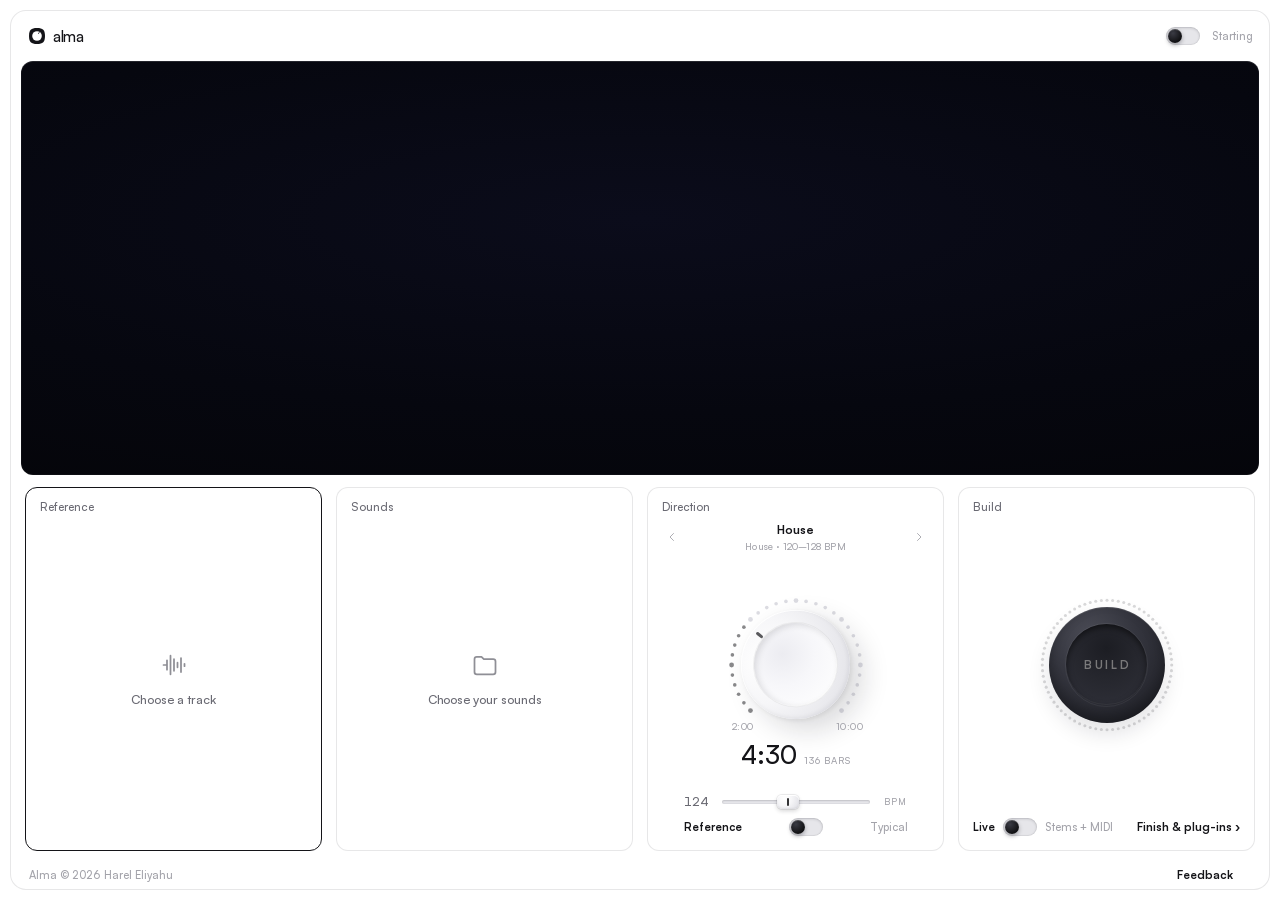
<file: flow/ui/index.html>
<!doctype html>
<html lang="en" data-theme="light">
<head>
<meta charset="utf-8">
<meta name="viewport" content="width=device-width, initial-scale=1">
<title>Alma</title>
<script>try{ const t=localStorage.getItem('flow-theme'); if(t==='dark'||t==='light') document.documentElement.dataset.theme=t; }catch(e){}</script>
<link rel="stylesheet" href="fonts/fonts.css?satoshi">
<style>
  :root { --beat:2.6s; --mono:"Satoshi",-apple-system,system-ui,sans-serif; --ease:cubic-bezier(.2,.8,.2,1); --spring:cubic-bezier(.3,1.25,.4,1);
          --c-ref:#2BB8D6; --c-snd:#E0588F; --c-dir:#6F6CE0; --c-bld:#D9A520; --acc:#5C5BE0; --acc-rgb:92,91,224;
          --d-bg:#06070A; --d-ink:#EDEEF3; --d-sec:#8A8C99; --d-mut:#4A4C58; --d-line:rgba(255,255,255,.07); --d-well:#0D0E13; }
  :root, :root[data-theme=light] { color-scheme:light; --bg:#FFFFFF; --dev:#FFFFFF; --mod:#FFFFFF; --mod2:#FFFFFF; --hdr:#141519; --hdr-ink:#F3F3F6; --ink:#141418; --sec:#6A6A73; --mut:#A3A3AA;
          --line:rgba(20,20,30,.1); --line2:rgba(20,20,30,.06); --ctrl:#F3F3F6; --knob-a:#FFFFFF; --knob-b:#ECECF0; --knob-c:#CFCFD5; --tick:#DCDCE2;
          --shadow:none; --btn:#141418; --btn-ink:#FFFFFF; --led-off:#2C2D36; --ok:#2E8B5F; --warn:#B07A14; --err:#C0392B; }
  :root[data-theme=dark] { color-scheme:dark; --bg:#07070A; --dev:#121216; --mod:#1A1A20; --mod2:#15151A; --hdr:#0B0B0F; --hdr-ink:#F3F3F6; --ink:#F2F2F5; --sec:#9C9CA7; --mut:#5A5A66;
          --line:rgba(255,255,255,.08); --line2:rgba(255,255,255,.05); --ctrl:#111116; --knob-a:#3C3D47; --knob-b:#24252C; --knob-c:#111217; --tick:#2A2B33;
          --shadow:0 30px 70px rgba(0,0,0,.7), 0 0 0 1px rgba(255,255,255,.04); --acc:#7B79EC; --acc-rgb:123,121,236; --btn:#F2F2F5; --btn-ink:#0B0B0F; --led-off:#26272F; --ok:#4CD39B; --warn:#E8B04B; --err:#FF7070; }
  * { box-sizing:border-box; }
  body { font-variant-numeric:tabular-nums; }
  html, body { height:100%; margin:0; overflow:hidden; background:var(--bg); color:var(--ink); font-family:"Satoshi",-apple-system,system-ui,"Segoe UI",sans-serif; font-size:13.5px; -webkit-font-smoothing:antialiased; transition:background .35s; }
  button, input, select { font-family:inherit; color:inherit; }
  button { cursor:pointer; }
  button:disabled { cursor:default; }
  .hidden { display:none !important; }
  ::-webkit-scrollbar { width:8px; } ::-webkit-scrollbar-thumb { background:rgba(128,128,140,.35); border-radius:8px; }
  @media (prefers-reduced-motion:reduce) { *,*::before,*::after { animation-duration:.01ms !important; transition-duration:.01ms !important; } }

  /* ---------- the device ---------- */
  .dev { position:absolute; inset:10px; margin:auto; max-width:1480px; max-height:940px; border-radius:16px; background:var(--dev); box-shadow:var(--shadow); border:1px solid var(--line); display:grid; grid-template-rows:50px minmax(190px,1fr) clamp(330px,44%,400px) 28px; overflow:hidden; transition:background .35s, border-color .35s; }
  .bar { display:flex; align-items:center; gap:14px; padding:0 16px 0 18px; }
  .brand { display:flex; align-items:center; gap:8px; font-weight:500; letter-spacing:-.02em; font-size:15px; }
  .brand .mark { display:block; }
  @keyframes bars { 0%,100% { opacity:.55; } 50% { opacity:1; } }
  .sess { flex:1; text-align:center; font:500 11.5px var(--mono); color:var(--sec); letter-spacing:.02em; white-space:nowrap; overflow:hidden; text-overflow:ellipsis; }
  .sess b { color:var(--ink); font-weight:600; }
  .right { display:flex; align-items:center; gap:10px; }
  .chip.upd { border-color:color-mix(in srgb, var(--acc) 60%, transparent); }
  .chip.upd i { width:6px; height:6px; border-radius:50%; background:var(--acc); box-shadow:0 0 6px var(--acc); }
  .chip.upd.busy { cursor:default; } .chip.upd.busy i { animation:pulse 1.2s ease-in-out infinite; }
  .chip.upd.req { border-color:var(--warn); } .chip.upd.req i { background:var(--warn); box-shadow:0 0 6px var(--warn); }
  @keyframes pulse { 50% { opacity:.3; } }
  .chip { height:28px; padding:0 10px 0 9px; border-radius:8px; border:1px solid var(--line); background:var(--mod); font-size:11.5px; font-weight:600; display:inline-flex; align-items:center; gap:7px; transition:border-color .2s, transform .2s var(--ease); }
  .chip:hover { border-color:var(--ink); transform:translateY(-1px); }
  .chip svg { stroke:var(--ink); }
  .lic { font-size:11px; font-weight:500; color:var(--mut); }
  .tsw { width:52px; height:28px; border-radius:8px; border:1px solid var(--line); background:var(--ctrl); position:relative; padding:0; }
  .tsw i { position:absolute; top:3px; left:3px; width:22px; height:20px; border-radius:6px; background:var(--mod); box-shadow:0 1px 3px rgba(0,0,0,.18); transition:transform .3s var(--spring); }
  :root[data-theme=dark] .tsw i { transform:translateX(24px); }
  .tsw svg { position:absolute; top:7px; width:14px; height:14px; stroke:var(--mut); fill:none; stroke-width:1.8; stroke-linecap:round; stroke-linejoin:round; transition:stroke .3s; }
  .tsw .sun { left:7px; } .tsw .moon { right:7px; }
  :root[data-theme=light] .tsw .sun, :root[data-theme=dark] .tsw .moon { stroke:var(--ink); }

  /* ---------- the display ---------- */
  .disp { margin:0 10px; border-radius:12px; background:linear-gradient(180deg,#0F1015 0%,#08090C 55%,#06070A 100%); position:relative; overflow:hidden; color:var(--d-ink); box-shadow:inset 0 1px 0 rgba(255,255,255,.09), inset 0 0 0 1px rgba(255,255,255,.03); }
  .dv { position:absolute; inset:0; padding:16px 18px; display:none; }
  .dv.on { display:block; animation:dvin .55s var(--ease) both; }
  @keyframes dvin { from { clip-path:inset(0 0 0 100%); opacity:.6; } to { clip-path:inset(0 0 0 0); opacity:1; } }
  .dv canvas.full { position:absolute; inset:0; width:100%; height:100%; }
  .dv .cap { position:absolute; left:18px; bottom:14px; font:500 10.5px var(--mono); color:var(--d-mut); letter-spacing:.12em; text-transform:uppercase; }
  .dv .cap b { color:var(--d-sec); font-weight:500; }
  .dv .capr { left:auto; right:18px; }
  .dvhead { display:flex; align-items:baseline; justify-content:space-between; gap:14px; margin-bottom:10px; }
  .dvhead .t { font-size:13px; font-weight:600; letter-spacing:-.01em; }
  .tl .dvhead { margin-bottom:8px; } .tl .dvhead .t { font-size:12.5px; } .tl .dvhead .r { font-size:11.5px; }
  .dvhead .t small { font:500 11px var(--mono); color:var(--d-sec); margin-left:10px; letter-spacing:.02em; }
  .dvhead .r { font:500 11px var(--mono); color:var(--d-sec); }
  .dvhead .r b { color:var(--d-ink); font-weight:600; }
  .dvhead .r .dbtn.sw { height:24px; padding:0 10px; font-size:11px; border-color:rgba(255,255,255,.3); color:var(--d-ink); cursor:pointer; }
  .dvhead .r .dbtn.sw:hover { background:rgba(255,255,255,.08); }
  .seq { position:absolute; left:50%; top:50%; transform:translate(-50%,-50%); display:grid; grid-template-columns:44px repeat(16,18px); gap:5px; }
  .seq .rn { font:500 10px var(--mono); color:var(--d-mut); }
  .seq .c { height:12px; border-radius:2px; background:#121319; transition:background .12s, box-shadow .12s; }
  .seq .c.g { background:#191A22; } .seq .c.on { background:#3A2A4A; } .seq .c.on.now { background:var(--acc); box-shadow:0 0 12px var(--acc); } .seq .c.now:not(.on) { background:#24252F; }
  .kit { display:flex; flex-direction:column; gap:7px; max-width:520px; }
  .kit .kr { display:grid; grid-template-columns:92px 1fr 40px; align-items:center; gap:12px; font-size:11.5px; color:var(--d-sec); }
  .kit .kr b { font:500 11px var(--mono); color:var(--d-ink); text-align:right; }
  .kit .kb { height:6px; border-radius:3px; background:#15161D; overflow:hidden; }
  .kit .kb i { display:block; height:100%; background:var(--acc); box-shadow:0 0 10px rgba(var(--acc-rgb),.6); transform-origin:left; transform:scaleX(0); animation:grow .7s var(--ease) forwards; animation-delay:var(--d,0ms); border-radius:3px; }
  @keyframes grow { to { transform:scaleX(1); } }
  .dgrid { display:grid; gap:2px 3px; align-items:center; font:500 10.5px var(--mono); }
  .dgrid .h { color:var(--d-sec); text-align:center; padding-bottom:4px; white-space:nowrap; overflow:hidden; text-overflow:ellipsis; }
  .dgrid .h small { display:block; color:var(--d-mut); font-size:9.5px; margin-top:1px; }
  .dgrid .h.hi { color:var(--acc); }
  .dgrid .rl { color:var(--d-sec); padding-right:10px; white-space:nowrap; font-family:"Satoshi",sans-serif; font-size:10.5px; line-height:1; }
  .dgrid .rl.v { color:var(--d-ink); }
  .dgrid .cell { height:7px; border-radius:2px; background:#111218; transition:background .3s, box-shadow .3s; }
  .dgrid .cell.on { background:var(--acc); box-shadow:0 0 10px rgba(var(--acc-rgb),.45); animation:cellin .4s var(--spring) both; animation-delay:var(--d,0ms); }
  .dgrid .cell.v.on { background:var(--d-ink); box-shadow:none; }
  @keyframes cellin { from { transform:scaleY(.2); opacity:.4; } to { transform:none; opacity:1; } }
  .fin { display:grid; grid-template-columns:1.15fr 1fr; gap:48px; height:100%; overflow:auto; padding:4px 6px 0; }
  .fgrid { display:flex; flex-direction:column; }
  .fcell { display:flex; align-items:center; gap:16px; padding:9px 2px; border:0; border-top:1px solid var(--d-line); background:transparent; cursor:pointer; text-align:left; color:var(--d-ink); transition:opacity .2s; }
  .fcell:first-child { border-top:0; }
  .fcell:hover .k { color:#fff; }
  .fcell:not(.on) .k { color:var(--d-sec); }
  .fcell .body { flex:1; min-width:0; }
  .fcell .k { font-size:12.5px; font-weight:500; letter-spacing:-.01em; transition:color .2s; }
  .fcell .h { font:500 10px var(--mono); color:var(--d-mut); margin-top:2px; white-space:nowrap; overflow:hidden; text-overflow:ellipsis; letter-spacing:.02em; }
  .psel { display:flex; align-items:center; gap:2px; background:transparent; border:1px solid rgba(255,255,255,.1); border-radius:8px; padding:2px; margin-top:8px; }
  .psel .arr { width:26px; height:28px; border:0; background:transparent; color:var(--d-sec); border-radius:6px; display:flex; align-items:center; justify-content:center; }
  .psel .arr:hover { background:rgba(255,255,255,.06); color:var(--d-ink); }
  .psel .arr svg { width:11px; height:11px; stroke:currentColor; fill:none; stroke-width:2.2; stroke-linecap:round; stroke-linejoin:round; }
  .psel .mid { flex:1; text-align:center; min-width:0; font-size:12px; font-weight:600; white-space:nowrap; overflow:hidden; text-overflow:ellipsis; }
  .psel .mid small { display:block; font:500 9px var(--mono); color:var(--d-mut); letter-spacing:.12em; text-transform:uppercase; margin-top:2px; }
  .prow { display:flex; align-items:center; gap:8px; }
  .prow .psel { flex:1; }
  .fin h3 { margin:0 0 10px; font:500 10px var(--mono); letter-spacing:.16em; color:var(--d-mut); text-transform:uppercase; }
  .frow { display:flex; align-items:center; gap:14px; padding:10px 0 14px; border-top:1px solid var(--d-line); }
  .frow:first-of-type { border-top:0; }
  .frow .k { font-size:12.5px; font-weight:500; } .frow .h { font:500 10px var(--mono); color:var(--d-mut); margin-top:2px; line-height:1.4; }
  .frow .body { flex:1; min-width:0; }
  .sw { width:28px; height:16px; border-radius:999px; background:#2A2B34; position:relative; flex:0 0 28px; padding:0; border:0; transition:background .25s; pointer-events:none; }
  .sw::after { content:""; position:absolute; top:2px; left:2px; width:12px; height:12px; border-radius:50%; background:#fff; opacity:.6; transition:transform .25s var(--spring), opacity .25s; }
  .sw.on { background:var(--acc); } .sw.on::after { transform:translateX(12px); opacity:1; }
  .dsel { width:100%; font-size:12px; padding:7px 9px; border-radius:8px; border:1px solid rgba(255,255,255,.1); background:var(--d-well); color:var(--d-ink); outline:none; }
  .dbtn { height:28px; padding:0 11px; border-radius:7px; border:1px solid rgba(255,255,255,.12); background:transparent; color:var(--d-ink); font-size:11.5px; font-weight:600; }
  .dbtn:hover { border-color:rgba(255,255,255,.35); }
  .dmsg { font:500 11px var(--mono); color:var(--d-sec); margin-top:8px; line-height:1.5; }
  .gate { max-width:420px; margin:28px auto 0; text-align:center; }
  .gate h2 { font-size:18px; margin:0 0 6px; } .gate p { color:var(--d-sec); margin:0 0 16px; font-size:12.5px; line-height:1.5; }
  .gate .in { display:flex; gap:8px; }
  .gate.lic { max-width:520px; margin-top:36px; text-align:left; }
  .gate.lic .mark { width:34px; height:34px; margin-bottom:18px; }
  .gate.lic h2 { font-size:22px; letter-spacing:-.02em; margin:0 0 8px; } .gate.lic p { text-align:left; font-size:13px; margin:0 0 20px; }
  .gate.lic textarea { min-height:72px; font:500 12.5px/1.45 ui-monospace, Menlo, monospace; word-break:break-all; resize:none; }
  .gate.lic .row { display:flex; gap:10px; align-items:center; margin-top:4px; }
  .gate.lic .row .sp { flex:1; }
  .gate.lic .facts { display:grid; grid-template-columns:auto 1fr; gap:8px 18px; font-size:12.5px; margin:0 0 22px; }
  .gate.lic .facts span:nth-child(odd) { color:var(--d-sec); } .gate.lic .facts b { font-weight:500; color:var(--d-ink); }
  .gate.lic .dbtn.primary { background:var(--d-ink); color:var(--d-bg, #0B0B0D); border-color:var(--d-ink); } .gate.fb { max-width:520px; text-align:left; } .gate.fb h2, .gate.fb p { text-align:left; }
  .gate textarea { width:100%; resize:vertical; min-height:96px; font:400 13px/1.5 "Satoshi",sans-serif; padding:10px 12px; border-radius:8px; border:1px solid rgba(255,255,255,.12); background:var(--d-well); color:var(--d-ink); outline:none; margin-bottom:10px; }
  .gate textarea:focus { border-color:rgba(255,255,255,.3); } .gate .fbrow { display:flex; gap:8px; align-items:center; } .gate .fbrow .sp { flex:1; } .gate input { flex:1; font:500 13px var(--mono); padding:9px 12px; border-radius:8px; border:1px solid rgba(255,255,255,.12); background:var(--d-well); color:var(--d-ink); outline:none; }

  /* the arrangement view (lives in the display) */
  .tl { position:relative; height:100%; display:flex; flex-direction:column; }
  .tl .plot { position:relative; flex:1; margin-left:110px; cursor:crosshair; touch-action:none; user-select:none; -webkit-user-select:none; display:flex; flex-direction:column; min-height:0; }
  .tl .plot::before { content:""; position:absolute; left:0; right:0; top:0; bottom:18px; pointer-events:none; background:repeating-linear-gradient(90deg, rgba(255,255,255,.05) 0 1px, transparent 1px 12.5%); }
  .tl .curvewrap { position:relative; flex:1; min-height:56px; }
  .tl .curvewrap.wipe { clip-path:inset(0 100% 0 0); transition:clip-path 1.1s var(--ease) .1s; } .tl .curvewrap.wipe.go { clip-path:inset(0 0 0 0); }
  .tl .curvewrap canvas { position:absolute; inset:0; width:100%; height:100%; }
  .tl .curvewrap svg { position:absolute; inset:0; width:100%; height:100%; display:block; overflow:visible; filter:drop-shadow(0 0 6px rgba(var(--acc-rgb),.55)); }
  .tl .curve .line { fill:none; stroke:var(--tlc, #B9B0FF); stroke-width:1.6; vector-effect:non-scaling-stroke; stroke-linejoin:round; stroke-linecap:round; }
  .tl .curve .area { fill:url(#ag); }
  .tl .band { position:relative; height:6px; margin-top:10px; }
  .tl .seg { position:absolute; top:0; bottom:0; border-radius:3px; background:#E9EAF0; transform-origin:left center; transform:scaleX(0); animation:grow .75s var(--ease) forwards; }
  .tl .seg.hi { background:var(--tlc, #8B7CFF); box-shadow:0 0 10px rgba(var(--acc-rgb),.5); } .tl .seg.lo { background:#2A2B36; }
  .tl .names { position:relative; height:30px; margin-top:8px; }
  .tl .names > div { position:absolute; top:0; white-space:nowrap; font-size:12px; font-weight:600; color:var(--d-ink); opacity:0; animation:rise .5s var(--ease) forwards; }
  .tl .names > div.hi { color:var(--tlc, #B9B0FF); }
  .tl .names small { display:block; font:500 10.5px var(--mono); color:var(--d-mut); margin-top:2px; }
  @keyframes rise { from { opacity:0; transform:translateY(6px);} to { opacity:1; transform:none;} }
  .tl .lanes { display:flex; flex-direction:column; gap:8px; margin-top:6px; }
  .tl .lane { position:relative; height:6px; opacity:0; animation:rise .45s var(--ease) forwards; }
  .tl .lane .ln { position:absolute; left:-110px; top:50%; transform:translateY(-50%); width:96px; font-size:11.5px; font-weight:500; color:var(--d-mut); white-space:nowrap; transition:color .18s; }
  .tl .lane .tr { position:absolute; inset:0; } .tl .lane .tr::before { content:""; position:absolute; left:0; right:0; top:50%; height:1px; background:rgba(255,255,255,.05); }
  .tl .lane.act .ln { color:var(--d-ink); font-weight:600; }
  .tl .blk { position:absolute; top:0; height:6px; border-radius:2px; background:var(--tlc, #8B7CFF); box-shadow:0 0 8px rgba(var(--acc-rgb),.5); transform-origin:left center; transform:scaleX(0); }
  .tl .blk.on { animation:grow .65s var(--ease) forwards; }
  .tl .blk.k { background:#F2F2F6; box-shadow:0 0 8px rgba(255,255,255,.35); } .tl .blk.q { background:#2E2F3C; box-shadow:none; } .tl .blk.swp { background:#D9D4FF; box-shadow:0 0 8px rgba(217,212,255,.7); }
  .tl .blk.v { background:transparent; border:1px solid #F2F2F6; box-shadow:none; }
  .tl .blk.hit { width:2px; border-radius:1px; background:#fff; box-shadow:0 0 6px rgba(255,255,255,.7); }
  .tl .ticks { position:relative; height:18px; margin-top:8px; border-top:1px solid rgba(255,255,255,.08); opacity:0; animation:fadein .6s ease .8s forwards; }
  @keyframes fadein { to { opacity:1; } }
  .tl .ticks i { position:absolute; top:-1px; width:1px; height:4px; background:rgba(255,255,255,.22); }
  .tl .ticks span { position:absolute; top:6px; font:500 10.5px var(--mono); color:var(--d-mut); transform:translateX(-50%); }
  .tl .veil { position:absolute; top:-6px; bottom:-6px; left:0; right:0; background:rgba(6,7,10,.76); pointer-events:none; opacity:0; }
  .tl .ph { position:absolute; top:-6px; bottom:-6px; width:1px; margin-left:-.5px; background:#fff; box-shadow:0 0 10px 1px rgba(255,255,255,.6); pointer-events:none; opacity:0; transition:opacity .15s; }
  .tl .ph .phl { position:absolute; bottom:-3px; left:50%; transform:translateX(-50%); background:#fff; color:#06070A; font:600 9.5px var(--mono); padding:2px 5px; border-radius:3px; white-space:nowrap; }
  .tl .dot { position:absolute; width:9px; height:9px; margin:-4.5px 0 0 -4.5px; border-radius:50%; background:#fff; border:2px solid var(--tlc, #8B7CFF); box-shadow:0 0 12px var(--tlc, #8B7CFF); opacity:0; pointer-events:none; transition:opacity .15s; }
  .tl .skel { flex:1; border-radius:8px; background:linear-gradient(90deg,#0B0C12 0 40%,#13141C 50%,#0B0C12 60% 100%); background-size:250% 100%; animation:shimmer 1.8s ease-in-out infinite; }
  @keyframes shimmer { from { background-position:150% 0; } to { background-position:-50% 0; } }
  .bhead { display:flex; align-items:center; gap:18px; margin-bottom:12px; min-height:26px; }
  .phases { display:none; gap:18px; font:500 10.5px var(--mono); color:var(--d-mut); letter-spacing:.08em; text-transform:uppercase; }
  .phases span { position:relative; padding-bottom:7px; transition:color .3s; }
  .phases span::after { content:""; position:absolute; left:0; right:0; bottom:0; height:2px; border-radius:1px; background:#181920; }
  .phases .done { color:var(--d-sec); } .phases .done::after { background:var(--acc); }
  .phases .act { color:var(--d-ink); } .phases .act::after { background:linear-gradient(90deg,#181920 0 26%,var(--acc) 26% 74%,#181920 74% 100%); background-size:260% 100%; animation:slide 1.3s linear infinite; box-shadow:0 0 8px rgba(var(--acc-rgb),.5); }
  .phases .err { color:var(--err); } .phases .err::after { background:var(--err); }
  @keyframes slide { from { background-position:130% 0; } to { background-position:-30% 0; } }
  .tp { display:flex; align-items:center; gap:8px; }
  .tbtn { width:26px; height:26px; border-radius:50%; border:1px solid rgba(255,255,255,.18); background:transparent; color:var(--d-ink); display:flex; align-items:center; justify-content:center; padding:0; transition:background .2s, border-color .2s; }
  .tbtn:disabled { opacity:.35; } .tbtn:hover:not(:disabled) { border-color:rgba(255,255,255,.4); } .tbtn.on { background:var(--d-ink); color:var(--d-bg); border-color:var(--d-ink); }
  .tbtn svg { width:10px; height:10px; fill:currentColor; }
  .tbtn .pause { display:none; } .tbtn.on .play { display:none; } .tbtn.on .pause { display:block; }
  .ptime { font:500 11px var(--mono); color:var(--d-sec); font-variant-numeric:tabular-nums; min-width:92px; }
  .kit2 { display:grid; grid-template-columns:1fr 1fr; gap:0 28px; }
  .krow { display:grid; grid-template-columns:78px minmax(0,1fr) 36px 20px 20px 22px; align-items:center; gap:6px; height:25px; border-top:1px solid var(--d-line); }
  .krow:nth-child(-n+2) { border-top:0; }
  .krow .kl { font-size:11px; color:var(--d-sec); white-space:nowrap; } .krow.ov .kl { color:var(--d-ink); }
  .krow .kn { font-size:11.5px; font-weight:500; white-space:nowrap; overflow:hidden; text-overflow:ellipsis; }
  .krow .kc { font:500 9.5px var(--mono); color:var(--d-mut); text-align:right; }
  .kb { width:20px; height:20px; border-radius:5px; border:1px solid rgba(255,255,255,.12); background:transparent; color:var(--d-sec); display:flex; align-items:center; justify-content:center; padding:0; transition:border-color .15s, color .15s; }
  .kb:hover { color:var(--d-ink); border-color:rgba(255,255,255,.35); } .kb.on { color:var(--d-bg); background:var(--d-ink); border-color:var(--d-ink); } .kb:disabled { opacity:.3; }
  .kb svg { width:9px; height:9px; stroke:currentColor; fill:none; stroke-width:2.4; stroke-linecap:round; stroke-linejoin:round; } .kb svg.f { fill:currentColor; stroke:none; }
  .statusline { flex:1; font-size:12px; font-weight:500; color:var(--d-sec); white-space:nowrap; overflow:hidden; text-overflow:ellipsis; text-align:right; }
  .meter { display:flex; gap:2px; align-items:flex-end; height:16px; opacity:0; transition:opacity .4s; }
  .building .meter { opacity:1; }
  .building .phases, .stopped .phases { display:flex; }
  .meter i { width:3px; height:100%; border-radius:1px; background:var(--acc); transform-origin:bottom; transform:scaleY(.12); }
  .building .meter i { animation:vu 1s ease-in-out infinite; }
  @keyframes vu { 0%,100% { transform:scaleY(.14);} 50% { transform:scaleY(var(--m,.9));} }
  .stop { position:absolute; inset:16px 18px; display:flex; flex-direction:column; justify-content:center; gap:10px; max-width:560px; }
  .stop .t { font-size:16px; font-weight:600; } .stop .m { font-size:12.5px; color:var(--d-sec); line-height:1.55; }
  .note { font:500 10.5px var(--mono); color:var(--d-mut); margin-top:6px; line-height:1.5; }
  .log { position:absolute; inset:16px 18px; font:11px var(--mono); color:var(--d-sec); background:var(--d-bg); overflow:auto; white-space:pre-wrap; line-height:1.55; }

  /* ---------- the deck ---------- */
  .deck { display:grid; grid-template-columns:repeat(4,1fr); gap:8px; padding:10px; min-height:0; }
  .deck.locked { opacity:.35; pointer-events:none; filter:grayscale(1); }
  .mod { background:var(--mod2); border:1px solid var(--line); border-radius:12px; overflow:hidden; display:flex; flex-direction:column; min-height:0; box-shadow:0 1px 2px rgba(20,20,30,.03); transition:background .35s, border-color .3s, box-shadow .3s; }
  .mod.act { border-color:color-mix(in srgb, var(--acc) 45%, var(--line)); }
  .mod .mb .frow2 { padding:0 1px; }
  .mh { height:38px; flex:0 0 38px; background:transparent; color:var(--ink); display:flex; align-items:center; gap:8px; padding:0 13px; position:relative; border-bottom:1px solid var(--line); transition:border-color .3s; }
  .mod.act .mh { border-bottom-color:color-mix(in srgb, var(--acc) 70%, transparent); }
  .led { width:6px; height:6px; border-radius:50%; background:var(--tick); flex:0 0 6px; order:2; margin-left:2px; transition:background .3s; }
  .led.on { background:var(--mc); animation:beat var(--beat) ease-in-out infinite; }
  .led.work { background:var(--mc); animation:beat calc(var(--beat) / 2) ease-in-out infinite; }
  .led.err { background:var(--err); animation:none; }
  @keyframes beat { 0%,100% { opacity:.45; } 18% { opacity:1; } }
  .num, .led { display:none; }
  .mn { font-size:13px; font-weight:600; letter-spacing:-.01em; color:var(--ink); }
  .frow2 { display:flex; align-items:center; gap:10px; min-height:28px; }
  .fname { flex:1; min-width:0; }
  .fname b { display:block; font-size:12px; font-weight:600; white-space:nowrap; overflow:hidden; text-overflow:ellipsis; letter-spacing:-.01em; }
  .fname small { display:block; font:500 9.5px var(--mono); color:var(--mut); margin-top:2px; white-space:nowrap; overflow:hidden; text-overflow:ellipsis; letter-spacing:.02em; }
  .fname.empty b { color:var(--sec); font-weight:500; }
  .sb.pri { background:var(--btn); color:var(--btn-ink); border-color:transparent; padding:0 12px; }
  .sb.pri:hover { border-color:transparent; filter:brightness(1.12); }
  .next { animation:nextring var(--beat) ease-out infinite; }
  @keyframes nextring { 0% { box-shadow:0 0 0 0 color-mix(in srgb, var(--acc) 55%, transparent); } 100% { box-shadow:0 0 0 9px color-mix(in srgb, var(--acc) 0%, transparent); } }
  .big button.next { animation:nextring var(--beat) ease-out infinite, none; }
  .ro.big .v.dim, .ro.sm .v.dim { color:var(--mut); }
  .ms { margin-left:auto; font-size:11.5px; font-weight:500; color:var(--mut); white-space:nowrap; transition:color .3s; }
  .ms.work { color:var(--acc); } .ms.err { color:var(--err); }
  .mb { flex:1; min-height:0; padding:10px 12px 12px; display:flex; flex-direction:column; gap:8px; }
  .pad { flex:1; min-height:0; border:1px solid var(--line); border-radius:10px; background:var(--mod2); display:flex; flex-direction:column; align-items:center; justify-content:center; gap:7px; text-align:center; padding:12px; transition:border-color .2s, transform .25s var(--spring), background .2s; }
  .pad:hover { border-color:var(--acc); transform:translateY(-2px); }
  .pad:active { transform:scale(.985); }
  .pad svg { stroke:var(--acc); fill:none; stroke-width:1.8; stroke-linecap:round; stroke-linejoin:round; filter:drop-shadow(0 0 6px color-mix(in srgb, var(--acc) 70%, transparent)); margin-bottom:4px; }
  .pad .t { font-size:13px; font-weight:600; letter-spacing:-.01em; } .pad .s { font-size:10.5px; color:var(--sec); line-height:1.45; max-width:200px; }
  .well { flex:1; min-height:0; display:flex; flex-direction:column; justify-content:space-between; background:var(--mod); border:1px solid var(--line); border-radius:10px; padding:12px 12px 10px; box-shadow:0 1px 2px rgba(20,20,30,.04), 0 10px 24px rgba(20,20,30,.07); }
  :root[data-theme=dark] .well { background:var(--ctrl); box-shadow:inset 0 2px 6px rgba(0,0,0,.5); }
  .mini { flex:1; min-height:36px; width:100%; display:block; margin:8px 0 0; }
  .hero { display:flex; align-items:baseline; gap:9px; }
  .hero .v { font:500 38px var(--mono); letter-spacing:-.04em; line-height:1; font-variant-numeric:tabular-nums; }
  .hero .u { font:500 9.5px var(--mono); color:var(--mut); letter-spacing:.14em; text-transform:uppercase; }
  .grid4 { display:grid; grid-template-columns:repeat(4,1fr); gap:6px; margin-top:10px; padding-top:9px; border-top:1px solid var(--line); }
  .grid4 .v { font:500 13px var(--mono); letter-spacing:-.02em; font-variant-numeric:tabular-nums; white-space:nowrap; }
  .grid4 .l { font:500 8.5px var(--mono); color:var(--mut); letter-spacing:.12em; text-transform:uppercase; margin-top:3px; }
  .v.dim { color:var(--mut); }
  .ros { display:grid; grid-template-columns:1fr 1fr; gap:10px 8px; }
  .ro .v { font:500 30px var(--mono); letter-spacing:-.04em; line-height:1; font-variant-numeric:tabular-nums; }
  .ro.big .v { font-size:34px; }
  .ro .l { font:500 9.5px var(--mono); color:var(--mut); letter-spacing:.14em; text-transform:uppercase; margin-top:5px; }
  .ro.sm .v { font-size:17px; }
  .file { font-size:11.5px; font-weight:600; white-space:nowrap; overflow:hidden; text-overflow:ellipsis; }
  .file small { display:block; font:500 10px var(--mono); color:var(--mut); margin-top:2px; font-weight:500; overflow:hidden; text-overflow:ellipsis; }
  .mrow { display:flex; align-items:center; justify-content:flex-end; gap:14px; margin-top:auto; min-height:22px; }
  .ta { background:none; border:0; padding:0; font-size:11.5px; font-weight:600; color:var(--ink); cursor:pointer; transition:opacity .15s; }
  .ta:hover { opacity:.6; } .ta:disabled { color:var(--mut); opacity:1; cursor:default; } .ta.on { color:var(--acc); }
  .subj { justify-content:space-between; gap:4px; }
  .subj .fname { text-align:center; }
  .arr2 { width:24px; height:24px; flex:0 0 24px; border:0; background:transparent; color:var(--mut); border-radius:6px; display:flex; align-items:center; justify-content:center; padding:0; transition:color .15s, background .15s; }
  .arr2:hover { color:var(--ink); background:var(--ctrl); }
  .arr2 svg { width:11px; height:11px; stroke:currentColor; fill:none; stroke-width:2.2; stroke-linecap:round; stroke-linejoin:round; }
  .fname small.off { color:var(--warn); }
  .fname.wrap b, .fname.wrap small { white-space:normal; line-height:1.4; }
  .well { position:relative; }
  .well.dir { justify-content:space-between; }
  .well.dir .knob { align-self:center; }
  .fname.wrap small.clamp { display:-webkit-box; -webkit-line-clamp:2; -webkit-box-orient:vertical; overflow:hidden; }
  .mini.hit { cursor:pointer; }
  .tip { position:absolute; left:0; top:0; pointer-events:none; background:var(--ink); color:var(--mod); font-size:10.5px; font-weight:500; padding:3px 7px; border-radius:6px; white-space:nowrap; transform:translate(-50%,-135%); opacity:0; transition:opacity .12s; z-index:3; }
  .lk { background:none; border:0; padding:0; font-size:11px; font-weight:600; color:var(--sec); text-decoration:underline; text-underline-offset:3px; }
  .lk:hover { color:var(--ink); }
  .sb { height:26px; padding:0 10px; border-radius:7px; border:1px solid var(--line); background:var(--mod); font-size:11px; font-weight:600; transition:border-color .2s, transform .2s var(--ease); white-space:nowrap; }
  .sb:hover { border-color:var(--ink); } .sb:active { transform:scale(.97); }
  .in { height:26px; width:60px; font:500 12px var(--mono); padding:0 8px; border-radius:7px; border:1px solid var(--line); background:var(--ctrl); color:var(--ink); outline:none; text-align:right; }
  .in:focus { border-color:var(--acc); }
  .in::placeholder { color:var(--mut); }
  .leds { display:flex; justify-content:space-between; margin-top:10px; padding-top:10px; border-top:1px solid var(--line); }
  .rl { display:flex; flex-direction:column; align-items:center; gap:5px; font:500 8.5px var(--mono); letter-spacing:.08em; color:var(--mut); transition:color .3s; }
  .rl i { width:6px; height:6px; border-radius:50%; background:var(--led-off); opacity:.45; }
  .rl.on { color:var(--ink); } .rl.on i { background:var(--acc); box-shadow:0 0 7px var(--acc); opacity:1; }
  .msg { font:500 10px var(--mono); color:var(--sec); line-height:1.45; min-height:0; }
  .msg:empty { display:none; }
  .msg.ok { color:var(--ok); } .msg.warn { color:var(--warn); } .msg.err { color:var(--err); }
  .vrow { display:flex; align-items:center; gap:9px; padding:0 0 0 2px; margin-top:auto; min-height:26px; }
  .vrow svg { stroke:var(--sec); fill:none; stroke-width:1.8; stroke-linecap:round; stroke-linejoin:round; flex:0 0 14px; }
  .vrow.has svg { stroke:var(--acc); }
  .vrow .body { flex:1; min-width:0; font-size:11.5px; font-weight:500; color:var(--mut); white-space:nowrap; overflow:hidden; text-overflow:ellipsis; }
  .vrow.has .body { font:600 11.5px "Satoshi",sans-serif; letter-spacing:-.01em; text-transform:none; color:var(--ink); }
  .vrow .body small { font:500 9.5px var(--mono); color:var(--mut); font-weight:500; margin-left:8px; letter-spacing:.02em; }
  .vrow .x { background:none; border:0; padding:2px; color:var(--mut); display:flex; } .vrow .x:hover { color:var(--err); }
  .sel { border-radius:10px; background:var(--ctrl); border:1px solid var(--line); padding:5px 6px 6px; }
  .sel .row { display:flex; align-items:center; gap:4px; }
  .sel .arr { width:26px; height:26px; border:0; background:transparent; color:var(--sec); display:flex; align-items:center; justify-content:center; border-radius:6px; transition:background .15s, color .15s; }
  .sel .arr:hover { background:var(--mod); color:var(--ink); }
  .sel .arr svg { width:12px; height:12px; stroke:currentColor; fill:none; stroke-width:2.2; stroke-linecap:round; stroke-linejoin:round; }
  .sel .mid { flex:1; text-align:center; min-width:0; }
  .sel .mid .n { font-size:13px; font-weight:600; letter-spacing:-.01em; white-space:nowrap; overflow:hidden; text-overflow:ellipsis; }
  .sel .mid .g { font:500 9.5px var(--mono); color:var(--mut); letter-spacing:.12em; text-transform:uppercase; margin-top:2px; }
  .sel .mid .g.off { color:var(--warn); }
  .sel .dots { display:flex; justify-content:center; gap:5px; margin-top:6px; }
  .sel .dots i { width:4px; height:4px; border-radius:50%; background:var(--tick); transition:background .2s, box-shadow .2s, transform .2s; }
  .sel .dots i.on { background:var(--acc); box-shadow:0 0 6px var(--acc); transform:scale(1.3); }
  .knobwrap { display:flex; flex-direction:column; align-items:center; gap:2px; margin:0; }
  .knob { position:relative; width:100px; height:100px; touch-action:none; cursor:ns-resize; outline:none; -webkit-user-select:none; user-select:none; }
  .knob svg { position:absolute; inset:0; width:100%; height:100%; overflow:visible; }
  .knob .dt { fill:var(--tick); transition:fill .25s; } .knob .dt.lit { fill:var(--acc); }
  .knob .cap { position:absolute; left:15px; top:15px; width:70px; height:70px; border-radius:50%; background:radial-gradient(circle at 38% 28%, #FFFFFF 0%, #F7F7F9 38%, #E7E7EB 78%, #D5D5DB 100%); box-shadow:0 12px 24px rgba(20,20,30,.16), 0 2px 4px rgba(20,20,30,.08), inset 0 1px 0 #fff, inset 0 -4px 8px rgba(20,20,30,.05); transition:transform .45s var(--ease), box-shadow .3s; }
  :root[data-theme=dark] .knob .cap { background:radial-gradient(circle at 38% 28%, #4E4F59 0%, #34353E 40%, #22232A 80%, #17181E 100%); box-shadow:0 12px 24px rgba(0,0,0,.55), 0 2px 4px rgba(0,0,0,.4), inset 0 1px 0 rgba(255,255,255,.14), inset 0 -4px 8px rgba(0,0,0,.35); }
  .knob:hover .cap { box-shadow:0 14px 28px rgba(20,20,30,.2), 0 2px 4px rgba(20,20,30,.08), inset 0 1px 0 #fff, inset 0 -4px 8px rgba(20,20,30,.05); }
  .knob.drag .cap { transition:box-shadow .3s; }
  .knob .pip { position:absolute; left:50%; top:8px; width:6px; height:6px; margin-left:-3px; border-radius:50%; background:var(--acc); box-shadow:0 0 7px var(--acc); }
  .knob .kend { position:absolute; bottom:-2px; font:500 9px var(--mono); color:var(--mut); letter-spacing:.04em; } .knob .kend.l { left:2px; } .knob .kend.r { right:0; }
  .knob:focus-visible .cap { outline:2px solid var(--acc); outline-offset:3px; }
  .knobl { font:500 9.5px var(--mono); color:var(--mut); letter-spacing:.12em; text-transform:uppercase; white-space:nowrap; } .knobl b { color:var(--ink); font-weight:600; font-size:11.5px; letter-spacing:0; }
  .drow { display:flex; align-items:center; gap:6px; }
  .bpmbox { display:flex; align-items:center; gap:5px; } .bpmbox .in { width:46px; height:24px; padding:0 6px; }
  .dl { font:500 9.5px var(--mono); letter-spacing:.1em; text-transform:uppercase; color:var(--mut); }
  .tg.sm { padding:2px; border-radius:7px; } .tg.sm button { height:20px; font-size:10.5px; padding:0 8px; flex:0 0 auto; }
  .tg button:disabled { opacity:.35; }
  .tg { display:flex; background:var(--ctrl); border:1px solid var(--line); border-radius:8px; padding:3px; }
  .tg button { flex:1; border:0; background:transparent; height:24px; border-radius:6px; font-size:11px; font-weight:600; color:var(--sec); transition:all .2s var(--ease); }
  .tg button.on { background:var(--mod); color:var(--ink); box-shadow:0 1px 3px rgba(0,0,0,.14); }
  .hint { font:500 10px var(--mono); color:var(--mut); line-height:1.4; min-height:13px; }
  .hint.ok { color:var(--ok); } .hint.warn { color:var(--warn); } .hint.err { color:var(--err); }
  .fbtn { height:26px; flex:0 0 26px; border-radius:8px; border:1px solid var(--line); background:var(--mod); font-size:11px; font-weight:600; display:flex; align-items:center; justify-content:space-between; padding:0 10px; transition:border-color .2s; }
  .fbtn:hover { border-color:var(--ink); } .fbtn.on { border-color:var(--acc); }
  .fbtn svg { width:12px; height:12px; stroke:currentColor; fill:none; stroke-width:2; }
  .bigwrap { flex:1; display:flex; flex-direction:column; align-items:center; justify-content:center; gap:14px; }
  .big { position:relative; width:140px; height:140px; border-radius:50%; }
  .big .bezel { display:none; }
  .big svg { position:absolute; inset:0; width:100%; height:100%; transform:rotate(-90deg); }
  .big .ring { fill:none; stroke:var(--tick); stroke-width:1.5; }
  :root[data-theme=dark] .big .ring { stroke:rgba(255,255,255,.12); }
  .big .prog { fill:none; stroke:var(--acc); stroke-width:2; stroke-linecap:round; stroke-dasharray:308; stroke-dashoffset:308; opacity:0; transition:stroke-dashoffset .5s var(--ease), opacity .4s; }
  .big.ready .prog, .big.done .prog { stroke-dashoffset:0; opacity:1; }
  .big.ready .prog { animation:ringbeat var(--beat) ease-in-out infinite; }
  .big.working .prog { opacity:1; }
  .big.err .prog { stroke:var(--err); stroke-dashoffset:0; opacity:1; }
  @keyframes ringbeat { 0%,100% { opacity:.45; } 18% { opacity:1; } }
  .big button { position:absolute; inset:11px; border-radius:50%; border:0; background:var(--btn); color:var(--btn-ink); font-size:12px; font-weight:700; letter-spacing:.24em; text-indent:.24em; box-shadow:0 12px 28px rgba(20,20,30,.18), inset 0 1px 0 rgba(255,255,255,.12); transition:transform .18s var(--spring), box-shadow .18s, color .3s; }
  :root[data-theme=dark] .big button { box-shadow:0 12px 28px rgba(0,0,0,.5), inset 0 1px 0 #fff; }
  .big button:hover { transform:translateY(-1px); }
  .big button:active { transform:scale(.97); box-shadow:0 4px 10px rgba(20,20,30,.2); }
  .big button:disabled { transform:none; }
  .big.wait button { color:rgba(255,255,255,.35); box-shadow:0 6px 16px rgba(20,20,30,.1); }
  :root[data-theme=dark] .big.wait button { color:rgba(16,16,20,.35); }
  .big.working button:disabled { color:var(--acc); animation:captext var(--beat) ease-in-out infinite; }
  @keyframes captext { 0%,100% { opacity:.75; } 18% { opacity:1; } }
  .big.next { animation:nextring var(--beat) ease-out infinite; }
  .well.bld { flex:1 1 auto; align-items:center; justify-content:center; padding:10px; }
  .well.bld .big { flex:0 0 auto; transform:none; margin:0; }
  .fname.wrap small.clamp { display:-webkit-box; -webkit-line-clamp:2; -webkit-box-orient:vertical; overflow:hidden; }
  .mini.hit { cursor:pointer; }
  .tip { position:absolute; left:0; top:0; pointer-events:none; background:var(--ink); color:var(--mod); font-size:10.5px; font-weight:500; padding:3px 7px; border-radius:6px; white-space:nowrap; transform:translate(-50%,-135%); opacity:0; transition:opacity .12s; z-index:3; }
  .lk { background:none; border:0; padding:0; font-size:11px; font-weight:600; color:var(--sec); text-decoration:underline; text-underline-offset:3px; }
  .lk:hover { color:var(--ink); }
  .sb { height:26px; padding:0 10px; border-radius:7px; border:1px solid var(--line); background:var(--mod); font-size:11px; font-weight:600; transition:border-color .2s, transform .2s var(--ease); white-space:nowrap; }
  .sb:hover { border-color:var(--ink); } .sb:active { transform:scale(.97); }
  .in { height:26px; width:60px; font:500 12px var(--mono); padding:0 8px; border-radius:7px; border:1px solid var(--line); background:var(--ctrl); color:var(--ink); outline:none; text-align:right; }
  .in:focus { border-color:var(--acc); }
  .in::placeholder { color:var(--mut); }
  .leds { display:flex; justify-content:space-between; margin-top:10px; padding-top:10px; border-top:1px solid var(--line); }
  .rl { display:flex; flex-direction:column; align-items:center; gap:5px; font:500 8.5px var(--mono); letter-spacing:.08em; color:var(--mut); transition:color .3s; }
  .rl i { width:6px; height:6px; border-radius:50%; background:var(--led-off); opacity:.45; }
  .rl.on { color:var(--ink); } .rl.on i { background:var(--acc); box-shadow:0 0 7px var(--acc); opacity:1; }
  .msg { font:500 10px var(--mono); color:var(--sec); line-height:1.45; min-height:0; }
  .msg:empty { display:none; }
  .msg.ok { color:var(--ok); } .msg.warn { color:var(--warn); } .msg.err { color:var(--err); }
  .vrow { display:flex; align-items:center; gap:9px; padding:0 0 0 2px; margin-top:auto; min-height:26px; }
  .vrow svg { stroke:var(--sec); fill:none; stroke-width:1.8; stroke-linecap:round; stroke-linejoin:round; flex:0 0 14px; }
  .vrow.has svg { stroke:var(--acc); }
  .vrow .body { flex:1; min-width:0; font-size:11.5px; font-weight:500; color:var(--mut); white-space:nowrap; overflow:hidden; text-overflow:ellipsis; }
  .vrow.has .body { font:600 11.5px "Satoshi",sans-serif; letter-spacing:-.01em; text-transform:none; color:var(--ink); }
  .vrow .body small { font:500 9.5px var(--mono); color:var(--mut); font-weight:500; margin-left:8px; letter-spacing:.02em; }
  .vrow .x { background:none; border:0; padding:2px; color:var(--mut); display:flex; } .vrow .x:hover { color:var(--err); }
  .sel { border-radius:10px; background:var(--ctrl); border:1px solid var(--line); padding:5px 6px 6px; }
  .sel .row { display:flex; align-items:center; gap:4px; }
  .sel .arr { width:26px; height:26px; border:0; background:transparent; color:var(--sec); display:flex; align-items:center; justify-content:center; border-radius:6px; transition:background .15s, color .15s; }
  .sel .arr:hover { background:var(--mod); color:var(--ink); }
  .sel .arr svg { width:12px; height:12px; stroke:currentColor; fill:none; stroke-width:2.2; stroke-linecap:round; stroke-linejoin:round; }
  .sel .mid { flex:1; text-align:center; min-width:0; }
  .sel .mid .n { font-size:13px; font-weight:600; letter-spacing:-.01em; white-space:nowrap; overflow:hidden; text-overflow:ellipsis; }
  .sel .mid .g { font:500 9.5px var(--mono); color:var(--mut); letter-spacing:.12em; text-transform:uppercase; margin-top:2px; }
  .sel .mid .g.off { color:var(--warn); }
  .sel .dots { display:flex; justify-content:center; gap:5px; margin-top:6px; }
  .sel .dots i { width:4px; height:4px; border-radius:50%; background:var(--tick); transition:background .2s, box-shadow .2s, transform .2s; }
  .sel .dots i.on { background:var(--acc); box-shadow:0 0 6px var(--acc); transform:scale(1.3); }
  .knobwrap { display:flex; flex-direction:column; align-items:center; gap:2px; margin:0; }
  .knob { position:relative; width:100px; height:100px; touch-action:none; cursor:ns-resize; outline:none; -webkit-user-select:none; user-select:none; }
  .knob svg { position:absolute; inset:0; width:100%; height:100%; overflow:visible; }
  .knob .dt { fill:var(--tick); transition:fill .25s; } .knob .dt.lit { fill:var(--acc); }
  .knob .cap { position:absolute; left:15px; top:15px; width:70px; height:70px; border-radius:50%; background:radial-gradient(circle at 38% 28%, #FFFFFF 0%, #F7F7F9 38%, #E7E7EB 78%, #D5D5DB 100%); box-shadow:0 12px 24px rgba(20,20,30,.16), 0 2px 4px rgba(20,20,30,.08), inset 0 1px 0 #fff, inset 0 -4px 8px rgba(20,20,30,.05); transition:transform .45s var(--ease), box-shadow .3s; }
  :root[data-theme=dark] .knob .cap { background:radial-gradient(circle at 38% 28%, #4E4F59 0%, #34353E 40%, #22232A 80%, #17181E 100%); box-shadow:0 12px 24px rgba(0,0,0,.55), 0 2px 4px rgba(0,0,0,.4), inset 0 1px 0 rgba(255,255,255,.14), inset 0 -4px 8px rgba(0,0,0,.35); }
  .knob:hover .cap { box-shadow:0 14px 28px rgba(20,20,30,.2), 0 2px 4px rgba(20,20,30,.08), inset 0 1px 0 #fff, inset 0 -4px 8px rgba(20,20,30,.05); }
  .knob.drag .cap { transition:box-shadow .3s; }
  .knob .pip { position:absolute; left:50%; top:8px; width:6px; height:6px; margin-left:-3px; border-radius:50%; background:var(--acc); box-shadow:0 0 7px var(--acc); }
  .knob .kend { position:absolute; bottom:-2px; font:500 9px var(--mono); color:var(--mut); letter-spacing:.04em; } .knob .kend.l { left:2px; } .knob .kend.r { right:0; }
  .knob:focus-visible .cap { outline:2px solid var(--acc); outline-offset:3px; }
  .knobl { font:500 9.5px var(--mono); color:var(--mut); letter-spacing:.12em; text-transform:uppercase; white-space:nowrap; } .knobl b { color:var(--ink); font-weight:600; font-size:11.5px; letter-spacing:0; }
  .drow { display:flex; align-items:center; gap:6px; }
  .bpmbox { display:flex; align-items:center; gap:5px; } .bpmbox .in { width:46px; height:24px; padding:0 6px; }
  .dl { font:500 9.5px var(--mono); letter-spacing:.1em; text-transform:uppercase; color:var(--mut); }
  .tg.sm { padding:2px; border-radius:7px; } .tg.sm button { height:20px; font-size:10.5px; padding:0 8px; flex:0 0 auto; }
  .tg button:disabled { opacity:.35; }
  .tg { display:flex; background:var(--ctrl); border:1px solid var(--line); border-radius:8px; padding:3px; }
  .tg button { flex:1; border:0; background:transparent; height:24px; border-radius:6px; font-size:11px; font-weight:600; color:var(--sec); transition:all .2s var(--ease); }
  .tg button.on { background:var(--mod); color:var(--ink); box-shadow:0 1px 3px rgba(0,0,0,.14); }
  .hint { font:500 10px var(--mono); color:var(--mut); line-height:1.4; min-height:13px; }
  .hint.ok { color:var(--ok); } .hint.warn { color:var(--warn); } .hint.err { color:var(--err); }
  .fbtn { height:26px; flex:0 0 26px; border-radius:8px; border:1px solid var(--line); background:var(--mod); font-size:11px; font-weight:600; display:flex; align-items:center; justify-content:space-between; padding:0 10px; transition:border-color .2s; }
  .fbtn:hover { border-color:var(--ink); } .fbtn.on { border-color:var(--acc); }
  .fbtn svg { width:12px; height:12px; stroke:currentColor; fill:none; stroke-width:2; }
  .bigwrap { flex:1; display:flex; flex-direction:column; align-items:center; justify-content:center; gap:14px; }
  .bst { font-size:11.5px; font-weight:500; color:var(--ink); text-align:center; min-height:14px; line-height:1.5; max-width:236px; }
  .bsub { font-size:10.5px; color:var(--mut); text-align:center; line-height:1.5; max-width:214px; }
  .acts { display:flex; gap:6px; justify-content:center; flex-wrap:wrap; }
  .foot { display:flex; align-items:center; gap:14px; padding:0 18px; font-size:11px; font-weight:500; color:var(--mut); }
  .foot .sp { flex:1; }
  .foot .st { display:flex; align-items:center; gap:7px; }
  .foot .st i { width:5px; height:5px; border-radius:50%; background:var(--led-off); } .foot .st i.ok { background:var(--ok); box-shadow:0 0 6px var(--ok); } .foot .st i.bad { background:var(--warn); }
</style>
<style id="craft">
  /* flat, hairline, 8px grid */
  :root { --pulse-rgb:20,20,30; } :root[data-theme=dark] { --pulse-rgb:255,255,255; }
  .mod { box-shadow:none; }
  .mb { padding:10px 12px 12px; gap:8px; }
  .well { box-shadow:none; border:1px solid var(--line); padding:12px; border-radius:10px; }
  :root[data-theme=dark] .well { box-shadow:none; background:var(--ctrl); }
  .frow2 { min-height:28px; }
  .mrow { min-height:24px; gap:16px; }
  .dv { padding:16px; }
  /* three text styles per surface */
  .u, .grid4 .l, .dl, .knobl, .rl, .cap, .dvhead .r, .kc, .hint, .kl, .tile .tr { font-family:var(--mono); font-weight:500; letter-spacing:.12em; text-transform:uppercase; }
  .u, .grid4 .l, .dl, .knobl, .rl { font-size:9.5px; color:var(--mut); }
  .cap, .dvhead .r, .kc, .tile .tr { font-size:10px; color:var(--d-mut); }
  .dvhead .r b { color:var(--d-ink); font-weight:500; }
  .dvhead .t { font-size:13px; font-weight:600; letter-spacing:-.01em; }
  .dvhead .t small { font:500 10px var(--mono); letter-spacing:.12em; text-transform:uppercase; color:var(--d-mut); margin-left:10px; }
  .hero .v { font-size:32px; letter-spacing:-.03em; }
  .hero { flex-wrap:wrap; row-gap:2px; } #roUsed { flex-basis:100%; text-align:right; margin-top:-4px; }
  .mini { min-height:56px; }
  .msg { font:500 11px var(--mono); }
  /* the map wins */
  .tl .lane { height:10px; } .tl .blk { height:10px; border-radius:3px; } .tl .blk.v { height:10px; } .tl .lanes { gap:6px; margin-top:8px; }
  .tl .lane .ln { font-size:12px; color:var(--d-sec); font-weight:500; } .tl .lane.act .ln { color:var(--d-ink); font-weight:600; }
  .tl .band { height:8px; margin-top:12px; } .tl .seg { border-radius:4px; }
  .tl .curve .line { stroke-width:2; }
  .tl .names { height:30px; margin-top:8px; }
  .tl .ticks { margin-top:6px; }
  .tl .plot::before { background:repeating-linear-gradient(90deg, rgba(255,255,255,.06) 0 1px, transparent 1px 12.5%); }
  /* one button family, one glyph set */
  .sb:not(.pri) { border:0; background:transparent; padding:0; height:auto; font-size:11.5px; font-weight:600; color:var(--ink); border-radius:0; }
  .sb:not(.pri):hover { opacity:.6; transform:none; }
  .kb { width:22px; height:22px; border:0; background:transparent; color:var(--d-sec); border-radius:6px; }
  .kb:hover { color:var(--d-ink); background:rgba(255,255,255,.08); } .kb.on { background:var(--d-ink); color:var(--d-bg); }
  .kb svg { width:11px; height:11px; stroke-width:1.75; } .kb svg.f { width:9px; height:9px; }
  .arr2 svg { width:12px; height:12px; stroke-width:1.75; }
  .tbtn { border:1px solid rgba(255,255,255,.16); }
  .vrow .x { border-radius:6px; }
  /* colour roles: the song in accent, controls in ink */
  .knob .dt.lit { fill:var(--ink); opacity:.5; } .knob .pip { background:var(--ink); box-shadow:none; }
  @keyframes nextring { 0% { box-shadow:0 0 0 0 rgba(var(--pulse-rgb),.28); } 100% { box-shadow:0 0 0 9px rgba(var(--pulse-rgb),0); } }
  .sw.on { background:var(--d-ink); } .sw.on::after { background:var(--d-bg); opacity:1; }
  .ta.on { color:var(--ink); text-decoration:underline; text-underline-offset:3px; }
  .tg button.on { box-shadow:0 1px 2px rgba(20,20,30,.1); }
  /* one focal control per module: the knob */
  .well.dir { align-items:center; justify-content:space-between; }
  .knob { --k:clamp(72px, min(17vh, 9vw), 128px); width:var(--k); height:var(--k); flex:0 0 auto; }
  .knob .cap { left:15%; top:15%; width:70%; height:70%; }
  .knob .cap::before { inset:14%; } .knob .cap::after { inset:13%; }
  .knob .pip { top:8%; width:4px; height:8%; margin-left:-2px; }
  .well.dir { overflow:hidden; gap:4px; }
  .kval b { font-size:clamp(17px, 2.6vh, 24px); }
  .kval small { font-size:9px; }
  .knob .kend { bottom:0; font-size:9px; }
  .knob .cap { background:radial-gradient(circle at 35% 25%, #FFFFFF 0%, #F6F6F8 40%, #E3E3E8 85%, #D2D2D8 100%); box-shadow:0 16px 28px rgba(20,20,30,.16), 0 2px 4px rgba(20,20,30,.08), inset 0 1px 0 #fff, inset 0 -2px 4px rgba(20,20,30,.06); }
  .knob .cap::before { content:""; position:absolute; inset:13px; border-radius:50%; background:radial-gradient(circle at 50% 30%, #ECECF1 0%, #F7F7FA 45%, #FFFFFF 100%); box-shadow:inset 0 3px 6px rgba(20,20,30,.13), inset 0 -1px 0 rgba(255,255,255,.9), 0 1px 0 rgba(255,255,255,.8); }
  .knob .cap::after { content:""; position:absolute; inset:12px; border-radius:50%; border:1px solid rgba(20,20,30,.05); pointer-events:none; }
  :root[data-theme=dark] .knob .cap { background:radial-gradient(circle at 35% 25%, #4A4B55 0%, #34353E 40%, #22232A 85%, #17181E 100%); box-shadow:0 16px 28px rgba(0,0,0,.6), 0 2px 4px rgba(0,0,0,.4), inset 0 1px 0 rgba(255,255,255,.14), inset 0 -2px 4px rgba(0,0,0,.4); }
  :root[data-theme=dark] .knob .cap::before { background:radial-gradient(circle at 50% 30%, #1C1D23 0%, #26272E 45%, #30313A 100%); box-shadow:inset 0 3px 6px rgba(0,0,0,.55), inset 0 -1px 0 rgba(255,255,255,.06); }
  :root[data-theme=dark] .knob .cap::after { border-color:rgba(255,255,255,.05); }
  .knob .pip { top:4px; width:3px; height:8px; margin-left:-1.5px; border-radius:2px; background:var(--ink); opacity:.7; }
  .knob .kend { position:absolute; bottom:2px; font:500 9.5px var(--mono); color:var(--mut); letter-spacing:.06em; }
  .knob .kend.l { left:6px; } .knob .kend.r { right:2px; }
  .leds { display:flex; flex-wrap:wrap; justify-content:center; gap:3px 7px; margin-top:10px; padding-top:10px; border-top:1px solid var(--line); }
  .rl { display:inline; font:500 9px var(--mono); letter-spacing:.12em; text-transform:uppercase; color:var(--mut); transition:color .3s; }
  .rl.on { color:var(--ink); }
  .rl i { display:none; }
  .mini.off { visibility:hidden; }
  .kinds { flex:1; min-height:0; display:flex; flex-direction:column; justify-content:flex-start; gap:2px; margin-top:6px; overflow:hidden; }
  .kr { height:clamp(11px, 1.9vh, 14px); }
  .mod[data-m=dir] .mrow { flex-wrap:nowrap; }
  @media (max-width:1060px) { .xw { display:none; } .tg.sm button { padding:0 7px; } }
  @media (max-height:760px) { .hero .v { font-size:24px; } .kval b { font-size:16px; } .kval small { display:none; } .well.dir { gap:2px; padding:8px 12px; } .knob { --k:clamp(64px, min(14vh, 9vw), 128px); } .knob .kend { display:none; } .mb { gap:6px; } .kr { height:11px; } .kr .kl, .kr b { font-size:9.5px; } .tg.sm button { height:18px; } .bpmbox .in { height:20px; } .kinds { margin-top:4px; } }
  .kr { display:grid; grid-template-columns:44px 1fr 24px; align-items:center; gap:10px; }
  .kr .kl { font-size:10px; font-weight:500; color:var(--sec); font-family:"Satoshi",sans-serif; letter-spacing:0; text-transform:none; }
  .kr canvas { width:100%; height:100%; display:block; clip-path:inset(0 100% 0 0); transition:clip-path .55s var(--ease); transition-delay:var(--d,0ms); opacity:.85; }
  .kr canvas.shown { clip-path:inset(0 0 0 0); }
  .kr.has { cursor:pointer; } .kr.has:hover canvas { opacity:1; } .kr.has:hover .kl { color:var(--ink); }
  .kr b { font:500 10px var(--mono); color:var(--ink); text-align:right; font-variant-numeric:tabular-nums; }
  .kr.off .kl, .kr.off b { color:var(--mut); }
  .arr2 { transition:color .15s, transform .15s var(--spring); } .arr2:hover { background:transparent; color:var(--ink); } .arr2:active { transform:scale(.86); }
  .subj .fname { overflow:hidden; }
  .subj .fname.go-l { animation:slideL .36s var(--spring) both; } .subj .fname.go-r { animation:slideR .36s var(--spring) both; }
  @keyframes slideL { 0% { opacity:0; transform:translateX(14px); } 100% { opacity:1; transform:none; } }
  @keyframes slideR { 0% { opacity:0; transform:translateX(-14px); } 100% { opacity:1; transform:none; } }
  /* the build button: a matte, machined disc that floats, with the ring as a hairline groove */
  .big .ring { stroke:rgba(20,20,30,.09); stroke-width:1.25; }
  :root[data-theme=dark] .big .ring { stroke:rgba(255,255,255,.1); }
  .big .prog { stroke-width:2; filter:drop-shadow(0 0 5px rgba(var(--acc-rgb),.55)); }
  .big button { inset:12px; background:radial-gradient(circle at 50% 28%, #2E2F37 0%, #191A20 50%, #0E0F13 100%); color:rgba(255,255,255,.94); font-size:11px; font-weight:700; letter-spacing:.26em; text-indent:.26em;
    box-shadow:0 18px 36px rgba(20,20,30,.24), 0 4px 10px rgba(20,20,30,.12), inset 0 1px 0 rgba(255,255,255,.16), inset 0 -10px 16px rgba(0,0,0,.38), inset 0 0 0 1px rgba(255,255,255,.04); transition:transform .22s var(--spring), box-shadow .22s, color .3s; }
  .big button::before { content:""; position:absolute; inset:5px; border-radius:50%; border:1px solid rgba(255,255,255,.07); pointer-events:none; }
  .big button::after { content:""; position:absolute; left:22%; right:22%; top:9%; height:30%; border-radius:50%; background:linear-gradient(180deg, rgba(255,255,255,.09), rgba(255,255,255,0)); pointer-events:none; }
  .big button:hover { transform:translateY(-1px); box-shadow:0 22px 40px rgba(20,20,30,.26), 0 4px 10px rgba(20,20,30,.12), inset 0 1px 0 rgba(255,255,255,.18), inset 0 -10px 16px rgba(0,0,0,.38), inset 0 0 0 1px rgba(255,255,255,.04); }
  .big button:active { transform:scale(.975) translateY(1px); box-shadow:0 8px 18px rgba(20,20,30,.2), inset 0 3px 10px rgba(0,0,0,.6), inset 0 0 0 1px rgba(255,255,255,.03); }
  .big button:disabled { transform:none; }
  .big.wait button { color:rgba(255,255,255,.32); box-shadow:0 10px 22px rgba(20,20,30,.12), inset 0 1px 0 rgba(255,255,255,.1), inset 0 -8px 14px rgba(0,0,0,.3); }
  :root[data-theme=dark] .big button { background:radial-gradient(circle at 50% 28%, #FFFFFF 0%, #ECECF0 50%, #D4D4DB 100%); color:rgba(16,16,20,.92); box-shadow:0 18px 36px rgba(0,0,0,.55), 0 4px 10px rgba(0,0,0,.35), inset 0 1px 0 #fff, inset 0 -10px 16px rgba(0,0,0,.14); }
  :root[data-theme=dark] .big button::before { border-color:rgba(0,0,0,.06); } :root[data-theme=dark] .big button::after { background:linear-gradient(180deg, rgba(255,255,255,.9), rgba(255,255,255,0)); }
  :root[data-theme=dark] .big.wait button { color:rgba(16,16,20,.35); }
  .kval { text-align:center; line-height:1; margin-top:2px; }
  .kval b { display:block; font:500 24px var(--mono); letter-spacing:-.03em; font-variant-numeric:tabular-nums; }
  .kval small { display:block; margin-top:5px; font:500 9.5px var(--mono); letter-spacing:.12em; text-transform:uppercase; color:var(--mut); }
  .well.dir .drow { width:100%; }
  /* the sounds, composed: one tile per role, the sound's own shape in it */
  #kitView { height:100%; display:flex; flex-direction:column; }
  .tiles { flex:1; min-height:0; display:grid; grid-template-columns:repeat(6,1fr); grid-auto-rows:1fr; gap:8px; }
  .tile { position:relative; border:1px solid var(--d-line); border-radius:8px; padding:8px 10px 7px; min-height:74px; display:flex; flex-direction:column; gap:5px; transition:border-color .2s; }
  .tile:hover { border-color:rgba(255,255,255,.24); } .tile.ov { border-color:rgba(var(--acc-rgb),.55); }
  .tile .tr { display:flex; justify-content:space-between; gap:6px; }
  .tile .tr .kl { white-space:nowrap; overflow:hidden; text-overflow:ellipsis; }
  .tile canvas { width:100%; flex:1; min-height:22px; display:block; cursor:pointer; }
  .tile .tn { font-size:11.5px; font-weight:500; color:var(--d-ink); white-space:nowrap; overflow:hidden; text-overflow:ellipsis; }
  .tile .tc { position:absolute; right:6px; bottom:4px; display:flex; gap:1px; opacity:0; transition:opacity .15s; background:linear-gradient(90deg, transparent, var(--d-bg) 25%); padding-left:14px; }
  .tile:hover .tc, .tile .tc:has(.on) { opacity:1; }
  /* continuity: views settle in, plates fly to the display */
  .dv.on { animation:dvin .34s var(--ease) both; }
  @keyframes dvin { from { opacity:0; transform:translateY(6px); } to { opacity:1; transform:none; } }
  .flip { position:fixed; z-index:50; pointer-events:none; border-radius:8px; opacity:.9; transform-origin:top left; transition:transform .5s cubic-bezier(.3,1,.35,1), opacity .5s ease; will-change:transform; }

  /* Reference and Sounds: the plate is the control. Empty, it is a button; filled, it holds the name, one strip, one line of facts. */
  .well.pick { justify-content:center; align-items:center; padding:12px 14px; transition:border-color .2s, transform .25s var(--ease); outline:none; }
  .well.pick:not(.filled) { cursor:pointer; }
  .well.pick:not(.filled):hover, .well.pick:not(.filled):focus-visible { border-color:var(--ink); }
  .well.pick:not(.filled):active { transform:scale(.995); }
  .well.pick .empty { display:flex; flex-direction:column; align-items:center; gap:12px; color:var(--sec); font-size:12.5px; font-weight:500; letter-spacing:-.005em; }
  .well.pick .empty svg { width:28px; height:28px; stroke:currentColor; fill:none; stroke-width:1.5; stroke-linecap:round; stroke-linejoin:round; opacity:.75; }
  .well.pick:not(.filled):hover .empty { color:var(--ink); }
  .well.pick .meta { display:none; }
  .well.pick.filled { align-items:stretch; cursor:default; }
  .well.pick.filled .empty { display:none; }
  .well.pick.filled .meta { display:flex; flex-direction:column; justify-content:space-between; flex:1; min-height:0; gap:8px; }
  .well.pick .top { display:flex; align-items:center; gap:10px; min-height:22px; }
  .well.pick .top b { flex:1; min-width:0; font-size:12.5px; font-weight:600; letter-spacing:-.01em; white-space:nowrap; overflow:hidden; text-overflow:ellipsis; }
  .well.pick .mini { flex:1; min-height:28px; max-height:48px; margin:0; }
  .well.pick .facts { font:500 10.5px var(--mono); color:var(--sec); letter-spacing:.02em; white-space:nowrap; overflow:hidden; text-overflow:ellipsis; font-variant-numeric:tabular-nums; }
  .well.pick .facts b { color:var(--ink); font-weight:500; }
  #roUsed:not(:empty)::before { content:" · "; }
  .roles { flex:1; display:flex; flex-wrap:wrap; align-content:center; gap:5px 12px; font:500 10.5px var(--mono); color:var(--sec); letter-spacing:.02em; min-height:0; }
  .roles span b { color:var(--ink); font-weight:500; margin-left:4px; }
  .roles span.off, .roles span.off b { color:var(--mut); }
  .roles span.has { cursor:pointer; } .roles span.has:hover, .roles span.has:hover b { color:var(--acc); }
  .well.pick.next { animation:nextring var(--beat) ease-out infinite; }
  @media (max-height:760px) { .well.pick .mini { max-height:32px; } .roles { gap:3px 9px; font-size:9.5px; } }

  /* The deck, flattened: no card around the plate. Title line, one plate, one line of actions. The plate carries the active state. */
  .deck { gap:14px; padding:12px 14px 10px; }
  .mod, .mod.act { background:transparent; border:0; border-radius:0; box-shadow:none; overflow:visible; }
  .mh, .mod.act .mh { height:24px; flex-basis:24px; padding:0 2px; border-bottom:0; gap:8px; }
  .mh .led { display:none; }
  .mn { font-size:12.5px; } .ms { font-size:11px; }
  .mb { padding:4px 0 0; gap:8px; }
  .mod .mb .frow2 { padding:0 2px; }
  .well { border-radius:12px; transition:border-color .25s var(--ease); }
  .mod.act .well { border-color:color-mix(in srgb, var(--acc) 55%, var(--line)); }
  .mod[data-m=bld] .mb .frow2 { display:none; order:2; }        /* the display's status line already says what happened */
  .mod[data-m=bld].req .mb .frow2 { display:flex; }                /* except when an update is required: say it here too */
  .mod[data-m=bld] .mb .frow2 .fname b { font-size:11.5px; font-weight:500; color:var(--warn); }
  .mod[data-m=bld] .mb .mrow { order:3; }
  .mod[data-m=bld] .mb .well { order:1; }
  .mrow, .vrow, .msg, .hint { padding-left:2px; padding-right:2px; }
  .mod .mb .mrow, .mod .mb .vrow { min-height:22px; height:22px; }
  .foot .foot-act { margin-right:18px; font-size:11.5px; }
  .kval small { letter-spacing:.08em; }
  @media (max-height:760px) { .deck { gap:10px; padding:8px 12px 8px; } }

  .pp { width:24px; height:24px; flex:0 0 24px; border-radius:50%; border:1px solid var(--ink); background:transparent; display:grid; place-items:center; cursor:pointer; padding:0; transition:background .15s, transform .15s var(--ease); }
  .pp svg { width:9px; height:9px; fill:var(--ink); display:block; } .pp .pause { display:none; } .pp.on .play { display:none; } .pp.on .pause { display:block; }
  .pp:hover { background:var(--ink); } .pp:hover svg { fill:var(--bg); } .pp:active { transform:scale(.94); }
  .well.pick .mini.hit { cursor:pointer; }

  /* Empty display: no caption, no wave. One thread of light travels the frame. */
  .snake { position:absolute; inset:0; width:100%; height:100%; pointer-events:none; z-index:5; overflow:visible; }
  .snake rect { x:1.5px; y:1.5px; width:calc(100% - 3px); height:calc(100% - 3px); rx:11px; ry:11px; fill:none; stroke:#F4F1EA; stroke-linecap:round; }
  .snake .tail { stroke-width:1px; opacity:.16; }
  .snake .head { stroke-width:1.2px; opacity:.85; filter:drop-shadow(0 0 5px rgba(244,241,234,.55)); }

  /* The next step is shown by a thread of light running its frame, not by a pulse. */
  .next, .big.next, .big button.next { animation:none !important; }
  .snake.pl { z-index:3; }
  .snake.pl rect { x:.5px; y:.5px; width:calc(100% - 1px); height:calc(100% - 1px); rx:11.5px; ry:11.5px; stroke:var(--ink); filter:none; }
  .snake.pl .tail { stroke-width:1px; opacity:.14; } .snake.pl .head { stroke-width:1.5px; opacity:.9; }
  :root[data-theme=dark] .snake.pl rect { stroke:#F4F1EA; }
  .big .sn { fill:none; stroke:var(--acc); stroke-linecap:round; display:none; }
  .big .sn.tail { stroke-width:2; opacity:.2; } .big .sn.head { stroke-width:2.4; opacity:1; }
  .big.next .sn { display:block; }
  .big.next .prog { animation:none; opacity:.22; }

  /* Four equal plates, nothing outside them. The label is engraved in the corner; the actions sit along the bottom edge. */
  .mod { display:flex; flex-direction:column; min-height:0; }
  .mod > .well { flex:1; min-height:0; position:relative; padding:34px 14px 12px; }
  .well > .mh, .mod.act .well > .mh { position:absolute; top:11px; left:14px; right:14px; height:16px; flex-basis:auto; padding:0; border:0; gap:8px; z-index:2; pointer-events:none; }
  .well > .mh .mn { font-size:11.5px; font-weight:500; color:var(--sec); letter-spacing:0; }
  .well > .mh .ms { font:500 10.5px var(--mono); color:var(--mut); letter-spacing:.02em; }
  .mod.act .well > .mh .mn { color:var(--ink); }
  .well.pick { padding:34px 14px 12px; }
  .well.pick.filled .meta { gap:8px; }
  .well.pick .top { min-height:22px; }
  .pfoot { display:flex; align-items:center; gap:12px; min-height:22px; }
  .pfoot .acts { display:flex; gap:12px; align-items:center; }
  .pfoot .ta { font-size:11.5px; }
  .well.pick .top .ta { font-size:11.5px; flex:0 0 auto; }
  .well.pick .vrow { margin-top:0; min-height:22px; height:22px; padding:0; }
  .well.dir { padding:34px 12px 10px; gap:4px; justify-content:space-between; }
  .well.dir .frow2.subj { padding:0; margin:0 0 2px; min-height:26px; }
  .well.bld { display:flex; flex-direction:column; justify-content:space-between; padding:34px 14px 12px; }
  .well.bld .bigbox { flex:1; min-height:0; display:grid; place-items:center; }
  .well.bld .pfoot.post { display:none; } .mod[data-m=bld].built .pfoot.pre { display:none; } .mod[data-m=bld].built .pfoot.post { display:flex; }
  .mod > .msg:empty, .mod > .hint.hidden { display:none; }
  .mod > .msg { padding:6px 2px 0; }
  .mod > .hint { margin-top:6px; }
  .mod .frow2.hidden { display:none; }
  .well.pick.next, .well.bld.next { border-color:var(--ink); }     /* the next step: a solid line, no motion */
  .next { animation:none !important; }
  @media (max-height:760px) { .mod > .well, .well.pick, .well.dir, .well.bld { padding-top:30px; } .well > .mh { top:9px; } .well.dir { gap:2px; } }

  /* One size and one axis for the two round controls: the knob and the BUILD button share --ctl and sit on --axis in their plates. */
  .well.dir, .well.bld { --ctl:clamp(120px, 20vh, 140px); --axis:calc(34px + (100% - 76px) / 2); }
  .well.bld { justify-content:flex-end; }
  .well.bld .bigbox { position:absolute; left:0; right:0; top:var(--axis); transform:translateY(-50%); display:grid; place-items:center; flex:none; }
  .well.bld .big, .big { width:var(--ctl, 140px); height:var(--ctl, 140px); }
  .well.dir { padding:0; display:block; }
  .well.dir .frow2.subj { position:absolute; top:34px; left:12px; right:12px; margin:0; }
  .well.dir .knob { position:absolute; left:50%; top:var(--axis); transform:translate(-50%,-50%); --k:var(--ctl); width:var(--k); height:var(--k); margin:0; }
  .well.dir .knob .cap { left:11%; top:11%; width:78%; height:78%; }
  .well.dir .kval { position:absolute; left:0; right:0; top:calc(var(--axis) + var(--ctl) / 2 + 2px); text-align:center; display:flex; flex-direction:column; align-items:center; }
  .well.dir .drow { position:absolute; left:12px; right:12px; bottom:12px; margin:0; padding:0; width:auto; display:flex; align-items:center; justify-content:space-between; gap:8px; }
  .well.dir .drow .tg.sm { margin-left:0; flex:0 0 auto; } .well.dir .bpmbox .in { width:44px; }
  @media (max-width:1060px) { .well.dir .bpmbox .dl { display:none; } .well.dir .bpmbox .in { width:40px; } }
  .well.dir .kval b { font-size:clamp(20px, 3vh, 26px); } .well.dir .kval small { display:block; }
  .knob .kend { display:block; }

  /* Sounds: the kit as a row of nine lights that play the style's groove at the reference tempo. Hover for the name, click to hear it. */
  .well.pick .mini.row { flex:1; min-height:72px; max-height:none; margin:0; cursor:default; }
  .well.pick .mini.row.hit { cursor:pointer; }
  .well.pick .roles[hidden] { display:none; }

  /* Screens are black and recessed, like the display; controls are white and raised, like the knob. */
  .well.pick .mid { flex:1; min-height:0; display:flex; flex-direction:column; justify-content:center; gap:10px; }
  .screen { position:relative; height:clamp(84px, 34%, 124px); flex:0 0 auto; border-radius:10px; overflow:hidden; padding:10px 12px;
    background:linear-gradient(180deg,#0F1015 0%,#08090C 60%,#06070A 100%);
    box-shadow:inset 0 1px 0 rgba(255,255,255,.07), inset 0 0 0 1px rgba(0,0,0,.6), inset 0 10px 22px rgba(0,0,0,.42), 0 1px 0 rgba(255,255,255,.7); }
  :root[data-theme=dark] .screen { box-shadow:inset 0 1px 0 rgba(255,255,255,.05), inset 0 0 0 1px rgba(0,0,0,.85), inset 0 10px 22px rgba(0,0,0,.6); }
  .screen canvas { display:block; width:100%; height:100%; }
  .well.pick .screen .mini { min-height:0; max-height:none; margin:0; flex:none; }
  .well.pick .mini.row { flex:none; height:66px; min-height:66px; }
  .well.pick .screen.hit { cursor:pointer; }
  .pp { width:28px; height:28px; flex:0 0 28px; border:0; background:radial-gradient(circle at 38% 28%, #FFFFFF 0%, #EEEEF2 55%, #D7D7DD 100%);
    box-shadow:0 2px 5px rgba(20,20,30,.18), 0 0 0 1px rgba(20,20,30,.07), inset 0 1px 0 #fff, inset 0 -2px 3px rgba(20,20,30,.08); transition:transform .12s var(--ease), box-shadow .12s; }
  .pp:hover { background:radial-gradient(circle at 38% 28%, #FFFFFF 0%, #F4F4F7 55%, #E0E0E6 100%); }
  .pp:active, .pp.on { transform:translateY(1px); box-shadow:0 1px 2px rgba(20,20,30,.18), 0 0 0 1px rgba(20,20,30,.08), inset 0 1px 2px rgba(20,20,30,.12); }
  .pp svg { width:10px; height:10px; fill:#111113; } .pp:hover svg { fill:#111113; }
  :root[data-theme=dark] .pp { background:radial-gradient(circle at 38% 28%, #4E4F59 0%, #34353E 55%, #22232A 100%); box-shadow:0 2px 5px rgba(0,0,0,.5), inset 0 1px 0 rgba(255,255,255,.12); } :root[data-theme=dark] .pp svg { fill:#F4F1EA; }
  @media (max-height:760px) { .screen { height:clamp(64px, 30%, 96px); } .well.pick .mini.row { height:58px; min-height:58px; } }

  /* One circle per plate, all four on the same axis: the reference disc, the kit ring, the knob, BUILD. White and accent only. */
  .well.pick { --ctl:clamp(120px, 20vh, 140px); --axis:calc(34px + (100% - 76px) / 2); }
  .well.pick.filled .meta { display:block; }
  .well.pick.filled .top { position:absolute; top:34px; left:14px; right:14px; }
  .well.pick.filled .pfoot { position:absolute; left:14px; right:14px; bottom:12px; }
  .well.pick.filled .vrow { position:absolute; left:14px; right:14px; bottom:40px; }
  .disc { position:absolute; left:50%; top:var(--axis); transform:translate(-50%,-50%); width:var(--ctl); height:var(--ctl); }
  .disc canvas { position:absolute; inset:-6%; width:112%; height:112%; display:block; }
  .disc .pp { position:absolute; left:50%; top:50%; width:44%; height:44%; transform:translate(-50%,-50%); flex:none; }
  .disc .pp:active, .disc .pp.on { transform:translate(-50%,-50%) translateY(1px); }
  .disc .pp svg { width:26%; height:26%; }
  .disc .kv { position:absolute; inset:0; display:flex; flex-direction:column; align-items:center; justify-content:center; pointer-events:none; }
  .disc .kv b { font-size:clamp(22px, 3.2vh, 28px); font-weight:500; letter-spacing:-.03em; line-height:1; font-variant-numeric:tabular-nums; }
  .disc .kv small { font:500 8.5px var(--mono); color:var(--mut); letter-spacing:.14em; text-transform:uppercase; margin-top:6px; }
  .disc.hit canvas { cursor:pointer; }
  .well.pick .screen, .well.pick .mid { display:none; }

  /* The play cap is the knob's cap, smaller: same material, same dish, same hairline. The waveform ring grows and gets a base line and a soft halo. */
  .disc .pp { width:58%; height:58%; border:0; overflow:visible; background:radial-gradient(circle at 35% 25%, #FFFFFF 0%, #F6F6F8 40%, #E3E3E8 85%, #D2D2D8 100%);
    box-shadow:0 14px 26px rgba(20,20,30,.16), 0 2px 4px rgba(20,20,30,.08), inset 0 1px 0 #fff, inset 0 -2px 4px rgba(20,20,30,.06); }
  .disc .pp::before { content:""; position:absolute; inset:17%; border-radius:50%; background:radial-gradient(circle at 50% 30%, #ECECF1 0%, #F7F7FA 45%, #FFFFFF 100%); box-shadow:inset 0 3px 6px rgba(20,20,30,.13), inset 0 -1px 0 rgba(255,255,255,.9), 0 1px 0 rgba(255,255,255,.8); }
  .disc .pp::after { content:""; position:absolute; inset:16%; border-radius:50%; border:1px solid rgba(20,20,30,.05); pointer-events:none; }
  .disc .pp svg { position:relative; z-index:1; width:22%; height:22%; }
  .disc .pp:hover { background:radial-gradient(circle at 35% 25%, #FFFFFF 0%, #F8F8FA 40%, #E8E8ED 85%, #D8D8DE 100%); }
  .disc .pp:active, .disc .pp.on { transform:translate(-50%,-50%) translateY(1px); box-shadow:0 8px 18px rgba(20,20,30,.14), 0 1px 2px rgba(20,20,30,.08), inset 0 1px 0 #fff, inset 0 -2px 4px rgba(20,20,30,.06); }
  :root[data-theme=dark] .disc .pp { background:radial-gradient(circle at 35% 25%, #4A4B55 0%, #34353E 40%, #22232A 85%, #17181E 100%); box-shadow:0 14px 26px rgba(0,0,0,.6), 0 2px 4px rgba(0,0,0,.4), inset 0 1px 0 rgba(255,255,255,.14), inset 0 -2px 4px rgba(0,0,0,.4); }
  :root[data-theme=dark] .disc .pp::before { background:radial-gradient(circle at 50% 30%, #1C1D23 0%, #26272E 45%, #30313A 100%); box-shadow:inset 0 3px 6px rgba(0,0,0,.55), inset 0 -1px 0 rgba(255,255,255,.06); }
  :root[data-theme=dark] .disc .pp::after { border-color:rgba(255,255,255,.05); }
  .disc canvas { inset:-8%; width:116%; height:116%; }
  .disc.ring canvas { inset:-8%; width:116%; height:116%; }

  /* One material for every control: the knob's cap. BUILD is a cap with the label in its dish; switches are a cap sliding in a recessed track;
     the tempo is a number in the readout you can type over. */
  .big button { background:radial-gradient(circle at 35% 25%, #FFFFFF 0%, #F6F6F8 40%, #E3E3E8 85%, #D2D2D8 100%); color:#111113; isolation:isolate; font-size:11.5px; letter-spacing:.22em; text-indent:.22em;
    box-shadow:0 16px 28px rgba(20,20,30,.16), 0 2px 4px rgba(20,20,30,.08), inset 0 1px 0 #fff, inset 0 -2px 4px rgba(20,20,30,.06); transition:transform .18s var(--ease), box-shadow .18s, color .3s; }
  .big button::before { content:""; position:absolute; inset:15%; border:0; border-radius:50%; z-index:-1; background:radial-gradient(circle at 50% 30%, #ECECF1 0%, #F7F7FA 45%, #FFFFFF 100%); box-shadow:inset 0 3px 6px rgba(20,20,30,.13), inset 0 -1px 0 rgba(255,255,255,.9), 0 1px 0 rgba(255,255,255,.8); }
  .big button::after { content:""; position:absolute; inset:14%; height:auto; width:auto; background:none; border-radius:50%; border:1px solid rgba(20,20,30,.05); pointer-events:none; }
  .big button:hover { transform:translateY(-1px); box-shadow:0 20px 34px rgba(20,20,30,.18), 0 3px 6px rgba(20,20,30,.08), inset 0 1px 0 #fff, inset 0 -2px 4px rgba(20,20,30,.06); }
  .big button:active { transform:translateY(1px); box-shadow:0 8px 16px rgba(20,20,30,.14), 0 1px 2px rgba(20,20,30,.08), inset 0 1px 0 #fff, inset 0 -2px 4px rgba(20,20,30,.06); }
  .big button:disabled { transform:none; color:#A3A3A8; }
  .big.working button:disabled { color:var(--acc); animation:captext var(--beat) ease-in-out infinite; }
  .big.done button { color:#111113; }
  :root[data-theme=dark] .big button { background:radial-gradient(circle at 35% 25%, #4A4B55 0%, #34353E 40%, #22232A 85%, #17181E 100%); color:#F4F1EA; box-shadow:0 16px 28px rgba(0,0,0,.6), 0 2px 4px rgba(0,0,0,.4), inset 0 1px 0 rgba(255,255,255,.14), inset 0 -2px 4px rgba(0,0,0,.4); }
  :root[data-theme=dark] .big button::before { background:radial-gradient(circle at 50% 30%, #1C1D23 0%, #26272E 45%, #30313A 100%); box-shadow:inset 0 3px 6px rgba(0,0,0,.55), inset 0 -1px 0 rgba(255,255,255,.06); }
  :root[data-theme=dark] .big button::after { border-color:rgba(255,255,255,.05); }
  :root[data-theme=dark] .big button:disabled { color:rgba(255,255,255,.3); }

  .tg.sm { position:relative; display:inline-flex; align-items:center; height:26px; padding:2px; border:0; border-radius:13px; background:#ECECEF; box-shadow:inset 0 1px 3px rgba(20,20,30,.12), inset 0 0 0 1px rgba(20,20,30,.04); gap:0; }
  :root[data-theme=dark] .tg.sm { background:#17181E; box-shadow:inset 0 1px 3px rgba(0,0,0,.6), inset 0 0 0 1px rgba(255,255,255,.04); }
  .tg.sm button { position:relative; z-index:1; height:22px; padding:0 11px; border:0; border-radius:11px; background:transparent; box-shadow:none; font-size:10.5px; font-weight:600; color:var(--sec); transition:color .2s; }
  .tg.sm button.on { background:transparent; box-shadow:none; color:#111113; }
  :root[data-theme=dark] .tg.sm button.on { color:#F4F1EA; }
  .tg.sm button:disabled { opacity:.35; }
  .tg.sm::before { content:""; position:absolute; top:2px; left:0; height:22px; width:var(--w, 0px); transform:translateX(var(--x, 2px)); border-radius:11px; z-index:0;
    background:radial-gradient(circle at 35% 25%, #FFFFFF 0%, #F6F6F8 40%, #E6E6EB 85%, #D6D6DC 100%); box-shadow:0 2px 4px rgba(20,20,30,.16), 0 1px 1px rgba(20,20,30,.06), inset 0 1px 0 #fff, inset 0 -1px 2px rgba(20,20,30,.06);
    transition:transform .24s var(--ease), width .24s var(--ease); }
  :root[data-theme=dark] .tg.sm::before { background:radial-gradient(circle at 35% 25%, #4A4B55 0%, #34353E 40%, #22232A 85%, #17181E 100%); box-shadow:0 2px 4px rgba(0,0,0,.5), inset 0 1px 0 rgba(255,255,255,.12); }
  .well.dir .drow { justify-content:center; }

  .kval small .bpmbox { display:inline-flex; align-items:baseline; gap:3px; }
  .well.dir .kval small .bpmbox .in { height:auto; width:2.4em; padding:0; border:0; border-bottom:1px solid transparent; border-radius:0; background:transparent; font:inherit; color:var(--ink); text-align:right; letter-spacing:inherit; transition:border-color .2s; }
  .well.dir .kval small .bpmbox .in::placeholder { color:var(--mut); }
  .well.dir .kval small .bpmbox .in:hover { border-bottom-color:var(--line); } .well.dir .kval small .bpmbox .in:focus { border-bottom-color:var(--acc); }
  .kval small .bpmbox .dl { font:inherit; color:inherit; }

  /* BUILD: the knob's dish, in black. */
  .big button { background:radial-gradient(circle at 35% 25%, #4A4B55 0%, #34353E 40%, #22232A 85%, #17181E 100%); color:#F4F1EA;
    box-shadow:0 16px 28px rgba(20,20,30,.28), 0 2px 4px rgba(20,20,30,.18), inset 0 1px 0 rgba(255,255,255,.14), inset 0 -2px 4px rgba(0,0,0,.4); }
  .big button::before { background:radial-gradient(circle at 50% 30%, #1C1D23 0%, #26272E 45%, #30313A 100%); box-shadow:inset 0 3px 6px rgba(0,0,0,.55), inset 0 -1px 0 rgba(255,255,255,.06); }
  .big button::after { border-color:rgba(255,255,255,.06); }
  .big button:hover { box-shadow:0 20px 34px rgba(20,20,30,.3), 0 3px 6px rgba(20,20,30,.18), inset 0 1px 0 rgba(255,255,255,.16), inset 0 -2px 4px rgba(0,0,0,.4); }
  .big button:active { box-shadow:0 8px 16px rgba(20,20,30,.26), 0 1px 2px rgba(20,20,30,.18), inset 0 1px 0 rgba(255,255,255,.1), inset 0 -2px 4px rgba(0,0,0,.4); }
  .big button:disabled { color:rgba(244,241,234,.38); }
  .big.working button:disabled { color:#9B9AF0; }

  /* Sounds view: a tile opens its list of candidates, and any file on this Mac. */
  #kitView { position:relative; }
  .tile .kc, .tile .tn { cursor:pointer; } .tile .kc:hover, .tile .tn:hover { color:var(--d-ink); }
  .cands { position:absolute; z-index:30; width:272px; max-height:280px; overflow:auto; background:#141418; border:1px solid rgba(255,255,255,.12); border-radius:10px; box-shadow:0 18px 44px rgba(0,0,0,.55); padding:6px; }
  .cands .ch { display:flex; justify-content:space-between; gap:8px; font:500 10px var(--mono); letter-spacing:.1em; text-transform:uppercase; color:var(--d-mut); padding:5px 8px 7px; }
  .cands .cr { display:flex; align-items:center; gap:8px; padding:4px 8px 4px 6px; border-radius:6px; font-size:11.5px; color:var(--d-ink); cursor:pointer; }
  .cands .cr:hover { background:rgba(255,255,255,.06); }
  .cands .cr .nm { flex:1; min-width:0; white-space:nowrap; overflow:hidden; text-overflow:ellipsis; }
  .cands .cr.on .nm { color:var(--acc); }
  .cands .cr .du { font:500 10px var(--mono); color:var(--d-mut); }
  .cands .cr.any { margin-bottom:4px; padding-bottom:8px; border-bottom:1px solid rgba(255,255,255,.08); color:var(--d-sec); }
  .cands .cr.any:hover { color:var(--d-ink); }

  /* Switches in the hardware's idiom: two labels and a small pill with a black knob that sits on the chosen side. */
  .tg.sm, .tg.sm::before { all:unset; }
  .tg.sm { position:relative; display:inline-flex; align-items:center; gap:8px; height:22px; }
  .tg.sm::before { content:none; }
  .tg.sm button { all:unset; cursor:pointer; font:500 11px "Satoshi",sans-serif; color:var(--mut); letter-spacing:0; transition:color .2s; white-space:nowrap; }
  .tg.sm button.on { color:var(--ink); font-weight:600; }
  .tg.sm button:disabled { opacity:.35; cursor:default; }
  .tg.sm .pill { position:relative; width:34px; height:18px; border-radius:9px; background:#E6E6EA; box-shadow:inset 0 1px 3px rgba(20,20,30,.16), inset 0 0 0 1px rgba(20,20,30,.05); cursor:pointer; flex:0 0 34px; }
  .tg.sm .pill i { position:absolute; top:2px; left:2px; width:14px; height:14px; border-radius:50%; background:radial-gradient(circle at 35% 30%, #3A3B44 0%, #111113 70%); box-shadow:0 2px 4px rgba(20,20,30,.35), inset 0 1px 0 rgba(255,255,255,.18); transition:transform .22s var(--ease); }
  .tg.sm.r .pill i { transform:translateX(16px); }
  :root[data-theme=dark] .tg.sm .pill { background:#111218; box-shadow:inset 0 1px 3px rgba(0,0,0,.6), inset 0 0 0 1px rgba(255,255,255,.05); }
  :root[data-theme=dark] .tg.sm .pill i { background:radial-gradient(circle at 35% 30%, #FFFFFF 0%, #DCDCE2 70%); box-shadow:0 2px 4px rgba(0,0,0,.5); }
  :root[data-theme=dark] .tg.sm button.on { color:#F4F1EA; }

  /* A value field: recessed, the number in ink, two tiny steppers, the unit beside it. */
  .vf { display:inline-flex; align-items:center; gap:6px; }
  .vf .in { height:22px; width:38px; padding:0 6px; border-radius:6px; border:0; background:#ECECEF; box-shadow:inset 0 1px 3px rgba(20,20,30,.12), inset 0 0 0 1px rgba(20,20,30,.04); font:500 11.5px var(--mono); color:var(--ink); text-align:center; letter-spacing:.02em; }
  .vf .in::placeholder { color:var(--sec); } .vf .in:focus { outline:none; box-shadow:inset 0 1px 3px rgba(20,20,30,.12), inset 0 0 0 1px var(--acc); }
  .vf .steps { display:flex; flex-direction:column; gap:1px; }
  .vf .steps button { all:unset; cursor:pointer; width:14px; height:10px; display:grid; place-items:center; color:var(--mut); border-radius:3px; }
  .vf .steps button:hover { color:var(--ink); background:rgba(20,20,30,.06); } .vf .steps button:active { color:var(--acc); }
  .vf .steps svg { width:8px; height:5px; fill:none; stroke:currentColor; stroke-width:1.6; stroke-linecap:round; stroke-linejoin:round; }
  .vf .dl { font:500 9px var(--mono); color:var(--mut); letter-spacing:.12em; text-transform:uppercase; }
  :root[data-theme=dark] .vf .in { background:#111218; color:#F4F1EA; box-shadow:inset 0 1px 3px rgba(0,0,0,.6), inset 0 0 0 1px rgba(255,255,255,.05); }
  .well.dir .drow { justify-content:space-between; }
  .well.dir .bpmbox .in { width:38px; } .well.dir .bpmbox .dl { display:inline; }
  .well.bld .pfoot.pre .ta { font-size:11.5px; }

  /* The tempo is a slider: the value above, a thin recessed track with a small cap, the unit below. A tick marks the reference's tempo. */
  .hs, .well.dir .drow .hs { display:grid; grid-template-rows:auto auto auto; justify-items:center; align-items:center; row-gap:2px; width:118px; height:auto; outline:none; cursor:default; user-select:none; -webkit-user-select:none; }
  .hs .v { font:500 12px var(--mono); color:var(--sec); letter-spacing:.02em; line-height:1; font-variant-numeric:tabular-nums; }
  .hs .v.own { color:var(--ink); }
  .hs .track { position:relative; width:100%; height:4px; margin:6px 0; border-radius:2px; background:#E6E6EA; box-shadow:inset 0 1px 2px rgba(20,20,30,.14), inset 0 0 0 1px rgba(20,20,30,.04); cursor:ew-resize; }
  .hs .track .tick { position:absolute; top:-3px; width:1px; height:10px; margin-left:-.5px; background:var(--mut); opacity:.6; pointer-events:none; }
  .hs .track .cap { position:absolute; top:50%; width:22px; height:14px; margin:-7px 0 0 -11px; border-radius:5px; cursor:ew-resize;
    background:radial-gradient(circle at 35% 25%, #FFFFFF 0%, #F6F6F8 40%, #E3E3E8 85%, #D2D2D8 100%); box-shadow:0 2px 4px rgba(20,20,30,.18), 0 0 0 1px rgba(20,20,30,.07), inset 0 1px 0 #fff, inset 0 -1px 2px rgba(20,20,30,.06); transition:left .08s linear; }
  .hs .track .cap::after { content:""; position:absolute; left:50%; top:3px; bottom:3px; width:1.5px; margin-left:-.75px; border-radius:1px; background:#111113; opacity:.85; }
  .hs:focus-visible .track .cap { box-shadow:0 2px 4px rgba(20,20,30,.18), 0 0 0 1px var(--acc), inset 0 1px 0 #fff; }
  .hs .lbl { font:500 9px var(--mono); color:var(--mut); letter-spacing:.14em; text-transform:uppercase; }
  :root[data-theme=dark] .hs .track { background:#111218; box-shadow:inset 0 1px 2px rgba(0,0,0,.6), inset 0 0 0 1px rgba(255,255,255,.05); }
  :root[data-theme=dark] .hs .track .cap { background:radial-gradient(circle at 35% 25%, #4A4B55 0%, #34353E 40%, #22232A 85%, #17181E 100%); box-shadow:0 2px 4px rgba(0,0,0,.5), inset 0 1px 0 rgba(255,255,255,.12); }
  :root[data-theme=dark] .hs .track .cap::after { background:#F4F1EA; }
  .well.dir .drow { align-items:end; }
  @media (max-height:760px) { .well.dir .kval b { font-size:20px; } .well.dir .drow { bottom:9px; } .hs .track { margin:5px 0; } }

  /* Direction's bottom: the tempo on one line (value · track · BPM), the structure switch under it; the readout on one baseline above. */
  .well.dir .kval { flex-direction:row; align-items:baseline; justify-content:center; gap:8px; top:calc(var(--axis) + var(--ctl) / 2); }
  .well.dir .kval b { font-size:clamp(20px, 3vh, 26px); } .well.dir .kval small { margin:0; display:inline; }
  .well.dir .drow { display:grid; grid-template-rows:20px 22px; row-gap:4px; align-items:center; justify-items:stretch; bottom:12px; }
  .well.dir .drow #structSeg { justify-self:center; }
  .hs, .well.dir .drow .hs { display:flex; flex-direction:row; align-items:center; gap:8px; width:100%; height:20px; justify-self:stretch; }
  .hs .v { width:26px; text-align:right; } .hs .track { flex:1; margin:0; } .hs .lbl { width:26px; }
  @media (max-height:760px) { .well.dir .kval b { font-size:20px; } .well.dir .drow { bottom:9px; row-gap:3px; } }

  /* The Sounds plate is a screen: the kit as a list. Open a role to see every candidate, pick one, or take any file from this Mac. */
  .well.pick .klist { position:absolute; left:14px; right:14px; top:70px; bottom:72px; display:flex; flex-direction:column; border-radius:12px; overflow:hidden;
    background:linear-gradient(180deg,#FDFDFE 0%,#F3F3F6 100%); box-shadow:inset 0 2px 7px rgba(20,20,30,.12), inset 0 0 0 1px rgba(20,20,30,.06), 0 1px 0 rgba(255,255,255,.9); }
  .well.pick .klist::after { content:""; position:absolute; inset:0; pointer-events:none; background:linear-gradient(112deg, rgba(255,255,255,.75) 0 34%, rgba(255,255,255,0) 34.2%); opacity:.55; border-radius:12px; }
  :root[data-theme=dark] .well.pick .klist { background:linear-gradient(180deg,#14151A,#0C0D11); box-shadow:inset 0 2px 7px rgba(0,0,0,.6), inset 0 0 0 1px rgba(255,255,255,.05); }
  :root[data-theme=dark] .well.pick .klist::after { opacity:.08; }
  .kl-head { position:relative; z-index:1; display:flex; align-items:center; justify-content:space-between; gap:8px; padding:9px 12px 7px; font:500 10px var(--mono); letter-spacing:.12em; text-transform:uppercase; color:var(--mut); flex:0 0 auto; }
  .kl-head .kl-n { color:var(--sec); } .kl-reset { all:unset; cursor:pointer; color:var(--acc); } .kl-reset:hover { text-decoration:underline; }
  .kl-body { position:relative; z-index:1; flex:1; min-height:0; overflow-y:auto; padding:0 6px 6px; scrollbar-width:thin; scrollbar-color:rgba(20,20,30,.18) transparent; }
  .kl-body::-webkit-scrollbar { width:6px; } .kl-body::-webkit-scrollbar-thumb { background:rgba(20,20,30,.16); border-radius:3px; }
  .kl-empty { position:relative; z-index:1; margin:auto; font-size:11.5px; color:var(--mut); }
  .kl-row { border-radius:8px; }
  .kl-row.open { background:rgba(20,20,30,.045); }
  .kl-line { display:flex; align-items:baseline; gap:8px; padding:6px 8px; cursor:pointer; border-radius:8px; }
  .kl-line:hover { background:rgba(20,20,30,.04); }
  .kl-role { width:76px; flex:0 0 76px; white-space:nowrap; font:500 9px var(--mono); letter-spacing:.06em; text-transform:uppercase; color:var(--mut); }
  .kl-name { flex:1; min-width:0; font-size:12px; font-weight:600; letter-spacing:-.01em; color:var(--ink); white-space:nowrap; overflow:hidden; text-overflow:ellipsis; }
  .kl-row.none .kl-name { color:var(--mut); font-weight:500; }
  .kl-row.ov .kl-name::after { content:" ·"; color:var(--acc); }
  .kl-line svg { width:9px; height:9px; flex:0 0 9px; fill:none; stroke:var(--mut); stroke-width:1.8; stroke-linecap:round; stroke-linejoin:round; align-self:center; transition:transform .2s var(--ease); }
  .kl-row.open .kl-line svg { transform:rotate(180deg); }
  .kl-cands { padding:0 4px 6px 4px; }
  .kl-any, .kl-c { display:flex; align-items:center; gap:8px; padding:5px 8px 5px 6px; border-radius:6px; font-size:11.5px; cursor:pointer; color:var(--ink); }
  .kl-any { color:var(--sec); margin-bottom:2px; } .kl-any:hover, .kl-c:hover { background:rgba(20,20,30,.06); } .kl-any:hover { color:var(--ink); }
  .kl-c span:not(.du) { flex:1; min-width:0; white-space:nowrap; overflow:hidden; text-overflow:ellipsis; }
  .kl-c.on span:not(.du) { color:var(--acc); font-weight:600; } .kl-c .du { font:500 9.5px var(--mono); color:var(--mut); }
  .kl-pl { all:unset; cursor:pointer; width:16px; height:16px; flex:0 0 16px; display:grid; place-items:center; border-radius:50%; background:#fff; box-shadow:0 1px 2px rgba(20,20,30,.18), 0 0 0 1px rgba(20,20,30,.06); }
  .kl-pl svg { width:6px; height:6px; fill:#111113; } .kl-pl:hover { background:#111113; } .kl-pl:hover svg { fill:#fff; }
  .kl-c.play .kl-pl, .kl-row.play .kl-name { color:var(--acc); } .kl-c.play .kl-pl { background:var(--acc); } .kl-c.play .kl-pl svg { fill:#fff; }
  :root[data-theme=dark] .kl-pl { background:#2A2B33; box-shadow:0 0 0 1px rgba(255,255,255,.08); } :root[data-theme=dark] .kl-pl svg { fill:#F4F1EA; }
  @media (max-height:760px) { .well.pick .klist { top:62px; bottom:68px; } .kl-line { padding:4px 8px; } }

  /* Premium pass: the glass dissolves its content, rows glide open, the cursor is a soft bar, a sample's shape sits beside its name. */
  .well.pick .klist { outline:none; box-shadow:inset 0 2px 7px rgba(20,20,30,.11), inset 0 0 0 1px rgba(20,20,30,.05), inset 0 -18px 24px -22px rgba(20,20,30,.08), 0 1px 0 rgba(255,255,255,.95); }
  .well.pick .klist::before { content:""; position:absolute; left:10px; right:10px; top:0; height:1px; background:linear-gradient(90deg, transparent, rgba(255,255,255,.95), transparent); z-index:2; pointer-events:none; }
  .well.pick .klist::after { background:linear-gradient(112deg, rgba(255,255,255,.7) 0 30%, rgba(255,255,255,0) 30.15%); opacity:.5; }
  .kl-head { padding:10px 14px 8px; }
  .kl-body { padding:0 6px 10px; -webkit-mask-image:linear-gradient(to bottom, transparent 0, #000 12px, #000 calc(100% - 26px), transparent 100%); mask-image:linear-gradient(to bottom, transparent 0, #000 12px, #000 calc(100% - 26px), transparent 100%); }
  .kl-body::-webkit-scrollbar { width:0; } .kl-body { scrollbar-width:none; }
  .kl-row, .kl-row.open { background:transparent; }
  .kl-line { padding:6px 8px; transition:background .15s; } .kl-line:hover, .kl-line.cur { background:rgba(20,20,30,.045); }
  .kl-row.open > .kl-line { background:rgba(20,20,30,.055); }
  .kl-role { width:72px; flex:0 0 72px; }
  .kl-name { font-size:12.5px; }
  .kl-sp { width:30px; height:12px; flex:0 0 30px; align-self:center; opacity:.34; transition:opacity .2s; } .kl-line:hover .kl-sp, .kl-row.open .kl-sp, .kl-row.play .kl-sp { opacity:.9; }
  .kl-drawer { display:grid; grid-template-rows:0fr; transition:grid-template-rows .26s var(--ease); } .kl-row.open > .kl-drawer { grid-template-rows:1fr; }
  .kl-cands { overflow:hidden; min-height:0; padding:0 4px; opacity:0; transition:opacity .2s; } .kl-row.open .kl-cands { opacity:1; padding-bottom:6px; transition:opacity .25s .06s; }
  .kl-any, .kl-c { position:relative; } .kl-c.cur, .kl-any.cur { background:rgba(20,20,30,.06); }
  .kl-c.on::before { content:""; position:absolute; left:-1px; top:7px; bottom:7px; width:2px; border-radius:1px; background:var(--acc); }
  .kl-c.play { background:linear-gradient(90deg, rgba(var(--acc-rgb),.12) var(--p,0%), rgba(var(--acc-rgb),0) var(--p,0%)); }
  .kl-row.play > .kl-line .kl-name { color:var(--acc); }
  .kl-row.ov > .kl-line .kl-name::after { content:""; display:inline-block; width:4px; height:4px; border-radius:50%; background:var(--acc); margin-left:7px; vertical-align:middle; }
  :root[data-theme=dark] .kl-line:hover, :root[data-theme=dark] .kl-line.cur, :root[data-theme=dark] .kl-row.open > .kl-line { background:rgba(255,255,255,.06); }
  :root[data-theme=dark] .well.pick .klist::before { background:linear-gradient(90deg, transparent, rgba(255,255,255,.12), transparent); }

  .kl-line { gap:6px; padding:6px 7px; } .kl-role { width:62px; flex:0 0 62px; font-size:8.5px; letter-spacing:.05em; }
  .kl-sp { width:22px; flex:0 0 22px; height:11px; }
  .kl-name { font-size:12.5px; }

  /* BUILD: never dimmed, never a word while it works. The ring is the knob's dots; progress lights them clockwise and the number sits in the dish. */
  .big .ring, .big .prog, .big .sn { display:none !important; }
  .big button, .big button:disabled, .big.wait button, .big.working button, .big.working button:disabled { opacity:1 !important; filter:none !important; animation:none !important; }
  .big.working button:disabled, .big.working button { background:radial-gradient(circle at 35% 25%, #4A4B55 0%, #34353E 40%, #22232A 85%, #17181E 100%); box-shadow:0 8px 18px rgba(20,20,30,.24), 0 1px 3px rgba(20,20,30,.18), inset 0 1px 0 rgba(255,255,255,.12), inset 0 -2px 4px rgba(0,0,0,.4); transform:translateY(1px); }
  .big.wait button:disabled { background:radial-gradient(circle at 35% 25%, #4A4B55 0%, #34353E 40%, #22232A 85%, #17181E 100%); color:rgba(244,241,234,.42); }
  .big.ready button { color:#F4F1EA; }
  .big svg .bd { fill:rgba(20,20,30,.16); transition:fill .25s, r .25s; }
  :root[data-theme=dark] .big svg .bd { fill:rgba(255,255,255,.16); }
  .big.ready svg .bd { fill:rgba(var(--acc-rgb),.42); }
  .big.working svg .bd { fill:rgba(20,20,30,.14); } :root[data-theme=dark] .big.working svg .bd { fill:rgba(255,255,255,.14); }
  .big.working svg .bd.on, .big.done svg .bd { fill:var(--acc); }
  .big.working svg .bd.lead { r:1.9; filter:drop-shadow(0 0 2.5px rgba(var(--acc-rgb),.9)); }
  .big.err svg .bd { fill:var(--err); }
  .big button.num { display:grid; grid-auto-flow:column; place-content:center; align-items:baseline; column-gap:2px; letter-spacing:-.02em; text-indent:0; }
  .big button.num .n { font-size:26px; font-weight:500; font-variant-numeric:tabular-nums; line-height:1; color:#F4F1EA; }
  .big button.num .u { font-size:10px; font-weight:500; color:rgba(244,241,234,.55); letter-spacing:.04em; }
  .big svg { transform:rotate(-90deg); }

  /* The finished build says DONE, and AGAIN when you reach for it. The label is always warm white on the dish. */
  .big button, .big.done button, .big.ready button { color:#F4F1EA; }
  .big button.dn { display:grid; place-content:center; }
  .big button.dn .a, .big button.dn .b { grid-area:1/1; text-align:center; transition:opacity .2s; }
  .big button.dn .b { opacity:0; color:#B9B8F5; } .big button.dn:hover .a { opacity:0; } .big button.dn:hover .b { opacity:1; }

  /* Direction's bottom rows share one width and one centre line: tempo above, structure below, edges aligned. */
  .well.dir .drow { left:50%; right:auto; transform:translateX(-50%); width:min(calc(100% - 36px), 224px); grid-template-columns:minmax(0,1fr); justify-content:stretch; justify-items:stretch; }
  .well.dir .drow .hs, .hs { width:100%; }
  .hs .v { width:30px; text-align:left; } .hs .lbl { width:30px; text-align:right; }
  .well.dir .drow #structSeg { justify-self:stretch; width:100%; display:flex; justify-content:space-between; gap:0; }

  /* No status words in the plate headers (Measured, Ready, Melodic Techno · 5:00). Only a failure speaks there. */
  .well > .mh .ms { display:none; } .well > .mh .ms.err { display:inline; color:var(--err); }

  /* The opening screen: the mark, the name, deep blue behind them, the wave as texture. */
  .disp { background:radial-gradient(120% 90% at 50% 38%, #0E1030 0%, #08091A 46%, #050509 100%); }
  .dv[data-v=ref] canvas.full { opacity:.72; -webkit-mask-image:radial-gradient(ellipse 30% 46% at 50% 50%, transparent 0, transparent 62%, #000 100%); mask-image:radial-gradient(ellipse 30% 46% at 50% 50%, transparent 0, transparent 62%, #000 100%); }
  .splash { position:absolute; inset:0; display:flex; flex-direction:column; align-items:center; justify-content:center; gap:14px; pointer-events:none; z-index:3; }
  .splash.hidden { display:none; }
  .sp-glow { position:absolute; left:50%; top:46%; width:56%; height:78%; transform:translate(-50%,-50%); background:radial-gradient(closest-side, rgba(var(--acc-rgb),.34), rgba(var(--acc-rgb),.10) 55%, rgba(var(--acc-rgb),0) 100%); filter:blur(8px); animation:spIn 1.6s var(--ease) both; }
  .sp-mark { position:relative; width:clamp(54px, 10vh, 84px); height:auto; filter:drop-shadow(0 0 22px rgba(var(--acc-rgb),.55)) drop-shadow(0 8px 18px rgba(0,0,0,.5)); animation:spMark 1.2s var(--ease) .1s both; }
  .sp-word { position:relative; font-family:"Satoshi",sans-serif; font-weight:500; font-size:clamp(44px, 10.5vh, 92px); letter-spacing:-.045em; line-height:1; color:#F4F1EA; background:linear-gradient(180deg,#FFFFFF 0%, #D9D7F6 72%, #A6A4E8 100%); -webkit-background-clip:text; background-clip:text; -webkit-text-fill-color:transparent; animation:spWord 1.3s var(--ease) .35s both; }
  .sp-cta { position:relative; pointer-events:auto; margin-top:10px; height:34px; padding:0 18px; border-radius:17px; border:1px solid rgba(244,241,234,.22); background:rgba(244,241,234,.04); color:#F4F1EA; font:500 12px "Satoshi",sans-serif; letter-spacing:.01em; cursor:pointer; backdrop-filter:blur(6px); transition:background .2s, border-color .2s, transform .15s var(--ease); animation:spWord 1.2s var(--ease) 1s both; }
  .sp-cta:hover { background:rgba(244,241,234,.10); border-color:rgba(244,241,234,.5); } .sp-cta:active { transform:translateY(1px); }
  @keyframes spIn { from { opacity:0; transform:translate(-50%,-50%) scale(.82); } to { opacity:1; transform:translate(-50%,-50%) scale(1); } }
  @keyframes spMark { from { opacity:0; transform:scale(.86); } to { opacity:1; transform:scale(1); } }
  @keyframes spWord { from { opacity:0; transform:translateY(10px); } to { opacity:1; transform:translateY(0); } }
  @media (prefers-reduced-motion: reduce) { .sp-glow, .sp-mark, .sp-word, .sp-cta { animation:none; } }
  @media (max-height:760px) { .splash { gap:10px; } .sp-cta { margin-top:6px; height:30px; } }

  /* The real logo: the squircle with its cap; the pip turns from the minimum to its resting angle as the screen arrives. */
  .sp-mark { width:clamp(64px, 12.5vh, 104px); }
  .sp-mark .sp-pip { transform-origin:500px 500px; transform:rotate(32deg); animation:spTurn 1.9s cubic-bezier(.22,.9,.24,1) .35s both; }
  @keyframes spTurn { from { transform:rotate(-142deg); } to { transform:rotate(32deg); } }
  @media (prefers-reduced-motion: reduce) { .sp-mark .sp-pip { animation:none; } }

  /* Darker: a hint of deep blue in near-black, a quieter glow, a dimmer wave. */
  .disp { background:radial-gradient(120% 90% at 50% 38%, #0B0C1B 0%, #06070F 52%, #040407 100%); }
  .sp-glow { background:radial-gradient(closest-side, rgba(var(--acc-rgb),.15), rgba(var(--acc-rgb),.05) 55%, rgba(var(--acc-rgb),0) 100%); }
  .sp-mark { filter:drop-shadow(0 0 16px rgba(var(--acc-rgb),.28)) drop-shadow(0 8px 18px rgba(0,0,0,.6)); }
  .dv[data-v=ref] canvas.full { opacity:.5; }
  .sp-word { background:linear-gradient(180deg,#F4F1EA 0%, #C9C7E8 72%, #8F8EDB 100%); -webkit-background-clip:text; background-clip:text; -webkit-text-fill-color:transparent; }

  /* The tempo follows the hand: no easing while dragging, an easy settle when you let go, a generous grab area, a cap that stays inside the track. */
  .hs .track { touch-action:none; }
  .hs .track::before { content:""; position:absolute; left:-6px; right:-6px; top:-11px; bottom:-11px; }
  .hs .track .cap { margin-left:-11px; transition:left .16s var(--ease), box-shadow .15s; }
  .hs.drag .track .cap { transition:none; box-shadow:0 3px 7px rgba(20,20,30,.22), 0 0 0 1px rgba(20,20,30,.08), inset 0 1px 0 #fff, inset 0 -1px 2px rgba(20,20,30,.06); }
  .hs.drag .v { color:var(--ink); }
  .hs .track .tick { margin-left:-.5px; }
  /* A switch that cannot be used says so, and does not pretend to move. */
  .tg.sm.off { opacity:.5; } .tg.sm.off button, .tg.sm.off .pill { cursor:default; } .tg.sm.off button:disabled { opacity:1; }

  /* The theme switch is the same pill and black knob as the others. */
  .tsw { all:unset; cursor:pointer; display:inline-flex; align-items:center; padding:6px 2px; }
  .tsw:focus-visible .pill { box-shadow:inset 0 1px 3px rgba(20,20,30,.16), 0 0 0 2px var(--acc); }
  .tsw .pill { position:relative; width:34px; height:18px; border-radius:9px; background:#E6E6EA; box-shadow:inset 0 1px 3px rgba(20,20,30,.16), inset 0 0 0 1px rgba(20,20,30,.05); flex:0 0 34px; }
  .tsw .pill i { position:absolute; top:2px; left:2px; width:14px; height:14px; border-radius:50%; background:radial-gradient(circle at 35% 30%, #3A3B44 0%, #111113 70%); box-shadow:0 2px 4px rgba(20,20,30,.35), inset 0 1px 0 rgba(255,255,255,.18); transition:transform .22s var(--ease); }
  :root[data-theme=dark] .tsw .pill { background:#111218; box-shadow:inset 0 1px 3px rgba(0,0,0,.6), inset 0 0 0 1px rgba(255,255,255,.05); }
  :root[data-theme=dark] .tsw .pill i { transform:translateX(16px); background:radial-gradient(circle at 35% 30%, #FFFFFF 0%, #DCDCE2 70%); box-shadow:0 2px 4px rgba(0,0,0,.5); }

  /* No Live status in the footer: a problem is said once, under Direction, where it can be fixed. */
  #liveSt { display:none !important; }

  /* The display speaks the deck's language: sentence case, Satoshi, no tracked capitals. */
  .disp .rl, .disp .dvhead .r, .disp .dvhead .t small, .disp .dgrid .h small, .disp .cap, .disp .tl .names small, .disp .tl .ticks span, .disp .tl .ln, .disp .tl .rn, .disp .tl .rs, .disp .tl .phl, .disp .kl, .disp .kc, .disp .hint {
    font-family:"Satoshi",sans-serif; text-transform:none; letter-spacing:0; font-weight:500; }
  .disp .rl { font-size:12px; color:var(--d-sec); } .disp .dvhead .t small { font-size:12px; color:var(--d-mut); margin-left:12px; } .disp .dvhead .r { font-size:12px; color:var(--d-sec); }
  .disp .dgrid .h small { font-size:11px; } .disp .tl .names small { font-size:11px; } .disp .tl .ticks span { font-size:10.5px; }
  #sess { display:none; }
  /* the sound screen */
  .ss { position:absolute; inset:0; display:flex; flex-direction:column; padding:26px 32px 24px; }
  .ss-top { display:flex; align-items:baseline; gap:14px; }
  .ss-top b { font-size:clamp(22px, 4vh, 34px); font-weight:500; letter-spacing:-.03em; color:#F4F1EA; } .ss-top span { font-size:13px; color:var(--d-sec); }
  #ssWave { flex:1; min-height:0; width:100%; margin:6px 0; display:block; }
  .ss-foot { font-size:12.5px; color:var(--d-sec); }
  .sndidle { position:absolute; inset:0; display:grid; place-items:center; } .sndidle.hidden { display:none; }

  .bar .brand { margin-right:auto; }

  .disp #dirView .dvhead { align-items:flex-start; }
  .disp #dirView .dvhead .t { display:flex; flex-direction:column; gap:5px; } .disp #dirView .dvhead .t small { margin:0; max-width:56ch; line-height:1.4; }
  .disp #dirView .dvhead .r { white-space:nowrap; padding-top:3px; }
</style>
</head>
<body>
<div class="dev" id="dev">
  <header class="bar">
    <div class="brand"><svg class="mark" width="16" height="16" viewBox="0 0 1000 1000" aria-hidden="true"><path d="M500 0C130 0 0 130 0 500s130 500 500 500 500-130 500-500S870 0 500 0z" fill="var(--ink)"/><circle cx="500" cy="500" r="300" fill="var(--bg)"/><line x1="500" y1="234" x2="500" y2="326" stroke="var(--ink)" stroke-width="40" stroke-linecap="round" transform="rotate(32 500 500)"/></svg>alma</div>
    <div class="sess" id="sess"></div>
    <div class="right">
      <button class="chip upd hidden" id="updChip" title=""><i></i><span id="updTxt">Update</span></button>
      <button class="chip hidden" id="resumeChip"><svg width="12" height="12" viewBox="0 0 24 24" fill="none" stroke-width="2.2" stroke-linecap="round" stroke-linejoin="round"><path d="M3 12a9 9 0 109-9"/><path d="M3 3v6h6"/></svg><span id="resumeTxt">Resume</span></button>
      <button class="tsw" id="themeBtn" role="switch" aria-checked="false" aria-label="Dark mode" title="Dark mode"><span class="pill"><i></i></span></button>
      <span class="lic" id="statusText">Starting</span>
    </div>
  </header>

  <section class="disp" id="disp">
    <div class="dv" data-v="gate"><div class="gate lic" id="gateBox"></div></div>
    <div class="dv" data-v="ref"><canvas class="full" id="waveCv" title="Choose a reference track"></canvas><div class="splash" id="splash"><div class="sp-glow"></div><svg class="sp-mark" viewBox="0 0 1000 1000" aria-hidden="true"><defs><radialGradient id="spbg" cx="50%" cy="28%" r="85%"><stop offset="0" stop-color="#17181C"/><stop offset="1" stop-color="#0B0B0D"/></radialGradient><radialGradient id="spcap" cx="38%" cy="28%" r="75%"><stop offset="0" stop-color="#FFFFFF"/><stop offset=".5" stop-color="#F3F0E8"/><stop offset="1" stop-color="#D2CEC3"/></radialGradient><linearGradient id="sprim" x1="0" y1="0" x2="0" y2="1"><stop offset="0" stop-color="#FFFFFF" stop-opacity=".30"/><stop offset=".45" stop-color="#FFFFFF" stop-opacity=".05"/><stop offset="1" stop-color="#FFFFFF" stop-opacity=".10"/></linearGradient></defs><path id="spBody" fill="url(#spbg)" stroke="url(#sprim)" stroke-width="7"/><circle cx="500" cy="500" r="300" fill="url(#spcap)"/><circle cx="500" cy="500" r="300" fill="none" stroke="#FFFFFF" stroke-opacity=".35" stroke-width="2"/><g class="sp-pip"><line x1="500" y1="234" x2="500" y2="326" stroke="#0B0B0D" stroke-width="22" stroke-linecap="round"/></g></svg><div class="sp-word">alma</div><button class="sp-cta" id="spCta" type="button">Choose a reference</button></div><div class="tl hidden" id="refTL"></div><div class="cap" id="refCap"></div></div>
    <div class="dv" data-v="snd"><div class="sndidle" id="sndIdle"><button class="sp-cta" id="spCta2" type="button">Choose your sounds</button></div><div id="kitView" class="hidden"><div class="ss"><div class="ss-top"><b id="ssName">—</b><span id="ssRole"></span></div><canvas id="ssWave" aria-label="The selected sound"></canvas><div class="ss-foot" id="ssFacts"></div></div></div><div class="cap" id="sndCap"></div></div>
    <div class="dv" data-v="dir"><div id="dirView"></div><div class="cap" id="dirCap"></div></div>
    <div class="dv" data-v="fb"><div class="gate fb"><h2>What did you hear?</h2><p>Where it stopped feeling like a track: the bar, the layer, the section. Alma attaches what it built so Harel can see exactly what you heard.</p><textarea id="fbText" rows="5" placeholder="The break at bar 77 is too long. The bass should wait for the drop. The build needs a snare roll…"></textarea><div class="fbrow"><button class="dbtn" id="fbCancel">Back</button><span class="sp"></span><button class="dbtn" id="fbSend">Send</button></div><div class="dmsg" id="fbMsg"></div></div></div>
    <div class="dv" data-v="fin">
      <div class="fin">
        <div><h3>Finish</h3><div class="fgrid" id="finishCard"></div><div class="dmsg" style="margin-top:14px">Your Live Set, Ableton's own devices. Turn off anything you would rather do by hand.</div></div>
        <div><h3>Your plug-ins · Ableton only</h3>
          <div class="frow"><div class="body"><div class="k">Bass and lead</div><div class="h">Your synth as MIDI; pick a preset in Live.</div><select class="dsel hidden" id="synthSel"><option value="">Sample shots (default)</option></select><div class="psel" data-for="synthSel"><button class="arr" data-d="-1"><svg viewBox="0 0 24 24"><path d="M15 5l-7 7 7 7"/></svg></button><div class="mid"><span class="cur">Sample shots (default)</span><small>Instrument</small></div><button class="arr" data-d="1"><svg viewBox="0 0 24 24"><path d="M9 5l7 7-7 7"/></svg></button></div></div></div>
          <div class="frow"><div class="body"><div class="k">Sidechain</div><div class="h">On every track except the kick.</div><select class="dsel hidden" id="scSel"><option value="">None</option></select><div class="prow"><div class="psel" data-for="scSel"><button class="arr" data-d="-1"><svg viewBox="0 0 24 24"><path d="M15 5l-7 7 7 7"/></svg></button><div class="mid"><span class="cur">None</span><small>Plug-in</small></div><button class="arr" data-d="1"><svg viewBox="0 0 24 24"><path d="M9 5l7 7-7 7"/></svg></button></div><button class="dbtn" id="scanPlug" style="margin-top:8px">Scan</button></div></div></div>
          <div class="dmsg" id="plugMsg"></div>
          <div class="frow hidden" id="outRow"><div class="body"><div class="k">Output folder</div><div class="h" id="outPath">Next to the reference</div></div><button class="dbtn" id="pickOut">Choose</button></div>
          <div class="frow hidden" id="bridgeRow"><div class="body"><div class="k">Alma Bridge</div><div class="h" id="bridgeMsg">Live is not reachable. Install the bridge, restart Live, enable it under Link, Tempo &amp; MIDI.</div></div><button class="dbtn" id="installBridge">Install</button></div>
        </div>
      </div>
    </div>
    <div class="dv" data-v="build">
      <div class="tl" id="buildTL" style="height:100%">
        <div class="bhead"><div class="tp hidden" id="tp"><button class="tbtn" id="playBtn" aria-label="Play"><svg class="play" viewBox="0 0 10 10"><path d="M2 1l7 4-7 4z"/></svg><svg class="pause" viewBox="0 0 10 10"><path d="M2 1h2.4v8H2zM5.6 1H8v8H5.6z"/></svg></button><span class="ptime" id="ptime">0:00 / 0:00</span></div><div class="phases" id="phases"><span>Measuring</span><span>From your sounds</span><span>Arranging</span><span>Writing</span><span>Finishing</span></div><div class="meter" id="meter" aria-hidden="true"></div><div class="statusline" id="statusLine"></div></div>
        <div class="tl" id="tlCard" style="flex:1;min-height:0"><div class="skel"></div></div>
      </div>
      <div class="stop hidden" id="stopCard"><div class="t" id="stopTitle">The build stopped</div><div class="m" id="stopMsg"></div><div class="note">Nothing was lost. Fix the cause and press Retry; your settings are kept, even after a restart.</div><div class="fbrow" style="margin-top:12px"><button class="dbtn" id="stopSend">Send this report</button><span class="dmsg" id="stopSent" style="margin:0 0 0 10px"></span></div></div>
      <div class="log hidden" id="log"></div>
    </div>
  </section>

  <section class="deck" id="deck">
    <div class="mod" data-m="ref" style="--mc:var(--c-ref)">
      <div class="well pick" id="pickRef" role="button" tabindex="0" aria-label="Choose a reference track">
        <div class="mh"><i class="led" id="ledRef"></i><span class="mn">Reference</span><span class="ms" id="msRef">Empty</span></div>
        <div class="empty"><svg viewBox="0 0 24 24" aria-hidden="true"><path d="M3 12h2M6 8v8M9 4v16M12 7v10M15 10v4M18 6v12M21 11v2"/></svg><span>Choose a track</span></div>
        <div class="meta">
          <div class="top"><b id="refName">No track</b><button class="ta" id="refChange">Change</button></div>
          <div class="disc" id="refDisc"><canvas id="refMini" aria-hidden="true"></canvas><button class="pp" id="refPlay" aria-label="Play the reference"><svg class="play" viewBox="0 0 24 24"><path d="M7 4l13 8-13 8z"/></svg><svg class="pause" viewBox="0 0 24 24"><path d="M6 4h4v16H6zM14 4h4v16h-4z"/></svg></button></div>
          <div class="pfoot"><div class="facts" id="refFacts"><b id="roBpm">—</b> BPM · <b id="roKey">—</b> · <b id="roBars">—</b> bars · <b id="roLen">—</b><span id="roBpmL" hidden></span><b id="roSec" hidden></b></div><div class="acts hidden" id="refTools"><button class="ta hidden" id="analyzeBtn">Re-analyze</button></div></div>
        </div>
      </div>
      <div class="msg" id="refMsg"></div>
    </div>
    <div class="mod" data-m="snd" style="--mc:var(--c-snd)">
      <div class="well pick" id="pickPack" role="button" tabindex="0" aria-label="Choose your sounds">
        <div class="mh"><i class="led" id="ledSnd"></i><span class="mn">Sounds</span><span class="ms" id="msSnd">Empty</span></div>
        <div class="empty"><svg viewBox="0 0 24 24" aria-hidden="true"><path d="M3 7a2 2 0 012-2h4l2 2h8a2 2 0 012 2v9a2 2 0 01-2 2H5a2 2 0 01-2-2z"/></svg><span>Choose your sounds</span></div>
        <div class="meta">
          <div class="top"><b id="packName">No sounds</b><button class="ta" id="packChange">Change</button></div>
          <div class="klist" id="kitList" role="listbox" aria-label="Your kit"></div><div class="roles" id="roleLeds" hidden></div>
          <div class="vrow" id="vocalRow"><svg width="13" height="13" viewBox="0 0 24 24"><rect x="9" y="2" width="6" height="12" rx="3"/><path d="M5 10a7 7 0 0014 0"/><path d="M12 17v4M8 21h8"/></svg><div class="body" id="vocalName">Vocal, optional</div><button class="x hidden" id="vocalClear" aria-label="Remove vocal"><svg width="12" height="12" viewBox="0 0 24 24" fill="none" stroke="currentColor" stroke-width="2.4" stroke-linecap="round"><path d="M6 6l12 12M18 6L6 18"/></svg></button><button class="ta" id="pickVocal">Add</button></div>
          <div class="pfoot"><div class="facts"><b id="roCount">—</b> sounds<span id="roUsed"></span></div></div>
        </div>
      </div>
      <div class="msg" id="packMsg"></div>
    </div>
    <div class="mod" data-m="dir" style="--mc:var(--c-dir)">
      <div class="well dir">
        <div class="mh"><i class="led" id="ledDir"></i><span class="mn">Direction</span><span class="ms" id="msDir">House · 4:30</span></div>
        <div class="frow2 subj" id="styleSel"><button class="arr2" id="stPrev" aria-label="Previous style"><svg viewBox="0 0 24 24"><path d="M15 5l-7 7 7 7"/></svg></button><div class="fname"><b id="stName">House</b><small id="stGroup">House · 120–128 BPM</small></div><button class="arr2" id="stNext" aria-label="Next style"><svg viewBox="0 0 24 24"><path d="M9 5l7 7-7 7"/></svg></button></div>
        <div class="knob" id="knob" tabindex="0" role="slider" aria-label="Length" aria-valuemin="120" aria-valuemax="600" aria-valuenow="270">
          <svg viewBox="0 0 200 200" aria-hidden="true"><g id="knobDots"></g></svg>
          <div class="cap" id="knobBody"><i class="pip"></i></div>
          <span class="kend l">2:00</span><span class="kend r">10:00</span>
        </div>
        <div class="kval"><b id="lcdBig">4:30</b><small><span id="lcdSub">136 bars</span></small></div>
        <div class="drow"><div class="hs bpmbox" id="bpmSlider" title="Your track's tempo, 80–180. The mark is the reference's. Double-click to follow it." tabindex="0" role="slider" aria-label="Tempo" aria-valuemin="80" aria-valuemax="180"><b class="v" id="bpmVal">—</b><div class="track" id="bpmTrack"><i class="tick" id="bpmTick"></i><span class="cap" id="bpmCap"></span></div><span class="lbl">BPM</span><input type="text" id="bpmIn" placeholder="—" hidden></div><div class="tg sm" id="structSeg" title="Follow the reference's sections, or a typical club structure"><button data-v="reference" class="on">Reference</button><span class="pill"><i></i></span><button data-v="typical">Typical</button></div></div>
      </div>
      <div class="hint hidden" id="targetHint"></div>
    </div>
    <div class="mod" data-m="bld" style="--mc:var(--c-bld)">
      <div class="well bld">
        <div class="mh"><i class="led" id="ledBld"></i><span class="mn">Build</span><span class="ms" id="msBld">Waiting</span></div>
        <div class="bigbox"><div class="big wait" id="bigWrap"><div class="bezel"></div><svg viewBox="0 0 106 106" aria-hidden="true"><g id="bigDots"></g></svg><button id="buildBtn" disabled>BUILD</button></div></div>
        <div class="pfoot pre"><div class="tg sm" id="targetSeg"><button data-v="ableton" class="on">Live</button><span class="pill"><i></i></span><button data-v="stems">Stems + MIDI</button></div><span class="sp"></span><button class="ta" id="finBtn" style="white-space:nowrap">Finish<span class="xw"> &amp; plug-ins</span> ›</button></div>
        <div class="pfoot post"><button class="ta hidden" id="listenBtn">Listen first</button><button class="ta hidden" id="openOut">Open folder</button><button class="ta hidden" id="again">Build another</button><button class="ta hidden" id="toggleLog">Details</button></div>
      </div>
      <div class="frow2 hidden"><div class="fname wrap"><b id="bst">Waiting for a reference and your sounds</b></div></div>
      <div class="fname wrap hidden"><small class="clamp" id="bsub"></small></div>
    </div>
  </section>

  <audio id="player" preload="auto"></audio><audio id="aud" preload="auto"></audio>
  <footer class="foot"><span>Alma <span id="ver"></span> © 2026 Harel Eliyahu</span><span class="sp"></span><button class="ta foot-act" id="fbBtn">Feedback</button><span class="st" id="liveSt"><i id="liveLed"></i><span id="liveTxt">Ableton Live</span></span></footer>
</div>

<script>
const S = { active:'ref', view:null, ref:null, refPath:null, pack:null, packPath:null, style:'melodic_techno', structure:'reference', kit:[], kitOverrides:{}, preview:null, previewStale:false, usedCount:null, styles:[], vocalPath:null, vocal:null, target:'ableton', out:null, len:270,
            licensed:false, lastOpts:null, plan:null, finish:null, finishLoaded:false, phase:0, finOpen:false, built:false, building:false };
const $ = id => document.getElementById(id);
const ACC = () => getComputedStyle(document.documentElement).getPropertyValue('--acc-rgb').trim() || '92,91,224';
const esc = v => String(v==null?'':v).replace(/[&<>"']/g, c=>({'&':'&amp;','<':'&lt;','>':'&gt;','"':'&quot;',"'":'&#39;'}[c]));
const api = () => window.pywebview.api;
const fmt = sec => `${Math.floor(sec/60)}:${String(Math.round(sec%60)).padStart(2,'0')}`;
const sleep = ms => new Promise(r=>setTimeout(r,ms));
const reduced = !!(window.matchMedia && matchMedia('(prefers-reduced-motion: reduce)').matches);
const NOTES = ['C','C#','D','D#','E','F','F#','G','G#','A','A#','B'];
const DEFAULT_SECS = [{label:'Intro',start:1,end:17,bars:16},{label:'Groove',start:17,end:41,bars:24},{label:'Drop',start:41,end:73,bars:32},{label:'Breakdown',start:73,end:89,bars:16},{label:'Build',start:89,end:97,bars:8},{label:'Drop 2',start:97,end:129,bars:32},{label:'Outro',start:129,end:145,bars:16}];
const ROLE_ORDER = [['kick','Kick'],['clap','Clap'],['chat','Closed hat'],['ohat','Open hat'],['hat_loop','Hat loop'],['shaker_loop','Shaker'],['perc','Perc'],['perc_loop','Perc loop'],['perc_loop2','Perc loop 2'],['tom','Tom'],['tom_b','Tom B'],['tom_c','Tom C'],['snare_roll','Build roll'],['bass','Bass'],['synth','Synth'],['pad','Pad'],['atmos','Atmosphere']];

/* ---------- theme ---------- */
const syncTheme=()=>$('themeBtn').setAttribute('aria-checked', document.documentElement.dataset.theme==='dark' ? 'true' : 'false'); syncTheme();
$('themeBtn').onclick = ()=>{ const t = document.documentElement.dataset.theme==='dark' ? 'light' : 'dark'; document.documentElement.dataset.theme = t; try{ localStorage.setItem('flow-theme', t); }catch(e){} syncTheme(); };

/* ---------- heartbeat ---------- */
function setBeat(bpm){ document.documentElement.style.setProperty('--beat', bpm ? (60/bpm).toFixed(4)+'s' : '2.6s'); }

/* ---------- modules and the display ---------- */
const LED = {ref:'ledRef', snd:'ledSnd', dir:'ledDir', bld:'ledBld'}, MS = {ref:'msRef', snd:'msSnd', dir:'msDir', bld:'msBld'};
function setMod(m, word, led){ if(word!=null) $(MS[m]).textContent = word; if(led!=null){ $(LED[m]).className = 'led' + (led?' '+led:''); $(MS[m]).className = 'ms' + (led==='work'||led==='err' ? ' '+led : ''); } }
function setActive(m){ S.active = m; document.querySelectorAll('.mod').forEach(el=>el.classList.toggle('act', el.dataset.m===m)); const prev=S.view; showView(m==='bld' ? 'build' : (m==='dir' && S.finOpen ? 'fin' : m)); if(prev!==S.view) flipFor(m); }
function flip(src, target){ if(reduced||!src||!target) return; const a=src.getBoundingClientRect(), b=target.getBoundingClientRect(); if(a.width<4||b.width<4) return; let img; try{ img=new Image(); img.src=src.toDataURL(); }catch(e){ return; }
  img.className='flip'; Object.assign(img.style,{left:a.left+'px', top:a.top+'px', width:a.width+'px', height:a.height+'px'}); document.body.appendChild(img);
  requestAnimationFrame(()=>requestAnimationFrame(()=>{ img.style.transform=`translate(${b.left-a.left}px,${b.top-a.top}px) scale(${b.width/a.width},${b.height/a.height})`; img.style.opacity='0'; })); setTimeout(()=>img.remove(), 560); }
function flipFor(m){ if(m==='ref' && S.ref) flip($('refMini'), $('refTL').querySelector('.curvewrap') || $('disp')); }
function showView(v){ if(S.view===v) return; document.querySelectorAll('.dv').forEach(d=>d.classList.toggle('on', d.dataset.v===v)); S.view = v; syncIdle(); if(v==='dir') drawDir(); }
document.querySelectorAll('.mod').forEach(el=>el.addEventListener('pointerdown', ()=>{ if(el.dataset.m==='dir' && S.active==='dir') return; if(el.dataset.m==='dir') S.finOpen=false; setActive(el.dataset.m); }));

/* ---------- idle visuals ---------- */
/* The empty display: thin bars that glow where a slow band of light passes. The heights are fixed (it does not breathe). */
function startWave(cv){ const ctx=cv.getContext('2d'); const dpr=Math.min(2,window.devicePixelRatio||1); let t=0, raf=null, ro=null; const T0=3.1;
  const size=()=>{ const r=cv.getBoundingClientRect(); cv.width=Math.max(2,r.width*dpr); cv.height=Math.max(2,r.height*dpr); }; size();
  if(window.ResizeObserver){ ro=new ResizeObserver(size); ro.observe(cv); }
  const frame=()=>{ const W=cv.width,H=cv.height; ctx.clearRect(0,0,W,H); const n=Math.max(40,Math.floor(W/(6*dpr))); const gap=W/n, mid=H/2; const head=((t*.035)%1.4)-.2;
    for(let i=0;i<n;i++){ const x=i/n, e=Math.pow(Math.sin(Math.PI*x),.7); const h=(Math.abs(Math.sin(i*.31+T0*1.3))*.45+Math.abs(Math.sin(i*.11-T0*.8))*.35+.12)*e;
      const lit=Math.max(0,1-Math.abs(x-head)*4.5); ctx.fillStyle=`rgba(${ACC()},${.26+.74*lit})`; ctx.shadowColor=`rgba(${ACC()},.8)`; ctx.shadowBlur=14*dpr*lit;
      const bh=Math.max(2*dpr,h*H*.62); const bw=gap*.42; ctx.beginPath(); ctx.roundRect ? ctx.roundRect(i*gap+gap*.29, mid-bh/2, bw, bh, bw/2) : ctx.rect(i*gap+gap*.29, mid-bh/2, bw, bh); ctx.fill(); }
    t+=.016; if(!reduced) raf=requestAnimationFrame(frame); };
  frame(); return ()=>{ cancelAnimationFrame(raf); if(ro) ro.disconnect(); }; }
/* the plates in 01 and 02 are alive: a scanning overview of the reference, a field of sounds that twinkles to the beat */
function fitCanvas(cv){ const dpr=Math.min(2,window.devicePixelRatio||1); const r=cv.getBoundingClientRect(); if(r.width<2||r.height<2) return null; if(cv.width!==Math.round(r.width*dpr)||cv.height!==Math.round(r.height*dpr)){ cv.width=Math.round(r.width*dpr); cv.height=Math.round(r.height*dpr); } return dpr; }
function beatPhase(){ const b=parseFloat(getComputedStyle(document.documentElement).getPropertyValue('--beat'))||2.6; return (performance.now()/1000 % b)/b; }
const refAud = {url:null, active:false};
async function playRef(x){ const a=$('aud'); if(!S.refPath) return; if(!refAud.url){ const r=await api().audition_url(S.refPath); if(!r.ok) return; refAud.url=r.url; } document.querySelectorAll('.kb.pl.on').forEach(b=>b.classList.remove('on'));
  if(!a.src || a.src!==refAud.url){ a.src=refAud.url; await new Promise(res=>{ a.onloadedmetadata=res; a.onerror=res; a.load(); }); } refAud.active=true; a.currentTime = x*(a.duration||S.ref.duration||0); a.play().catch(()=>{}); }
(function miniRef(){ const cv=$('refMini'); const ctx=cv.getContext('2d');
  const frame=()=>{ const dpr=fitCanvas(cv); if(dpr){ const W=cv.width,H=cv.height; ctx.clearRect(0,0,W,H); const src=S.ref&&S.ref.overview; const n=96; const cx=W/2, cy=H/2; const R=Math.min(W,H)/2; const rb=R*.80, span=R*.26;
      const a=$('aud'); const playing = src && refAud.active && !a.paused && a.duration; const prog = playing ? a.currentTime/a.duration : -1;
      if(src){ const g=ctx.createRadialGradient(cx,cy,rb*.55,cx,cy,R); g.addColorStop(0,`rgba(${ACC()},0)`); g.addColorStop(.6,`rgba(${ACC()},${playing?.09:.045})`); g.addColorStop(1,`rgba(${ACC()},0)`); ctx.fillStyle=g; ctx.beginPath(); ctx.arc(cx,cy,R,0,6.283); ctx.fill();
        ctx.beginPath(); ctx.arc(cx,cy,rb,0,6.283); ctx.strokeStyle=`rgba(${ACC()},.12)`; ctx.lineWidth=dpr; ctx.stroke(); }
      ctx.lineCap='round'; ctx.lineWidth=Math.max(1, R*.017);
      for(let i=0;i<n;i++){ let v; if(src){ const s0=Math.floor(i/n*src.length), s1=Math.max(s0+1,Math.floor((i+1)/n*src.length)); v=Math.max(...src.slice(s0,s1)); } else v=.2;
        const ang=-Math.PI/2 + i/n*Math.PI*2; const f=i/n; const lit = prog>=0 && f<=prog; const lead = prog>=0 && Math.abs(f-prog)*n<1.2; const half = Math.max(R*.025, Math.sqrt(v)*span)/2;
        ctx.strokeStyle = src ? (lead?'#FFFFFF':(lit?`rgba(${ACC()},.95)`:`rgba(${ACC()},.38)`)) : 'rgba(20,20,30,.1)'; ctx.shadowBlur = lead?14*dpr:(lit?7*dpr:0); ctx.shadowColor=`rgba(${ACC()},.85)`;
        ctx.beginPath(); ctx.moveTo(cx+Math.cos(ang)*(rb-half), cy+Math.sin(ang)*(rb-half)); ctx.lineTo(cx+Math.cos(ang)*(rb+half), cy+Math.sin(ang)*(rb+half)); ctx.stroke(); }
      ctx.shadowBlur=0; }
    if(!reduced) requestAnimationFrame(frame); }; frame();
  cv.addEventListener('click', e=>{ e.stopPropagation(); if(!S.ref) return; const r=cv.getBoundingClientRect(); const x=e.clientX-r.left-r.width/2, y=e.clientY-r.top-r.height/2; let t=(Math.atan2(y,x)+Math.PI/2)/(Math.PI*2); if(t<0) t+=1; playRef(t); });
  cv.addEventListener('pointerenter', ()=>$('refDisc').classList.toggle('hit', !!S.ref)); cv.addEventListener('pointerleave', ()=>$('refDisc').classList.remove('hit')); })();
$('refPlay').onclick = e=>{ e.stopPropagation(); const a=$('aud'); if(!S.ref) return; if(refAud.active && !a.paused){ a.pause(); refAud.active=false; return; }
  const resume = a.src && a.src===refAud.url && a.duration && a.currentTime>0 && a.currentTime<a.duration-0.5; playRef(resume ? a.currentTime/a.duration : 0); };
const syncRefPlay = ()=>{ const a=$('aud'); const on = refAud.active && !a.paused; $('refPlay').classList.toggle('on', on); if(!on && S.refLenText) $('roLen').textContent=S.refLenText; };
$('aud').addEventListener('play', syncRefPlay); $('aud').addEventListener('pause', syncRefPlay);
$('aud').addEventListener('ended', ()=>{ refAud.active=false; syncRefPlay(); });
$('aud').addEventListener('timeupdate', ()=>{ const a=$('aud'); if(refAud.active && !a.paused && S.refLenText) $('roLen').textContent = `${fmt(a.currentTime)} / ${S.refLenText}`; });
function KIT_PATHS(){ return new Set(S.kit.filter(r=>r.chosen).map(r=>r.chosen.path)); }
function kitRoleOf(path){ const r=S.kit.find(x=>x.chosen&&x.chosen.path===path); return r?r.label:null; }

let stopWave=null;
function syncIdle(){ const waveOn = S.view==='ref' && !S.ref;
  if(waveOn && !stopWave) stopWave=startWave($('waveCv')); if(!waveOn && stopWave){ stopWave(); stopWave=null; }
  $('waveCv').classList.toggle('hidden', !waveOn); $('splash').classList.toggle('hidden', !waveOn); $('sndIdle').classList.toggle('hidden', !!S.pack); $('kitView').classList.toggle('hidden', !S.pack); }

/* ---------- the arrangement view ---------- */
const FAMS = [['Kick','k',r=>r==='kick'], ['Drums','',r=>/^(clap|snare_roll|tom|tom_b|tom_c|chat|ohat|hat_loop|shaker_loop)$/.test(r)], ['Percussion','',r=>/^(perc|perc_loop|perc_loop2)$/.test(r)],
  ['Bass','k',r=>r==='bass'], ['Music','',r=>/^(synth|pad)$/.test(r)], ['Atmosphere','q',r=>r==='atmos'], ['Vocal','v',r=>r==='vocal'], ['FX','',r=>/^(impact|uplifter|downlifter)$/.test(r)]];
function familyLanes(layers){ const used=new Set(), lanes=[];
  const add = (name, cls, ls)=>{ const blocks=[]; for(const l of ls){ used.add(l.i);
      (l.spans||[]).forEach(([a,b])=>blocks.push({a,b,k:'span',t:l.i})); (l.sweeps||[]).forEach(a=>blocks.push({a,b:a+(l.sweep_bars||8),k:'sw',t:l.i})); (l.hits||[]).forEach(h=>blocks.push({a:h,k:'hit',t:l.i})); }
    lanes.push({name, cls, blocks}); };
  for(const [name,cls,test] of FAMS){ const ls=layers.filter(l=>test(l.role)); if(ls.length) add(name,cls,ls); }
  const rest=layers.filter(l=>!used.has(l.i)); if(rest.length) add('Other','',rest); return lanes; }
function spansFromBools(arr){ const out=[]; let start=null; arr.forEach((v,i)=>{ if(v && start===null) start=i+1; if(!v && start!==null){ out.push([start,i+1]); start=null; } }); if(start!==null) out.push([start,arr.length+1]); return out; }
function curvePaths(vals, H){ const W=1000, pad=5, n=vals.length; if(n<2) return {d:'',a:''};
  const pts=[[0,vals[0]]].concat(vals.map((v,i)=>[(i+.5)/n*W, v]), [[W, vals[n-1]]]).map(([x,v])=>[x, H-pad-v*(H-2*pad)]);
  let d=`M${pts[0][0].toFixed(1)} ${pts[0][1].toFixed(1)}`; for(let i=1;i<pts.length;i++){ const [x0,y0]=pts[i-1],[x1,y1]=pts[i]; const cx=((x0+x1)/2).toFixed(1); d+=` C${cx} ${y0.toFixed(1)}, ${cx} ${y1.toFixed(1)}, ${x1.toFixed(1)} ${y1.toFixed(1)}`; }
  return {d, a:`${d} L${W} ${H} L0 ${H} Z`}; }
function drawOverview(cv, ov, color){ if(!cv || !ov || !ov.length) return false; const dpr=Math.min(2,window.devicePixelRatio||1); const r=cv.getBoundingClientRect(); if(r.width<8 || r.height<8) return false; cv.width=Math.round(r.width*dpr); cv.height=Math.round(r.height*dpr);
  const ctx=cv.getContext('2d'), W=cv.width, H=cv.height, n=ov.length, w=W/n; ctx.fillStyle=color;
  for(let i=0;i<n;i++){ const h=Math.max(1, ov[i]*H*.92); ctx.fillRect(i*w, (H-h)/2, Math.max(1, w*.7), h); } return true; }

function mountTimeline(el, cfg){
  const total=cfg.total, bpm=cfg.bpm||120, secs=cfg.sections||[], layers=cfg.layers||null, lanes=cfg.lanes||[], H=100;
  el.style.setProperty('--tlc', cfg.color||'#8B7CFF');
  const cls = s => /^Drop|Return/.test(s.label)?'hi':(/Break|Build|Outro/.test(s.label)?'lo':'');
  const pc = v => (v/total*100).toFixed(3);
  const short = s => (s.label==='Breakdown' && (s.end-s.start)/total<0.09) ? 'Break' : s.label;
  const band = secs.map((s,i)=>{ const last=i===secs.length-1; return `<i class="seg ${cls(s)}" style="left:${pc(s.start-1)}%;width:calc(${pc(s.end-s.start)}% - ${last?0:3}px);animation-delay:${i*110}ms"></i>`; }).join('');
  const names = secs.map((s,i)=>`<div class="${cls(s)==='hi'?'hi':''}" style="left:${pc(s.start-1)}%;animation-delay:${220+i*110}ms">${short(s)}<small>${s.start}–${s.end-1}</small></div>`).join('');
  const step = total>160?32:(total>80?16:8); let ticks=''; for(let b=1;b<=total;b+=step){ ticks+=`<i style="left:${pc(b-1)}%"></i><span style="left:${pc(b-1)}%">${b}</span>`; }
  const blockHtml=(b,l,li,bi)=>{ const live=b.t!=null && !cfg.all; const kcls=b.k==='hit'?'hit':(b.k==='sw'?'swp':(l.cls||''));
    const w=b.k==='hit'?'':`width:${pc(b.b-b.a)}%;`; return `<i class="blk ${kcls}${live?'':' on'}" data-t="${b.t??''}" style="left:${pc(b.a-1)}%;${w}animation-delay:${live?0:600+li*70+bi*30}ms"></i>`; };
  const lanesHtml = lanes.map((l,li)=>`<div class="lane" data-li="${li}" style="animation-delay:${520+li*70}ms"><div class="ln">${l.name}</div><div class="tr">${l.blocks.map((b,bi)=>blockHtml(b,l,li,bi)).join('')}</div></div>`).join('');
  const dflt = cfg.hint || '';
  el.innerHTML = `<div class="dvhead"><div class="t"><span class="rb">${total} bars</span><small class="rs">${fmt(total*240/bpm)}</small></div><div class="r"><span class="rn">${dflt}</span>${cfg.replay?' <button class="dbtn rp" style="display:none;height:22px;padding:0 8px;margin-left:10px">Replay</button>':''}</div></div>
    <div class="plot"><div class="curvewrap ${layers?'':'wipe'}"><canvas class="ov"></canvas><svg class="curve" viewBox="0 0 1000 ${H}" preserveAspectRatio="none" aria-hidden="true"><defs><linearGradient id="ag" x1="0" y1="0" x2="0" y2="1"><stop offset="0" stop-color="${cfg.color||'#8B7CFF'}" stop-opacity=".35"/><stop offset="1" stop-color="${cfg.color||'#8B7CFF'}" stop-opacity="0"/></linearGradient></defs><path class="area" d=""/><path class="line" d=""/></svg></div>
      <div class="band">${band}</div><div class="names">${names}</div><div class="lanes">${lanesHtml}</div><div class="ticks">${ticks}</div>
      <div class="veil"></div><div class="ph"><span class="phl">1</span></div><div class="dot"></div></div>`;
  const $q = s => el.querySelector(s), plot=$q('.plot'), ph=$q('.ph'), phl=$q('.phl'), dot=$q('.dot'), veil=$q('.veil'), rb=$q('.rb'), rs=$q('.rs'), rn=$q('.rn'), line=$q('.curve .line'), area=$q('.curve .area'), cw=$q('.curvewrap'), ov=$q('.ov');
  const laneEls=[...el.querySelectorAll('.lane')];
  let revealed=new Set(), cur=new Array(total).fill(0), curS=new Array(total).fill(0), raf=null, raf2=null, sweeping=false, destroyed=false;
  let ovRO=null;   /* one curve tells the story; the grey waveform behind it said the same thing twice */
  const covers=(l,bar)=>(l.spans||[]).some(([a,b])=>bar>=a&&bar<b)||(l.sweeps||[]).some(a=>bar>=a&&bar<a+(l.sweep_bars||8));
  const weights = set => { const c=new Array(total).fill(0); (layers||[]).forEach(l=>{ if(!set.has(l.i)) return; (l.spans||[]).forEach(([a,b])=>{ for(let k=Math.max(1,a);k<Math.min(total+1,b);k++) c[k-1]+=1; }); (l.sweeps||[]).forEach(a=>{ for(let k=Math.max(1,a);k<Math.min(total+1,a+(l.sweep_bars||8));k++) c[k-1]+=.6; }); }); return c; };
  const maxAll = layers ? (Math.max(...weights(new Set(layers.map(l=>l.i)))) || 1) : 1;
  const smooth = (v,r=2) => v.map((_,i)=>{ let a=0,w=0; for(let k=-r;k<=r;k++){ const j=Math.min(v.length-1,Math.max(0,i+k)); const wt=r+1-Math.abs(k); a+=v[j]*wt; w+=wt; } return a/w; });
  const paint = v => { const sv=smooth(v); const p=curvePaths(sv,H); line.setAttribute('d',p.d); area.setAttribute('d',p.a); cur=v; curS=sv; };
  const tweenTo = target => { if(destroyed) return; cancelAnimationFrame(raf2); if(reduced){ paint(target); return; } const from=cur.slice(), t0=performance.now(), T=560;
    const tick=now=>{ const p=Math.min(1,(now-t0)/T), e=1-Math.pow(1-p,3); paint(from.map((a,i)=>a+(target[i]-a)*e)); if(p<1) raf2=requestAnimationFrame(tick); }; raf2=requestAnimationFrame(tick); };
  const secAt = bar => secs.find(s=>bar>=s.start && bar<s.end);
  const activeN = bar => layers ? layers.filter(l=>covers(l,bar)).length : 0;
  const laneActive = bar => laneEls.forEach((le,li)=>le.classList.toggle('act', lanes[li].blocks.some(b=>b.k==='hit' ? Math.floor(b.a)===bar : (bar>=b.a && bar<b.b))));
  function place(x, withLanes){ x=Math.min(1,Math.max(0,x)); const bar=Math.min(total,1+Math.floor(x*total)); ph.style.left=(x*100)+'%'; ph.style.opacity=1; phl.textContent=bar;
    const v=curS[Math.min(total-1,bar-1)]||0; const cr=cw.getBoundingClientRect(); dot.style.left=(x*100)+'%'; dot.style.top=(cr.height*(1-(5/H)-v*(1-10/H)))+'px'; dot.style.opacity=1;
    const s=secAt(bar); rb.textContent=`Bar ${bar}`; rs.textContent=s?s.label:''; rn.innerHTML = layers ? `<b>${activeN(bar)}</b> of ${layers.length} layers · ${fmt((bar-1)*240/bpm)}` : (cfg.rightInfo? cfg.rightInfo(bar) : fmt((bar-1)*240/bpm));
    if(withLanes) laneActive(bar); }
  function rest(){ ph.style.opacity=0; dot.style.opacity=0; rb.textContent=`${total} bars`; rs.textContent=fmt(total*240/bpm); rn.textContent=dflt; laneEls.forEach(le=>le.classList.remove('act')); }
  let external=false;
  plot.addEventListener('pointermove', e=>{ if(sweeping||external) return; const r=plot.getBoundingClientRect(); place((e.clientX-r.left)/r.width, true); });
  plot.addEventListener('pointerleave', ()=>{ if(!sweeping && !external) rest(); });
  plot.addEventListener('click', e=>{ if(!cfg.onSeek) return; const r=plot.getBoundingClientRect(); cfg.onSeek(Math.min(1,Math.max(0,(e.clientX-r.left)/r.width))); });
  const rp=$q('.rp'); if(rp) rp.onclick=()=>ctl.sweep();
  const ctl = {
    reveal(i){ if(destroyed) return; revealed.add(i); el.querySelectorAll(`.blk[data-t="${i}"]`).forEach((b,k)=>{ b.style.animationDelay=(k*35)+'ms'; b.classList.add('on'); }); if(layers) tweenTo(weights(revealed).map(c=>c/maxAll)); },
    revealAll(){ const rpb=$q('.rp'); if(rpb) rpb.style.display=''; if(layers){ layers.forEach(l=>revealed.add(l.i)); el.querySelectorAll('.blk:not(.on)').forEach((b,k)=>{ b.style.animationDelay=(k*12)+'ms'; b.classList.add('on'); }); tweenTo(weights(revealed).map(c=>c/maxAll)); } },
    sweep(){ if(reduced||destroyed) return Promise.resolve(); cancelAnimationFrame(raf); sweeping=true; veil.style.opacity=1; const T=2800, t0=performance.now();
      return new Promise(res=>{ const tick=now=>{ const p=Math.min(1,(now-t0)/T), e=p<.5?4*p*p*p:1-Math.pow(-2*p+2,3)/2; place(e,true); veil.style.left=(e*100)+'%'; if(p<1 && !destroyed) raf=requestAnimationFrame(tick); else { sweeping=false; veil.style.opacity=0; veil.style.left='0'; rest(); res(); } }; raf=requestAnimationFrame(tick); }); },
    playhead(x){ if(destroyed||sweeping) return; external=true; place(x, true); },
    release(){ external=false; rest(); },
    destroy(){ destroyed=true; cancelAnimationFrame(raf); cancelAnimationFrame(raf2); if(ovRO) ovRO.disconnect(); }
  };
  if(layers){ paint(new Array(total).fill(0)); if(cfg.all) ctl.revealAll(); }
  else { const v=(cfg.curve&&cfg.curve.length)?cfg.curve:new Array(total).fill(0); const target = (v.length===total) ? v : Array.from({length:total},(_,i)=>v[Math.min(v.length-1,Math.floor(i/total*v.length))]); paint(target); requestAnimationFrame(()=>requestAnimationFrame(()=>cw.classList.add('go'))); }
  return ctl;
}

/* ---------- license, session, resume ---------- */
const MARK_SVG = '<svg class="mark" viewBox="0 0 1000 1000" aria-hidden="true"><path d="M500 0C130 0 0 130 0 500s130 500 500 500 500-130 500-500S870 0 500 0z" fill="#1c1c20"/><circle cx="500" cy="500" r="300" fill="#F4F1EA"/><line x1="500" y1="234" x2="500" y2="326" stroke="#0B0B0D" stroke-width="40" stroke-linecap="round" transform="rotate(32 500 500)"/></svg>';
function renderGate(st, mode){ // mode: 'expired' | 'enter' | 'licensed'
  const box=$('gateBox'); const back = mode==='expired' ? '' : `<button class="dbtn" id="gateBack">${mode==='licensed'?'Done':'Not now'}</button>`;
  if(mode==='licensed'){ box.innerHTML = `${MARK_SVG}<h2>Licensed.</h2><p>This copy of Alma is yours.</p><div class="facts"><span>Licensed to</span><b>${esc(st.email||'')}</b><span>Valid</span><b>${st.expires?('until '+esc(st.expires)):'for good · founding producer'}</b><span>Version</span><b>Alma ${esc(st.version||'')}</b></div><div class="row"><span class="sp"></span>${back}</div>`; }
  else { box.innerHTML = `${MARK_SVG}<h2>${mode==='expired'?'Your trial has ended.':'Enter your license key.'}</h2><p>${mode==='expired'?'Paste the key from your Alma page to keep building. ':'It is on your Alma page, under Approved. '}Keys are verified on this computer; nothing is sent anywhere.</p><textarea id="keyInput" spellcheck="false" placeholder="ALMA-…"></textarea><div class="row"><span class="dmsg" id="gateMsg" style="margin:0"></span><span class="sp"></span>${back}<button class="dbtn primary" id="activateBtn">Activate</button></div>`;
    $('activateBtn').onclick = async ()=>{ const k=$('keyInput').value.trim(); if(!k){ $('gateMsg').textContent='Paste the whole key, starting with ALMA-.'; return; } $('activateBtn').disabled=true; const r = await api().activate(k); $('activateBtn').disabled=false; if(r.ok){ const s2 = await refreshStatus(); renderGate(s2, 'licensed'); } else $('gateMsg').textContent = r.error; };
    $('keyInput').addEventListener('keydown', e=>{ if(e.key==='Enter'){ e.preventDefault(); $('activateBtn').click(); } }); setTimeout(()=>$('keyInput').focus(), 50); }
  const b=$('gateBack'); if(b) b.onclick = ()=>{ showView(S.gateFrom || 'ref'); if(S.gateFrom==='build') setActive('bld'); };
}
$('statusText').style.cursor='pointer'; $('statusText').title='License';
$('statusText').onclick = async ()=>{ const st = await api().status(); S.gateFrom=S.view; renderGate(st, st.state==='licensed'?'licensed':'enter'); showView('gate'); };
async function refreshStatus(){ const st = await api().status(); $('statusText').textContent = st.state==='licensed'?`Licensed`:(st.state==='trial'?`Trial · ${st.days_left} days`:'Trial ended'); $('ver').textContent = st.version||'';
  S.licensed = st.state!=='expired'; $('deck').classList.toggle('locked', !S.licensed);
  if(!S.licensed){ renderGate(st, 'expired'); showView('gate'); } return st; }
window.addEventListener('pywebviewready', async ()=>{ await refreshStatus(); if(!S.licensed) return; try { S.styles = await api().styles(); } catch(e) { S.styles = []; } renderStyle(); checkTarget(); renderStruct(); setTimeout(syncSwitches, 400);
  const last = await api().load_session(); if(last){ S.lastOpts=last; $('resumeTxt').textContent = 'Resume · ' + last.reference.split(/[\\/]/).pop().replace(/\.[^.]+$/,'').slice(0,28); $('resumeChip').classList.remove('hidden'); }
  setActive('ref'); liveStatus(); });
$('stopSend').onclick = async ()=>{ $('stopSend').disabled=true; $('stopSent').textContent='Sending…'; const r = await api().send_feedback('Build stopped: ' + $('stopMsg').textContent); $('stopSend').disabled=false; $('stopSent').textContent = r.ok ? (r.sent ? 'Sent. Thank you.' : `Saved to your Desktop as ${esc(r.path.split('/').pop())} — send it to Harel.`) : (r.error||'Could not send.'); };
$('fbBtn').onclick = ()=>{ S.fbFrom = S.view; $('fbMsg').textContent=''; showView('fb'); setTimeout(()=>$('fbText').focus(), 50); };
$('fbCancel').onclick = ()=>showView(S.fbFrom || (S.built ? 'build' : 'ref'));
$('fbSend').onclick = async ()=>{ const t=$('fbText').value.trim(); if(!t){ $('fbMsg').textContent='Write a line first.'; return; } $('fbSend').disabled=true; $('fbMsg').textContent='Sending…';
  const r = await api().send_feedback(t); $('fbSend').disabled=false;
  if(r.ok && r.sent){ $('fbMsg').textContent='Sent. Thank you — this is how Alma gets better.'; $('fbText').value=''; }
  else if(r.ok){ $('fbMsg').innerHTML=`No connection. Saved to <b>${esc(r.path.split('/').pop())}</b> on your Desktop — send that file to Harel.`; $('fbText').value=''; }
  else $('fbMsg').textContent = r.error || 'Could not send.'; };
$('resumeChip').onclick = async ()=>{ const l=S.lastOpts; $('resumeChip').classList.add('hidden'); S.refPath=l.reference; setRefFile(); await analyze(); S.packPath=l.pack; await scanPack(); S.style=l.style||'melodic_techno'; S.target=l.target||'ableton'; S.out=l.out||null; if(S.out) $('outPath').textContent=S.out;
  document.querySelectorAll('#targetSeg button').forEach(b=>b.classList.toggle('on', b.dataset.v===S.target)); renderStyle(); if(l.length) setLen(l.length); if(l.bpm) $('bpmIn').value=l.bpm; drawBpm();
  if(l.synth||l.sidechain){ await scanPlugins(); $('synthSel').value=l.synth||''; $('scSel').value=l.sidechain||''; syncPsel(); }
  if(Array.isArray(l.finish)){ S.finish = new Set(l.finish); S.finishLoaded=false; }
  if(l.vocal){ S.vocalPath=l.vocal; await describeVocal(); }
  S.structure = l.structure||'reference'; renderStruct(); if(l.kit && typeof l.kit==='object'){ S.kitOverrides = l.kit; await loadKit(); }
  setActive('dir'); checkTarget(); };

/* ---------- reference ---------- */
let REFTL = null;
function setRefFile(){ const n=S.refPath.split(/[\\/]/).pop(); $('pickRef').classList.add('filled'); $('refName').textContent=n; $('refName').title=S.refPath; $('sess').innerHTML = `<b>${esc(n)}</b>`; }
async function pickRef(){ const p = await api().pick_reference(); if(!p) return; S.refPath=p; refAud.url=null; refAud.active=false; setRefFile(); setActive('ref'); analyze(); }
$('waveCv').addEventListener('click', ()=>{ if(!S.ref) pickRef(); }); $('waveCv').style.cursor='pointer'; $('spCta').onclick=()=>{ if(!S.ref) pickRef(); };
(function(){ const n=4.6, r=500, pts=[]; for(let i=0;i<160;i++){ const t=i/160*Math.PI*2, c=Math.cos(t), s=Math.sin(t); pts.push([r+Math.sign(c)*r*Math.pow(Math.abs(c),2/n), r+Math.sign(s)*r*Math.pow(Math.abs(s),2/n)]); } $('spBody').setAttribute('d','M'+pts.map(q=>q[0].toFixed(1)+' '+q[1].toFixed(1)).join('L')+'Z'); })();
$('pickRef').onclick = ()=>{ if(!$('pickRef').classList.contains('filled')) pickRef(); }; $('refChange').onclick = e=>{ e.stopPropagation(); pickRef(); }; $('pickRef').onkeydown = e=>{ if((e.key==='Enter'||e.key===' ') && !$('pickRef').classList.contains('filled')){ e.preventDefault(); pickRef(); } };
async function analyze(){ setMod('ref','Listening','work'); $('refMsg').className='msg'; $('refMsg').textContent='Listening…'; const bpm=null;   /* the reference is always measured on its own grid */
  const r = await api().analyze(S.refPath, bpm); if(!r.ok){ setMod('ref','Error','err'); $('refMsg').className='msg err'; $('refMsg').textContent=r.error; return; }
  S.ref=r.ref; const k=r.ref.key; setBeat(r.ref.bpm); setMod('ref','Measured','on'); const shortRef = r.ref.bars < 48 || r.ref.sections.length < 3; msg($('refMsg'), shortRef ? `Short reference: ${r.ref.bars} bars. A typical ${curStyle()?curStyle().name:''} structure will be used.` : '', shortRef ? 'warn' : '');
  ['roBpm','roKey','roBars','roLen','roSec'].forEach(id=>$(id).classList.remove('dim')); tickNum($('roBpm'), Math.round(r.ref.bpm)); $('refFacts').title = r.ref.tempo_info.source==='estimated' ? 'Tempo detected from the audio' : 'Tempo taken from the file name'; $('roBpmL').textContent=''; $('roKey').textContent=`${k.tonic} ${k.mode==='minor'?'min':'maj'}`; $('roBars').textContent=r.ref.bars; $('roLen').textContent=fmt(r.ref.duration); S.refLenText=fmt(r.ref.duration); $('roSec').textContent=r.ref.sections.length;
  $('sess').innerHTML = `<b>${esc(r.ref.file || S.refPath.split(/[\\/]/).pop())}</b> · ${Math.round(r.ref.bpm)} BPM · ${esc(k.tonic)} ${k.mode==='minor'?'min':'maj'} · ${r.ref.bars} bars`;
  const el = r.ref.elements||{}; const en = el.energy||[]; const mn=Math.min(...en), mx=Math.max(...en); const curve = en.map(v=> mx>mn ? (v-mn)/(mx-mn) : 0.5);
  const lanes = el.kick ? [{name:'Kick', cls:'k', blocks:spansFromBools(el.kick).map(([a,b])=>({a,b,k:'span'}))}, {name:'Hats and top', cls:'', blocks:spansFromBools(el.hats).map(([a,b])=>({a,b,k:'span'}))}] : [];
  $('refTL').classList.remove('hidden'); $('refCap').textContent = ''; syncIdle();
  if(REFTL) REFTL.destroy(); REFTL = mountTimeline($('refTL'), {total:r.ref.bars, bpm:r.ref.bpm, sections:r.ref.sections, curve, lanes, overview:r.ref.overview, color:getComputedStyle(document.documentElement).getPropertyValue('--acc').trim()||'#5C5BE0', rightInfo: bar=>`Kick ${el.kick&&el.kick[bar-1]?'on':'off'} · ${fmt((bar-1)*240/r.ref.bpm)}`});
  $('bpmIn').placeholder = String(Math.round(r.ref.bpm)); drawBpm(); if(refUsable()) S.structure='reference'; renderStruct(); setLen(Math.max(150, Math.min(600, Math.ceil(r.ref.duration/30)*30))); renderStyle(); if(S.view==='dir') drawDir(); gateBuild(); if(S.pack) loadKit(); }
$('analyzeBtn').onclick = analyze;
function tickNum(n, target){ if(reduced){ n.textContent=target; return; } const t0=performance.now(), T=700; const tick=now=>{ const p=Math.min(1,(now-t0)/T); const e=1-Math.pow(1-p,3); n.textContent=Math.round(target*e); if(p<1) requestAnimationFrame(tick); }; requestAnimationFrame(tick); }

/* ---------- sounds ---------- */
function setPackFile(){ const parts=S.packPath.split(/:(?=\/)|;(?=[A-Za-z]:\\)/); $('pickPack').classList.add('filled'); $('packName').title=parts.join('\n'); $('packName').textContent = parts.length>1 ? parts.length+' folders' : parts[0].split(/[\\/]/).pop(); }
function msg(el, text, kind){ el.className = 'msg' + (kind?' '+kind:''); el.textContent = text||''; }
async function scanPack(){ const p=S.packPath; setPackFile(); setMod('snd','Reading','work'); msg($('packMsg'),'Reading every file…'); $('roCount').textContent='—'; $('roCount').classList.add('dim'); $('roUsed').textContent=''; renderLeds({}); S.kit=[]; S.kitOverrides={}; S.usedCount=null;
  const r = await api().scan_pack(p); if(!r.ok){ setMod('snd','Error','err'); msg($('packMsg'), r.error, 'err'); return; } S.pack=r.pack;
  const warn = (r.pack.warnings||[]);
  if(warn.some(w=>/iCloud/.test(w))){ const n = (warn.find(w=>/iCloud/.test(w)).match(/^(\d+)/)||[0,'some'])[1];
    msg($('packMsg'), `${n} sounds live in iCloud, not on this Mac. Downloading…`, 'warn'); const origProgress = window.flowProgress; window.flowProgress = (m)=>{ if(!m.startsWith('@')) $('packMsg').textContent = m; };
    const d = await api().download_icloud(p); window.flowProgress = origProgress; if(d.ok){ msg($('packMsg'), 'Downloaded. iCloud may evict them again; keep a copy outside iCloud to be safe.', 'ok'); $('packMsg').innerHTML += ` <button class="lk" id="keepLocal" style="margin-left:6px">Keep a local copy</button>`; $('keepLocal').onclick = async ()=>{ msg($('packMsg'), 'Copying to Music › Alma Samples…', 'ok'); const c = await api().copy_pack_local(p); if(c.ok){ S.packPath=c.folder; await scanPack(); } else msg($('packMsg'), c.error, 'err'); };
      const r2 = await api().scan_pack(p); if(r2.ok){ S.pack=r2.pack; renderPack(r2.pack); } return; }
    msg($('packMsg'), d.error || `${d.remaining} files did not download. In Finder: right-click the folder › Download Now, then choose it again.`, 'err'); setMod('snd','Error','err'); return; }
  if(warn.length){ msg($('packMsg'), warn.join(' '), 'err'); setMod('snd','Check','err'); } else { msg($('packMsg'), ''); setMod('snd','Ready','on'); }
  renderPack(r.pack); }
const ROLE_LEDS = [['kick','Kick'],['clap','Clap'],['chat','Hats'],['perc','Perc'],['bass','Bass'],['synth','Synth'],['pad','Pad'],['atmos','Atmos'],['fx','FX']];
const KIND_ROLES = {kick:['kick'], clap:['clap'], chat:['chat','ohat','hat_loop'], perc:['perc','perc_loop','shaker_loop','perc_loop2'], bass:['bass'], synth:['synth'], pad:['pad'], atmos:['atmos'], fx:['impact','uplifter','downlifter']};
function renderLeds(br){ const n = k => k==='chat' ? ((br.chat||0)+(br.ohat||0)+(br.shaker||0)) : k==='perc' ? ((br.perc||0)+(br.top||0)) : k==='fx' ? ((br.fx||0)+(br.impact||0)+(br.uplifter||0)+(br.downlifter||0)) : (br[k]||0);
  $('roleLeds').innerHTML = ROLE_LEDS.map(([k,l])=>`<span class="${n(k)?'':'off'}" data-kind="${k}">${l}<b>${S.pack ? (n(k)||'—') : '—'}</b></span>`).join('');
  drawKindWaves(); renderKitList(); }
function kindSound(k){ for(const role of KIND_ROLES[k]||[]){ const r=S.kit.find(x=>x.role===role && x.chosen); if(r) return r.chosen; } return null; }
function drawKindWaves(){ $('roleLeds').querySelectorAll('span[data-kind]').forEach(el=>{ const snd=kindSound(el.dataset.kind); el.classList.toggle('has', !!snd); el.title = snd ? snd.name : ''; el.onclick = snd ? ()=>audition(snd.path, null) : null; }); }
function kitRows(br){ return Object.entries(br).sort((a,b)=>b[1]-a[1]).slice(0,9); }
function renderPack(pack){ $('roCount').classList.remove('dim'); tickNum($('roCount'), pack.count); const br=pack.by_role||{}; renderLeds(br); loadKit();
  $('kitView').classList.remove('hidden'); $('sndCap').textContent = ''; syncIdle(); gateBuild(); }
async function loadKit(){ if(!S.packPath) return; const r = await api().kit_options(S.packPath, S.ref ? userBpm() : null, S.kitOverrides); if(!r.ok){ msg($('packMsg'), r.error, 'err'); return; } S.kit = r.kit; renderKit(); }
const PEAKS = new Map();
async function peaksFor(path){ if(PEAKS.has(path)) return PEAKS.get(path); const r = await api().sample_peaks(path); const pk = (r && r.ok) ? r.peaks : null; PEAKS.set(path, pk); return pk; }
function drawPeaks(cv, pk, empty){ const dpr=fitCanvas(cv); if(!dpr) return; const ctx=cv.getContext('2d'); const W=cv.width,H=cv.height; ctx.clearRect(0,0,W,H); if(!pk){ ctx.fillStyle=empty||'rgba(255,255,255,.08)'; ctx.fillRect(0,H/2-dpr*.5,W,dpr); return; }
  const n=pk.length, gap=W/n; ctx.fillStyle=`rgba(${ACC()},.9)`; for(let i=0;i<n;i++){ const h=Math.max(dpr, pk[i]*H*.95); ctx.fillRect(i*gap+gap*.2, (H-h)/2, Math.max(dpr, gap*.6), h); } }
function renderKit(){ const rows = S.kit; renderKitList(); if(!rows.length) return; drawKindWaves(); const sel = rows.filter(r=>r.chosen).length; $('roUsed').textContent = S.usedCount ? `${sel} selected · ${S.usedCount} used` : `${sel} selected`;
  const have = S.ssPath && rows.some(r=>r.chosen && r.chosen.path===S.ssPath); if(!have){ const first = rows.find(r=>r.chosen); if(first) setSoundFocus(first.chosen.path, first.role); } else updateSoundScreen();
  $('kitView').classList.remove('hidden'); syncIdle(); }
function pendingSwaps(){ if(!S.builtKit || !S.builtInLive) return []; const a=S.kitOverrides, b=S.builtKit; return [...new Set([...Object.keys(a),...Object.keys(b)])].filter(k=>a[k]!==b[k]); }
function kitHeader(){ const n=Object.keys(S.kitOverrides).length; if(S.swapping) return 'Replacing in Live\u2026'; const pend=pendingSwaps(); if(pend.length) return `<button class="dbtn sw" id="swapBtn">Replace ${pend.length} in Live</button>`; if(S.swapMsg) return S.swapMsg; if(S.builtKit && S.builtInLive) return 'In Live \u00b7 swap any sound to replace it there'; return n ? `<b>${n}</b> changed by you` : 'Alma\u2019s first pick \u00b7 swap any'; }
async function applySwaps(){ if(S.swapping) return; S.swapping=true; S.swapMsg=''; renderKit(); const r = await api().apply_swaps(currentOpts()); if(!r.ok){ S.swapping=false; S.swapMsg=esc(r.error||'Could not replace.'); renderKit(); } }
window.flowSwapped = res=>{ S.swapping=false; S.builtKit={...S.kitOverrides}; const names=(res.names||[]).map(n=>esc(n.split(' \u00b7 ')[0])); S.swapMsg = names.length ? `Replaced in Live: <b>${names.join(', ')}</b>` : esc((res.notes||[])[0]||'Nothing to replace.'); renderKit(); };
function stemOf(n){ return String(n).replace(/^TPS - Oasis - /,'').replace(/\.[^.]+$/,''); }
function setKit(role, path){ S.kitOverrides[role]=path; S.ssPath=path; markStale(); loadKit(); }


/* The sound screen: the selected sample, large. It follows the cursor in the kit list and what you play. */
const BIGPEAKS = new Map();
async function bigPeaks(path){ if(BIGPEAKS.has(path)) return BIGPEAKS.get(path); const r = await api().sample_peaks(path, 140); const pk=(r&&r.ok)?r.peaks:null; BIGPEAKS.set(path, pk); return pk; }
function sampleInfo(path){ for(const r of (S.kit||[])){ const c=(r.chosen&&r.chosen.path===path)?r.chosen:(r.candidates||[]).find(x=>x.path===path); if(c) return {c, role:r.label}; } return null; }
function setSoundFocus(path, role){ if(!path) return; S.ssPath=path; updateSoundScreen(); }
function updateSoundScreen(){ const path=S.ssPath; const el=$('ssName'); if(!el) return; const info=path?sampleInfo(path):null;
  if(!info){ el.textContent='—'; $('ssRole').textContent=''; $('ssFacts').textContent=''; drawSoundScreen(); return; }
  const c=info.c; el.textContent=stemOf(c.name); $('ssRole').textContent=info.role; const bits=[]; if(c.duration) bits.push(c.duration.toFixed(c.duration<10?2:1)+' s'); bits.push(c.is_loop?'loop':'one-shot'); if(c.bpm) bits.push(Math.round(c.bpm)+' BPM'); if(c.external) bits.push('from this Mac'); $('ssFacts').textContent=bits.join(' · ');
  bigPeaks(path).then(()=>{ if(S.ssPath===path) drawSoundScreen(); }); drawSoundScreen(); }
let ssRaf=null;
function drawSoundScreen(){ const cv=$('ssWave'); if(!cv) return; const dpr=fitCanvas(cv); if(!dpr) return; const ctx=cv.getContext('2d'); const W=cv.width,H=cv.height; ctx.clearRect(0,0,W,H); const pk=S.ssPath?BIGPEAKS.get(S.ssPath):null; const mid=H/2;
  ctx.fillStyle='rgba(244,241,234,.06)'; ctx.fillRect(0,mid,W,Math.max(1,dpr));
  const n=pk?pk.length:60, gap=W/n; const a=$('aud'); const playing = S.ssPath && S.auditionPath===S.ssPath && !a.paused && a.duration; const prog = playing ? a.currentTime/Math.min(a.duration,6) : -1;
  for(let i=0;i<n;i++){ const v=pk?pk[i]:.05; const lit = prog>=0 && i/n<=prog; const bh=Math.max(1.5*dpr, v*H*.8); const bw=Math.max(1.5*dpr, gap*.56); ctx.fillStyle = lit?`rgba(${ACC()},1)`:(pk?`rgba(${ACC()},.55)`:'rgba(244,241,234,.1)'); ctx.shadowBlur=lit?12*dpr:0; ctx.shadowColor=`rgba(${ACC()},.8)`;
    ctx.beginPath(); if(ctx.roundRect) ctx.roundRect(i*gap+(gap-bw)/2, mid-bh/2, bw, bh, bw/2); else ctx.rect(i*gap+(gap-bw)/2, mid-bh/2, bw, bh); ctx.fill(); }
  ctx.shadowBlur=0; if(prog>=0){ ctx.fillStyle='#F4F1EA'; ctx.fillRect(Math.min(1,prog)*W-dpr*.5, H*.1, dpr, H*.8); } }
function ssLoop(){ cancelAnimationFrame(ssRaf); const a=$('aud'); if(S.view==='snd') drawSoundScreen(); if(!a.paused && !reduced) ssRaf=requestAnimationFrame(ssLoop); }
['play','pause','ended'].forEach(ev=>$('aud').addEventListener(ev, ssLoop)); window.addEventListener('resize', ()=>drawSoundScreen());
$('spCta2').onclick=()=>pickPack();
const KL_CHEV='<svg viewBox="0 0 10 10"><path d="M2 3.5l3 3 3-3"/></svg>', KL_PLAY='<svg viewBox="0 0 10 10"><path d="M2 1l7 4-7 4z"/></svg>';
function drawSpark(cv, pk){ const dpr=Math.min(2,window.devicePixelRatio||1); const W=cv.clientWidth||30, H=cv.clientHeight||12; if(cv.width!==W*dpr){ cv.width=W*dpr; cv.height=H*dpr; } const ctx=cv.getContext('2d'); ctx.clearRect(0,0,cv.width,cv.height); const n=14, gap=cv.width/n; ctx.fillStyle=`rgb(${ACC()})`;
  for(let i=0;i<n;i++){ const v = pk ? Math.max(...pk.slice(Math.floor(i/n*pk.length), Math.max(Math.floor(i/n*pk.length)+1, Math.floor((i+1)/n*pk.length)))) : .12; const bh=Math.max(1.5*dpr, v*cv.height*.95); ctx.fillRect(i*gap+gap*.22, (cv.height-bh)/2, Math.max(1,gap*.5), bh); } }
function klNow(){ const a=$('aud'); return !a.paused ? S.auditionPath : null; }
function updateKlPlaying(){ const el=$('kitList'); if(!el) return; const now=klNow(); el.querySelectorAll('.kl-c').forEach(c=>{ const on=c.dataset.p===now; c.classList.toggle('play', on); if(!on) c.style.removeProperty('--p'); }); el.querySelectorAll('.kl-row').forEach(r=>r.classList.toggle('play', !!now && r.dataset.cur===now)); }
function klStatus(n, ov){ if(S.swapping) return 'Replacing in Live…'; const pend=pendingSwaps(); if(pend.length) return `<button class="kl-reset on" id="swapBtn" tabindex="-1">Replace ${pend.length} in Live</button>`; if(S.swapMsg) return S.swapMsg; return `${n}${ov?` · <button class="kl-reset" id="klReset" tabindex="-1">Reset ${ov}</button>`:''}`; }
function renderKitList(){ const el=$('kitList'); if(!el) return; const rows=S.kit||[]; const keep=el.querySelector('.kl-body'); const st=keep?keep.scrollTop:0;
  if(!S.pack){ el.innerHTML=''; return; }
  if(!rows.length){ el.innerHTML='<div class="kl-empty">Choosing sounds…</div>'; return; }
  const ov=Object.keys(S.kitOverrides).length, n=rows.filter(r=>r.chosen).length;
  el.innerHTML = `<div class="kl-head"><span>Kit</span><span class="kl-n">${klStatus(n, ov)}</span></div><div class="kl-body">` + rows.map(r=>{ const c=r.chosen, open=S.kitOpen===r.role;
    return `<div class="kl-row ${open?'open':''} ${c?'':'none'} ${S.kitOverrides[r.role]!==undefined?'ov':''}" data-role="${esc(r.role)}" data-cur="${c?esc(c.path):''}" role="option"><div class="kl-line"><span class="kl-role">${esc(r.label)}</span><span class="kl-name" title="${c?esc(c.name):''}">${c?esc(stemOf(c.name)):'none in the pack'}</span>${c?`<canvas class="kl-sp" data-p="${esc(c.path)}"></canvas>`:''}${KL_CHEV}</div>`
      + `<div class="kl-drawer"><div class="kl-cands"><div class="kl-any">Any file on this Mac…</div>${r.candidates.map(cd=>`<div class="kl-c ${c&&cd.path===c.path?'on':''}" data-p="${esc(cd.path)}"><button class="kl-pl" tabindex="-1" data-p="${esc(cd.path)}" aria-label="Play">${KL_PLAY}</button><span>${esc(stemOf(cd.name))}</span><span class="du">${cd.duration?cd.duration.toFixed(1)+'s':''}</span></div>`).join('')}</div></div></div>`; }).join('') + '</div>';
  const b=el.querySelector('.kl-body'); if(b) b.scrollTop=st;
  el.querySelectorAll('.kl-sp').forEach(cv=>{ const path=cv.dataset.p; drawSpark(cv, PEAKS.get(path)||null); peaksFor(path).then(pk=>{ if(cv.isConnected) drawSpark(cv, pk); }); });
  updateKlPlaying(); }
(function kitList(){ const el=$('kitList'); el.tabIndex=0; let cur=-1;
  const items=()=>[...el.querySelectorAll('.kl-line, .kl-row.open .kl-any, .kl-row.open .kl-c')];
  const mark=()=>{ el.querySelectorAll('.cur').forEach(x=>x.classList.remove('cur')); const it=items()[cur]; if(it){ it.classList.add('cur'); it.scrollIntoView({block:'nearest'}); const pth = it.classList.contains('kl-line') ? it.closest('.kl-row').dataset.cur : it.dataset.p; if(pth) setSoundFocus(pth); } };
  const toggle=(row, force)=>{ const role=row.dataset.role; const was=S.kitOpen===role; el.querySelectorAll('.kl-row.open').forEach(r=>r.classList.remove('open')); if(was && force!==true){ S.kitOpen=null; return; } S.kitOpen=role; row.classList.add('open'); setTimeout(()=>{ const b=el.querySelector('.kl-body'); if(b && row.isConnected) b.scrollTo({top:Math.max(0,row.offsetTop-6), behavior:'smooth'}); }, 260); };
  const pick=(role,path)=>{ S.kitOpen=null; setKit(role,path); };
  const anyFile=async role=>{ const p=await api().pick_sample(); S.kitOpen=null; if(p) setKit(role,p); else renderKitList(); };
  el.addEventListener('click', e=>{ e.stopPropagation(); if(e.target.closest('#swapBtn')){ applySwaps(); return; } if(e.target.closest('#klReset')){ S.kitOverrides={}; S.kitOpen=null; markStale(); loadKit(); return; } const row=e.target.closest('.kl-row'); if(!row) return; const role=row.dataset.role;
    const pl=e.target.closest('.kl-pl'); if(pl){ setSoundFocus(pl.dataset.p, role); audition(pl.dataset.p, null); return; }
    if(e.target.closest('.kl-any')){ anyFile(role); return; }
    const c=e.target.closest('.kl-c'); if(c){ pick(role, c.dataset.p); return; }
    if(e.target.closest('.kl-line')){ cur=items().indexOf(e.target.closest('.kl-line')); if(row.dataset.cur) setSoundFocus(row.dataset.cur, role); toggle(row); } });
  el.addEventListener('keydown', e=>{ const its=items(); if(!its.length) return;
    if(e.key==='ArrowDown'||e.key==='ArrowUp'){ e.preventDefault(); cur = cur<0 ? 0 : Math.max(0, Math.min(its.length-1, cur+(e.key==='ArrowDown'?1:-1))); mark(); return; }
    const it=its[cur]; if(!it) return; const row=it.closest('.kl-row'); const role=row.dataset.role;
    if(e.key==='Enter'){ e.preventDefault(); if(it.classList.contains('kl-line')){ toggle(row); setTimeout(()=>{ cur=items().indexOf(row.querySelector('.kl-line')); mark(); }, 0); } else if(it.classList.contains('kl-any')) anyFile(role); else pick(role, it.dataset.p); }
    else if(e.key===' '){ e.preventDefault(); const path = it.classList.contains('kl-line') ? row.dataset.cur : it.dataset.p; if(path) audition(path, null); }
    else if(e.key==='Escape'){ if(S.kitOpen){ e.preventDefault(); e.stopPropagation(); toggle(row.classList.contains('open')?row:el.querySelector('.kl-row.open'), false); cur=items().indexOf(el.querySelector('.kl-row .kl-line')) ; } } });
  el.addEventListener('blur', ()=>{ el.querySelectorAll('.cur').forEach(x=>x.classList.remove('cur')); cur=-1; });
  ['play','pause','ended'].forEach(ev=>$('aud').addEventListener(ev, updateKlPlaying));
  $('aud').addEventListener('timeupdate', ()=>{ const a=$('aud'); const now=klNow(); if(!now||!a.duration) return; const c=el.querySelector(`.kl-c.play[data-p="${CSS.escape(now)}"]`); if(c) c.style.setProperty('--p', (a.currentTime/a.duration*100).toFixed(1)+'%'); });
})();
async function audition(path, btn){ const a=$('aud'); refAud.active=false; if(btn && btn.classList.contains('on')){ a.pause(); return; } const r = await api().audition_url(path); if(!r.ok) return; document.querySelectorAll('.kb.pl.on').forEach(b=>b.classList.remove('on')); a.src=r.url; a.currentTime=0; S.auditionPath=path; a.play().catch(()=>{}); if(btn){ btn.classList.add('on'); a.onended=()=>btn.classList.remove('on'); a.onpause=()=>btn.classList.remove('on'); } }
function markStale(){ if(S.preview){ S.previewStale=true; stopPlayer(); $('tp').classList.add('hidden'); } listenLabel(); }
async function pickPack(){ const p = await api().pick_folders(); if(!p) return; S.packPath=p; setActive('snd'); await scanPack(); }
$('pickPack').onclick = ()=>{ if(!$('pickPack').classList.contains('filled')) pickPack(); }; $('packChange').onclick = e=>{ e.stopPropagation(); pickPack(); }; $('pickPack').onkeydown = e=>{ if((e.key==='Enter'||e.key===' ') && !$('pickPack').classList.contains('filled')){ e.preventDefault(); pickPack(); } };
 renderLeds({});
async function describeVocal(){ const p=S.vocalPath; const n=p.split(/[\\/]/).pop().replace(/\.[^.]+$/,''); $('vocalRow').classList.add('has'); $('vocalRow').title=p; $('vocalName').innerHTML = `${esc(n)}<small id="vocalMeta">Listening…</small>`; $('vocalClear').classList.remove('hidden'); $('pickVocal').textContent='Change';
  const r = await api().analyze_vocal(p); if(!r.ok){ $('vocalMeta').textContent = r.error; return; } const v=r.vocal; S.vocal=v;
  const key = v.key ? `${NOTES[v.key.pc]} ${v.key.mode==='minor'?'min':'maj'}` : 'key unknown'; const bpm = v.bpm ? `${v.bpm} BPM` : 'tempo taken as the project’s';
  $('vocalMeta').textContent = `${v.count} phrase${v.count===1?'':'s'} · ${bpm} · ${key}`; if(S.view==='dir') drawDir(); }
$('pickVocal').onclick = async ()=>{ const p = await api().pick_vocal(); if(!p) return; S.vocalPath=p; markStale(); await describeVocal(); };
$('vocalClear').onclick = ()=>{ markStale(); S.vocalPath=null; S.vocal=null; $('vocalRow').classList.remove('has'); $('vocalName').textContent='Vocal, optional'; $('vocalRow').title=''; $('vocalClear').classList.add('hidden'); $('pickVocal').textContent='Add'; if(S.view==='dir') drawDir(); };

/* ---------- direction ---------- */
const STYLE_ALIAS = {afro:'afro_house', techno:'peak_techno'};
function curStyle(){ if(!S.styles.some(s=>s.key===S.style)) S.style = STYLE_ALIAS[S.style] || 'melodic_techno'; return S.styles.find(s=>s.key===S.style); }
function renderStyle(){ const st=curStyle(); if(!st) return; const bpm=S.ref?S.ref.bpm:null; const off = bpm && (bpm < st.bpm[0]-4 || bpm > st.bpm[1]+4);
  $('stName').textContent=st.name; $('stGroup').textContent=`${st.group} · ${st.bpm[0]}–${st.bpm[1]} BPM`; $('stGroup').classList.toggle('off', !!off); $('stGroup').title = off ? `The reference runs at ${Math.round(bpm)} BPM` : '';
  setMod('dir', `${st.name} · ${fmt(S.len)}`); if(S.view==='dir') drawDir(); }
function stepStyle(d){ if(!S.styles.length) return; const i=S.styles.findIndex(s=>s.key===S.style); S.style = S.styles[(i+d+S.styles.length)%S.styles.length].key; const f=$('styleSel').querySelector('.fname'); f.classList.remove('go-l','go-r'); void f.offsetWidth; f.classList.add(d>0?'go-l':'go-r'); renderStyle(); markStale(); }
document.addEventListener('keydown', e=>{ if(S.active!=='dir') return; const t=e.target; if(t && (t.tagName==='INPUT'||t.tagName==='SELECT')) return; if(e.key==='ArrowLeft'||e.key==='ArrowRight'){ if(document.activeElement===$('knob')) return; e.preventDefault(); stepStyle(e.key==='ArrowRight'?1:-1); } });
$('stPrev').onclick=()=>stepStyle(-1); $('stNext').onclick=()=>stepStyle(1);
$('styleSel').addEventListener('wheel', e=>{ e.preventDefault(); stepStyle(e.deltaY>0?1:-1); }, {passive:false});
function userBpm(){ return parseFloat($('bpmIn').value) || (S.ref ? S.ref.bpm : 124); }
function drawDir(){ const st=curStyle(); if(!st) return; const shortRef = !refUsable() || S.structure==='typical'; const secs = shortRef ? DEFAULT_SECS : S.ref.sections; const tmpl=st.template; const lab = l => tmpl[l] ? l : (l.startsWith('Drop')?'Drop 2':'Groove');
  const roles = ROLE_ORDER.filter(([r])=>Object.values(tmpl).some(a=>a.includes(r))); const bpm = userBpm(); const bars = Math.max(64, Math.round(S.len*bpm/240/8)*8);
  let html = `<div class="dvhead"><div class="t">${st.name}<small>${st.blurb}</small></div><div class="r"><b>${bars} bars · ${fmt(S.len)}</b> · ${Math.round(bpm)} BPM · ${shortRef?'typical structure':'following the reference'}</div></div>`;
  html += `<div class="dgrid" style="grid-template-columns:96px repeat(${secs.length},1fr)"><div></div>` + secs.map(s=>`<div class="h ${/^Drop|Return/.test(s.label)?'hi':''}">${s.label}<small>${s.bars||s.end-s.start} bars</small></div>`).join('');
  roles.forEach(([r,n],ri)=>{ html += `<div class="rl">${n}</div>` + secs.map((s,ci)=>`<i class="cell ${tmpl[lab(s.label)].includes(r)?'on':''}" style="--d:${ci*40+ri*12}ms"></i>`).join(''); });
  if(S.vocal){ html += `<div class="rl v">Vocal</div>` + secs.map((s,ci)=>`<i class="cell v ${st.vocal_sections.includes(lab(s.label))?'on':''}" style="--d:${ci*40+roles.length*12}ms"></i>`).join(''); }
  html += '</div>'; $('dirView').innerHTML = html; $('dirCap').textContent = ''; }
/* rotary knob: 120 s .. 600 s over 270 degrees */
const K = {min:120, max:600, step:15, a0:-135, a1:135};
const angleOf = v => K.a0 + (v-K.min)/(K.max-K.min)*(K.a1-K.a0);
(function buildDots(){ const g=$('knobDots'); let o=''; const n=31; for(let i=0;i<n;i++){ const a=K.a0+i*(K.a1-K.a0)/(n-1), rad=a*Math.PI/180, r=92; o+=`<circle class="dt" data-a="${a.toFixed(2)}" cx="${(100+r*Math.sin(rad)).toFixed(2)}" cy="${(100-r*Math.cos(rad)).toFixed(2)}" r="${i%5===0?3.4:2.6}"/>`; } g.innerHTML=o; })();
function setLen(v){ v=Math.max(K.min,Math.min(K.max,Math.round(v/K.step)*K.step)); S.len=v; const a=angleOf(v); $('knobBody').style.transform=`rotate(${a}deg)`; $('knob').setAttribute('aria-valuenow',v);
  document.querySelectorAll('#knobDots .dt').forEach(t=>t.classList.toggle('lit', +t.dataset.a<=a+.01));
  const bpm = userBpm(), bars = Math.max(64, Math.round(v*bpm/240/8)*8); $('lcdBig').textContent = fmt(v); $('lcdSub').textContent=`${bars} bars`;
  const st = S.styles.length ? curStyle() : null; if(st) setMod('dir', `${st.name} · ${fmt(v)}`); if(S.view==='dir') drawDir(); }
(function knobInput(){ const k=$('knob'); let y0=0, v0=0, drag=false;
  k.addEventListener('pointerdown', e=>{ drag=true; y0=e.clientY; v0=S.len; k.classList.add('drag'); k.setPointerCapture(e.pointerId); k.focus(); e.preventDefault(); });
  k.addEventListener('pointermove', e=>{ if(!drag) return; setLen(v0 + (y0-e.clientY)*(K.max-K.min)/200); });
  const end=()=>{ if(drag) markStale(); drag=false; k.classList.remove('drag'); }; k.addEventListener('pointerup', end); k.addEventListener('pointercancel', end);
  k.addEventListener('wheel', e=>{ e.preventDefault(); setLen(S.len + (e.deltaY<0?1:-1)*K.step); markStale(); }, {passive:false});
  k.addEventListener('keydown', e=>{ const d={ArrowUp:1,ArrowRight:1,ArrowDown:-1,ArrowLeft:-1,PageUp:4,PageDown:-4}[e.key]; if(d){ e.preventDefault(); setLen(S.len+d*K.step); } }); })();
setLen(270);
document.querySelectorAll('#targetSeg button').forEach(b=>b.onclick=()=>{ document.querySelectorAll('#targetSeg button').forEach(x=>x.classList.remove('on')); b.classList.add('on'); S.target=b.dataset.v; checkTarget(); gateBuild(); });
function refUsable(){ return !!(S.ref && S.ref.bars >= 48 && S.ref.sections.length >= 3); }
function syncSwitches(){ document.querySelectorAll('.tg.sm').forEach(sw=>{ const bs=sw.querySelectorAll('button'); sw.classList.toggle('r', !!(bs[1] && bs[1].classList.contains('on'))); }); }
document.querySelectorAll('.tg.sm .pill').forEach(pl=>pl.onclick=()=>{ const sw=pl.closest('.tg.sm'); if(sw.classList.contains('off')) return; const bs=sw.querySelectorAll('button'); const other = bs[0].classList.contains('on') ? bs[1] : bs[0]; if(!other.disabled) other.click(); });
function bpmNow(){ const i=$('bpmIn'); return parseFloat(i.value) || parseFloat(i.placeholder) || (S.ref && S.ref.bpm) || 124; }
function nudgeBpm(d){ const i=$('bpmIn'); i.value=String(Math.max(80, Math.min(180, Math.round(bpmNow()+d)))); i.dispatchEvent(new Event('change')); }
const BPM_MIN=80, BPM_MAX=180; const bpmPct=v=>(Math.max(BPM_MIN,Math.min(BPM_MAX,v))-BPM_MIN)/(BPM_MAX-BPM_MIN)*100;
const bpmX=pc=>`calc(${pc}% + ${(11-pc*.22).toFixed(2)}px)`;
function drawBpm(temp){ const i=$('bpmIn'); const v = temp!=null ? temp : bpmNow(); const det=parseFloat(i.placeholder)||null; $('bpmCap').style.left=bpmX(bpmPct(v)); $('bpmVal').textContent=Math.round(v); $('bpmVal').classList.toggle('own', !!i.value || temp!=null); $('bpmSlider').setAttribute('aria-valuenow', Math.round(v));
  const t=$('bpmTick'); if(det){ t.style.left=bpmX(bpmPct(det)); t.style.display='block'; } else t.style.display='none'; }
(function bpmSlider(){ const tr=$('bpmTrack'), sl=$('bpmSlider'); let drag=false; const CAP=22;
  const at=e=>{ const r=tr.getBoundingClientRect(); const f=Math.max(0,Math.min(1,(e.clientX-r.left-CAP/2)/Math.max(1,r.width-CAP))); return BPM_MIN + f*(BPM_MAX-BPM_MIN); };
  const apply=e=>{ const v=at(e); $('bpmIn').value=String(Math.round(v)); drawBpm(v); setLen(S.len); };
  tr.addEventListener('pointerdown', e=>{ e.preventDefault(); tr.setPointerCapture(e.pointerId); drag=true; sl.classList.add('drag'); sl.focus(); apply(e); });
  tr.addEventListener('pointermove', e=>{ if(drag) apply(e); });
  const end=e=>{ if(!drag) return; drag=false; sl.classList.remove('drag'); const v=Math.round(at(e)); $('bpmIn').value=String(v); drawBpm(v); $('bpmIn').dispatchEvent(new Event('change')); };
  tr.addEventListener('pointerup', end); tr.addEventListener('pointercancel', end);
  sl.addEventListener('dblclick', ()=>{ $('bpmIn').value=''; $('bpmIn').dispatchEvent(new Event('change')); });
  sl.addEventListener('keydown', e=>{ if(e.key==='ArrowRight'||e.key==='ArrowUp'){ e.preventDefault(); nudgeBpm(e.shiftKey?5:1); } if(e.key==='ArrowLeft'||e.key==='ArrowDown'){ e.preventDefault(); nudgeBpm(e.shiftKey?-5:-1); } });
  $('bpmIn').addEventListener('change', ()=>drawBpm()); drawBpm(); })();
window.addEventListener('resize', syncSwitches); document.addEventListener('click', e=>{ if(e.target.closest('.tg.sm')) requestAnimationFrame(syncSwitches); });
function renderStruct(){ requestAnimationFrame(syncSwitches); const ok=refUsable(); if(!ok && S.structure==='reference') S.structure='typical'; const sw=$('structSeg'); const rb=document.querySelector('#structSeg button[data-v="reference"]'); rb.disabled=!ok; sw.classList.toggle('off', !ok);
  sw.title = ok ? "Follow the reference's sections, or a typical club structure" : (S.ref ? 'The reference is too short to carry a structure: a typical one is used' : 'Choose a reference to follow its sections');
  document.querySelectorAll('#structSeg button').forEach(x=>x.classList.toggle('on', x.dataset.v===S.structure)); if(S.view==='dir') drawDir(); }
document.querySelectorAll('#structSeg button').forEach(b=>b.onclick=()=>{ if(b.disabled) return; S.structure=b.dataset.v; renderStruct(); markStale(); });
$('bpmIn').addEventListener('change', ()=>{ if(S.view==='dir') drawDir(); setLen(S.len); markStale(); if(S.pack) loadKit(); });
$('finBtn').onclick = ()=>{ S.finOpen = !S.finOpen; $('finBtn').classList.toggle('on', S.finOpen); setActive('dir'); if(!S.finishLoaded) loadFinish(); };
async function liveStatus(){ $('liveSt').classList.toggle('hidden', S.target!=='ableton'); if(S.target!=='ableton'){ $('liveLed').className=''; $('liveTxt').textContent=''; return {ok:true,fresh:true}; }
  const r = await api().ableton_status(); $('liveLed').className = r.ok ? ((r.fresh||r.rebuild)?'ok':'bad') : 'bad'; $('liveTxt').textContent = r.ok ? (r.fresh ? 'Live is ready, empty set in front' : (r.rebuild ? 'Live has your last build open' : `Live has ${r.tracks} tracks open`)) : 'Live is not reachable'; return r; }
async function checkTarget(){ $('outRow').classList.toggle('hidden', S.target!=='stems'); $('bridgeRow').classList.add('hidden'); if(!S.finishLoaded) loadFinish();
  if(S.target==='ableton'){ $('targetHint').className='hint hidden'; $('targetHint').textContent=''; const r = await liveStatus(); if(r.ok && r.bridge_outdated){ $('bridgeRow').classList.remove('hidden'); $('bridgeMsg').textContent = 'This version of Alma ships a newer bridge. Install it, then quit and reopen Live.'; } $('targetHint').className = 'hint ' + (r.ok ? ((r.fresh||r.rebuild)?'ok':'warn') : 'warn'); $('targetHint').textContent = r.ok ? (r.fresh?'':(r.rebuild?`Your last build is open in Live · Build replaces its ${r.alma_tracks} tracks, nothing else`:`Live has ${r.tracks} tracks open. File › New Live Set first.`)) : r.reason; $('targetHint').classList.toggle('hidden', !$('targetHint').textContent); if(!r.ok) $('bridgeRow').classList.remove('hidden'); return r; }
  await liveStatus(); $('targetHint').className='hint hidden'; $('targetHint').textContent=''; return {ok:true, fresh:true}; }
$('installBridge').onclick = async ()=>{ $('bridgeMsg').textContent='Installing…'; const r = await api().install_bridge(); $('bridgeMsg').textContent = r.ok ? `Installed to ${r.path}. ${r.steps.join(' ')}` : r.error; };
async function loadFinish(){ S.finishLoaded = true; const opts = await api().finish_options(); if(!S.finish) S.finish = new Set(opts.filter(o=>o.on).map(o=>o.key));
  const SHORT = {gain:'Levels relative to the kick', lowcut:'High-pass, not on kick or bass', duck:'Pump on every track but the kick', space:'Reverb on pads, claps, vocal, synth', glue:'Drum Buss on claps, perc, toms', transitions:'Rising sweep into every drop'};
  $('finishCard').innerHTML = opts.map(o=>`<button class="fcell ${S.finish.has(o.key)?'on':''}" data-k="${esc(o.key)}"><div class="body"><div class="k">${esc(o.name)}</div><div class="h">${esc(SHORT[o.key]||o.hint)}</div></div><span class="sw ${S.finish.has(o.key)?'on':''}"></span></button>`).join('');
  $('finishCard').querySelectorAll('.fcell').forEach(b=>b.onclick=()=>{ const k=b.dataset.k; if(S.finish.has(k)) S.finish.delete(k); else S.finish.add(k); b.classList.toggle('on', S.finish.has(k)); b.querySelector('.sw').classList.toggle('on', S.finish.has(k)); }); }
function syncPsel(){ document.querySelectorAll('.psel[data-for]').forEach(p=>{ const sel=$(p.dataset.for); const o=sel.options[sel.selectedIndex]; p.querySelector('.cur').textContent = o ? o.textContent : '—'; }); }
document.querySelectorAll('.psel[data-for]').forEach(p=>p.querySelectorAll('.arr').forEach(a=>a.onclick=()=>{ const sel=$(p.dataset.for); const n=sel.options.length; if(!n) return; sel.selectedIndex=(sel.selectedIndex+ +a.dataset.d+n)%n; syncPsel(); }));
$('pickOut').onclick = async ()=>{ const p = await api().pick_folder(); if(p){ S.out=p; $('outPath').textContent=p; } };
async function scanPlugins(){ $('plugMsg').textContent='Scanning this computer…'; const r = await api().scan_plugins(); if(!r.ok){ $('plugMsg').textContent=r.error; return; }
  $('plugMsg').textContent = `${r.plugins.count} plug-ins · synths: ${r.plugins.synths.join(', ')||'none recognized'} · sidechain: ${r.plugins.sidechain.join(', ')||'none'}`;
  $('synthSel').innerHTML = '<option value="">Sample shots (default)</option>' + r.plugins.synths.map(n=>`<option>${esc(n)}</option>`).join('');
  $('scSel').innerHTML = '<option value="">None</option>' + r.plugins.sidechain.map(n=>`<option>${esc(n)}</option>`).join(''); syncPsel(); }
$('scanPlug').onclick = scanPlugins;

/* ---------- build ---------- */
let TL = null;
(function meters(){ $('meter').innerHTML = Array.from({length:18},(_,i)=>`<i style="--m:${(.35+Math.abs(Math.sin(i*1.7))*.65).toFixed(2)};animation-delay:${(i*.07).toFixed(2)}s;animation-duration:${(.7+Math.abs(Math.cos(i))*.7).toFixed(2)}s"></i>`).join(''); })();
function markNext(){ const next = S.building ? null : (!S.ref ? 'ref' : (!S.pack ? 'snd' : (S.built ? null : 'bld'))); const map={ref:'pickRef',snd:'pickPack',bld:'bigWrap'}; Object.entries(map).forEach(([k,id])=>{ $(id).classList.toggle('next', k===next); if(id==='bigWrap') document.querySelector('.well.bld').classList.toggle('next', k===next); }); }
function gateBuild(){ document.querySelector('.mod[data-m=bld]').classList.toggle('req', !!S.updateRequired); const ok = !!(S.ref && S.pack && !(S.pack.warnings||[]).length) && !S.building && !S.updateRequired; $('buildBtn').disabled = !ok; $('listenBtn').classList.toggle('hidden', !ok); listenLabel(); if(!S.building && !S.built){ $('bst').textContent = S.updateRequired ? 'Update Alma to keep building. Click the chip above.' : ok ? (S.target==='ableton' ? 'Ready. Writes into the Live Set in front.' : 'Ready. Stems and MIDI to a folder.') : (S.ref ? 'Waiting for your sounds' : (S.pack ? 'Waiting for a reference' : 'Waiting for a reference and your sounds')); setMod('bld', ok?'Ready':'Waiting', ok?'on':''); bigState(ok?'ready':'wait'); } markNext(); }
function setPhase(i, state){ S.phase=i; [...$('phases').children].forEach((s,n)=>{ s.className = n<i ? 'done' : (n===i ? (state||'act') : ''); }); }
const BIG_N=72;
(function bigDots(){ const g=$('bigDots'); let o=''; for(let i=0;i<BIG_N;i++){ const a=i/BIG_N*Math.PI*2; o+=`<circle class="bd" cx="${(53+49*Math.cos(a)).toFixed(2)}" cy="${(53+49*Math.sin(a)).toFixed(2)}" r="1.15"/>`; } g.innerHTML=o; })();
function setProg(p){ p=Math.min(1,Math.max(0,p)); const k=Math.round(p*BIG_N); document.querySelectorAll('#bigDots .bd').forEach((d,i)=>{ d.classList.toggle('on', i<k); d.classList.toggle('lead', k>0 && k<BIG_N && i===k-1); });
  const w=$('bigWrap'); if(w.classList.contains('working')) showBigNum(Math.round(p*100)); }
function applyBuildLabel(){ const w=$('bigWrap'), b=$('buildBtn'); if(w.classList.contains('working')) return; b.classList.remove('num','dn');
  if(w.classList.contains('done')){ b.classList.add('dn'); b.innerHTML='<span class="a">DONE</span><span class="b">AGAIN</span>'; } else b.textContent = w.classList.contains('err') ? 'RETRY' : 'BUILD'; }
function showBigNum(n){ const b=$('buildBtn'); b.classList.add('num'); b.innerHTML=`<span class="n">${n}</span><span class="u">%</span>`; }
function bigState(st){ const w=$('bigWrap'); w.classList.remove('wait','ready','working','done','err'); w.classList.add(st); if(st==='working') showBigNum(0); else applyBuildLabel(); document.querySelector('.mod[data-m=bld]').classList.toggle('built', st==='done'); }
function resetBuild(){ S.builtKit=null; S.builtInLive=false; S.swapMsg=''; stopPlayer(); $('tp').classList.add('hidden'); $('buildTL').classList.remove('stopped'); if(TL){ TL.destroy(); TL=null; } S.plan=null; S.built=false; $('log').textContent=''; $('log').classList.add('hidden'); $('toggleLog').textContent='Details'; $('buildTL').classList.remove('hidden'); $('buildTL').classList.add('building'); bigState('working');
  $('tlCard').innerHTML='<div class="skel"></div>'; $('stopCard').classList.add('hidden'); $('openOut').classList.add('hidden'); $('again').classList.add('hidden'); $('toggleLog').classList.remove('hidden'); setProg(0); setPhase(0); $('statusLine').textContent='Starting…'; $('buildBtn').textContent=''; $('buildBtn').disabled=true; $('bst').textContent='Building…'; setMod('bld','Working','work'); }
function currentOpts(){ return { reference:S.refPath, pack:S.packPath, length:S.len, target:S.target, out:S.out, style:S.style, structure:S.structure, kit:S.kitOverrides, vocal:S.vocalPath||null, bpm:parseFloat($('bpmIn').value)||null, synth:$('synthSel').value||null, sidechain:$('scSel').value||null, finish: S.finish ? [...S.finish] : null, force:false }; }
async function startPreview(){ S.building=true; resetBuild(); markNext(); setActive('bld'); applyBuildLabel(); $('bst').textContent='Preparing your track to listen to…'; setMod('bld','Preparing','work'); $('listenBtn').disabled=true;
  S.lastOpts = currentOpts(); const r = await api().preview(S.lastOpts); if(!r.ok){ window.flowError(r.error); } }
$('listenBtn').onclick = ()=>{ if(S.preview && !S.previewStale){ $('playBtn').click(); return; } startPreview(); };
function listenLabel(){ $('listenBtn').textContent = (S.preview && !S.previewStale) ? (player.paused ? 'Play' : 'Pause') : (S.preview ? 'Listen again' : 'Listen first'); }
const player = $('player'); let rafP = null;
function stopPlayer(){ if(!player.paused) player.pause(); cancelAnimationFrame(rafP); if(TL) TL.release(); }
function tickPlay(){ if(!TL || !S.preview) return; const x = Math.min(1, player.currentTime / S.preview.seconds); TL.playhead(x); $('ptime').textContent = `${fmt(player.currentTime)} / ${fmt(S.preview.seconds)}`; if(!player.paused) rafP = requestAnimationFrame(tickPlay); }
player.addEventListener('play', ()=>{ $('playBtn').classList.add('on'); listenLabel(); tickPlay(); });
player.addEventListener('pause', ()=>{ $('playBtn').classList.remove('on'); listenLabel(); cancelAnimationFrame(rafP); if(TL) TL.release(); if(S.preview) $('ptime').textContent = `${fmt(player.currentTime)} / ${fmt(S.preview.seconds)}`; });
player.addEventListener('ended', ()=>{ player.currentTime = 0; });
$('playBtn').onclick = ()=>{ if(!S.preview || S.previewStale) return; if(player.paused) player.play().catch(()=>{}); else player.pause(); };
document.addEventListener('keydown', e=>{ if(e.code!=='Space' || !S.preview || S.previewStale) return; const t=e.target; if(t && (t.tagName==='INPUT'||t.tagName==='SELECT'||t.tagName==='TEXTAREA')) return; e.preventDefault(); $('playBtn').click(); });
window.flowPreview = p=>{ S.building=false; S.preview=p; S.previewStale=false; player.src=p.url; player.load(); $('ptime').textContent = `0:00 / ${fmt(p.seconds)}`; $('tp').classList.remove('hidden'); $('playBtn').disabled=false; $('listenBtn').disabled=false; if(p.used){ S.usedCount=p.used; renderKit(); }
  if(S.built){ listenLabel(); if(TL && !S.plan) {} $('statusLine').textContent = 'In Live. Press Cmd+S. Play it here any time.'; return; }   // the mix of what was just written: ready, not forced on you
  $('buildTL').classList.remove('building'); bigState('ready'); setProg(0); setPhase(5); if(TL){ TL.revealAll(); } $('statusLine').textContent='Listen. Click anywhere on the map to jump.'; $('bst').textContent='Listen. When it is right, build.'; $('bsub').textContent='Builds exactly what you heard: your sounds, your direction.'; setMod('bld','Preview','on'); $('buildBtn').disabled=false; markNext();
  setActive('bld'); listenLabel(); player.play().catch(()=>{}); };
async function startBuild(){ S.building=true; resetBuild(); markNext(); setActive('bld');
  if(S.target==='ableton'){ const st = await liveStatus(); if(!st.ok || !(st.fresh || st.rebuild)){ await sleep(350); window.flowError(st.ok ? `The Live Set in front has ${st.tracks} tracks. In Ableton: File › New Live Set, then press Retry.` : st.reason); return; } }
  S.lastOpts = currentOpts(); const r = await api().build(S.lastOpts); if(!r.ok){ window.flowError(r.error); } }
$('buildBtn').onclick = startBuild;
$('toggleLog').onclick = ()=>{ const l=$('log'); l.classList.toggle('hidden'); $('toggleLog').textContent = l.classList.contains('hidden')?'Details':'Hide details'; };
window.flowPlan = v=>{ S.plan=v; if(TL) TL.destroy(); TL = mountTimeline($('tlCard'), {total:v.bars, bpm:v.bpm, sections:v.sections, layers:v.layers, lanes:familyLanes(v.layers), replay:false, color:getComputedStyle(document.documentElement).getPropertyValue('--acc').trim()||'#5C5BE0', onSeek: x=>{ if(!S.preview || S.previewStale) return; player.currentTime = x * S.preview.seconds; if(player.paused) player.play().catch(()=>{}); }}); if(S.preview && !S.previewStale) TL.revealAll(); };
window.flowProgress = (msg,pct)=>{ if(msg.startsWith('@track:')){ if(TL) TL.reveal(+msg.slice(7)); return; }
  setProg(pct); $('log').textContent += msg+'\n'; $('log').scrollTop=1e9; $('statusLine').textContent = msg;
  setPhase(pct<0.15?0 : pct<0.3?1 : pct<0.4?2 : (S.target==='ableton' && pct>=0.85 ? 4 : 3)); };
window.flowError = msg=>{ if(S.swapping){ S.swapping=false; S.swapMsg=esc(msg); renderKit(); return; } S.building=false; $('listenBtn').disabled=false; markNext(); $('buildTL').classList.remove('building'); $('buildTL').classList.add('stopped'); bigState('err'); setProg(1); setPhase(S.phase, 'err'); $('statusLine').textContent = ''; setMod('bld','Stopped','err');
  $('stopMsg').textContent = msg; $('stopTitle').textContent = /not empty|New Live Set|tracks open/.test(msg) ? 'Live needs an empty set' : (/not reachable|not running|control surface/.test(msg) ? 'Live is not reachable' : 'The build stopped');
  if(!TL) $('buildTL').classList.add('hidden'); $('stopCard').classList.remove('hidden'); $('log').textContent += 'ERROR: '+msg+'\n'; applyBuildLabel(); $('buildBtn').disabled=false; $('bst').textContent='Stopped. Fix the cause, then retry.'; liveStatus(); };
window.flowDone = async sum=>{ S.building=false; S.built=true; S.builtKit={...S.kitOverrides}; S.builtInLive=!!sum.ableton; S.swapMsg=''; renderKit(); markNext(); $('buildTL').classList.remove('building'); bigState('done'); setProg(1); setPhase(5); setMod('bld','Done','on');
  $('statusLine').textContent = sum.ableton ? 'In Live. Press Cmd+S.' : 'In the folder.'; const nUsed = sum.kit ? Object.keys(sum.kit).length : null; const from = `From your sounds${nUsed?` (${nUsed} used)`:''}, ${sum.style_name||curStyle().name} · ${fmt(S.len)}, ${sum.structure==='typical'?'typical structure':'reference structure'}.`; $('bst').textContent = sum.ableton ? 'Your track is in Live. Press Cmd+S.' : 'Your track is in the folder.'; $('bsub').textContent = from;
  if(!TL) window.flowPlan(sum); TL.revealAll();
  if(sum.notes && sum.notes.length) $('log').textContent += 'NOTE: ' + sum.notes.join(' ') + '\n'; const warns = (sum.ableton && sum.ableton.warnings) ? sum.ableton.warnings : []; if(warns.length){ $('log').textContent += 'WARNINGS: ' + warns.join(' · ') + '\n'; $('bsub').textContent += ` ${warns.length} note${warns.length===1?'':'s'} in Details.`; }
  if(sum.kit){ S.usedCount=Object.keys(sum.kit).length; renderKit(); } $('again').classList.remove('hidden'); if(sum.export){ $('openOut').classList.remove('hidden'); $('openOut').onclick=()=>api().open_path(sum.export.folder); }
  applyBuildLabel(); $('buildBtn').disabled=false; $('listenBtn').disabled=false; listenLabel(); refreshStatus(); $('tp').classList.remove('hidden'); if(!(S.preview && !S.previewStale)){ $('playBtn').disabled=true; $('ptime').textContent='Preparing playback…'; } };
$('again').onclick=()=>{ S.built=false; S.usedCount=null; renderKit(); $('bsub').textContent='Builds this arrangement from your sounds and your direction. Nothing is decided for you.'; applyBuildLabel(); $('again').classList.add('hidden'); $('openOut').classList.add('hidden'); gateBuild(); setActive('ref'); };
gateBuild();
window.flowUpdate = u=>{ if(!u || !u.available) return; const c=$('updChip'), t=$('updTxt'); c.classList.remove('hidden'); c.classList.toggle('req', !!u.required); c.title = u.notes||''; S.updateRequired = !!u.required; S.update = u;
  if(u.state==='downloading'){ t.textContent = `Update ${u.version} · ${u.pct||0}%`; c.onclick = null; c.classList.add('busy'); }
  else if(u.state==='ready'){ t.textContent = u.required ? 'Restart to update (required)' : 'Restart to update'; c.classList.remove('busy'); c.onclick = async ()=>{ t.textContent='Installing…'; c.onclick=null; const r = await api().install_update(); if(r && r.ok===false){ t.textContent='Update'; c.title=r.error||''; c.onclick=()=>api().open_path(u.url); } }; }
  else if(u.state==='installing'){ t.textContent='Installing…'; c.onclick=null; }
  else { t.textContent = `Update ${u.version}`; c.classList.remove('busy'); c.onclick = ()=>api().open_path(u.url); }
  if(u.required) gateBuild(); };
</script>
</body>
</html>
</file>
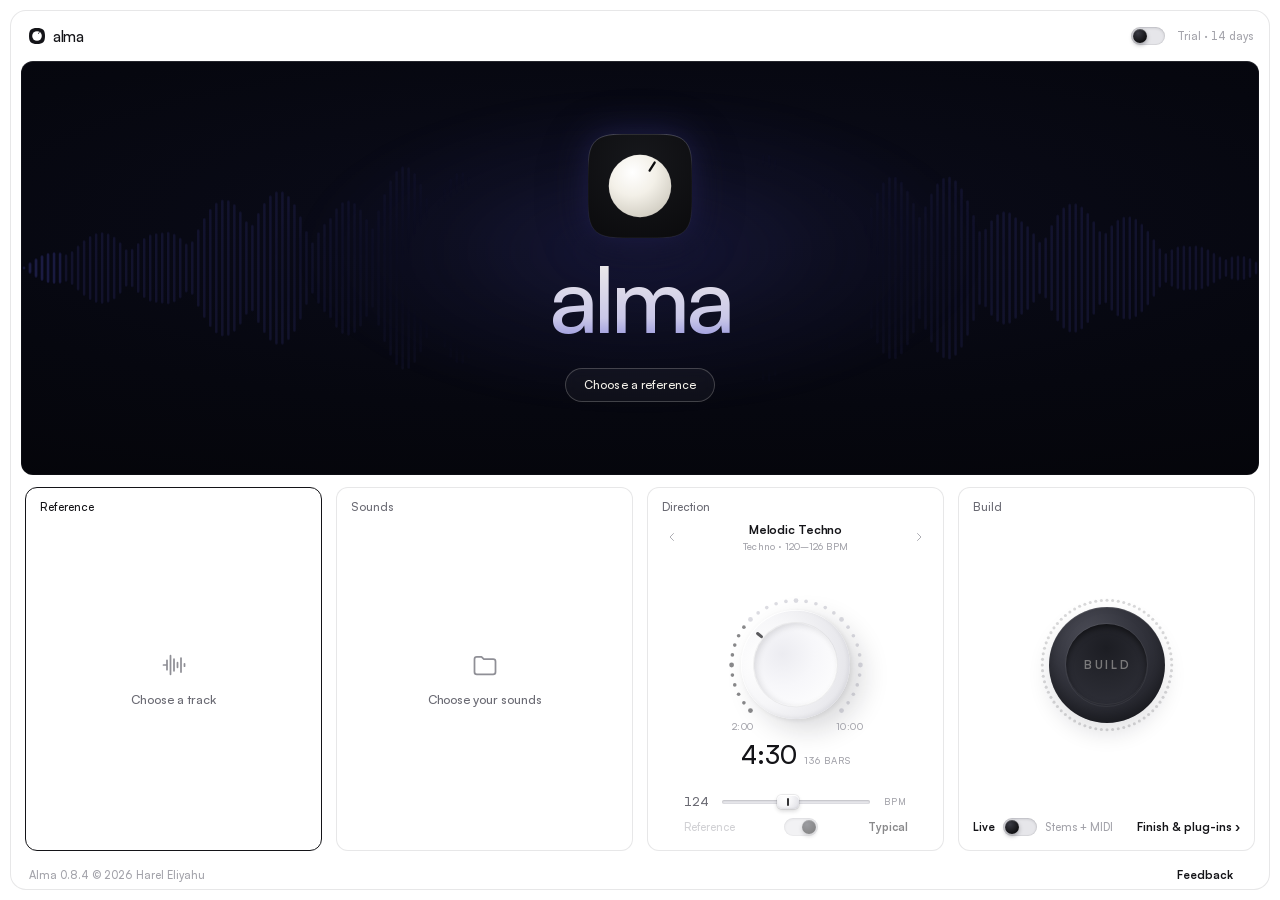
<file: site/demo/index.html>
<!doctype html>
<html lang="en" data-theme="light">
<head>
<meta charset="utf-8">
<meta name="viewport" content="width=device-width, initial-scale=1">
<title>Alma demo</title>
<script>try{ const t=localStorage.getItem('flow-theme'); if(t==='dark'||t==='light') document.documentElement.dataset.theme=t; }catch(e){}</script>
<link rel="stylesheet" href="fonts/fonts.css?satoshi">
<style>
  :root { --beat:2.6s; --mono:"Satoshi",-apple-system,system-ui,sans-serif; --ease:cubic-bezier(.2,.8,.2,1); --spring:cubic-bezier(.3,1.25,.4,1);
          --c-ref:#2BB8D6; --c-snd:#E0588F; --c-dir:#6F6CE0; --c-bld:#D9A520; --acc:#5C5BE0; --acc-rgb:92,91,224;
          --d-bg:#06070A; --d-ink:#EDEEF3; --d-sec:#8A8C99; --d-mut:#4A4C58; --d-line:rgba(255,255,255,.07); --d-well:#0D0E13; }
  :root, :root[data-theme=light] { color-scheme:light; --bg:#FFFFFF; --dev:#FFFFFF; --mod:#FFFFFF; --mod2:#FFFFFF; --hdr:#141519; --hdr-ink:#F3F3F6; --ink:#141418; --sec:#6A6A73; --mut:#A3A3AA;
          --line:rgba(20,20,30,.1); --line2:rgba(20,20,30,.06); --ctrl:#F3F3F6; --knob-a:#FFFFFF; --knob-b:#ECECF0; --knob-c:#CFCFD5; --tick:#DCDCE2;
          --shadow:none; --btn:#141418; --btn-ink:#FFFFFF; --led-off:#2C2D36; --ok:#2E8B5F; --warn:#B07A14; --err:#C0392B; }
  :root[data-theme=dark] { color-scheme:dark; --bg:#07070A; --dev:#121216; --mod:#1A1A20; --mod2:#15151A; --hdr:#0B0B0F; --hdr-ink:#F3F3F6; --ink:#F2F2F5; --sec:#9C9CA7; --mut:#5A5A66;
          --line:rgba(255,255,255,.08); --line2:rgba(255,255,255,.05); --ctrl:#111116; --knob-a:#3C3D47; --knob-b:#24252C; --knob-c:#111217; --tick:#2A2B33;
          --shadow:0 30px 70px rgba(0,0,0,.7), 0 0 0 1px rgba(255,255,255,.04); --acc:#7B79EC; --acc-rgb:123,121,236; --btn:#F2F2F5; --btn-ink:#0B0B0F; --led-off:#26272F; --ok:#4CD39B; --warn:#E8B04B; --err:#FF7070; }
  * { box-sizing:border-box; }
  body { font-variant-numeric:tabular-nums; }
  html, body { height:100%; margin:0; overflow:hidden; background:var(--bg); color:var(--ink); font-family:"Satoshi",-apple-system,system-ui,"Segoe UI",sans-serif; font-size:13.5px; -webkit-font-smoothing:antialiased; transition:background .35s; }
  button, input, select { font-family:inherit; color:inherit; }
  button { cursor:pointer; }
  button:disabled { cursor:default; }
  .hidden { display:none !important; }
  ::-webkit-scrollbar { width:8px; } ::-webkit-scrollbar-thumb { background:rgba(128,128,140,.35); border-radius:8px; }
  @media (prefers-reduced-motion:reduce) { *,*::before,*::after { animation-duration:.01ms !important; transition-duration:.01ms !important; } }

  /* ---------- the device ---------- */
  .dev { position:absolute; inset:10px; margin:auto; max-width:1480px; max-height:940px; border-radius:16px; background:var(--dev); box-shadow:var(--shadow); border:1px solid var(--line); display:grid; grid-template-rows:50px minmax(190px,1fr) clamp(330px,44%,400px) 28px; overflow:hidden; transition:background .35s, border-color .35s; }
  .bar { display:flex; align-items:center; gap:14px; padding:0 16px 0 18px; }
  .brand { display:flex; align-items:center; gap:8px; font-weight:500; letter-spacing:-.02em; font-size:15px; }
  .brand .mark { display:block; }
  @keyframes bars { 0%,100% { opacity:.55; } 50% { opacity:1; } }
  .sess { flex:1; text-align:center; font:500 11.5px var(--mono); color:var(--sec); letter-spacing:.02em; white-space:nowrap; overflow:hidden; text-overflow:ellipsis; }
  .sess b { color:var(--ink); font-weight:600; }
  .right { display:flex; align-items:center; gap:10px; }
  .chip.upd { border-color:color-mix(in srgb, var(--acc) 60%, transparent); }
  .chip.upd i { width:6px; height:6px; border-radius:50%; background:var(--acc); box-shadow:0 0 6px var(--acc); }
  .chip.upd.busy { cursor:default; } .chip.upd.busy i { animation:pulse 1.2s ease-in-out infinite; }
  .chip.upd.req { border-color:var(--warn); } .chip.upd.req i { background:var(--warn); box-shadow:0 0 6px var(--warn); }
  @keyframes pulse { 50% { opacity:.3; } }
  .chip { height:28px; padding:0 10px 0 9px; border-radius:8px; border:1px solid var(--line); background:var(--mod); font-size:11.5px; font-weight:600; display:inline-flex; align-items:center; gap:7px; transition:border-color .2s, transform .2s var(--ease); }
  .chip:hover { border-color:var(--ink); transform:translateY(-1px); }
  .chip svg { stroke:var(--ink); }
  .lic { font-size:11px; font-weight:500; color:var(--mut); }
  .tsw { width:52px; height:28px; border-radius:8px; border:1px solid var(--line); background:var(--ctrl); position:relative; padding:0; }
  .tsw i { position:absolute; top:3px; left:3px; width:22px; height:20px; border-radius:6px; background:var(--mod); box-shadow:0 1px 3px rgba(0,0,0,.18); transition:transform .3s var(--spring); }
  :root[data-theme=dark] .tsw i { transform:translateX(24px); }
  .tsw svg { position:absolute; top:7px; width:14px; height:14px; stroke:var(--mut); fill:none; stroke-width:1.8; stroke-linecap:round; stroke-linejoin:round; transition:stroke .3s; }
  .tsw .sun { left:7px; } .tsw .moon { right:7px; }
  :root[data-theme=light] .tsw .sun, :root[data-theme=dark] .tsw .moon { stroke:var(--ink); }

  /* ---------- the display ---------- */
  .disp { margin:0 10px; border-radius:12px; background:linear-gradient(180deg,#0F1015 0%,#08090C 55%,#06070A 100%); position:relative; overflow:hidden; color:var(--d-ink); box-shadow:inset 0 1px 0 rgba(255,255,255,.09), inset 0 0 0 1px rgba(255,255,255,.03); }
  .dv { position:absolute; inset:0; padding:16px 18px; display:none; }
  .dv.on { display:block; animation:dvin .55s var(--ease) both; }
  @keyframes dvin { from { clip-path:inset(0 0 0 100%); opacity:.6; } to { clip-path:inset(0 0 0 0); opacity:1; } }
  .dv canvas.full { position:absolute; inset:0; width:100%; height:100%; }
  .dv .cap { position:absolute; left:18px; bottom:14px; font:500 10.5px var(--mono); color:var(--d-mut); letter-spacing:.12em; text-transform:uppercase; }
  .dv .cap b { color:var(--d-sec); font-weight:500; }
  .dv .capr { left:auto; right:18px; }
  .dvhead { display:flex; align-items:baseline; justify-content:space-between; gap:14px; margin-bottom:10px; }
  .dvhead .t { font-size:13px; font-weight:600; letter-spacing:-.01em; }
  .tl .dvhead { margin-bottom:8px; } .tl .dvhead .t { font-size:12.5px; } .tl .dvhead .r { font-size:11.5px; }
  .dvhead .t small { font:500 11px var(--mono); color:var(--d-sec); margin-left:10px; letter-spacing:.02em; }
  .dvhead .r { font:500 11px var(--mono); color:var(--d-sec); }
  .dvhead .r b { color:var(--d-ink); font-weight:600; }
  .dvhead .r .dbtn.sw { height:24px; padding:0 10px; font-size:11px; border-color:rgba(255,255,255,.3); color:var(--d-ink); cursor:pointer; }
  .dvhead .r .dbtn.sw:hover { background:rgba(255,255,255,.08); }
  .seq { position:absolute; left:50%; top:50%; transform:translate(-50%,-50%); display:grid; grid-template-columns:44px repeat(16,18px); gap:5px; }
  .seq .rn { font:500 10px var(--mono); color:var(--d-mut); }
  .seq .c { height:12px; border-radius:2px; background:#121319; transition:background .12s, box-shadow .12s; }
  .seq .c.g { background:#191A22; } .seq .c.on { background:#3A2A4A; } .seq .c.on.now { background:var(--acc); box-shadow:0 0 12px var(--acc); } .seq .c.now:not(.on) { background:#24252F; }
  .kit { display:flex; flex-direction:column; gap:7px; max-width:520px; }
  .kit .kr { display:grid; grid-template-columns:92px 1fr 40px; align-items:center; gap:12px; font-size:11.5px; color:var(--d-sec); }
  .kit .kr b { font:500 11px var(--mono); color:var(--d-ink); text-align:right; }
  .kit .kb { height:6px; border-radius:3px; background:#15161D; overflow:hidden; }
  .kit .kb i { display:block; height:100%; background:var(--acc); box-shadow:0 0 10px rgba(var(--acc-rgb),.6); transform-origin:left; transform:scaleX(0); animation:grow .7s var(--ease) forwards; animation-delay:var(--d,0ms); border-radius:3px; }
  @keyframes grow { to { transform:scaleX(1); } }
  .dgrid { display:grid; gap:2px 3px; align-items:center; font:500 10.5px var(--mono); }
  .dgrid .h { color:var(--d-sec); text-align:center; padding-bottom:4px; white-space:nowrap; overflow:hidden; text-overflow:ellipsis; }
  .dgrid .h small { display:block; color:var(--d-mut); font-size:9.5px; margin-top:1px; }
  .dgrid .h.hi { color:var(--acc); }
  .dgrid .rl { color:var(--d-sec); padding-right:10px; white-space:nowrap; font-family:"Satoshi",sans-serif; font-size:10.5px; line-height:1; }
  .dgrid .rl.v { color:var(--d-ink); }
  .dgrid .cell { height:7px; border-radius:2px; background:#111218; transition:background .3s, box-shadow .3s; }
  .dgrid .cell.on { background:var(--acc); box-shadow:0 0 10px rgba(var(--acc-rgb),.45); animation:cellin .4s var(--spring) both; animation-delay:var(--d,0ms); }
  .dgrid .cell.v.on { background:var(--d-ink); box-shadow:none; }
  @keyframes cellin { from { transform:scaleY(.2); opacity:.4; } to { transform:none; opacity:1; } }
  .fin { display:grid; grid-template-columns:1.15fr 1fr; gap:48px; height:100%; overflow:auto; padding:4px 6px 0; }
  .fgrid { display:flex; flex-direction:column; }
  .fcell { display:flex; align-items:center; gap:16px; padding:9px 2px; border:0; border-top:1px solid var(--d-line); background:transparent; cursor:pointer; text-align:left; color:var(--d-ink); transition:opacity .2s; }
  .fcell:first-child { border-top:0; }
  .fcell:hover .k { color:#fff; }
  .fcell:not(.on) .k { color:var(--d-sec); }
  .fcell .body { flex:1; min-width:0; }
  .fcell .k { font-size:12.5px; font-weight:500; letter-spacing:-.01em; transition:color .2s; }
  .fcell .h { font:500 10px var(--mono); color:var(--d-mut); margin-top:2px; white-space:nowrap; overflow:hidden; text-overflow:ellipsis; letter-spacing:.02em; }
  .psel { display:flex; align-items:center; gap:2px; background:transparent; border:1px solid rgba(255,255,255,.1); border-radius:8px; padding:2px; margin-top:8px; }
  .psel .arr { width:26px; height:28px; border:0; background:transparent; color:var(--d-sec); border-radius:6px; display:flex; align-items:center; justify-content:center; }
  .psel .arr:hover { background:rgba(255,255,255,.06); color:var(--d-ink); }
  .psel .arr svg { width:11px; height:11px; stroke:currentColor; fill:none; stroke-width:2.2; stroke-linecap:round; stroke-linejoin:round; }
  .psel .mid { flex:1; text-align:center; min-width:0; font-size:12px; font-weight:600; white-space:nowrap; overflow:hidden; text-overflow:ellipsis; }
  .psel .mid small { display:block; font:500 9px var(--mono); color:var(--d-mut); letter-spacing:.12em; text-transform:uppercase; margin-top:2px; }
  .prow { display:flex; align-items:center; gap:8px; }
  .prow .psel { flex:1; }
  .fin h3 { margin:0 0 10px; font:500 10px var(--mono); letter-spacing:.16em; color:var(--d-mut); text-transform:uppercase; }
  .frow { display:flex; align-items:center; gap:14px; padding:10px 0 14px; border-top:1px solid var(--d-line); }
  .frow:first-of-type { border-top:0; }
  .frow .k { font-size:12.5px; font-weight:500; } .frow .h { font:500 10px var(--mono); color:var(--d-mut); margin-top:2px; line-height:1.4; }
  .frow .body { flex:1; min-width:0; }
  .sw { width:28px; height:16px; border-radius:999px; background:#2A2B34; position:relative; flex:0 0 28px; padding:0; border:0; transition:background .25s; pointer-events:none; }
  .sw::after { content:""; position:absolute; top:2px; left:2px; width:12px; height:12px; border-radius:50%; background:#fff; opacity:.6; transition:transform .25s var(--spring), opacity .25s; }
  .sw.on { background:var(--acc); } .sw.on::after { transform:translateX(12px); opacity:1; }
  .dsel { width:100%; font-size:12px; padding:7px 9px; border-radius:8px; border:1px solid rgba(255,255,255,.1); background:var(--d-well); color:var(--d-ink); outline:none; }
  .dbtn { height:28px; padding:0 11px; border-radius:7px; border:1px solid rgba(255,255,255,.12); background:transparent; color:var(--d-ink); font-size:11.5px; font-weight:600; }
  .dbtn:hover { border-color:rgba(255,255,255,.35); }
  .dmsg { font:500 11px var(--mono); color:var(--d-sec); margin-top:8px; line-height:1.5; }
  .gate { max-width:420px; margin:28px auto 0; text-align:center; }
  .gate h2 { font-size:18px; margin:0 0 6px; } .gate p { color:var(--d-sec); margin:0 0 16px; font-size:12.5px; line-height:1.5; }
  .gate .in { display:flex; gap:8px; }
  .gate.lic { max-width:520px; margin-top:36px; text-align:left; }
  .gate.lic .mark { width:34px; height:34px; margin-bottom:18px; }
  .gate.lic h2 { font-size:22px; letter-spacing:-.02em; margin:0 0 8px; } .gate.lic p { text-align:left; font-size:13px; margin:0 0 20px; }
  .gate.lic textarea { min-height:72px; font:500 12.5px/1.45 ui-monospace, Menlo, monospace; word-break:break-all; resize:none; }
  .gate.lic .row { display:flex; gap:10px; align-items:center; margin-top:4px; }
  .gate.lic .row .sp { flex:1; }
  .gate.lic .facts { display:grid; grid-template-columns:auto 1fr; gap:8px 18px; font-size:12.5px; margin:0 0 22px; }
  .gate.lic .facts span:nth-child(odd) { color:var(--d-sec); } .gate.lic .facts b { font-weight:500; color:var(--d-ink); }
  .gate.lic .dbtn.primary { background:var(--d-ink); color:var(--d-bg, #0B0B0D); border-color:var(--d-ink); } .gate.fb { max-width:520px; text-align:left; } .gate.fb h2, .gate.fb p { text-align:left; }
  .gate textarea { width:100%; resize:vertical; min-height:96px; font:400 13px/1.5 "Satoshi",sans-serif; padding:10px 12px; border-radius:8px; border:1px solid rgba(255,255,255,.12); background:var(--d-well); color:var(--d-ink); outline:none; margin-bottom:10px; }
  .gate textarea:focus { border-color:rgba(255,255,255,.3); } .gate .fbrow { display:flex; gap:8px; align-items:center; } .gate .fbrow .sp { flex:1; } .gate input { flex:1; font:500 13px var(--mono); padding:9px 12px; border-radius:8px; border:1px solid rgba(255,255,255,.12); background:var(--d-well); color:var(--d-ink); outline:none; }

  /* the arrangement view (lives in the display) */
  .tl { position:relative; height:100%; display:flex; flex-direction:column; }
  .tl .plot { position:relative; flex:1; margin-left:110px; cursor:crosshair; touch-action:none; user-select:none; -webkit-user-select:none; display:flex; flex-direction:column; min-height:0; }
  .tl .plot::before { content:""; position:absolute; left:0; right:0; top:0; bottom:18px; pointer-events:none; background:repeating-linear-gradient(90deg, rgba(255,255,255,.05) 0 1px, transparent 1px 12.5%); }
  .tl .curvewrap { position:relative; flex:1; min-height:56px; }
  .tl .curvewrap.wipe { clip-path:inset(0 100% 0 0); transition:clip-path 1.1s var(--ease) .1s; } .tl .curvewrap.wipe.go { clip-path:inset(0 0 0 0); }
  .tl .curvewrap canvas { position:absolute; inset:0; width:100%; height:100%; }
  .tl .curvewrap svg { position:absolute; inset:0; width:100%; height:100%; display:block; overflow:visible; filter:drop-shadow(0 0 6px rgba(var(--acc-rgb),.55)); }
  .tl .curve .line { fill:none; stroke:var(--tlc, #B9B0FF); stroke-width:1.6; vector-effect:non-scaling-stroke; stroke-linejoin:round; stroke-linecap:round; }
  .tl .curve .area { fill:url(#ag); }
  .tl .band { position:relative; height:6px; margin-top:10px; }
  .tl .seg { position:absolute; top:0; bottom:0; border-radius:3px; background:#E9EAF0; transform-origin:left center; transform:scaleX(0); animation:grow .75s var(--ease) forwards; }
  .tl .seg.hi { background:var(--tlc, #8B7CFF); box-shadow:0 0 10px rgba(var(--acc-rgb),.5); } .tl .seg.lo { background:#2A2B36; }
  .tl .names { position:relative; height:30px; margin-top:8px; }
  .tl .names > div { position:absolute; top:0; white-space:nowrap; font-size:12px; font-weight:600; color:var(--d-ink); opacity:0; animation:rise .5s var(--ease) forwards; }
  .tl .names > div.hi { color:var(--tlc, #B9B0FF); }
  .tl .names small { display:block; font:500 10.5px var(--mono); color:var(--d-mut); margin-top:2px; }
  @keyframes rise { from { opacity:0; transform:translateY(6px);} to { opacity:1; transform:none;} }
  .tl .lanes { display:flex; flex-direction:column; gap:8px; margin-top:6px; }
  .tl .lane { position:relative; height:6px; opacity:0; animation:rise .45s var(--ease) forwards; }
  .tl .lane .ln { position:absolute; left:-110px; top:50%; transform:translateY(-50%); width:96px; font-size:11.5px; font-weight:500; color:var(--d-mut); white-space:nowrap; transition:color .18s; }
  .tl .lane .tr { position:absolute; inset:0; } .tl .lane .tr::before { content:""; position:absolute; left:0; right:0; top:50%; height:1px; background:rgba(255,255,255,.05); }
  .tl .lane.act .ln { color:var(--d-ink); font-weight:600; }
  .tl .blk { position:absolute; top:0; height:6px; border-radius:2px; background:var(--tlc, #8B7CFF); box-shadow:0 0 8px rgba(var(--acc-rgb),.5); transform-origin:left center; transform:scaleX(0); }
  .tl .blk.on { animation:grow .65s var(--ease) forwards; }
  .tl .blk.k { background:#F2F2F6; box-shadow:0 0 8px rgba(255,255,255,.35); } .tl .blk.q { background:#2E2F3C; box-shadow:none; } .tl .blk.swp { background:#D9D4FF; box-shadow:0 0 8px rgba(217,212,255,.7); }
  .tl .blk.v { background:transparent; border:1px solid #F2F2F6; box-shadow:none; }
  .tl .blk.hit { width:2px; border-radius:1px; background:#fff; box-shadow:0 0 6px rgba(255,255,255,.7); }
  .tl .ticks { position:relative; height:18px; margin-top:8px; border-top:1px solid rgba(255,255,255,.08); opacity:0; animation:fadein .6s ease .8s forwards; }
  @keyframes fadein { to { opacity:1; } }
  .tl .ticks i { position:absolute; top:-1px; width:1px; height:4px; background:rgba(255,255,255,.22); }
  .tl .ticks span { position:absolute; top:6px; font:500 10.5px var(--mono); color:var(--d-mut); transform:translateX(-50%); }
  .tl .veil { position:absolute; top:-6px; bottom:-6px; left:0; right:0; background:rgba(6,7,10,.76); pointer-events:none; opacity:0; }
  .tl .ph { position:absolute; top:-6px; bottom:-6px; width:1px; margin-left:-.5px; background:#fff; box-shadow:0 0 10px 1px rgba(255,255,255,.6); pointer-events:none; opacity:0; transition:opacity .15s; }
  .tl .ph .phl { position:absolute; bottom:-3px; left:50%; transform:translateX(-50%); background:#fff; color:#06070A; font:600 9.5px var(--mono); padding:2px 5px; border-radius:3px; white-space:nowrap; }
  .tl .dot { position:absolute; width:9px; height:9px; margin:-4.5px 0 0 -4.5px; border-radius:50%; background:#fff; border:2px solid var(--tlc, #8B7CFF); box-shadow:0 0 12px var(--tlc, #8B7CFF); opacity:0; pointer-events:none; transition:opacity .15s; }
  .tl .skel { flex:1; border-radius:8px; background:linear-gradient(90deg,#0B0C12 0 40%,#13141C 50%,#0B0C12 60% 100%); background-size:250% 100%; animation:shimmer 1.8s ease-in-out infinite; }
  @keyframes shimmer { from { background-position:150% 0; } to { background-position:-50% 0; } }
  .bhead { display:flex; align-items:center; gap:18px; margin-bottom:12px; min-height:26px; }
  .phases { display:none; gap:18px; font:500 10.5px var(--mono); color:var(--d-mut); letter-spacing:.08em; text-transform:uppercase; }
  .phases span { position:relative; padding-bottom:7px; transition:color .3s; }
  .phases span::after { content:""; position:absolute; left:0; right:0; bottom:0; height:2px; border-radius:1px; background:#181920; }
  .phases .done { color:var(--d-sec); } .phases .done::after { background:var(--acc); }
  .phases .act { color:var(--d-ink); } .phases .act::after { background:linear-gradient(90deg,#181920 0 26%,var(--acc) 26% 74%,#181920 74% 100%); background-size:260% 100%; animation:slide 1.3s linear infinite; box-shadow:0 0 8px rgba(var(--acc-rgb),.5); }
  .phases .err { color:var(--err); } .phases .err::after { background:var(--err); }
  @keyframes slide { from { background-position:130% 0; } to { background-position:-30% 0; } }
  .tp { display:flex; align-items:center; gap:8px; }
  .tbtn { width:26px; height:26px; border-radius:50%; border:1px solid rgba(255,255,255,.18); background:transparent; color:var(--d-ink); display:flex; align-items:center; justify-content:center; padding:0; transition:background .2s, border-color .2s; }
  .tbtn:disabled { opacity:.35; } .tbtn:hover:not(:disabled) { border-color:rgba(255,255,255,.4); } .tbtn.on { background:var(--d-ink); color:var(--d-bg); border-color:var(--d-ink); }
  .tbtn svg { width:10px; height:10px; fill:currentColor; }
  .tbtn .pause { display:none; } .tbtn.on .play { display:none; } .tbtn.on .pause { display:block; }
  .ptime { font:500 11px var(--mono); color:var(--d-sec); font-variant-numeric:tabular-nums; min-width:92px; }
  .kit2 { display:grid; grid-template-columns:1fr 1fr; gap:0 28px; }
  .krow { display:grid; grid-template-columns:78px minmax(0,1fr) 36px 20px 20px 22px; align-items:center; gap:6px; height:25px; border-top:1px solid var(--d-line); }
  .krow:nth-child(-n+2) { border-top:0; }
  .krow .kl { font-size:11px; color:var(--d-sec); white-space:nowrap; } .krow.ov .kl { color:var(--d-ink); }
  .krow .kn { font-size:11.5px; font-weight:500; white-space:nowrap; overflow:hidden; text-overflow:ellipsis; }
  .krow .kc { font:500 9.5px var(--mono); color:var(--d-mut); text-align:right; }
  .kb { width:20px; height:20px; border-radius:5px; border:1px solid rgba(255,255,255,.12); background:transparent; color:var(--d-sec); display:flex; align-items:center; justify-content:center; padding:0; transition:border-color .15s, color .15s; }
  .kb:hover { color:var(--d-ink); border-color:rgba(255,255,255,.35); } .kb.on { color:var(--d-bg); background:var(--d-ink); border-color:var(--d-ink); } .kb:disabled { opacity:.3; }
  .kb svg { width:9px; height:9px; stroke:currentColor; fill:none; stroke-width:2.4; stroke-linecap:round; stroke-linejoin:round; } .kb svg.f { fill:currentColor; stroke:none; }
  .statusline { flex:1; font-size:12px; font-weight:500; color:var(--d-sec); white-space:nowrap; overflow:hidden; text-overflow:ellipsis; text-align:right; }
  .meter { display:flex; gap:2px; align-items:flex-end; height:16px; opacity:0; transition:opacity .4s; }
  .building .meter { opacity:1; }
  .building .phases, .stopped .phases { display:flex; }
  .meter i { width:3px; height:100%; border-radius:1px; background:var(--acc); transform-origin:bottom; transform:scaleY(.12); }
  .building .meter i { animation:vu 1s ease-in-out infinite; }
  @keyframes vu { 0%,100% { transform:scaleY(.14);} 50% { transform:scaleY(var(--m,.9));} }
  .stop { position:absolute; inset:16px 18px; display:flex; flex-direction:column; justify-content:center; gap:10px; max-width:560px; }
  .stop .t { font-size:16px; font-weight:600; } .stop .m { font-size:12.5px; color:var(--d-sec); line-height:1.55; }
  .note { font:500 10.5px var(--mono); color:var(--d-mut); margin-top:6px; line-height:1.5; }
  .log { position:absolute; inset:16px 18px; font:11px var(--mono); color:var(--d-sec); background:var(--d-bg); overflow:auto; white-space:pre-wrap; line-height:1.55; }

  /* ---------- the deck ---------- */
  .deck { display:grid; grid-template-columns:repeat(4,1fr); gap:8px; padding:10px; min-height:0; }
  .deck.locked { opacity:.35; pointer-events:none; filter:grayscale(1); }
  .mod { background:var(--mod2); border:1px solid var(--line); border-radius:12px; overflow:hidden; display:flex; flex-direction:column; min-height:0; box-shadow:0 1px 2px rgba(20,20,30,.03); transition:background .35s, border-color .3s, box-shadow .3s; }
  .mod.act { border-color:color-mix(in srgb, var(--acc) 45%, var(--line)); }
  .mod .mb .frow2 { padding:0 1px; }
  .mh { height:38px; flex:0 0 38px; background:transparent; color:var(--ink); display:flex; align-items:center; gap:8px; padding:0 13px; position:relative; border-bottom:1px solid var(--line); transition:border-color .3s; }
  .mod.act .mh { border-bottom-color:color-mix(in srgb, var(--acc) 70%, transparent); }
  .led { width:6px; height:6px; border-radius:50%; background:var(--tick); flex:0 0 6px; order:2; margin-left:2px; transition:background .3s; }
  .led.on { background:var(--mc); animation:beat var(--beat) ease-in-out infinite; }
  .led.work { background:var(--mc); animation:beat calc(var(--beat) / 2) ease-in-out infinite; }
  .led.err { background:var(--err); animation:none; }
  @keyframes beat { 0%,100% { opacity:.45; } 18% { opacity:1; } }
  .num, .led { display:none; }
  .mn { font-size:13px; font-weight:600; letter-spacing:-.01em; color:var(--ink); }
  .frow2 { display:flex; align-items:center; gap:10px; min-height:28px; }
  .fname { flex:1; min-width:0; }
  .fname b { display:block; font-size:12px; font-weight:600; white-space:nowrap; overflow:hidden; text-overflow:ellipsis; letter-spacing:-.01em; }
  .fname small { display:block; font:500 9.5px var(--mono); color:var(--mut); margin-top:2px; white-space:nowrap; overflow:hidden; text-overflow:ellipsis; letter-spacing:.02em; }
  .fname.empty b { color:var(--sec); font-weight:500; }
  .sb.pri { background:var(--btn); color:var(--btn-ink); border-color:transparent; padding:0 12px; }
  .sb.pri:hover { border-color:transparent; filter:brightness(1.12); }
  .next { animation:nextring var(--beat) ease-out infinite; }
  @keyframes nextring { 0% { box-shadow:0 0 0 0 color-mix(in srgb, var(--acc) 55%, transparent); } 100% { box-shadow:0 0 0 9px color-mix(in srgb, var(--acc) 0%, transparent); } }
  .big button.next { animation:nextring var(--beat) ease-out infinite, none; }
  .ro.big .v.dim, .ro.sm .v.dim { color:var(--mut); }
  .ms { margin-left:auto; font-size:11.5px; font-weight:500; color:var(--mut); white-space:nowrap; transition:color .3s; }
  .ms.work { color:var(--acc); } .ms.err { color:var(--err); }
  .mb { flex:1; min-height:0; padding:10px 12px 12px; display:flex; flex-direction:column; gap:8px; }
  .pad { flex:1; min-height:0; border:1px solid var(--line); border-radius:10px; background:var(--mod2); display:flex; flex-direction:column; align-items:center; justify-content:center; gap:7px; text-align:center; padding:12px; transition:border-color .2s, transform .25s var(--spring), background .2s; }
  .pad:hover { border-color:var(--acc); transform:translateY(-2px); }
  .pad:active { transform:scale(.985); }
  .pad svg { stroke:var(--acc); fill:none; stroke-width:1.8; stroke-linecap:round; stroke-linejoin:round; filter:drop-shadow(0 0 6px color-mix(in srgb, var(--acc) 70%, transparent)); margin-bottom:4px; }
  .pad .t { font-size:13px; font-weight:600; letter-spacing:-.01em; } .pad .s { font-size:10.5px; color:var(--sec); line-height:1.45; max-width:200px; }
  .well { flex:1; min-height:0; display:flex; flex-direction:column; justify-content:space-between; background:var(--mod); border:1px solid var(--line); border-radius:10px; padding:12px 12px 10px; box-shadow:0 1px 2px rgba(20,20,30,.04), 0 10px 24px rgba(20,20,30,.07); }
  :root[data-theme=dark] .well { background:var(--ctrl); box-shadow:inset 0 2px 6px rgba(0,0,0,.5); }
  .mini { flex:1; min-height:36px; width:100%; display:block; margin:8px 0 0; }
  .hero { display:flex; align-items:baseline; gap:9px; }
  .hero .v { font:500 38px var(--mono); letter-spacing:-.04em; line-height:1; font-variant-numeric:tabular-nums; }
  .hero .u { font:500 9.5px var(--mono); color:var(--mut); letter-spacing:.14em; text-transform:uppercase; }
  .grid4 { display:grid; grid-template-columns:repeat(4,1fr); gap:6px; margin-top:10px; padding-top:9px; border-top:1px solid var(--line); }
  .grid4 .v { font:500 13px var(--mono); letter-spacing:-.02em; font-variant-numeric:tabular-nums; white-space:nowrap; }
  .grid4 .l { font:500 8.5px var(--mono); color:var(--mut); letter-spacing:.12em; text-transform:uppercase; margin-top:3px; }
  .v.dim { color:var(--mut); }
  .ros { display:grid; grid-template-columns:1fr 1fr; gap:10px 8px; }
  .ro .v { font:500 30px var(--mono); letter-spacing:-.04em; line-height:1; font-variant-numeric:tabular-nums; }
  .ro.big .v { font-size:34px; }
  .ro .l { font:500 9.5px var(--mono); color:var(--mut); letter-spacing:.14em; text-transform:uppercase; margin-top:5px; }
  .ro.sm .v { font-size:17px; }
  .file { font-size:11.5px; font-weight:600; white-space:nowrap; overflow:hidden; text-overflow:ellipsis; }
  .file small { display:block; font:500 10px var(--mono); color:var(--mut); margin-top:2px; font-weight:500; overflow:hidden; text-overflow:ellipsis; }
  .mrow { display:flex; align-items:center; justify-content:flex-end; gap:14px; margin-top:auto; min-height:22px; }
  .ta { background:none; border:0; padding:0; font-size:11.5px; font-weight:600; color:var(--ink); cursor:pointer; transition:opacity .15s; }
  .ta:hover { opacity:.6; } .ta:disabled { color:var(--mut); opacity:1; cursor:default; } .ta.on { color:var(--acc); }
  .subj { justify-content:space-between; gap:4px; }
  .subj .fname { text-align:center; }
  .arr2 { width:24px; height:24px; flex:0 0 24px; border:0; background:transparent; color:var(--mut); border-radius:6px; display:flex; align-items:center; justify-content:center; padding:0; transition:color .15s, background .15s; }
  .arr2:hover { color:var(--ink); background:var(--ctrl); }
  .arr2 svg { width:11px; height:11px; stroke:currentColor; fill:none; stroke-width:2.2; stroke-linecap:round; stroke-linejoin:round; }
  .fname small.off { color:var(--warn); }
  .fname.wrap b, .fname.wrap small { white-space:normal; line-height:1.4; }
  .well { position:relative; }
  .well.dir { justify-content:space-between; }
  .well.dir .knob { align-self:center; }
  .fname.wrap small.clamp { display:-webkit-box; -webkit-line-clamp:2; -webkit-box-orient:vertical; overflow:hidden; }
  .mini.hit { cursor:pointer; }
  .tip { position:absolute; left:0; top:0; pointer-events:none; background:var(--ink); color:var(--mod); font-size:10.5px; font-weight:500; padding:3px 7px; border-radius:6px; white-space:nowrap; transform:translate(-50%,-135%); opacity:0; transition:opacity .12s; z-index:3; }
  .lk { background:none; border:0; padding:0; font-size:11px; font-weight:600; color:var(--sec); text-decoration:underline; text-underline-offset:3px; }
  .lk:hover { color:var(--ink); }
  .sb { height:26px; padding:0 10px; border-radius:7px; border:1px solid var(--line); background:var(--mod); font-size:11px; font-weight:600; transition:border-color .2s, transform .2s var(--ease); white-space:nowrap; }
  .sb:hover { border-color:var(--ink); } .sb:active { transform:scale(.97); }
  .in { height:26px; width:60px; font:500 12px var(--mono); padding:0 8px; border-radius:7px; border:1px solid var(--line); background:var(--ctrl); color:var(--ink); outline:none; text-align:right; }
  .in:focus { border-color:var(--acc); }
  .in::placeholder { color:var(--mut); }
  .leds { display:flex; justify-content:space-between; margin-top:10px; padding-top:10px; border-top:1px solid var(--line); }
  .rl { display:flex; flex-direction:column; align-items:center; gap:5px; font:500 8.5px var(--mono); letter-spacing:.08em; color:var(--mut); transition:color .3s; }
  .rl i { width:6px; height:6px; border-radius:50%; background:var(--led-off); opacity:.45; }
  .rl.on { color:var(--ink); } .rl.on i { background:var(--acc); box-shadow:0 0 7px var(--acc); opacity:1; }
  .msg { font:500 10px var(--mono); color:var(--sec); line-height:1.45; min-height:0; }
  .msg:empty { display:none; }
  .msg.ok { color:var(--ok); } .msg.warn { color:var(--warn); } .msg.err { color:var(--err); }
  .vrow { display:flex; align-items:center; gap:9px; padding:0 0 0 2px; margin-top:auto; min-height:26px; }
  .vrow svg { stroke:var(--sec); fill:none; stroke-width:1.8; stroke-linecap:round; stroke-linejoin:round; flex:0 0 14px; }
  .vrow.has svg { stroke:var(--acc); }
  .vrow .body { flex:1; min-width:0; font-size:11.5px; font-weight:500; color:var(--mut); white-space:nowrap; overflow:hidden; text-overflow:ellipsis; }
  .vrow.has .body { font:600 11.5px "Satoshi",sans-serif; letter-spacing:-.01em; text-transform:none; color:var(--ink); }
  .vrow .body small { font:500 9.5px var(--mono); color:var(--mut); font-weight:500; margin-left:8px; letter-spacing:.02em; }
  .vrow .x { background:none; border:0; padding:2px; color:var(--mut); display:flex; } .vrow .x:hover { color:var(--err); }
  .sel { border-radius:10px; background:var(--ctrl); border:1px solid var(--line); padding:5px 6px 6px; }
  .sel .row { display:flex; align-items:center; gap:4px; }
  .sel .arr { width:26px; height:26px; border:0; background:transparent; color:var(--sec); display:flex; align-items:center; justify-content:center; border-radius:6px; transition:background .15s, color .15s; }
  .sel .arr:hover { background:var(--mod); color:var(--ink); }
  .sel .arr svg { width:12px; height:12px; stroke:currentColor; fill:none; stroke-width:2.2; stroke-linecap:round; stroke-linejoin:round; }
  .sel .mid { flex:1; text-align:center; min-width:0; }
  .sel .mid .n { font-size:13px; font-weight:600; letter-spacing:-.01em; white-space:nowrap; overflow:hidden; text-overflow:ellipsis; }
  .sel .mid .g { font:500 9.5px var(--mono); color:var(--mut); letter-spacing:.12em; text-transform:uppercase; margin-top:2px; }
  .sel .mid .g.off { color:var(--warn); }
  .sel .dots { display:flex; justify-content:center; gap:5px; margin-top:6px; }
  .sel .dots i { width:4px; height:4px; border-radius:50%; background:var(--tick); transition:background .2s, box-shadow .2s, transform .2s; }
  .sel .dots i.on { background:var(--acc); box-shadow:0 0 6px var(--acc); transform:scale(1.3); }
  .knobwrap { display:flex; flex-direction:column; align-items:center; gap:2px; margin:0; }
  .knob { position:relative; width:100px; height:100px; touch-action:none; cursor:ns-resize; outline:none; -webkit-user-select:none; user-select:none; }
  .knob svg { position:absolute; inset:0; width:100%; height:100%; overflow:visible; }
  .knob .dt { fill:var(--tick); transition:fill .25s; } .knob .dt.lit { fill:var(--acc); }
  .knob .cap { position:absolute; left:15px; top:15px; width:70px; height:70px; border-radius:50%; background:radial-gradient(circle at 38% 28%, #FFFFFF 0%, #F7F7F9 38%, #E7E7EB 78%, #D5D5DB 100%); box-shadow:0 12px 24px rgba(20,20,30,.16), 0 2px 4px rgba(20,20,30,.08), inset 0 1px 0 #fff, inset 0 -4px 8px rgba(20,20,30,.05); transition:transform .45s var(--ease), box-shadow .3s; }
  :root[data-theme=dark] .knob .cap { background:radial-gradient(circle at 38% 28%, #4E4F59 0%, #34353E 40%, #22232A 80%, #17181E 100%); box-shadow:0 12px 24px rgba(0,0,0,.55), 0 2px 4px rgba(0,0,0,.4), inset 0 1px 0 rgba(255,255,255,.14), inset 0 -4px 8px rgba(0,0,0,.35); }
  .knob:hover .cap { box-shadow:0 14px 28px rgba(20,20,30,.2), 0 2px 4px rgba(20,20,30,.08), inset 0 1px 0 #fff, inset 0 -4px 8px rgba(20,20,30,.05); }
  .knob.drag .cap { transition:box-shadow .3s; }
  .knob .pip { position:absolute; left:50%; top:8px; width:6px; height:6px; margin-left:-3px; border-radius:50%; background:var(--acc); box-shadow:0 0 7px var(--acc); }
  .knob .kend { position:absolute; bottom:-2px; font:500 9px var(--mono); color:var(--mut); letter-spacing:.04em; } .knob .kend.l { left:2px; } .knob .kend.r { right:0; }
  .knob:focus-visible .cap { outline:2px solid var(--acc); outline-offset:3px; }
  .knobl { font:500 9.5px var(--mono); color:var(--mut); letter-spacing:.12em; text-transform:uppercase; white-space:nowrap; } .knobl b { color:var(--ink); font-weight:600; font-size:11.5px; letter-spacing:0; }
  .drow { display:flex; align-items:center; gap:6px; }
  .bpmbox { display:flex; align-items:center; gap:5px; } .bpmbox .in { width:46px; height:24px; padding:0 6px; }
  .dl { font:500 9.5px var(--mono); letter-spacing:.1em; text-transform:uppercase; color:var(--mut); }
  .tg.sm { padding:2px; border-radius:7px; } .tg.sm button { height:20px; font-size:10.5px; padding:0 8px; flex:0 0 auto; }
  .tg button:disabled { opacity:.35; }
  .tg { display:flex; background:var(--ctrl); border:1px solid var(--line); border-radius:8px; padding:3px; }
  .tg button { flex:1; border:0; background:transparent; height:24px; border-radius:6px; font-size:11px; font-weight:600; color:var(--sec); transition:all .2s var(--ease); }
  .tg button.on { background:var(--mod); color:var(--ink); box-shadow:0 1px 3px rgba(0,0,0,.14); }
  .hint { font:500 10px var(--mono); color:var(--mut); line-height:1.4; min-height:13px; }
  .hint.ok { color:var(--ok); } .hint.warn { color:var(--warn); } .hint.err { color:var(--err); }
  .fbtn { height:26px; flex:0 0 26px; border-radius:8px; border:1px solid var(--line); background:var(--mod); font-size:11px; font-weight:600; display:flex; align-items:center; justify-content:space-between; padding:0 10px; transition:border-color .2s; }
  .fbtn:hover { border-color:var(--ink); } .fbtn.on { border-color:var(--acc); }
  .fbtn svg { width:12px; height:12px; stroke:currentColor; fill:none; stroke-width:2; }
  .bigwrap { flex:1; display:flex; flex-direction:column; align-items:center; justify-content:center; gap:14px; }
  .big { position:relative; width:140px; height:140px; border-radius:50%; }
  .big .bezel { display:none; }
  .big svg { position:absolute; inset:0; width:100%; height:100%; transform:rotate(-90deg); }
  .big .ring { fill:none; stroke:var(--tick); stroke-width:1.5; }
  :root[data-theme=dark] .big .ring { stroke:rgba(255,255,255,.12); }
  .big .prog { fill:none; stroke:var(--acc); stroke-width:2; stroke-linecap:round; stroke-dasharray:308; stroke-dashoffset:308; opacity:0; transition:stroke-dashoffset .5s var(--ease), opacity .4s; }
  .big.ready .prog, .big.done .prog { stroke-dashoffset:0; opacity:1; }
  .big.ready .prog { animation:ringbeat var(--beat) ease-in-out infinite; }
  .big.working .prog { opacity:1; }
  .big.err .prog { stroke:var(--err); stroke-dashoffset:0; opacity:1; }
  @keyframes ringbeat { 0%,100% { opacity:.45; } 18% { opacity:1; } }
  .big button { position:absolute; inset:11px; border-radius:50%; border:0; background:var(--btn); color:var(--btn-ink); font-size:12px; font-weight:700; letter-spacing:.24em; text-indent:.24em; box-shadow:0 12px 28px rgba(20,20,30,.18), inset 0 1px 0 rgba(255,255,255,.12); transition:transform .18s var(--spring), box-shadow .18s, color .3s; }
  :root[data-theme=dark] .big button { box-shadow:0 12px 28px rgba(0,0,0,.5), inset 0 1px 0 #fff; }
  .big button:hover { transform:translateY(-1px); }
  .big button:active { transform:scale(.97); box-shadow:0 4px 10px rgba(20,20,30,.2); }
  .big button:disabled { transform:none; }
  .big.wait button { color:rgba(255,255,255,.35); box-shadow:0 6px 16px rgba(20,20,30,.1); }
  :root[data-theme=dark] .big.wait button { color:rgba(16,16,20,.35); }
  .big.working button:disabled { color:var(--acc); animation:captext var(--beat) ease-in-out infinite; }
  @keyframes captext { 0%,100% { opacity:.75; } 18% { opacity:1; } }
  .big.next { animation:nextring var(--beat) ease-out infinite; }
  .well.bld { flex:1 1 auto; align-items:center; justify-content:center; padding:10px; }
  .well.bld .big { flex:0 0 auto; transform:none; margin:0; }
  .fname.wrap small.clamp { display:-webkit-box; -webkit-line-clamp:2; -webkit-box-orient:vertical; overflow:hidden; }
  .mini.hit { cursor:pointer; }
  .tip { position:absolute; left:0; top:0; pointer-events:none; background:var(--ink); color:var(--mod); font-size:10.5px; font-weight:500; padding:3px 7px; border-radius:6px; white-space:nowrap; transform:translate(-50%,-135%); opacity:0; transition:opacity .12s; z-index:3; }
  .lk { background:none; border:0; padding:0; font-size:11px; font-weight:600; color:var(--sec); text-decoration:underline; text-underline-offset:3px; }
  .lk:hover { color:var(--ink); }
  .sb { height:26px; padding:0 10px; border-radius:7px; border:1px solid var(--line); background:var(--mod); font-size:11px; font-weight:600; transition:border-color .2s, transform .2s var(--ease); white-space:nowrap; }
  .sb:hover { border-color:var(--ink); } .sb:active { transform:scale(.97); }
  .in { height:26px; width:60px; font:500 12px var(--mono); padding:0 8px; border-radius:7px; border:1px solid var(--line); background:var(--ctrl); color:var(--ink); outline:none; text-align:right; }
  .in:focus { border-color:var(--acc); }
  .in::placeholder { color:var(--mut); }
  .leds { display:flex; justify-content:space-between; margin-top:10px; padding-top:10px; border-top:1px solid var(--line); }
  .rl { display:flex; flex-direction:column; align-items:center; gap:5px; font:500 8.5px var(--mono); letter-spacing:.08em; color:var(--mut); transition:color .3s; }
  .rl i { width:6px; height:6px; border-radius:50%; background:var(--led-off); opacity:.45; }
  .rl.on { color:var(--ink); } .rl.on i { background:var(--acc); box-shadow:0 0 7px var(--acc); opacity:1; }
  .msg { font:500 10px var(--mono); color:var(--sec); line-height:1.45; min-height:0; }
  .msg:empty { display:none; }
  .msg.ok { color:var(--ok); } .msg.warn { color:var(--warn); } .msg.err { color:var(--err); }
  .vrow { display:flex; align-items:center; gap:9px; padding:0 0 0 2px; margin-top:auto; min-height:26px; }
  .vrow svg { stroke:var(--sec); fill:none; stroke-width:1.8; stroke-linecap:round; stroke-linejoin:round; flex:0 0 14px; }
  .vrow.has svg { stroke:var(--acc); }
  .vrow .body { flex:1; min-width:0; font-size:11.5px; font-weight:500; color:var(--mut); white-space:nowrap; overflow:hidden; text-overflow:ellipsis; }
  .vrow.has .body { font:600 11.5px "Satoshi",sans-serif; letter-spacing:-.01em; text-transform:none; color:var(--ink); }
  .vrow .body small { font:500 9.5px var(--mono); color:var(--mut); font-weight:500; margin-left:8px; letter-spacing:.02em; }
  .vrow .x { background:none; border:0; padding:2px; color:var(--mut); display:flex; } .vrow .x:hover { color:var(--err); }
  .sel { border-radius:10px; background:var(--ctrl); border:1px solid var(--line); padding:5px 6px 6px; }
  .sel .row { display:flex; align-items:center; gap:4px; }
  .sel .arr { width:26px; height:26px; border:0; background:transparent; color:var(--sec); display:flex; align-items:center; justify-content:center; border-radius:6px; transition:background .15s, color .15s; }
  .sel .arr:hover { background:var(--mod); color:var(--ink); }
  .sel .arr svg { width:12px; height:12px; stroke:currentColor; fill:none; stroke-width:2.2; stroke-linecap:round; stroke-linejoin:round; }
  .sel .mid { flex:1; text-align:center; min-width:0; }
  .sel .mid .n { font-size:13px; font-weight:600; letter-spacing:-.01em; white-space:nowrap; overflow:hidden; text-overflow:ellipsis; }
  .sel .mid .g { font:500 9.5px var(--mono); color:var(--mut); letter-spacing:.12em; text-transform:uppercase; margin-top:2px; }
  .sel .mid .g.off { color:var(--warn); }
  .sel .dots { display:flex; justify-content:center; gap:5px; margin-top:6px; }
  .sel .dots i { width:4px; height:4px; border-radius:50%; background:var(--tick); transition:background .2s, box-shadow .2s, transform .2s; }
  .sel .dots i.on { background:var(--acc); box-shadow:0 0 6px var(--acc); transform:scale(1.3); }
  .knobwrap { display:flex; flex-direction:column; align-items:center; gap:2px; margin:0; }
  .knob { position:relative; width:100px; height:100px; touch-action:none; cursor:ns-resize; outline:none; -webkit-user-select:none; user-select:none; }
  .knob svg { position:absolute; inset:0; width:100%; height:100%; overflow:visible; }
  .knob .dt { fill:var(--tick); transition:fill .25s; } .knob .dt.lit { fill:var(--acc); }
  .knob .cap { position:absolute; left:15px; top:15px; width:70px; height:70px; border-radius:50%; background:radial-gradient(circle at 38% 28%, #FFFFFF 0%, #F7F7F9 38%, #E7E7EB 78%, #D5D5DB 100%); box-shadow:0 12px 24px rgba(20,20,30,.16), 0 2px 4px rgba(20,20,30,.08), inset 0 1px 0 #fff, inset 0 -4px 8px rgba(20,20,30,.05); transition:transform .45s var(--ease), box-shadow .3s; }
  :root[data-theme=dark] .knob .cap { background:radial-gradient(circle at 38% 28%, #4E4F59 0%, #34353E 40%, #22232A 80%, #17181E 100%); box-shadow:0 12px 24px rgba(0,0,0,.55), 0 2px 4px rgba(0,0,0,.4), inset 0 1px 0 rgba(255,255,255,.14), inset 0 -4px 8px rgba(0,0,0,.35); }
  .knob:hover .cap { box-shadow:0 14px 28px rgba(20,20,30,.2), 0 2px 4px rgba(20,20,30,.08), inset 0 1px 0 #fff, inset 0 -4px 8px rgba(20,20,30,.05); }
  .knob.drag .cap { transition:box-shadow .3s; }
  .knob .pip { position:absolute; left:50%; top:8px; width:6px; height:6px; margin-left:-3px; border-radius:50%; background:var(--acc); box-shadow:0 0 7px var(--acc); }
  .knob .kend { position:absolute; bottom:-2px; font:500 9px var(--mono); color:var(--mut); letter-spacing:.04em; } .knob .kend.l { left:2px; } .knob .kend.r { right:0; }
  .knob:focus-visible .cap { outline:2px solid var(--acc); outline-offset:3px; }
  .knobl { font:500 9.5px var(--mono); color:var(--mut); letter-spacing:.12em; text-transform:uppercase; white-space:nowrap; } .knobl b { color:var(--ink); font-weight:600; font-size:11.5px; letter-spacing:0; }
  .drow { display:flex; align-items:center; gap:6px; }
  .bpmbox { display:flex; align-items:center; gap:5px; } .bpmbox .in { width:46px; height:24px; padding:0 6px; }
  .dl { font:500 9.5px var(--mono); letter-spacing:.1em; text-transform:uppercase; color:var(--mut); }
  .tg.sm { padding:2px; border-radius:7px; } .tg.sm button { height:20px; font-size:10.5px; padding:0 8px; flex:0 0 auto; }
  .tg button:disabled { opacity:.35; }
  .tg { display:flex; background:var(--ctrl); border:1px solid var(--line); border-radius:8px; padding:3px; }
  .tg button { flex:1; border:0; background:transparent; height:24px; border-radius:6px; font-size:11px; font-weight:600; color:var(--sec); transition:all .2s var(--ease); }
  .tg button.on { background:var(--mod); color:var(--ink); box-shadow:0 1px 3px rgba(0,0,0,.14); }
  .hint { font:500 10px var(--mono); color:var(--mut); line-height:1.4; min-height:13px; }
  .hint.ok { color:var(--ok); } .hint.warn { color:var(--warn); } .hint.err { color:var(--err); }
  .fbtn { height:26px; flex:0 0 26px; border-radius:8px; border:1px solid var(--line); background:var(--mod); font-size:11px; font-weight:600; display:flex; align-items:center; justify-content:space-between; padding:0 10px; transition:border-color .2s; }
  .fbtn:hover { border-color:var(--ink); } .fbtn.on { border-color:var(--acc); }
  .fbtn svg { width:12px; height:12px; stroke:currentColor; fill:none; stroke-width:2; }
  .bigwrap { flex:1; display:flex; flex-direction:column; align-items:center; justify-content:center; gap:14px; }
  .bst { font-size:11.5px; font-weight:500; color:var(--ink); text-align:center; min-height:14px; line-height:1.5; max-width:236px; }
  .bsub { font-size:10.5px; color:var(--mut); text-align:center; line-height:1.5; max-width:214px; }
  .acts { display:flex; gap:6px; justify-content:center; flex-wrap:wrap; }
  .foot { display:flex; align-items:center; gap:14px; padding:0 18px; font-size:11px; font-weight:500; color:var(--mut); }
  .foot .sp { flex:1; }
  .foot .st { display:flex; align-items:center; gap:7px; }
  .foot .st i { width:5px; height:5px; border-radius:50%; background:var(--led-off); } .foot .st i.ok { background:var(--ok); box-shadow:0 0 6px var(--ok); } .foot .st i.bad { background:var(--warn); }
</style>
<style id="craft">
  /* flat, hairline, 8px grid */
  :root { --pulse-rgb:20,20,30; } :root[data-theme=dark] { --pulse-rgb:255,255,255; }
  .mod { box-shadow:none; }
  .mb { padding:10px 12px 12px; gap:8px; }
  .well { box-shadow:none; border:1px solid var(--line); padding:12px; border-radius:10px; }
  :root[data-theme=dark] .well { box-shadow:none; background:var(--ctrl); }
  .frow2 { min-height:28px; }
  .mrow { min-height:24px; gap:16px; }
  .dv { padding:16px; }
  /* three text styles per surface */
  .u, .grid4 .l, .dl, .knobl, .rl, .cap, .dvhead .r, .kc, .hint, .kl, .tile .tr { font-family:var(--mono); font-weight:500; letter-spacing:.12em; text-transform:uppercase; }
  .u, .grid4 .l, .dl, .knobl, .rl { font-size:9.5px; color:var(--mut); }
  .cap, .dvhead .r, .kc, .tile .tr { font-size:10px; color:var(--d-mut); }
  .dvhead .r b { color:var(--d-ink); font-weight:500; }
  .dvhead .t { font-size:13px; font-weight:600; letter-spacing:-.01em; }
  .dvhead .t small { font:500 10px var(--mono); letter-spacing:.12em; text-transform:uppercase; color:var(--d-mut); margin-left:10px; }
  .hero .v { font-size:32px; letter-spacing:-.03em; }
  .hero { flex-wrap:wrap; row-gap:2px; } #roUsed { flex-basis:100%; text-align:right; margin-top:-4px; }
  .mini { min-height:56px; }
  .msg { font:500 11px var(--mono); }
  /* the map wins */
  .tl .lane { height:10px; } .tl .blk { height:10px; border-radius:3px; } .tl .blk.v { height:10px; } .tl .lanes { gap:6px; margin-top:8px; }
  .tl .lane .ln { font-size:12px; color:var(--d-sec); font-weight:500; } .tl .lane.act .ln { color:var(--d-ink); font-weight:600; }
  .tl .band { height:8px; margin-top:12px; } .tl .seg { border-radius:4px; }
  .tl .curve .line { stroke-width:2; }
  .tl .names { height:30px; margin-top:8px; }
  .tl .ticks { margin-top:6px; }
  .tl .plot::before { background:repeating-linear-gradient(90deg, rgba(255,255,255,.06) 0 1px, transparent 1px 12.5%); }
  /* one button family, one glyph set */
  .sb:not(.pri) { border:0; background:transparent; padding:0; height:auto; font-size:11.5px; font-weight:600; color:var(--ink); border-radius:0; }
  .sb:not(.pri):hover { opacity:.6; transform:none; }
  .kb { width:22px; height:22px; border:0; background:transparent; color:var(--d-sec); border-radius:6px; }
  .kb:hover { color:var(--d-ink); background:rgba(255,255,255,.08); } .kb.on { background:var(--d-ink); color:var(--d-bg); }
  .kb svg { width:11px; height:11px; stroke-width:1.75; } .kb svg.f { width:9px; height:9px; }
  .arr2 svg { width:12px; height:12px; stroke-width:1.75; }
  .tbtn { border:1px solid rgba(255,255,255,.16); }
  .vrow .x { border-radius:6px; }
  /* colour roles: the song in accent, controls in ink */
  .knob .dt.lit { fill:var(--ink); opacity:.5; } .knob .pip { background:var(--ink); box-shadow:none; }
  @keyframes nextring { 0% { box-shadow:0 0 0 0 rgba(var(--pulse-rgb),.28); } 100% { box-shadow:0 0 0 9px rgba(var(--pulse-rgb),0); } }
  .sw.on { background:var(--d-ink); } .sw.on::after { background:var(--d-bg); opacity:1; }
  .ta.on { color:var(--ink); text-decoration:underline; text-underline-offset:3px; }
  .tg button.on { box-shadow:0 1px 2px rgba(20,20,30,.1); }
  /* one focal control per module: the knob */
  .well.dir { align-items:center; justify-content:space-between; }
  .knob { --k:clamp(72px, min(17vh, 9vw), 128px); width:var(--k); height:var(--k); flex:0 0 auto; }
  .knob .cap { left:15%; top:15%; width:70%; height:70%; }
  .knob .cap::before { inset:14%; } .knob .cap::after { inset:13%; }
  .knob .pip { top:8%; width:4px; height:8%; margin-left:-2px; }
  .well.dir { overflow:hidden; gap:4px; }
  .kval b { font-size:clamp(17px, 2.6vh, 24px); }
  .kval small { font-size:9px; }
  .knob .kend { bottom:0; font-size:9px; }
  .knob .cap { background:radial-gradient(circle at 35% 25%, #FFFFFF 0%, #F6F6F8 40%, #E3E3E8 85%, #D2D2D8 100%); box-shadow:0 16px 28px rgba(20,20,30,.16), 0 2px 4px rgba(20,20,30,.08), inset 0 1px 0 #fff, inset 0 -2px 4px rgba(20,20,30,.06); }
  .knob .cap::before { content:""; position:absolute; inset:13px; border-radius:50%; background:radial-gradient(circle at 50% 30%, #ECECF1 0%, #F7F7FA 45%, #FFFFFF 100%); box-shadow:inset 0 3px 6px rgba(20,20,30,.13), inset 0 -1px 0 rgba(255,255,255,.9), 0 1px 0 rgba(255,255,255,.8); }
  .knob .cap::after { content:""; position:absolute; inset:12px; border-radius:50%; border:1px solid rgba(20,20,30,.05); pointer-events:none; }
  :root[data-theme=dark] .knob .cap { background:radial-gradient(circle at 35% 25%, #4A4B55 0%, #34353E 40%, #22232A 85%, #17181E 100%); box-shadow:0 16px 28px rgba(0,0,0,.6), 0 2px 4px rgba(0,0,0,.4), inset 0 1px 0 rgba(255,255,255,.14), inset 0 -2px 4px rgba(0,0,0,.4); }
  :root[data-theme=dark] .knob .cap::before { background:radial-gradient(circle at 50% 30%, #1C1D23 0%, #26272E 45%, #30313A 100%); box-shadow:inset 0 3px 6px rgba(0,0,0,.55), inset 0 -1px 0 rgba(255,255,255,.06); }
  :root[data-theme=dark] .knob .cap::after { border-color:rgba(255,255,255,.05); }
  .knob .pip { top:4px; width:3px; height:8px; margin-left:-1.5px; border-radius:2px; background:var(--ink); opacity:.7; }
  .knob .kend { position:absolute; bottom:2px; font:500 9.5px var(--mono); color:var(--mut); letter-spacing:.06em; }
  .knob .kend.l { left:6px; } .knob .kend.r { right:2px; }
  .leds { display:flex; flex-wrap:wrap; justify-content:center; gap:3px 7px; margin-top:10px; padding-top:10px; border-top:1px solid var(--line); }
  .rl { display:inline; font:500 9px var(--mono); letter-spacing:.12em; text-transform:uppercase; color:var(--mut); transition:color .3s; }
  .rl.on { color:var(--ink); }
  .rl i { display:none; }
  .mini.off { visibility:hidden; }
  .kinds { flex:1; min-height:0; display:flex; flex-direction:column; justify-content:flex-start; gap:2px; margin-top:6px; overflow:hidden; }
  .kr { height:clamp(11px, 1.9vh, 14px); }
  .mod[data-m=dir] .mrow { flex-wrap:nowrap; }
  @media (max-width:1060px) { .xw { display:none; } .tg.sm button { padding:0 7px; } }
  @media (max-height:760px) { .hero .v { font-size:24px; } .kval b { font-size:16px; } .kval small { display:none; } .well.dir { gap:2px; padding:8px 12px; } .knob { --k:clamp(64px, min(14vh, 9vw), 128px); } .knob .kend { display:none; } .mb { gap:6px; } .kr { height:11px; } .kr .kl, .kr b { font-size:9.5px; } .tg.sm button { height:18px; } .bpmbox .in { height:20px; } .kinds { margin-top:4px; } }
  .kr { display:grid; grid-template-columns:44px 1fr 24px; align-items:center; gap:10px; }
  .kr .kl { font-size:10px; font-weight:500; color:var(--sec); font-family:"Satoshi",sans-serif; letter-spacing:0; text-transform:none; }
  .kr canvas { width:100%; height:100%; display:block; clip-path:inset(0 100% 0 0); transition:clip-path .55s var(--ease); transition-delay:var(--d,0ms); opacity:.85; }
  .kr canvas.shown { clip-path:inset(0 0 0 0); }
  .kr.has { cursor:pointer; } .kr.has:hover canvas { opacity:1; } .kr.has:hover .kl { color:var(--ink); }
  .kr b { font:500 10px var(--mono); color:var(--ink); text-align:right; font-variant-numeric:tabular-nums; }
  .kr.off .kl, .kr.off b { color:var(--mut); }
  .arr2 { transition:color .15s, transform .15s var(--spring); } .arr2:hover { background:transparent; color:var(--ink); } .arr2:active { transform:scale(.86); }
  .subj .fname { overflow:hidden; }
  .subj .fname.go-l { animation:slideL .36s var(--spring) both; } .subj .fname.go-r { animation:slideR .36s var(--spring) both; }
  @keyframes slideL { 0% { opacity:0; transform:translateX(14px); } 100% { opacity:1; transform:none; } }
  @keyframes slideR { 0% { opacity:0; transform:translateX(-14px); } 100% { opacity:1; transform:none; } }
  /* the build button: a matte, machined disc that floats, with the ring as a hairline groove */
  .big .ring { stroke:rgba(20,20,30,.09); stroke-width:1.25; }
  :root[data-theme=dark] .big .ring { stroke:rgba(255,255,255,.1); }
  .big .prog { stroke-width:2; filter:drop-shadow(0 0 5px rgba(var(--acc-rgb),.55)); }
  .big button { inset:12px; background:radial-gradient(circle at 50% 28%, #2E2F37 0%, #191A20 50%, #0E0F13 100%); color:rgba(255,255,255,.94); font-size:11px; font-weight:700; letter-spacing:.26em; text-indent:.26em;
    box-shadow:0 18px 36px rgba(20,20,30,.24), 0 4px 10px rgba(20,20,30,.12), inset 0 1px 0 rgba(255,255,255,.16), inset 0 -10px 16px rgba(0,0,0,.38), inset 0 0 0 1px rgba(255,255,255,.04); transition:transform .22s var(--spring), box-shadow .22s, color .3s; }
  .big button::before { content:""; position:absolute; inset:5px; border-radius:50%; border:1px solid rgba(255,255,255,.07); pointer-events:none; }
  .big button::after { content:""; position:absolute; left:22%; right:22%; top:9%; height:30%; border-radius:50%; background:linear-gradient(180deg, rgba(255,255,255,.09), rgba(255,255,255,0)); pointer-events:none; }
  .big button:hover { transform:translateY(-1px); box-shadow:0 22px 40px rgba(20,20,30,.26), 0 4px 10px rgba(20,20,30,.12), inset 0 1px 0 rgba(255,255,255,.18), inset 0 -10px 16px rgba(0,0,0,.38), inset 0 0 0 1px rgba(255,255,255,.04); }
  .big button:active { transform:scale(.975) translateY(1px); box-shadow:0 8px 18px rgba(20,20,30,.2), inset 0 3px 10px rgba(0,0,0,.6), inset 0 0 0 1px rgba(255,255,255,.03); }
  .big button:disabled { transform:none; }
  .big.wait button { color:rgba(255,255,255,.32); box-shadow:0 10px 22px rgba(20,20,30,.12), inset 0 1px 0 rgba(255,255,255,.1), inset 0 -8px 14px rgba(0,0,0,.3); }
  :root[data-theme=dark] .big button { background:radial-gradient(circle at 50% 28%, #FFFFFF 0%, #ECECF0 50%, #D4D4DB 100%); color:rgba(16,16,20,.92); box-shadow:0 18px 36px rgba(0,0,0,.55), 0 4px 10px rgba(0,0,0,.35), inset 0 1px 0 #fff, inset 0 -10px 16px rgba(0,0,0,.14); }
  :root[data-theme=dark] .big button::before { border-color:rgba(0,0,0,.06); } :root[data-theme=dark] .big button::after { background:linear-gradient(180deg, rgba(255,255,255,.9), rgba(255,255,255,0)); }
  :root[data-theme=dark] .big.wait button { color:rgba(16,16,20,.35); }
  .kval { text-align:center; line-height:1; margin-top:2px; }
  .kval b { display:block; font:500 24px var(--mono); letter-spacing:-.03em; font-variant-numeric:tabular-nums; }
  .kval small { display:block; margin-top:5px; font:500 9.5px var(--mono); letter-spacing:.12em; text-transform:uppercase; color:var(--mut); }
  .well.dir .drow { width:100%; }
  /* the sounds, composed: one tile per role, the sound's own shape in it */
  #kitView { height:100%; display:flex; flex-direction:column; }
  .tiles { flex:1; min-height:0; display:grid; grid-template-columns:repeat(6,1fr); grid-auto-rows:1fr; gap:8px; }
  .tile { position:relative; border:1px solid var(--d-line); border-radius:8px; padding:8px 10px 7px; min-height:74px; display:flex; flex-direction:column; gap:5px; transition:border-color .2s; }
  .tile:hover { border-color:rgba(255,255,255,.24); } .tile.ov { border-color:rgba(var(--acc-rgb),.55); }
  .tile .tr { display:flex; justify-content:space-between; gap:6px; }
  .tile .tr .kl { white-space:nowrap; overflow:hidden; text-overflow:ellipsis; }
  .tile canvas { width:100%; flex:1; min-height:22px; display:block; cursor:pointer; }
  .tile .tn { font-size:11.5px; font-weight:500; color:var(--d-ink); white-space:nowrap; overflow:hidden; text-overflow:ellipsis; }
  .tile .tc { position:absolute; right:6px; bottom:4px; display:flex; gap:1px; opacity:0; transition:opacity .15s; background:linear-gradient(90deg, transparent, var(--d-bg) 25%); padding-left:14px; }
  .tile:hover .tc, .tile .tc:has(.on) { opacity:1; }
  /* continuity: views settle in, plates fly to the display */
  .dv.on { animation:dvin .34s var(--ease) both; }
  @keyframes dvin { from { opacity:0; transform:translateY(6px); } to { opacity:1; transform:none; } }
  .flip { position:fixed; z-index:50; pointer-events:none; border-radius:8px; opacity:.9; transform-origin:top left; transition:transform .5s cubic-bezier(.3,1,.35,1), opacity .5s ease; will-change:transform; }

  /* Reference and Sounds: the plate is the control. Empty, it is a button; filled, it holds the name, one strip, one line of facts. */
  .well.pick { justify-content:center; align-items:center; padding:12px 14px; transition:border-color .2s, transform .25s var(--ease); outline:none; }
  .well.pick:not(.filled) { cursor:pointer; }
  .well.pick:not(.filled):hover, .well.pick:not(.filled):focus-visible { border-color:var(--ink); }
  .well.pick:not(.filled):active { transform:scale(.995); }
  .well.pick .empty { display:flex; flex-direction:column; align-items:center; gap:12px; color:var(--sec); font-size:12.5px; font-weight:500; letter-spacing:-.005em; }
  .well.pick .empty svg { width:28px; height:28px; stroke:currentColor; fill:none; stroke-width:1.5; stroke-linecap:round; stroke-linejoin:round; opacity:.75; }
  .well.pick:not(.filled):hover .empty { color:var(--ink); }
  .well.pick .meta { display:none; }
  .well.pick.filled { align-items:stretch; cursor:default; }
  .well.pick.filled .empty { display:none; }
  .well.pick.filled .meta { display:flex; flex-direction:column; justify-content:space-between; flex:1; min-height:0; gap:8px; }
  .well.pick .top { display:flex; align-items:center; gap:10px; min-height:22px; }
  .well.pick .top b { flex:1; min-width:0; font-size:12.5px; font-weight:600; letter-spacing:-.01em; white-space:nowrap; overflow:hidden; text-overflow:ellipsis; }
  .well.pick .mini { flex:1; min-height:28px; max-height:48px; margin:0; }
  .well.pick .facts { font:500 10.5px var(--mono); color:var(--sec); letter-spacing:.02em; white-space:nowrap; overflow:hidden; text-overflow:ellipsis; font-variant-numeric:tabular-nums; }
  .well.pick .facts b { color:var(--ink); font-weight:500; }
  #roUsed:not(:empty)::before { content:" · "; }
  .roles { flex:1; display:flex; flex-wrap:wrap; align-content:center; gap:5px 12px; font:500 10.5px var(--mono); color:var(--sec); letter-spacing:.02em; min-height:0; }
  .roles span b { color:var(--ink); font-weight:500; margin-left:4px; }
  .roles span.off, .roles span.off b { color:var(--mut); }
  .roles span.has { cursor:pointer; } .roles span.has:hover, .roles span.has:hover b { color:var(--acc); }
  .well.pick.next { animation:nextring var(--beat) ease-out infinite; }
  @media (max-height:760px) { .well.pick .mini { max-height:32px; } .roles { gap:3px 9px; font-size:9.5px; } }

  /* The deck, flattened: no card around the plate. Title line, one plate, one line of actions. The plate carries the active state. */
  .deck { gap:14px; padding:12px 14px 10px; }
  .mod, .mod.act { background:transparent; border:0; border-radius:0; box-shadow:none; overflow:visible; }
  .mh, .mod.act .mh { height:24px; flex-basis:24px; padding:0 2px; border-bottom:0; gap:8px; }
  .mh .led { display:none; }
  .mn { font-size:12.5px; } .ms { font-size:11px; }
  .mb { padding:4px 0 0; gap:8px; }
  .mod .mb .frow2 { padding:0 2px; }
  .well { border-radius:12px; transition:border-color .25s var(--ease); }
  .mod.act .well { border-color:color-mix(in srgb, var(--acc) 55%, var(--line)); }
  .mod[data-m=bld] .mb .frow2 { display:none; order:2; }        /* the display's status line already says what happened */
  .mod[data-m=bld].req .mb .frow2 { display:flex; }                /* except when an update is required: say it here too */
  .mod[data-m=bld] .mb .frow2 .fname b { font-size:11.5px; font-weight:500; color:var(--warn); }
  .mod[data-m=bld] .mb .mrow { order:3; }
  .mod[data-m=bld] .mb .well { order:1; }
  .mrow, .vrow, .msg, .hint { padding-left:2px; padding-right:2px; }
  .mod .mb .mrow, .mod .mb .vrow { min-height:22px; height:22px; }
  .foot .foot-act { margin-right:18px; font-size:11.5px; }
  .kval small { letter-spacing:.08em; }
  @media (max-height:760px) { .deck { gap:10px; padding:8px 12px 8px; } }

  .pp { width:24px; height:24px; flex:0 0 24px; border-radius:50%; border:1px solid var(--ink); background:transparent; display:grid; place-items:center; cursor:pointer; padding:0; transition:background .15s, transform .15s var(--ease); }
  .pp svg { width:9px; height:9px; fill:var(--ink); display:block; } .pp .pause { display:none; } .pp.on .play { display:none; } .pp.on .pause { display:block; }
  .pp:hover { background:var(--ink); } .pp:hover svg { fill:var(--bg); } .pp:active { transform:scale(.94); }
  .well.pick .mini.hit { cursor:pointer; }

  /* Empty display: no caption, no wave. One thread of light travels the frame. */
  .snake { position:absolute; inset:0; width:100%; height:100%; pointer-events:none; z-index:5; overflow:visible; }
  .snake rect { x:1.5px; y:1.5px; width:calc(100% - 3px); height:calc(100% - 3px); rx:11px; ry:11px; fill:none; stroke:#F4F1EA; stroke-linecap:round; }
  .snake .tail { stroke-width:1px; opacity:.16; }
  .snake .head { stroke-width:1.2px; opacity:.85; filter:drop-shadow(0 0 5px rgba(244,241,234,.55)); }

  /* The next step is shown by a thread of light running its frame, not by a pulse. */
  .next, .big.next, .big button.next { animation:none !important; }
  .snake.pl { z-index:3; }
  .snake.pl rect { x:.5px; y:.5px; width:calc(100% - 1px); height:calc(100% - 1px); rx:11.5px; ry:11.5px; stroke:var(--ink); filter:none; }
  .snake.pl .tail { stroke-width:1px; opacity:.14; } .snake.pl .head { stroke-width:1.5px; opacity:.9; }
  :root[data-theme=dark] .snake.pl rect { stroke:#F4F1EA; }
  .big .sn { fill:none; stroke:var(--acc); stroke-linecap:round; display:none; }
  .big .sn.tail { stroke-width:2; opacity:.2; } .big .sn.head { stroke-width:2.4; opacity:1; }
  .big.next .sn { display:block; }
  .big.next .prog { animation:none; opacity:.22; }

  /* Four equal plates, nothing outside them. The label is engraved in the corner; the actions sit along the bottom edge. */
  .mod { display:flex; flex-direction:column; min-height:0; }
  .mod > .well { flex:1; min-height:0; position:relative; padding:34px 14px 12px; }
  .well > .mh, .mod.act .well > .mh { position:absolute; top:11px; left:14px; right:14px; height:16px; flex-basis:auto; padding:0; border:0; gap:8px; z-index:2; pointer-events:none; }
  .well > .mh .mn { font-size:11.5px; font-weight:500; color:var(--sec); letter-spacing:0; }
  .well > .mh .ms { font:500 10.5px var(--mono); color:var(--mut); letter-spacing:.02em; }
  .mod.act .well > .mh .mn { color:var(--ink); }
  .well.pick { padding:34px 14px 12px; }
  .well.pick.filled .meta { gap:8px; }
  .well.pick .top { min-height:22px; }
  .pfoot { display:flex; align-items:center; gap:12px; min-height:22px; }
  .pfoot .acts { display:flex; gap:12px; align-items:center; }
  .pfoot .ta { font-size:11.5px; }
  .well.pick .top .ta { font-size:11.5px; flex:0 0 auto; }
  .well.pick .vrow { margin-top:0; min-height:22px; height:22px; padding:0; }
  .well.dir { padding:34px 12px 10px; gap:4px; justify-content:space-between; }
  .well.dir .frow2.subj { padding:0; margin:0 0 2px; min-height:26px; }
  .well.bld { display:flex; flex-direction:column; justify-content:space-between; padding:34px 14px 12px; }
  .well.bld .bigbox { flex:1; min-height:0; display:grid; place-items:center; }
  .well.bld .pfoot.post { display:none; } .mod[data-m=bld].built .pfoot.pre { display:none; } .mod[data-m=bld].built .pfoot.post { display:flex; }
  .mod > .msg:empty, .mod > .hint.hidden { display:none; }
  .mod > .msg { padding:6px 2px 0; }
  .mod > .hint { margin-top:6px; }
  .mod .frow2.hidden { display:none; }
  .well.pick.next, .well.bld.next { border-color:var(--ink); }     /* the next step: a solid line, no motion */
  .next { animation:none !important; }
  @media (max-height:760px) { .mod > .well, .well.pick, .well.dir, .well.bld { padding-top:30px; } .well > .mh { top:9px; } .well.dir { gap:2px; } }

  /* One size and one axis for the two round controls: the knob and the BUILD button share --ctl and sit on --axis in their plates. */
  .well.dir, .well.bld { --ctl:clamp(120px, 20vh, 140px); --axis:calc(34px + (100% - 76px) / 2); }
  .well.bld { justify-content:flex-end; }
  .well.bld .bigbox { position:absolute; left:0; right:0; top:var(--axis); transform:translateY(-50%); display:grid; place-items:center; flex:none; }
  .well.bld .big, .big { width:var(--ctl, 140px); height:var(--ctl, 140px); }
  .well.dir { padding:0; display:block; }
  .well.dir .frow2.subj { position:absolute; top:34px; left:12px; right:12px; margin:0; }
  .well.dir .knob { position:absolute; left:50%; top:var(--axis); transform:translate(-50%,-50%); --k:var(--ctl); width:var(--k); height:var(--k); margin:0; }
  .well.dir .knob .cap { left:11%; top:11%; width:78%; height:78%; }
  .well.dir .kval { position:absolute; left:0; right:0; top:calc(var(--axis) + var(--ctl) / 2 + 2px); text-align:center; display:flex; flex-direction:column; align-items:center; }
  .well.dir .drow { position:absolute; left:12px; right:12px; bottom:12px; margin:0; padding:0; width:auto; display:flex; align-items:center; justify-content:space-between; gap:8px; }
  .well.dir .drow .tg.sm { margin-left:0; flex:0 0 auto; } .well.dir .bpmbox .in { width:44px; }
  @media (max-width:1060px) { .well.dir .bpmbox .dl { display:none; } .well.dir .bpmbox .in { width:40px; } }
  .well.dir .kval b { font-size:clamp(20px, 3vh, 26px); } .well.dir .kval small { display:block; }
  .knob .kend { display:block; }

  /* Sounds: the kit as a row of nine lights that play the style's groove at the reference tempo. Hover for the name, click to hear it. */
  .well.pick .mini.row { flex:1; min-height:72px; max-height:none; margin:0; cursor:default; }
  .well.pick .mini.row.hit { cursor:pointer; }
  .well.pick .roles[hidden] { display:none; }

  /* Screens are black and recessed, like the display; controls are white and raised, like the knob. */
  .well.pick .mid { flex:1; min-height:0; display:flex; flex-direction:column; justify-content:center; gap:10px; }
  .screen { position:relative; height:clamp(84px, 34%, 124px); flex:0 0 auto; border-radius:10px; overflow:hidden; padding:10px 12px;
    background:linear-gradient(180deg,#0F1015 0%,#08090C 60%,#06070A 100%);
    box-shadow:inset 0 1px 0 rgba(255,255,255,.07), inset 0 0 0 1px rgba(0,0,0,.6), inset 0 10px 22px rgba(0,0,0,.42), 0 1px 0 rgba(255,255,255,.7); }
  :root[data-theme=dark] .screen { box-shadow:inset 0 1px 0 rgba(255,255,255,.05), inset 0 0 0 1px rgba(0,0,0,.85), inset 0 10px 22px rgba(0,0,0,.6); }
  .screen canvas { display:block; width:100%; height:100%; }
  .well.pick .screen .mini { min-height:0; max-height:none; margin:0; flex:none; }
  .well.pick .mini.row { flex:none; height:66px; min-height:66px; }
  .well.pick .screen.hit { cursor:pointer; }
  .pp { width:28px; height:28px; flex:0 0 28px; border:0; background:radial-gradient(circle at 38% 28%, #FFFFFF 0%, #EEEEF2 55%, #D7D7DD 100%);
    box-shadow:0 2px 5px rgba(20,20,30,.18), 0 0 0 1px rgba(20,20,30,.07), inset 0 1px 0 #fff, inset 0 -2px 3px rgba(20,20,30,.08); transition:transform .12s var(--ease), box-shadow .12s; }
  .pp:hover { background:radial-gradient(circle at 38% 28%, #FFFFFF 0%, #F4F4F7 55%, #E0E0E6 100%); }
  .pp:active, .pp.on { transform:translateY(1px); box-shadow:0 1px 2px rgba(20,20,30,.18), 0 0 0 1px rgba(20,20,30,.08), inset 0 1px 2px rgba(20,20,30,.12); }
  .pp svg { width:10px; height:10px; fill:#111113; } .pp:hover svg { fill:#111113; }
  :root[data-theme=dark] .pp { background:radial-gradient(circle at 38% 28%, #4E4F59 0%, #34353E 55%, #22232A 100%); box-shadow:0 2px 5px rgba(0,0,0,.5), inset 0 1px 0 rgba(255,255,255,.12); } :root[data-theme=dark] .pp svg { fill:#F4F1EA; }
  @media (max-height:760px) { .screen { height:clamp(64px, 30%, 96px); } .well.pick .mini.row { height:58px; min-height:58px; } }

  /* One circle per plate, all four on the same axis: the reference disc, the kit ring, the knob, BUILD. White and accent only. */
  .well.pick { --ctl:clamp(120px, 20vh, 140px); --axis:calc(34px + (100% - 76px) / 2); }
  .well.pick.filled .meta { display:block; }
  .well.pick.filled .top { position:absolute; top:34px; left:14px; right:14px; }
  .well.pick.filled .pfoot { position:absolute; left:14px; right:14px; bottom:12px; }
  .well.pick.filled .vrow { position:absolute; left:14px; right:14px; bottom:40px; }
  .disc { position:absolute; left:50%; top:var(--axis); transform:translate(-50%,-50%); width:var(--ctl); height:var(--ctl); }
  .disc canvas { position:absolute; inset:-6%; width:112%; height:112%; display:block; }
  .disc .pp { position:absolute; left:50%; top:50%; width:44%; height:44%; transform:translate(-50%,-50%); flex:none; }
  .disc .pp:active, .disc .pp.on { transform:translate(-50%,-50%) translateY(1px); }
  .disc .pp svg { width:26%; height:26%; }
  .disc .kv { position:absolute; inset:0; display:flex; flex-direction:column; align-items:center; justify-content:center; pointer-events:none; }
  .disc .kv b { font-size:clamp(22px, 3.2vh, 28px); font-weight:500; letter-spacing:-.03em; line-height:1; font-variant-numeric:tabular-nums; }
  .disc .kv small { font:500 8.5px var(--mono); color:var(--mut); letter-spacing:.14em; text-transform:uppercase; margin-top:6px; }
  .disc.hit canvas { cursor:pointer; }
  .well.pick .screen, .well.pick .mid { display:none; }

  /* The play cap is the knob's cap, smaller: same material, same dish, same hairline. The waveform ring grows and gets a base line and a soft halo. */
  .disc .pp { width:58%; height:58%; border:0; overflow:visible; background:radial-gradient(circle at 35% 25%, #FFFFFF 0%, #F6F6F8 40%, #E3E3E8 85%, #D2D2D8 100%);
    box-shadow:0 14px 26px rgba(20,20,30,.16), 0 2px 4px rgba(20,20,30,.08), inset 0 1px 0 #fff, inset 0 -2px 4px rgba(20,20,30,.06); }
  .disc .pp::before { content:""; position:absolute; inset:17%; border-radius:50%; background:radial-gradient(circle at 50% 30%, #ECECF1 0%, #F7F7FA 45%, #FFFFFF 100%); box-shadow:inset 0 3px 6px rgba(20,20,30,.13), inset 0 -1px 0 rgba(255,255,255,.9), 0 1px 0 rgba(255,255,255,.8); }
  .disc .pp::after { content:""; position:absolute; inset:16%; border-radius:50%; border:1px solid rgba(20,20,30,.05); pointer-events:none; }
  .disc .pp svg { position:relative; z-index:1; width:22%; height:22%; }
  .disc .pp:hover { background:radial-gradient(circle at 35% 25%, #FFFFFF 0%, #F8F8FA 40%, #E8E8ED 85%, #D8D8DE 100%); }
  .disc .pp:active, .disc .pp.on { transform:translate(-50%,-50%) translateY(1px); box-shadow:0 8px 18px rgba(20,20,30,.14), 0 1px 2px rgba(20,20,30,.08), inset 0 1px 0 #fff, inset 0 -2px 4px rgba(20,20,30,.06); }
  :root[data-theme=dark] .disc .pp { background:radial-gradient(circle at 35% 25%, #4A4B55 0%, #34353E 40%, #22232A 85%, #17181E 100%); box-shadow:0 14px 26px rgba(0,0,0,.6), 0 2px 4px rgba(0,0,0,.4), inset 0 1px 0 rgba(255,255,255,.14), inset 0 -2px 4px rgba(0,0,0,.4); }
  :root[data-theme=dark] .disc .pp::before { background:radial-gradient(circle at 50% 30%, #1C1D23 0%, #26272E 45%, #30313A 100%); box-shadow:inset 0 3px 6px rgba(0,0,0,.55), inset 0 -1px 0 rgba(255,255,255,.06); }
  :root[data-theme=dark] .disc .pp::after { border-color:rgba(255,255,255,.05); }
  .disc canvas { inset:-8%; width:116%; height:116%; }
  .disc.ring canvas { inset:-8%; width:116%; height:116%; }

  /* One material for every control: the knob's cap. BUILD is a cap with the label in its dish; switches are a cap sliding in a recessed track;
     the tempo is a number in the readout you can type over. */
  .big button { background:radial-gradient(circle at 35% 25%, #FFFFFF 0%, #F6F6F8 40%, #E3E3E8 85%, #D2D2D8 100%); color:#111113; isolation:isolate; font-size:11.5px; letter-spacing:.22em; text-indent:.22em;
    box-shadow:0 16px 28px rgba(20,20,30,.16), 0 2px 4px rgba(20,20,30,.08), inset 0 1px 0 #fff, inset 0 -2px 4px rgba(20,20,30,.06); transition:transform .18s var(--ease), box-shadow .18s, color .3s; }
  .big button::before { content:""; position:absolute; inset:15%; border:0; border-radius:50%; z-index:-1; background:radial-gradient(circle at 50% 30%, #ECECF1 0%, #F7F7FA 45%, #FFFFFF 100%); box-shadow:inset 0 3px 6px rgba(20,20,30,.13), inset 0 -1px 0 rgba(255,255,255,.9), 0 1px 0 rgba(255,255,255,.8); }
  .big button::after { content:""; position:absolute; inset:14%; height:auto; width:auto; background:none; border-radius:50%; border:1px solid rgba(20,20,30,.05); pointer-events:none; }
  .big button:hover { transform:translateY(-1px); box-shadow:0 20px 34px rgba(20,20,30,.18), 0 3px 6px rgba(20,20,30,.08), inset 0 1px 0 #fff, inset 0 -2px 4px rgba(20,20,30,.06); }
  .big button:active { transform:translateY(1px); box-shadow:0 8px 16px rgba(20,20,30,.14), 0 1px 2px rgba(20,20,30,.08), inset 0 1px 0 #fff, inset 0 -2px 4px rgba(20,20,30,.06); }
  .big button:disabled { transform:none; color:#A3A3A8; }
  .big.working button:disabled { color:var(--acc); animation:captext var(--beat) ease-in-out infinite; }
  .big.done button { color:#111113; }
  :root[data-theme=dark] .big button { background:radial-gradient(circle at 35% 25%, #4A4B55 0%, #34353E 40%, #22232A 85%, #17181E 100%); color:#F4F1EA; box-shadow:0 16px 28px rgba(0,0,0,.6), 0 2px 4px rgba(0,0,0,.4), inset 0 1px 0 rgba(255,255,255,.14), inset 0 -2px 4px rgba(0,0,0,.4); }
  :root[data-theme=dark] .big button::before { background:radial-gradient(circle at 50% 30%, #1C1D23 0%, #26272E 45%, #30313A 100%); box-shadow:inset 0 3px 6px rgba(0,0,0,.55), inset 0 -1px 0 rgba(255,255,255,.06); }
  :root[data-theme=dark] .big button::after { border-color:rgba(255,255,255,.05); }
  :root[data-theme=dark] .big button:disabled { color:rgba(255,255,255,.3); }

  .tg.sm { position:relative; display:inline-flex; align-items:center; height:26px; padding:2px; border:0; border-radius:13px; background:#ECECEF; box-shadow:inset 0 1px 3px rgba(20,20,30,.12), inset 0 0 0 1px rgba(20,20,30,.04); gap:0; }
  :root[data-theme=dark] .tg.sm { background:#17181E; box-shadow:inset 0 1px 3px rgba(0,0,0,.6), inset 0 0 0 1px rgba(255,255,255,.04); }
  .tg.sm button { position:relative; z-index:1; height:22px; padding:0 11px; border:0; border-radius:11px; background:transparent; box-shadow:none; font-size:10.5px; font-weight:600; color:var(--sec); transition:color .2s; }
  .tg.sm button.on { background:transparent; box-shadow:none; color:#111113; }
  :root[data-theme=dark] .tg.sm button.on { color:#F4F1EA; }
  .tg.sm button:disabled { opacity:.35; }
  .tg.sm::before { content:""; position:absolute; top:2px; left:0; height:22px; width:var(--w, 0px); transform:translateX(var(--x, 2px)); border-radius:11px; z-index:0;
    background:radial-gradient(circle at 35% 25%, #FFFFFF 0%, #F6F6F8 40%, #E6E6EB 85%, #D6D6DC 100%); box-shadow:0 2px 4px rgba(20,20,30,.16), 0 1px 1px rgba(20,20,30,.06), inset 0 1px 0 #fff, inset 0 -1px 2px rgba(20,20,30,.06);
    transition:transform .24s var(--ease), width .24s var(--ease); }
  :root[data-theme=dark] .tg.sm::before { background:radial-gradient(circle at 35% 25%, #4A4B55 0%, #34353E 40%, #22232A 85%, #17181E 100%); box-shadow:0 2px 4px rgba(0,0,0,.5), inset 0 1px 0 rgba(255,255,255,.12); }
  .well.dir .drow { justify-content:center; }

  .kval small .bpmbox { display:inline-flex; align-items:baseline; gap:3px; }
  .well.dir .kval small .bpmbox .in { height:auto; width:2.4em; padding:0; border:0; border-bottom:1px solid transparent; border-radius:0; background:transparent; font:inherit; color:var(--ink); text-align:right; letter-spacing:inherit; transition:border-color .2s; }
  .well.dir .kval small .bpmbox .in::placeholder { color:var(--mut); }
  .well.dir .kval small .bpmbox .in:hover { border-bottom-color:var(--line); } .well.dir .kval small .bpmbox .in:focus { border-bottom-color:var(--acc); }
  .kval small .bpmbox .dl { font:inherit; color:inherit; }

  /* BUILD: the knob's dish, in black. */
  .big button { background:radial-gradient(circle at 35% 25%, #4A4B55 0%, #34353E 40%, #22232A 85%, #17181E 100%); color:#F4F1EA;
    box-shadow:0 16px 28px rgba(20,20,30,.28), 0 2px 4px rgba(20,20,30,.18), inset 0 1px 0 rgba(255,255,255,.14), inset 0 -2px 4px rgba(0,0,0,.4); }
  .big button::before { background:radial-gradient(circle at 50% 30%, #1C1D23 0%, #26272E 45%, #30313A 100%); box-shadow:inset 0 3px 6px rgba(0,0,0,.55), inset 0 -1px 0 rgba(255,255,255,.06); }
  .big button::after { border-color:rgba(255,255,255,.06); }
  .big button:hover { box-shadow:0 20px 34px rgba(20,20,30,.3), 0 3px 6px rgba(20,20,30,.18), inset 0 1px 0 rgba(255,255,255,.16), inset 0 -2px 4px rgba(0,0,0,.4); }
  .big button:active { box-shadow:0 8px 16px rgba(20,20,30,.26), 0 1px 2px rgba(20,20,30,.18), inset 0 1px 0 rgba(255,255,255,.1), inset 0 -2px 4px rgba(0,0,0,.4); }
  .big button:disabled { color:rgba(244,241,234,.38); }
  .big.working button:disabled { color:#9B9AF0; }

  /* Sounds view: a tile opens its list of candidates, and any file on this Mac. */
  #kitView { position:relative; }
  .tile .kc, .tile .tn { cursor:pointer; } .tile .kc:hover, .tile .tn:hover { color:var(--d-ink); }
  .cands { position:absolute; z-index:30; width:272px; max-height:280px; overflow:auto; background:#141418; border:1px solid rgba(255,255,255,.12); border-radius:10px; box-shadow:0 18px 44px rgba(0,0,0,.55); padding:6px; }
  .cands .ch { display:flex; justify-content:space-between; gap:8px; font:500 10px var(--mono); letter-spacing:.1em; text-transform:uppercase; color:var(--d-mut); padding:5px 8px 7px; }
  .cands .cr { display:flex; align-items:center; gap:8px; padding:4px 8px 4px 6px; border-radius:6px; font-size:11.5px; color:var(--d-ink); cursor:pointer; }
  .cands .cr:hover { background:rgba(255,255,255,.06); }
  .cands .cr .nm { flex:1; min-width:0; white-space:nowrap; overflow:hidden; text-overflow:ellipsis; }
  .cands .cr.on .nm { color:var(--acc); }
  .cands .cr .du { font:500 10px var(--mono); color:var(--d-mut); }
  .cands .cr.any { margin-bottom:4px; padding-bottom:8px; border-bottom:1px solid rgba(255,255,255,.08); color:var(--d-sec); }
  .cands .cr.any:hover { color:var(--d-ink); }

  /* Switches in the hardware's idiom: two labels and a small pill with a black knob that sits on the chosen side. */
  .tg.sm, .tg.sm::before { all:unset; }
  .tg.sm { position:relative; display:inline-flex; align-items:center; gap:8px; height:22px; }
  .tg.sm::before { content:none; }
  .tg.sm button { all:unset; cursor:pointer; font:500 11px "Satoshi",sans-serif; color:var(--mut); letter-spacing:0; transition:color .2s; white-space:nowrap; }
  .tg.sm button.on { color:var(--ink); font-weight:600; }
  .tg.sm button:disabled { opacity:.35; cursor:default; }
  .tg.sm .pill { position:relative; width:34px; height:18px; border-radius:9px; background:#E6E6EA; box-shadow:inset 0 1px 3px rgba(20,20,30,.16), inset 0 0 0 1px rgba(20,20,30,.05); cursor:pointer; flex:0 0 34px; }
  .tg.sm .pill i { position:absolute; top:2px; left:2px; width:14px; height:14px; border-radius:50%; background:radial-gradient(circle at 35% 30%, #3A3B44 0%, #111113 70%); box-shadow:0 2px 4px rgba(20,20,30,.35), inset 0 1px 0 rgba(255,255,255,.18); transition:transform .22s var(--ease); }
  .tg.sm.r .pill i { transform:translateX(16px); }
  :root[data-theme=dark] .tg.sm .pill { background:#111218; box-shadow:inset 0 1px 3px rgba(0,0,0,.6), inset 0 0 0 1px rgba(255,255,255,.05); }
  :root[data-theme=dark] .tg.sm .pill i { background:radial-gradient(circle at 35% 30%, #FFFFFF 0%, #DCDCE2 70%); box-shadow:0 2px 4px rgba(0,0,0,.5); }
  :root[data-theme=dark] .tg.sm button.on { color:#F4F1EA; }

  /* A value field: recessed, the number in ink, two tiny steppers, the unit beside it. */
  .vf { display:inline-flex; align-items:center; gap:6px; }
  .vf .in { height:22px; width:38px; padding:0 6px; border-radius:6px; border:0; background:#ECECEF; box-shadow:inset 0 1px 3px rgba(20,20,30,.12), inset 0 0 0 1px rgba(20,20,30,.04); font:500 11.5px var(--mono); color:var(--ink); text-align:center; letter-spacing:.02em; }
  .vf .in::placeholder { color:var(--sec); } .vf .in:focus { outline:none; box-shadow:inset 0 1px 3px rgba(20,20,30,.12), inset 0 0 0 1px var(--acc); }
  .vf .steps { display:flex; flex-direction:column; gap:1px; }
  .vf .steps button { all:unset; cursor:pointer; width:14px; height:10px; display:grid; place-items:center; color:var(--mut); border-radius:3px; }
  .vf .steps button:hover { color:var(--ink); background:rgba(20,20,30,.06); } .vf .steps button:active { color:var(--acc); }
  .vf .steps svg { width:8px; height:5px; fill:none; stroke:currentColor; stroke-width:1.6; stroke-linecap:round; stroke-linejoin:round; }
  .vf .dl { font:500 9px var(--mono); color:var(--mut); letter-spacing:.12em; text-transform:uppercase; }
  :root[data-theme=dark] .vf .in { background:#111218; color:#F4F1EA; box-shadow:inset 0 1px 3px rgba(0,0,0,.6), inset 0 0 0 1px rgba(255,255,255,.05); }
  .well.dir .drow { justify-content:space-between; }
  .well.dir .bpmbox .in { width:38px; } .well.dir .bpmbox .dl { display:inline; }
  .well.bld .pfoot.pre .ta { font-size:11.5px; }

  /* The tempo is a slider: the value above, a thin recessed track with a small cap, the unit below. A tick marks the reference's tempo. */
  .hs, .well.dir .drow .hs { display:grid; grid-template-rows:auto auto auto; justify-items:center; align-items:center; row-gap:2px; width:118px; height:auto; outline:none; cursor:default; user-select:none; -webkit-user-select:none; }
  .hs .v { font:500 12px var(--mono); color:var(--sec); letter-spacing:.02em; line-height:1; font-variant-numeric:tabular-nums; }
  .hs .v.own { color:var(--ink); }
  .hs .track { position:relative; width:100%; height:4px; margin:6px 0; border-radius:2px; background:#E6E6EA; box-shadow:inset 0 1px 2px rgba(20,20,30,.14), inset 0 0 0 1px rgba(20,20,30,.04); cursor:ew-resize; }
  .hs .track .tick { position:absolute; top:-3px; width:1px; height:10px; margin-left:-.5px; background:var(--mut); opacity:.6; pointer-events:none; }
  .hs .track .cap { position:absolute; top:50%; width:22px; height:14px; margin:-7px 0 0 -11px; border-radius:5px; cursor:ew-resize;
    background:radial-gradient(circle at 35% 25%, #FFFFFF 0%, #F6F6F8 40%, #E3E3E8 85%, #D2D2D8 100%); box-shadow:0 2px 4px rgba(20,20,30,.18), 0 0 0 1px rgba(20,20,30,.07), inset 0 1px 0 #fff, inset 0 -1px 2px rgba(20,20,30,.06); transition:left .08s linear; }
  .hs .track .cap::after { content:""; position:absolute; left:50%; top:3px; bottom:3px; width:1.5px; margin-left:-.75px; border-radius:1px; background:#111113; opacity:.85; }
  .hs:focus-visible .track .cap { box-shadow:0 2px 4px rgba(20,20,30,.18), 0 0 0 1px var(--acc), inset 0 1px 0 #fff; }
  .hs .lbl { font:500 9px var(--mono); color:var(--mut); letter-spacing:.14em; text-transform:uppercase; }
  :root[data-theme=dark] .hs .track { background:#111218; box-shadow:inset 0 1px 2px rgba(0,0,0,.6), inset 0 0 0 1px rgba(255,255,255,.05); }
  :root[data-theme=dark] .hs .track .cap { background:radial-gradient(circle at 35% 25%, #4A4B55 0%, #34353E 40%, #22232A 85%, #17181E 100%); box-shadow:0 2px 4px rgba(0,0,0,.5), inset 0 1px 0 rgba(255,255,255,.12); }
  :root[data-theme=dark] .hs .track .cap::after { background:#F4F1EA; }
  .well.dir .drow { align-items:end; }
  @media (max-height:760px) { .well.dir .kval b { font-size:20px; } .well.dir .drow { bottom:9px; } .hs .track { margin:5px 0; } }

  /* Direction's bottom: the tempo on one line (value · track · BPM), the structure switch under it; the readout on one baseline above. */
  .well.dir .kval { flex-direction:row; align-items:baseline; justify-content:center; gap:8px; top:calc(var(--axis) + var(--ctl) / 2); }
  .well.dir .kval b { font-size:clamp(20px, 3vh, 26px); } .well.dir .kval small { margin:0; display:inline; }
  .well.dir .drow { display:grid; grid-template-rows:20px 22px; row-gap:4px; align-items:center; justify-items:stretch; bottom:12px; }
  .well.dir .drow #structSeg { justify-self:center; }
  .hs, .well.dir .drow .hs { display:flex; flex-direction:row; align-items:center; gap:8px; width:100%; height:20px; justify-self:stretch; }
  .hs .v { width:26px; text-align:right; } .hs .track { flex:1; margin:0; } .hs .lbl { width:26px; }
  @media (max-height:760px) { .well.dir .kval b { font-size:20px; } .well.dir .drow { bottom:9px; row-gap:3px; } }

  /* The Sounds plate is a screen: the kit as a list. Open a role to see every candidate, pick one, or take any file from this Mac. */
  .well.pick .klist { position:absolute; left:14px; right:14px; top:70px; bottom:72px; display:flex; flex-direction:column; border-radius:12px; overflow:hidden;
    background:linear-gradient(180deg,#FDFDFE 0%,#F3F3F6 100%); box-shadow:inset 0 2px 7px rgba(20,20,30,.12), inset 0 0 0 1px rgba(20,20,30,.06), 0 1px 0 rgba(255,255,255,.9); }
  .well.pick .klist::after { content:""; position:absolute; inset:0; pointer-events:none; background:linear-gradient(112deg, rgba(255,255,255,.75) 0 34%, rgba(255,255,255,0) 34.2%); opacity:.55; border-radius:12px; }
  :root[data-theme=dark] .well.pick .klist { background:linear-gradient(180deg,#14151A,#0C0D11); box-shadow:inset 0 2px 7px rgba(0,0,0,.6), inset 0 0 0 1px rgba(255,255,255,.05); }
  :root[data-theme=dark] .well.pick .klist::after { opacity:.08; }
  .kl-head { position:relative; z-index:1; display:flex; align-items:center; justify-content:space-between; gap:8px; padding:9px 12px 7px; font:500 10px var(--mono); letter-spacing:.12em; text-transform:uppercase; color:var(--mut); flex:0 0 auto; }
  .kl-head .kl-n { color:var(--sec); } .kl-reset { all:unset; cursor:pointer; color:var(--acc); } .kl-reset:hover { text-decoration:underline; }
  .kl-body { position:relative; z-index:1; flex:1; min-height:0; overflow-y:auto; padding:0 6px 6px; scrollbar-width:thin; scrollbar-color:rgba(20,20,30,.18) transparent; }
  .kl-body::-webkit-scrollbar { width:6px; } .kl-body::-webkit-scrollbar-thumb { background:rgba(20,20,30,.16); border-radius:3px; }
  .kl-empty { position:relative; z-index:1; margin:auto; font-size:11.5px; color:var(--mut); }
  .kl-row { border-radius:8px; }
  .kl-row.open { background:rgba(20,20,30,.045); }
  .kl-line { display:flex; align-items:baseline; gap:8px; padding:6px 8px; cursor:pointer; border-radius:8px; }
  .kl-line:hover { background:rgba(20,20,30,.04); }
  .kl-role { width:76px; flex:0 0 76px; white-space:nowrap; font:500 9px var(--mono); letter-spacing:.06em; text-transform:uppercase; color:var(--mut); }
  .kl-name { flex:1; min-width:0; font-size:12px; font-weight:600; letter-spacing:-.01em; color:var(--ink); white-space:nowrap; overflow:hidden; text-overflow:ellipsis; }
  .kl-row.none .kl-name { color:var(--mut); font-weight:500; }
  .kl-row.ov .kl-name::after { content:" ·"; color:var(--acc); }
  .kl-line svg { width:9px; height:9px; flex:0 0 9px; fill:none; stroke:var(--mut); stroke-width:1.8; stroke-linecap:round; stroke-linejoin:round; align-self:center; transition:transform .2s var(--ease); }
  .kl-row.open .kl-line svg { transform:rotate(180deg); }
  .kl-cands { padding:0 4px 6px 4px; }
  .kl-any, .kl-c { display:flex; align-items:center; gap:8px; padding:5px 8px 5px 6px; border-radius:6px; font-size:11.5px; cursor:pointer; color:var(--ink); }
  .kl-any { color:var(--sec); margin-bottom:2px; } .kl-any:hover, .kl-c:hover { background:rgba(20,20,30,.06); } .kl-any:hover { color:var(--ink); }
  .kl-c span:not(.du) { flex:1; min-width:0; white-space:nowrap; overflow:hidden; text-overflow:ellipsis; }
  .kl-c.on span:not(.du) { color:var(--acc); font-weight:600; } .kl-c .du { font:500 9.5px var(--mono); color:var(--mut); }
  .kl-pl { all:unset; cursor:pointer; width:16px; height:16px; flex:0 0 16px; display:grid; place-items:center; border-radius:50%; background:#fff; box-shadow:0 1px 2px rgba(20,20,30,.18), 0 0 0 1px rgba(20,20,30,.06); }
  .kl-pl svg { width:6px; height:6px; fill:#111113; } .kl-pl:hover { background:#111113; } .kl-pl:hover svg { fill:#fff; }
  .kl-c.play .kl-pl, .kl-row.play .kl-name { color:var(--acc); } .kl-c.play .kl-pl { background:var(--acc); } .kl-c.play .kl-pl svg { fill:#fff; }
  :root[data-theme=dark] .kl-pl { background:#2A2B33; box-shadow:0 0 0 1px rgba(255,255,255,.08); } :root[data-theme=dark] .kl-pl svg { fill:#F4F1EA; }
  @media (max-height:760px) { .well.pick .klist { top:62px; bottom:68px; } .kl-line { padding:4px 8px; } }

  /* Premium pass: the glass dissolves its content, rows glide open, the cursor is a soft bar, a sample's shape sits beside its name. */
  .well.pick .klist { outline:none; box-shadow:inset 0 2px 7px rgba(20,20,30,.11), inset 0 0 0 1px rgba(20,20,30,.05), inset 0 -18px 24px -22px rgba(20,20,30,.08), 0 1px 0 rgba(255,255,255,.95); }
  .well.pick .klist::before { content:""; position:absolute; left:10px; right:10px; top:0; height:1px; background:linear-gradient(90deg, transparent, rgba(255,255,255,.95), transparent); z-index:2; pointer-events:none; }
  .well.pick .klist::after { background:linear-gradient(112deg, rgba(255,255,255,.7) 0 30%, rgba(255,255,255,0) 30.15%); opacity:.5; }
  .kl-head { padding:10px 14px 8px; }
  .kl-body { padding:0 6px 10px; -webkit-mask-image:linear-gradient(to bottom, transparent 0, #000 12px, #000 calc(100% - 26px), transparent 100%); mask-image:linear-gradient(to bottom, transparent 0, #000 12px, #000 calc(100% - 26px), transparent 100%); }
  .kl-body::-webkit-scrollbar { width:0; } .kl-body { scrollbar-width:none; }
  .kl-row, .kl-row.open { background:transparent; }
  .kl-line { padding:6px 8px; transition:background .15s; } .kl-line:hover, .kl-line.cur { background:rgba(20,20,30,.045); }
  .kl-row.open > .kl-line { background:rgba(20,20,30,.055); }
  .kl-role { width:72px; flex:0 0 72px; }
  .kl-name { font-size:12.5px; }
  .kl-sp { width:30px; height:12px; flex:0 0 30px; align-self:center; opacity:.34; transition:opacity .2s; } .kl-line:hover .kl-sp, .kl-row.open .kl-sp, .kl-row.play .kl-sp { opacity:.9; }
  .kl-drawer { display:grid; grid-template-rows:0fr; transition:grid-template-rows .26s var(--ease); } .kl-row.open > .kl-drawer { grid-template-rows:1fr; }
  .kl-cands { overflow:hidden; min-height:0; padding:0 4px; opacity:0; transition:opacity .2s; } .kl-row.open .kl-cands { opacity:1; padding-bottom:6px; transition:opacity .25s .06s; }
  .kl-any, .kl-c { position:relative; } .kl-c.cur, .kl-any.cur { background:rgba(20,20,30,.06); }
  .kl-c.on::before { content:""; position:absolute; left:-1px; top:7px; bottom:7px; width:2px; border-radius:1px; background:var(--acc); }
  .kl-c.play { background:linear-gradient(90deg, rgba(var(--acc-rgb),.12) var(--p,0%), rgba(var(--acc-rgb),0) var(--p,0%)); }
  .kl-row.play > .kl-line .kl-name { color:var(--acc); }
  .kl-row.ov > .kl-line .kl-name::after { content:""; display:inline-block; width:4px; height:4px; border-radius:50%; background:var(--acc); margin-left:7px; vertical-align:middle; }
  :root[data-theme=dark] .kl-line:hover, :root[data-theme=dark] .kl-line.cur, :root[data-theme=dark] .kl-row.open > .kl-line { background:rgba(255,255,255,.06); }
  :root[data-theme=dark] .well.pick .klist::before { background:linear-gradient(90deg, transparent, rgba(255,255,255,.12), transparent); }

  .kl-line { gap:6px; padding:6px 7px; } .kl-role { width:62px; flex:0 0 62px; font-size:8.5px; letter-spacing:.05em; }
  .kl-sp { width:22px; flex:0 0 22px; height:11px; }
  .kl-name { font-size:12.5px; }

  /* BUILD: never dimmed, never a word while it works. The ring is the knob's dots; progress lights them clockwise and the number sits in the dish. */
  .big .ring, .big .prog, .big .sn { display:none !important; }
  .big button, .big button:disabled, .big.wait button, .big.working button, .big.working button:disabled { opacity:1 !important; filter:none !important; animation:none !important; }
  .big.working button:disabled, .big.working button { background:radial-gradient(circle at 35% 25%, #4A4B55 0%, #34353E 40%, #22232A 85%, #17181E 100%); box-shadow:0 8px 18px rgba(20,20,30,.24), 0 1px 3px rgba(20,20,30,.18), inset 0 1px 0 rgba(255,255,255,.12), inset 0 -2px 4px rgba(0,0,0,.4); transform:translateY(1px); }
  .big.wait button:disabled { background:radial-gradient(circle at 35% 25%, #4A4B55 0%, #34353E 40%, #22232A 85%, #17181E 100%); color:rgba(244,241,234,.42); }
  .big.ready button { color:#F4F1EA; }
  .big svg .bd { fill:rgba(20,20,30,.16); transition:fill .25s, r .25s; }
  :root[data-theme=dark] .big svg .bd { fill:rgba(255,255,255,.16); }
  .big.ready svg .bd { fill:rgba(var(--acc-rgb),.42); }
  .big.working svg .bd { fill:rgba(20,20,30,.14); } :root[data-theme=dark] .big.working svg .bd { fill:rgba(255,255,255,.14); }
  .big.working svg .bd.on, .big.done svg .bd { fill:var(--acc); }
  .big.working svg .bd.lead { r:1.9; filter:drop-shadow(0 0 2.5px rgba(var(--acc-rgb),.9)); }
  .big.err svg .bd { fill:var(--err); }
  .big button.num { display:grid; grid-auto-flow:column; place-content:center; align-items:baseline; column-gap:2px; letter-spacing:-.02em; text-indent:0; }
  .big button.num .n { font-size:26px; font-weight:500; font-variant-numeric:tabular-nums; line-height:1; color:#F4F1EA; }
  .big button.num .u { font-size:10px; font-weight:500; color:rgba(244,241,234,.55); letter-spacing:.04em; }
  .big svg { transform:rotate(-90deg); }

  /* The finished build says DONE, and AGAIN when you reach for it. The label is always warm white on the dish. */
  .big button, .big.done button, .big.ready button { color:#F4F1EA; }
  .big button.dn { display:grid; place-content:center; }
  .big button.dn .a, .big button.dn .b { grid-area:1/1; text-align:center; transition:opacity .2s; }
  .big button.dn .b { opacity:0; color:#B9B8F5; } .big button.dn:hover .a { opacity:0; } .big button.dn:hover .b { opacity:1; }

  /* Direction's bottom rows share one width and one centre line: tempo above, structure below, edges aligned. */
  .well.dir .drow { left:50%; right:auto; transform:translateX(-50%); width:min(calc(100% - 36px), 224px); grid-template-columns:minmax(0,1fr); justify-content:stretch; justify-items:stretch; }
  .well.dir .drow .hs, .hs { width:100%; }
  .hs .v { width:30px; text-align:left; } .hs .lbl { width:30px; text-align:right; }
  .well.dir .drow #structSeg { justify-self:stretch; width:100%; display:flex; justify-content:space-between; gap:0; }

  /* No status words in the plate headers (Measured, Ready, Melodic Techno · 5:00). Only a failure speaks there. */
  .well > .mh .ms { display:none; } .well > .mh .ms.err { display:inline; color:var(--err); }

  /* The opening screen: the mark, the name, deep blue behind them, the wave as texture. */
  .disp { background:radial-gradient(120% 90% at 50% 38%, #0E1030 0%, #08091A 46%, #050509 100%); }
  .dv[data-v=ref] canvas.full { opacity:.72; -webkit-mask-image:radial-gradient(ellipse 30% 46% at 50% 50%, transparent 0, transparent 62%, #000 100%); mask-image:radial-gradient(ellipse 30% 46% at 50% 50%, transparent 0, transparent 62%, #000 100%); }
  .splash { position:absolute; inset:0; display:flex; flex-direction:column; align-items:center; justify-content:center; gap:14px; pointer-events:none; z-index:3; }
  .splash.hidden { display:none; }
  .sp-glow { position:absolute; left:50%; top:46%; width:56%; height:78%; transform:translate(-50%,-50%); background:radial-gradient(closest-side, rgba(var(--acc-rgb),.34), rgba(var(--acc-rgb),.10) 55%, rgba(var(--acc-rgb),0) 100%); filter:blur(8px); animation:spIn 1.6s var(--ease) both; }
  .sp-mark { position:relative; width:clamp(54px, 10vh, 84px); height:auto; filter:drop-shadow(0 0 22px rgba(var(--acc-rgb),.55)) drop-shadow(0 8px 18px rgba(0,0,0,.5)); animation:spMark 1.2s var(--ease) .1s both; }
  .sp-word { position:relative; font-family:"Satoshi",sans-serif; font-weight:500; font-size:clamp(44px, 10.5vh, 92px); letter-spacing:-.045em; line-height:1; color:#F4F1EA; background:linear-gradient(180deg,#FFFFFF 0%, #D9D7F6 72%, #A6A4E8 100%); -webkit-background-clip:text; background-clip:text; -webkit-text-fill-color:transparent; animation:spWord 1.3s var(--ease) .35s both; }
  .sp-cta { position:relative; pointer-events:auto; margin-top:10px; height:34px; padding:0 18px; border-radius:17px; border:1px solid rgba(244,241,234,.22); background:rgba(244,241,234,.04); color:#F4F1EA; font:500 12px "Satoshi",sans-serif; letter-spacing:.01em; cursor:pointer; backdrop-filter:blur(6px); transition:background .2s, border-color .2s, transform .15s var(--ease); animation:spWord 1.2s var(--ease) 1s both; }
  .sp-cta:hover { background:rgba(244,241,234,.10); border-color:rgba(244,241,234,.5); } .sp-cta:active { transform:translateY(1px); }
  @keyframes spIn { from { opacity:0; transform:translate(-50%,-50%) scale(.82); } to { opacity:1; transform:translate(-50%,-50%) scale(1); } }
  @keyframes spMark { from { opacity:0; transform:scale(.86); } to { opacity:1; transform:scale(1); } }
  @keyframes spWord { from { opacity:0; transform:translateY(10px); } to { opacity:1; transform:translateY(0); } }
  @media (prefers-reduced-motion: reduce) { .sp-glow, .sp-mark, .sp-word, .sp-cta { animation:none; } }
  @media (max-height:760px) { .splash { gap:10px; } .sp-cta { margin-top:6px; height:30px; } }

  /* The real logo: the squircle with its cap; the pip turns from the minimum to its resting angle as the screen arrives. */
  .sp-mark { width:clamp(64px, 12.5vh, 104px); }
  .sp-mark .sp-pip { transform-origin:500px 500px; transform:rotate(32deg); animation:spTurn 1.9s cubic-bezier(.22,.9,.24,1) .35s both; }
  @keyframes spTurn { from { transform:rotate(-142deg); } to { transform:rotate(32deg); } }
  @media (prefers-reduced-motion: reduce) { .sp-mark .sp-pip { animation:none; } }

  /* Darker: a hint of deep blue in near-black, a quieter glow, a dimmer wave. */
  .disp { background:radial-gradient(120% 90% at 50% 38%, #0B0C1B 0%, #06070F 52%, #040407 100%); }
  .sp-glow { background:radial-gradient(closest-side, rgba(var(--acc-rgb),.15), rgba(var(--acc-rgb),.05) 55%, rgba(var(--acc-rgb),0) 100%); }
  .sp-mark { filter:drop-shadow(0 0 16px rgba(var(--acc-rgb),.28)) drop-shadow(0 8px 18px rgba(0,0,0,.6)); }
  .dv[data-v=ref] canvas.full { opacity:.5; }
  .sp-word { background:linear-gradient(180deg,#F4F1EA 0%, #C9C7E8 72%, #8F8EDB 100%); -webkit-background-clip:text; background-clip:text; -webkit-text-fill-color:transparent; }

  /* The tempo follows the hand: no easing while dragging, an easy settle when you let go, a generous grab area, a cap that stays inside the track. */
  .hs .track { touch-action:none; }
  .hs .track::before { content:""; position:absolute; left:-6px; right:-6px; top:-11px; bottom:-11px; }
  .hs .track .cap { margin-left:-11px; transition:left .16s var(--ease), box-shadow .15s; }
  .hs.drag .track .cap { transition:none; box-shadow:0 3px 7px rgba(20,20,30,.22), 0 0 0 1px rgba(20,20,30,.08), inset 0 1px 0 #fff, inset 0 -1px 2px rgba(20,20,30,.06); }
  .hs.drag .v { color:var(--ink); }
  .hs .track .tick { margin-left:-.5px; }
  /* A switch that cannot be used says so, and does not pretend to move. */
  .tg.sm.off { opacity:.5; } .tg.sm.off button, .tg.sm.off .pill { cursor:default; } .tg.sm.off button:disabled { opacity:1; }

  /* The theme switch is the same pill and black knob as the others. */
  .tsw { all:unset; cursor:pointer; display:inline-flex; align-items:center; padding:6px 2px; }
  .tsw:focus-visible .pill { box-shadow:inset 0 1px 3px rgba(20,20,30,.16), 0 0 0 2px var(--acc); }
  .tsw .pill { position:relative; width:34px; height:18px; border-radius:9px; background:#E6E6EA; box-shadow:inset 0 1px 3px rgba(20,20,30,.16), inset 0 0 0 1px rgba(20,20,30,.05); flex:0 0 34px; }
  .tsw .pill i { position:absolute; top:2px; left:2px; width:14px; height:14px; border-radius:50%; background:radial-gradient(circle at 35% 30%, #3A3B44 0%, #111113 70%); box-shadow:0 2px 4px rgba(20,20,30,.35), inset 0 1px 0 rgba(255,255,255,.18); transition:transform .22s var(--ease); }
  :root[data-theme=dark] .tsw .pill { background:#111218; box-shadow:inset 0 1px 3px rgba(0,0,0,.6), inset 0 0 0 1px rgba(255,255,255,.05); }
  :root[data-theme=dark] .tsw .pill i { transform:translateX(16px); background:radial-gradient(circle at 35% 30%, #FFFFFF 0%, #DCDCE2 70%); box-shadow:0 2px 4px rgba(0,0,0,.5); }

  /* No Live status in the footer: a problem is said once, under Direction, where it can be fixed. */
  #liveSt { display:none !important; }

  /* The display speaks the deck's language: sentence case, Satoshi, no tracked capitals. */
  .disp .rl, .disp .dvhead .r, .disp .dvhead .t small, .disp .dgrid .h small, .disp .cap, .disp .tl .names small, .disp .tl .ticks span, .disp .tl .ln, .disp .tl .rn, .disp .tl .rs, .disp .tl .phl, .disp .kl, .disp .kc, .disp .hint {
    font-family:"Satoshi",sans-serif; text-transform:none; letter-spacing:0; font-weight:500; }
  .disp .rl { font-size:12px; color:var(--d-sec); } .disp .dvhead .t small { font-size:12px; color:var(--d-mut); margin-left:12px; } .disp .dvhead .r { font-size:12px; color:var(--d-sec); }
  .disp .dgrid .h small { font-size:11px; } .disp .tl .names small { font-size:11px; } .disp .tl .ticks span { font-size:10.5px; }
  #sess { display:none; }
  /* the sound screen */
  .ss { position:absolute; inset:0; display:flex; flex-direction:column; padding:26px 32px 24px; }
  .ss-top { display:flex; align-items:baseline; gap:14px; }
  .ss-top b { font-size:clamp(22px, 4vh, 34px); font-weight:500; letter-spacing:-.03em; color:#F4F1EA; } .ss-top span { font-size:13px; color:var(--d-sec); }
  #ssWave { flex:1; min-height:0; width:100%; margin:6px 0; display:block; }
  .ss-foot { font-size:12.5px; color:var(--d-sec); }
  .sndidle { position:absolute; inset:0; display:grid; place-items:center; } .sndidle.hidden { display:none; }

  .bar .brand { margin-right:auto; }

  .disp #dirView .dvhead { align-items:flex-start; }
  .disp #dirView .dvhead .t { display:flex; flex-direction:column; gap:5px; } .disp #dirView .dvhead .t small { margin:0; max-width:56ch; line-height:1.4; }
  .disp #dirView .dvhead .r { white-space:nowrap; padding-top:3px; }
</style>
</head>
<body>
<div class="dev" id="dev">
  <header class="bar">
    <div class="brand"><svg class="mark" width="16" height="16" viewBox="0 0 1000 1000" aria-hidden="true"><path d="M500 0C130 0 0 130 0 500s130 500 500 500 500-130 500-500S870 0 500 0z" fill="var(--ink)"/><circle cx="500" cy="500" r="300" fill="var(--bg)"/><line x1="500" y1="234" x2="500" y2="326" stroke="var(--ink)" stroke-width="40" stroke-linecap="round" transform="rotate(32 500 500)"/></svg>alma</div>
    <div class="sess" id="sess"></div>
    <div class="right">
      <button class="chip upd hidden" id="updChip" title=""><i></i><span id="updTxt">Update</span></button>
      <button class="chip hidden" id="resumeChip"><svg width="12" height="12" viewBox="0 0 24 24" fill="none" stroke-width="2.2" stroke-linecap="round" stroke-linejoin="round"><path d="M3 12a9 9 0 109-9"/><path d="M3 3v6h6"/></svg><span id="resumeTxt">Resume</span></button>
      <button class="tsw" id="themeBtn" role="switch" aria-checked="false" aria-label="Dark mode" title="Dark mode"><span class="pill"><i></i></span></button>
      <span class="lic" id="statusText">Starting</span>
    </div>
  </header>

  <section class="disp" id="disp">
    <div class="dv" data-v="gate"><div class="gate lic" id="gateBox"></div></div>
    <div class="dv" data-v="ref"><canvas class="full" id="waveCv" title="Choose a reference track"></canvas><div class="splash" id="splash"><div class="sp-glow"></div><svg class="sp-mark" viewBox="0 0 1000 1000" aria-hidden="true"><defs><radialGradient id="spbg" cx="50%" cy="28%" r="85%"><stop offset="0" stop-color="#17181C"/><stop offset="1" stop-color="#0B0B0D"/></radialGradient><radialGradient id="spcap" cx="38%" cy="28%" r="75%"><stop offset="0" stop-color="#FFFFFF"/><stop offset=".5" stop-color="#F3F0E8"/><stop offset="1" stop-color="#D2CEC3"/></radialGradient><linearGradient id="sprim" x1="0" y1="0" x2="0" y2="1"><stop offset="0" stop-color="#FFFFFF" stop-opacity=".30"/><stop offset=".45" stop-color="#FFFFFF" stop-opacity=".05"/><stop offset="1" stop-color="#FFFFFF" stop-opacity=".10"/></linearGradient></defs><path id="spBody" fill="url(#spbg)" stroke="url(#sprim)" stroke-width="7"/><circle cx="500" cy="500" r="300" fill="url(#spcap)"/><circle cx="500" cy="500" r="300" fill="none" stroke="#FFFFFF" stroke-opacity=".35" stroke-width="2"/><g class="sp-pip"><line x1="500" y1="234" x2="500" y2="326" stroke="#0B0B0D" stroke-width="22" stroke-linecap="round"/></g></svg><div class="sp-word">alma</div><button class="sp-cta" id="spCta" type="button">Choose a reference</button></div><div class="tl hidden" id="refTL"></div><div class="cap" id="refCap"></div></div>
    <div class="dv" data-v="snd"><div class="sndidle" id="sndIdle"><button class="sp-cta" id="spCta2" type="button">Choose your sounds</button></div><div id="kitView" class="hidden"><div class="ss"><div class="ss-top"><b id="ssName">—</b><span id="ssRole"></span></div><canvas id="ssWave" aria-label="The selected sound"></canvas><div class="ss-foot" id="ssFacts"></div></div></div><div class="cap" id="sndCap"></div></div>
    <div class="dv" data-v="dir"><div id="dirView"></div><div class="cap" id="dirCap"></div></div>
    <div class="dv" data-v="fb"><div class="gate fb"><h2>What did you hear?</h2><p>Where it stopped feeling like a track: the bar, the layer, the section. Alma attaches what it built so Harel can see exactly what you heard.</p><textarea id="fbText" rows="5" placeholder="The break at bar 77 is too long. The bass should wait for the drop. The build needs a snare roll…"></textarea><div class="fbrow"><button class="dbtn" id="fbCancel">Back</button><span class="sp"></span><button class="dbtn" id="fbSend">Send</button></div><div class="dmsg" id="fbMsg"></div></div></div>
    <div class="dv" data-v="fin">
      <div class="fin">
        <div><h3>Finish</h3><div class="fgrid" id="finishCard"></div><div class="dmsg" style="margin-top:14px">Your Live Set, Ableton's own devices. Turn off anything you would rather do by hand.</div></div>
        <div><h3>Your plug-ins · Ableton only</h3>
          <div class="frow"><div class="body"><div class="k">Bass and lead</div><div class="h">Your synth as MIDI; pick a preset in Live.</div><select class="dsel hidden" id="synthSel"><option value="">Sample shots (default)</option></select><div class="psel" data-for="synthSel"><button class="arr" data-d="-1"><svg viewBox="0 0 24 24"><path d="M15 5l-7 7 7 7"/></svg></button><div class="mid"><span class="cur">Sample shots (default)</span><small>Instrument</small></div><button class="arr" data-d="1"><svg viewBox="0 0 24 24"><path d="M9 5l7 7-7 7"/></svg></button></div></div></div>
          <div class="frow"><div class="body"><div class="k">Sidechain</div><div class="h">On every track except the kick.</div><select class="dsel hidden" id="scSel"><option value="">None</option></select><div class="prow"><div class="psel" data-for="scSel"><button class="arr" data-d="-1"><svg viewBox="0 0 24 24"><path d="M15 5l-7 7 7 7"/></svg></button><div class="mid"><span class="cur">None</span><small>Plug-in</small></div><button class="arr" data-d="1"><svg viewBox="0 0 24 24"><path d="M9 5l7 7-7 7"/></svg></button></div><button class="dbtn" id="scanPlug" style="margin-top:8px">Scan</button></div></div></div>
          <div class="dmsg" id="plugMsg"></div>
          <div class="frow hidden" id="outRow"><div class="body"><div class="k">Output folder</div><div class="h" id="outPath">Next to the reference</div></div><button class="dbtn" id="pickOut">Choose</button></div>
          <div class="frow hidden" id="bridgeRow"><div class="body"><div class="k">Alma Bridge</div><div class="h" id="bridgeMsg">Live is not reachable. Install the bridge, restart Live, enable it under Link, Tempo &amp; MIDI.</div></div><button class="dbtn" id="installBridge">Install</button></div>
        </div>
      </div>
    </div>
    <div class="dv" data-v="build">
      <div class="tl" id="buildTL" style="height:100%">
        <div class="bhead"><div class="tp hidden" id="tp"><button class="tbtn" id="playBtn" aria-label="Play"><svg class="play" viewBox="0 0 10 10"><path d="M2 1l7 4-7 4z"/></svg><svg class="pause" viewBox="0 0 10 10"><path d="M2 1h2.4v8H2zM5.6 1H8v8H5.6z"/></svg></button><span class="ptime" id="ptime">0:00 / 0:00</span></div><div class="phases" id="phases"><span>Measuring</span><span>From your sounds</span><span>Arranging</span><span>Writing</span><span>Finishing</span></div><div class="meter" id="meter" aria-hidden="true"></div><div class="statusline" id="statusLine"></div></div>
        <div class="tl" id="tlCard" style="flex:1;min-height:0"><div class="skel"></div></div>
      </div>
      <div class="stop hidden" id="stopCard"><div class="t" id="stopTitle">The build stopped</div><div class="m" id="stopMsg"></div><div class="note">Nothing was lost. Fix the cause and press Retry; your settings are kept, even after a restart.</div><div class="fbrow" style="margin-top:12px"><button class="dbtn" id="stopSend">Send this report</button><span class="dmsg" id="stopSent" style="margin:0 0 0 10px"></span></div></div>
      <div class="log hidden" id="log"></div>
    </div>
  </section>

  <section class="deck" id="deck">
    <div class="mod" data-m="ref" style="--mc:var(--c-ref)">
      <div class="well pick" id="pickRef" role="button" tabindex="0" aria-label="Choose a reference track">
        <div class="mh"><i class="led" id="ledRef"></i><span class="mn">Reference</span><span class="ms" id="msRef">Empty</span></div>
        <div class="empty"><svg viewBox="0 0 24 24" aria-hidden="true"><path d="M3 12h2M6 8v8M9 4v16M12 7v10M15 10v4M18 6v12M21 11v2"/></svg><span>Choose a track</span></div>
        <div class="meta">
          <div class="top"><b id="refName">No track</b><button class="ta" id="refChange">Change</button></div>
          <div class="disc" id="refDisc"><canvas id="refMini" aria-hidden="true"></canvas><button class="pp" id="refPlay" aria-label="Play the reference"><svg class="play" viewBox="0 0 24 24"><path d="M7 4l13 8-13 8z"/></svg><svg class="pause" viewBox="0 0 24 24"><path d="M6 4h4v16H6zM14 4h4v16h-4z"/></svg></button></div>
          <div class="pfoot"><div class="facts" id="refFacts"><b id="roBpm">—</b> BPM · <b id="roKey">—</b> · <b id="roBars">—</b> bars · <b id="roLen">—</b><span id="roBpmL" hidden></span><b id="roSec" hidden></b></div><div class="acts hidden" id="refTools"><button class="ta hidden" id="analyzeBtn">Re-analyze</button></div></div>
        </div>
      </div>
      <div class="msg" id="refMsg"></div>
    </div>
    <div class="mod" data-m="snd" style="--mc:var(--c-snd)">
      <div class="well pick" id="pickPack" role="button" tabindex="0" aria-label="Choose your sounds">
        <div class="mh"><i class="led" id="ledSnd"></i><span class="mn">Sounds</span><span class="ms" id="msSnd">Empty</span></div>
        <div class="empty"><svg viewBox="0 0 24 24" aria-hidden="true"><path d="M3 7a2 2 0 012-2h4l2 2h8a2 2 0 012 2v9a2 2 0 01-2 2H5a2 2 0 01-2-2z"/></svg><span>Choose your sounds</span></div>
        <div class="meta">
          <div class="top"><b id="packName">No sounds</b><button class="ta" id="packChange">Change</button></div>
          <div class="klist" id="kitList" role="listbox" aria-label="Your kit"></div><div class="roles" id="roleLeds" hidden></div>
          <div class="vrow" id="vocalRow"><svg width="13" height="13" viewBox="0 0 24 24"><rect x="9" y="2" width="6" height="12" rx="3"/><path d="M5 10a7 7 0 0014 0"/><path d="M12 17v4M8 21h8"/></svg><div class="body" id="vocalName">Vocal, optional</div><button class="x hidden" id="vocalClear" aria-label="Remove vocal"><svg width="12" height="12" viewBox="0 0 24 24" fill="none" stroke="currentColor" stroke-width="2.4" stroke-linecap="round"><path d="M6 6l12 12M18 6L6 18"/></svg></button><button class="ta" id="pickVocal">Add</button></div>
          <div class="pfoot"><div class="facts"><b id="roCount">—</b> sounds<span id="roUsed"></span></div></div>
        </div>
      </div>
      <div class="msg" id="packMsg"></div>
    </div>
    <div class="mod" data-m="dir" style="--mc:var(--c-dir)">
      <div class="well dir">
        <div class="mh"><i class="led" id="ledDir"></i><span class="mn">Direction</span><span class="ms" id="msDir">House · 4:30</span></div>
        <div class="frow2 subj" id="styleSel"><button class="arr2" id="stPrev" aria-label="Previous style"><svg viewBox="0 0 24 24"><path d="M15 5l-7 7 7 7"/></svg></button><div class="fname"><b id="stName">House</b><small id="stGroup">House · 120–128 BPM</small></div><button class="arr2" id="stNext" aria-label="Next style"><svg viewBox="0 0 24 24"><path d="M9 5l7 7-7 7"/></svg></button></div>
        <div class="knob" id="knob" tabindex="0" role="slider" aria-label="Length" aria-valuemin="120" aria-valuemax="600" aria-valuenow="270">
          <svg viewBox="0 0 200 200" aria-hidden="true"><g id="knobDots"></g></svg>
          <div class="cap" id="knobBody"><i class="pip"></i></div>
          <span class="kend l">2:00</span><span class="kend r">10:00</span>
        </div>
        <div class="kval"><b id="lcdBig">4:30</b><small><span id="lcdSub">136 bars</span></small></div>
        <div class="drow"><div class="hs bpmbox" id="bpmSlider" title="Your track's tempo, 80–180. The mark is the reference's. Double-click to follow it." tabindex="0" role="slider" aria-label="Tempo" aria-valuemin="80" aria-valuemax="180"><b class="v" id="bpmVal">—</b><div class="track" id="bpmTrack"><i class="tick" id="bpmTick"></i><span class="cap" id="bpmCap"></span></div><span class="lbl">BPM</span><input type="text" id="bpmIn" placeholder="—" hidden></div><div class="tg sm" id="structSeg" title="Follow the reference's sections, or a typical club structure"><button data-v="reference" class="on">Reference</button><span class="pill"><i></i></span><button data-v="typical">Typical</button></div></div>
      </div>
      <div class="hint hidden" id="targetHint"></div>
    </div>
    <div class="mod" data-m="bld" style="--mc:var(--c-bld)">
      <div class="well bld">
        <div class="mh"><i class="led" id="ledBld"></i><span class="mn">Build</span><span class="ms" id="msBld">Waiting</span></div>
        <div class="bigbox"><div class="big wait" id="bigWrap"><div class="bezel"></div><svg viewBox="0 0 106 106" aria-hidden="true"><g id="bigDots"></g></svg><button id="buildBtn" disabled>BUILD</button></div></div>
        <div class="pfoot pre"><div class="tg sm" id="targetSeg"><button data-v="ableton" class="on">Live</button><span class="pill"><i></i></span><button data-v="stems">Stems + MIDI</button></div><span class="sp"></span><button class="ta" id="finBtn" style="white-space:nowrap">Finish<span class="xw"> &amp; plug-ins</span> ›</button></div>
        <div class="pfoot post"><button class="ta hidden" id="listenBtn">Listen first</button><button class="ta hidden" id="openOut">Open folder</button><button class="ta hidden" id="again">Build another</button><button class="ta hidden" id="toggleLog">Details</button></div>
      </div>
      <div class="frow2 hidden"><div class="fname wrap"><b id="bst">Waiting for a reference and your sounds</b></div></div>
      <div class="fname wrap hidden"><small class="clamp" id="bsub"></small></div>
    </div>
  </section>

  <audio id="player" preload="auto"></audio><audio id="aud" preload="auto"></audio>
  <footer class="foot"><span>Alma <span id="ver"></span> © 2026 Harel Eliyahu</span><span class="sp"></span><button class="ta foot-act" id="fbBtn">Feedback</button><span class="st" id="liveSt"><i id="liveLed"></i><span id="liveTxt">Ableton Live</span></span></footer>
</div>

<script>
const S = { active:'ref', view:null, ref:null, refPath:null, pack:null, packPath:null, style:'melodic_techno', structure:'reference', kit:[], kitOverrides:{}, preview:null, previewStale:false, usedCount:null, styles:[], vocalPath:null, vocal:null, target:'ableton', out:null, len:270,
            licensed:false, lastOpts:null, plan:null, finish:null, finishLoaded:false, phase:0, finOpen:false, built:false, building:false };
const $ = id => document.getElementById(id);
const ACC = () => getComputedStyle(document.documentElement).getPropertyValue('--acc-rgb').trim() || '92,91,224';
const esc = v => String(v==null?'':v).replace(/[&<>"']/g, c=>({'&':'&amp;','<':'&lt;','>':'&gt;','"':'&quot;',"'":'&#39;'}[c]));
const api = () => window.pywebview.api;
const fmt = sec => `${Math.floor(sec/60)}:${String(Math.round(sec%60)).padStart(2,'0')}`;
const sleep = ms => new Promise(r=>setTimeout(r,ms));
const reduced = !!(window.matchMedia && matchMedia('(prefers-reduced-motion: reduce)').matches);
const NOTES = ['C','C#','D','D#','E','F','F#','G','G#','A','A#','B'];
const DEFAULT_SECS = [{label:'Intro',start:1,end:17,bars:16},{label:'Groove',start:17,end:41,bars:24},{label:'Drop',start:41,end:73,bars:32},{label:'Breakdown',start:73,end:89,bars:16},{label:'Build',start:89,end:97,bars:8},{label:'Drop 2',start:97,end:129,bars:32},{label:'Outro',start:129,end:145,bars:16}];
const ROLE_ORDER = [['kick','Kick'],['clap','Clap'],['chat','Closed hat'],['ohat','Open hat'],['hat_loop','Hat loop'],['shaker_loop','Shaker'],['perc','Perc'],['perc_loop','Perc loop'],['perc_loop2','Perc loop 2'],['tom','Tom'],['tom_b','Tom B'],['tom_c','Tom C'],['snare_roll','Build roll'],['bass','Bass'],['synth','Synth'],['pad','Pad'],['atmos','Atmosphere']];

/* ---------- theme ---------- */
const syncTheme=()=>$('themeBtn').setAttribute('aria-checked', document.documentElement.dataset.theme==='dark' ? 'true' : 'false'); syncTheme();
$('themeBtn').onclick = ()=>{ const t = document.documentElement.dataset.theme==='dark' ? 'light' : 'dark'; document.documentElement.dataset.theme = t; try{ localStorage.setItem('flow-theme', t); }catch(e){} syncTheme(); };

/* ---------- heartbeat ---------- */
function setBeat(bpm){ document.documentElement.style.setProperty('--beat', bpm ? (60/bpm).toFixed(4)+'s' : '2.6s'); }

/* ---------- modules and the display ---------- */
const LED = {ref:'ledRef', snd:'ledSnd', dir:'ledDir', bld:'ledBld'}, MS = {ref:'msRef', snd:'msSnd', dir:'msDir', bld:'msBld'};
function setMod(m, word, led){ if(word!=null) $(MS[m]).textContent = word; if(led!=null){ $(LED[m]).className = 'led' + (led?' '+led:''); $(MS[m]).className = 'ms' + (led==='work'||led==='err' ? ' '+led : ''); } }
function setActive(m){ S.active = m; document.querySelectorAll('.mod').forEach(el=>el.classList.toggle('act', el.dataset.m===m)); const prev=S.view; showView(m==='bld' ? 'build' : (m==='dir' && S.finOpen ? 'fin' : m)); if(prev!==S.view) flipFor(m); }
function flip(src, target){ if(reduced||!src||!target) return; const a=src.getBoundingClientRect(), b=target.getBoundingClientRect(); if(a.width<4||b.width<4) return; let img; try{ img=new Image(); img.src=src.toDataURL(); }catch(e){ return; }
  img.className='flip'; Object.assign(img.style,{left:a.left+'px', top:a.top+'px', width:a.width+'px', height:a.height+'px'}); document.body.appendChild(img);
  requestAnimationFrame(()=>requestAnimationFrame(()=>{ img.style.transform=`translate(${b.left-a.left}px,${b.top-a.top}px) scale(${b.width/a.width},${b.height/a.height})`; img.style.opacity='0'; })); setTimeout(()=>img.remove(), 560); }
function flipFor(m){ if(m==='ref' && S.ref) flip($('refMini'), $('refTL').querySelector('.curvewrap') || $('disp')); }
function showView(v){ if(S.view===v) return; document.querySelectorAll('.dv').forEach(d=>d.classList.toggle('on', d.dataset.v===v)); S.view = v; syncIdle(); if(v==='dir') drawDir(); }
document.querySelectorAll('.mod').forEach(el=>el.addEventListener('pointerdown', ()=>{ if(el.dataset.m==='dir' && S.active==='dir') return; if(el.dataset.m==='dir') S.finOpen=false; setActive(el.dataset.m); }));

/* ---------- idle visuals ---------- */
/* The empty display: thin bars that glow where a slow band of light passes. The heights are fixed (it does not breathe). */
function startWave(cv){ const ctx=cv.getContext('2d'); const dpr=Math.min(2,window.devicePixelRatio||1); let t=0, raf=null, ro=null; const T0=3.1;
  const size=()=>{ const r=cv.getBoundingClientRect(); cv.width=Math.max(2,r.width*dpr); cv.height=Math.max(2,r.height*dpr); }; size();
  if(window.ResizeObserver){ ro=new ResizeObserver(size); ro.observe(cv); }
  const frame=()=>{ const W=cv.width,H=cv.height; ctx.clearRect(0,0,W,H); const n=Math.max(40,Math.floor(W/(6*dpr))); const gap=W/n, mid=H/2; const head=((t*.035)%1.4)-.2;
    for(let i=0;i<n;i++){ const x=i/n, e=Math.pow(Math.sin(Math.PI*x),.7); const h=(Math.abs(Math.sin(i*.31+T0*1.3))*.45+Math.abs(Math.sin(i*.11-T0*.8))*.35+.12)*e;
      const lit=Math.max(0,1-Math.abs(x-head)*4.5); ctx.fillStyle=`rgba(${ACC()},${.26+.74*lit})`; ctx.shadowColor=`rgba(${ACC()},.8)`; ctx.shadowBlur=14*dpr*lit;
      const bh=Math.max(2*dpr,h*H*.62); const bw=gap*.42; ctx.beginPath(); ctx.roundRect ? ctx.roundRect(i*gap+gap*.29, mid-bh/2, bw, bh, bw/2) : ctx.rect(i*gap+gap*.29, mid-bh/2, bw, bh); ctx.fill(); }
    t+=.016; if(!reduced) raf=requestAnimationFrame(frame); };
  frame(); return ()=>{ cancelAnimationFrame(raf); if(ro) ro.disconnect(); }; }
/* the plates in 01 and 02 are alive: a scanning overview of the reference, a field of sounds that twinkles to the beat */
function fitCanvas(cv){ const dpr=Math.min(2,window.devicePixelRatio||1); const r=cv.getBoundingClientRect(); if(r.width<2||r.height<2) return null; if(cv.width!==Math.round(r.width*dpr)||cv.height!==Math.round(r.height*dpr)){ cv.width=Math.round(r.width*dpr); cv.height=Math.round(r.height*dpr); } return dpr; }
function beatPhase(){ const b=parseFloat(getComputedStyle(document.documentElement).getPropertyValue('--beat'))||2.6; return (performance.now()/1000 % b)/b; }
const refAud = {url:null, active:false};
async function playRef(x){ const a=$('aud'); if(!S.refPath) return; if(!refAud.url){ const r=await api().audition_url(S.refPath); if(!r.ok) return; refAud.url=r.url; } document.querySelectorAll('.kb.pl.on').forEach(b=>b.classList.remove('on'));
  if(!a.src || a.src!==refAud.url){ a.src=refAud.url; await new Promise(res=>{ a.onloadedmetadata=res; a.onerror=res; a.load(); }); } refAud.active=true; a.currentTime = x*(a.duration||S.ref.duration||0); a.play().catch(()=>{}); }
(function miniRef(){ const cv=$('refMini'); const ctx=cv.getContext('2d');
  const frame=()=>{ const dpr=fitCanvas(cv); if(dpr){ const W=cv.width,H=cv.height; ctx.clearRect(0,0,W,H); const src=S.ref&&S.ref.overview; const n=96; const cx=W/2, cy=H/2; const R=Math.min(W,H)/2; const rb=R*.80, span=R*.26;
      const a=$('aud'); const playing = src && refAud.active && !a.paused && a.duration; const prog = playing ? a.currentTime/a.duration : -1;
      if(src){ const g=ctx.createRadialGradient(cx,cy,rb*.55,cx,cy,R); g.addColorStop(0,`rgba(${ACC()},0)`); g.addColorStop(.6,`rgba(${ACC()},${playing?.09:.045})`); g.addColorStop(1,`rgba(${ACC()},0)`); ctx.fillStyle=g; ctx.beginPath(); ctx.arc(cx,cy,R,0,6.283); ctx.fill();
        ctx.beginPath(); ctx.arc(cx,cy,rb,0,6.283); ctx.strokeStyle=`rgba(${ACC()},.12)`; ctx.lineWidth=dpr; ctx.stroke(); }
      ctx.lineCap='round'; ctx.lineWidth=Math.max(1, R*.017);
      for(let i=0;i<n;i++){ let v; if(src){ const s0=Math.floor(i/n*src.length), s1=Math.max(s0+1,Math.floor((i+1)/n*src.length)); v=Math.max(...src.slice(s0,s1)); } else v=.2;
        const ang=-Math.PI/2 + i/n*Math.PI*2; const f=i/n; const lit = prog>=0 && f<=prog; const lead = prog>=0 && Math.abs(f-prog)*n<1.2; const half = Math.max(R*.025, Math.sqrt(v)*span)/2;
        ctx.strokeStyle = src ? (lead?'#FFFFFF':(lit?`rgba(${ACC()},.95)`:`rgba(${ACC()},.38)`)) : 'rgba(20,20,30,.1)'; ctx.shadowBlur = lead?14*dpr:(lit?7*dpr:0); ctx.shadowColor=`rgba(${ACC()},.85)`;
        ctx.beginPath(); ctx.moveTo(cx+Math.cos(ang)*(rb-half), cy+Math.sin(ang)*(rb-half)); ctx.lineTo(cx+Math.cos(ang)*(rb+half), cy+Math.sin(ang)*(rb+half)); ctx.stroke(); }
      ctx.shadowBlur=0; }
    if(!reduced) requestAnimationFrame(frame); }; frame();
  cv.addEventListener('click', e=>{ e.stopPropagation(); if(!S.ref) return; const r=cv.getBoundingClientRect(); const x=e.clientX-r.left-r.width/2, y=e.clientY-r.top-r.height/2; let t=(Math.atan2(y,x)+Math.PI/2)/(Math.PI*2); if(t<0) t+=1; playRef(t); });
  cv.addEventListener('pointerenter', ()=>$('refDisc').classList.toggle('hit', !!S.ref)); cv.addEventListener('pointerleave', ()=>$('refDisc').classList.remove('hit')); })();
$('refPlay').onclick = e=>{ e.stopPropagation(); const a=$('aud'); if(!S.ref) return; if(refAud.active && !a.paused){ a.pause(); refAud.active=false; return; }
  const resume = a.src && a.src===refAud.url && a.duration && a.currentTime>0 && a.currentTime<a.duration-0.5; playRef(resume ? a.currentTime/a.duration : 0); };
const syncRefPlay = ()=>{ const a=$('aud'); const on = refAud.active && !a.paused; $('refPlay').classList.toggle('on', on); if(!on && S.refLenText) $('roLen').textContent=S.refLenText; };
$('aud').addEventListener('play', syncRefPlay); $('aud').addEventListener('pause', syncRefPlay);
$('aud').addEventListener('ended', ()=>{ refAud.active=false; syncRefPlay(); });
$('aud').addEventListener('timeupdate', ()=>{ const a=$('aud'); if(refAud.active && !a.paused && S.refLenText) $('roLen').textContent = `${fmt(a.currentTime)} / ${S.refLenText}`; });
function KIT_PATHS(){ return new Set(S.kit.filter(r=>r.chosen).map(r=>r.chosen.path)); }
function kitRoleOf(path){ const r=S.kit.find(x=>x.chosen&&x.chosen.path===path); return r?r.label:null; }

let stopWave=null;
function syncIdle(){ const waveOn = S.view==='ref' && !S.ref;
  if(waveOn && !stopWave) stopWave=startWave($('waveCv')); if(!waveOn && stopWave){ stopWave(); stopWave=null; }
  $('waveCv').classList.toggle('hidden', !waveOn); $('splash').classList.toggle('hidden', !waveOn); $('sndIdle').classList.toggle('hidden', !!S.pack); $('kitView').classList.toggle('hidden', !S.pack); }

/* ---------- the arrangement view ---------- */
const FAMS = [['Kick','k',r=>r==='kick'], ['Drums','',r=>/^(clap|snare_roll|tom|tom_b|tom_c|chat|ohat|hat_loop|shaker_loop)$/.test(r)], ['Percussion','',r=>/^(perc|perc_loop|perc_loop2)$/.test(r)],
  ['Bass','k',r=>r==='bass'], ['Music','',r=>/^(synth|pad)$/.test(r)], ['Atmosphere','q',r=>r==='atmos'], ['Vocal','v',r=>r==='vocal'], ['FX','',r=>/^(impact|uplifter|downlifter)$/.test(r)]];
function familyLanes(layers){ const used=new Set(), lanes=[];
  const add = (name, cls, ls)=>{ const blocks=[]; for(const l of ls){ used.add(l.i);
      (l.spans||[]).forEach(([a,b])=>blocks.push({a,b,k:'span',t:l.i})); (l.sweeps||[]).forEach(a=>blocks.push({a,b:a+(l.sweep_bars||8),k:'sw',t:l.i})); (l.hits||[]).forEach(h=>blocks.push({a:h,k:'hit',t:l.i})); }
    lanes.push({name, cls, blocks}); };
  for(const [name,cls,test] of FAMS){ const ls=layers.filter(l=>test(l.role)); if(ls.length) add(name,cls,ls); }
  const rest=layers.filter(l=>!used.has(l.i)); if(rest.length) add('Other','',rest); return lanes; }
function spansFromBools(arr){ const out=[]; let start=null; arr.forEach((v,i)=>{ if(v && start===null) start=i+1; if(!v && start!==null){ out.push([start,i+1]); start=null; } }); if(start!==null) out.push([start,arr.length+1]); return out; }
function curvePaths(vals, H){ const W=1000, pad=5, n=vals.length; if(n<2) return {d:'',a:''};
  const pts=[[0,vals[0]]].concat(vals.map((v,i)=>[(i+.5)/n*W, v]), [[W, vals[n-1]]]).map(([x,v])=>[x, H-pad-v*(H-2*pad)]);
  let d=`M${pts[0][0].toFixed(1)} ${pts[0][1].toFixed(1)}`; for(let i=1;i<pts.length;i++){ const [x0,y0]=pts[i-1],[x1,y1]=pts[i]; const cx=((x0+x1)/2).toFixed(1); d+=` C${cx} ${y0.toFixed(1)}, ${cx} ${y1.toFixed(1)}, ${x1.toFixed(1)} ${y1.toFixed(1)}`; }
  return {d, a:`${d} L${W} ${H} L0 ${H} Z`}; }
function drawOverview(cv, ov, color){ if(!cv || !ov || !ov.length) return false; const dpr=Math.min(2,window.devicePixelRatio||1); const r=cv.getBoundingClientRect(); if(r.width<8 || r.height<8) return false; cv.width=Math.round(r.width*dpr); cv.height=Math.round(r.height*dpr);
  const ctx=cv.getContext('2d'), W=cv.width, H=cv.height, n=ov.length, w=W/n; ctx.fillStyle=color;
  for(let i=0;i<n;i++){ const h=Math.max(1, ov[i]*H*.92); ctx.fillRect(i*w, (H-h)/2, Math.max(1, w*.7), h); } return true; }

function mountTimeline(el, cfg){
  const total=cfg.total, bpm=cfg.bpm||120, secs=cfg.sections||[], layers=cfg.layers||null, lanes=cfg.lanes||[], H=100;
  el.style.setProperty('--tlc', cfg.color||'#8B7CFF');
  const cls = s => /^Drop|Return/.test(s.label)?'hi':(/Break|Build|Outro/.test(s.label)?'lo':'');
  const pc = v => (v/total*100).toFixed(3);
  const short = s => (s.label==='Breakdown' && (s.end-s.start)/total<0.09) ? 'Break' : s.label;
  const band = secs.map((s,i)=>{ const last=i===secs.length-1; return `<i class="seg ${cls(s)}" style="left:${pc(s.start-1)}%;width:calc(${pc(s.end-s.start)}% - ${last?0:3}px);animation-delay:${i*110}ms"></i>`; }).join('');
  const names = secs.map((s,i)=>`<div class="${cls(s)==='hi'?'hi':''}" style="left:${pc(s.start-1)}%;animation-delay:${220+i*110}ms">${short(s)}<small>${s.start}–${s.end-1}</small></div>`).join('');
  const step = total>160?32:(total>80?16:8); let ticks=''; for(let b=1;b<=total;b+=step){ ticks+=`<i style="left:${pc(b-1)}%"></i><span style="left:${pc(b-1)}%">${b}</span>`; }
  const blockHtml=(b,l,li,bi)=>{ const live=b.t!=null && !cfg.all; const kcls=b.k==='hit'?'hit':(b.k==='sw'?'swp':(l.cls||''));
    const w=b.k==='hit'?'':`width:${pc(b.b-b.a)}%;`; return `<i class="blk ${kcls}${live?'':' on'}" data-t="${b.t??''}" style="left:${pc(b.a-1)}%;${w}animation-delay:${live?0:600+li*70+bi*30}ms"></i>`; };
  const lanesHtml = lanes.map((l,li)=>`<div class="lane" data-li="${li}" style="animation-delay:${520+li*70}ms"><div class="ln">${l.name}</div><div class="tr">${l.blocks.map((b,bi)=>blockHtml(b,l,li,bi)).join('')}</div></div>`).join('');
  const dflt = cfg.hint || '';
  el.innerHTML = `<div class="dvhead"><div class="t"><span class="rb">${total} bars</span><small class="rs">${fmt(total*240/bpm)}</small></div><div class="r"><span class="rn">${dflt}</span>${cfg.replay?' <button class="dbtn rp" style="display:none;height:22px;padding:0 8px;margin-left:10px">Replay</button>':''}</div></div>
    <div class="plot"><div class="curvewrap ${layers?'':'wipe'}"><canvas class="ov"></canvas><svg class="curve" viewBox="0 0 1000 ${H}" preserveAspectRatio="none" aria-hidden="true"><defs><linearGradient id="ag" x1="0" y1="0" x2="0" y2="1"><stop offset="0" stop-color="${cfg.color||'#8B7CFF'}" stop-opacity=".35"/><stop offset="1" stop-color="${cfg.color||'#8B7CFF'}" stop-opacity="0"/></linearGradient></defs><path class="area" d=""/><path class="line" d=""/></svg></div>
      <div class="band">${band}</div><div class="names">${names}</div><div class="lanes">${lanesHtml}</div><div class="ticks">${ticks}</div>
      <div class="veil"></div><div class="ph"><span class="phl">1</span></div><div class="dot"></div></div>`;
  const $q = s => el.querySelector(s), plot=$q('.plot'), ph=$q('.ph'), phl=$q('.phl'), dot=$q('.dot'), veil=$q('.veil'), rb=$q('.rb'), rs=$q('.rs'), rn=$q('.rn'), line=$q('.curve .line'), area=$q('.curve .area'), cw=$q('.curvewrap'), ov=$q('.ov');
  const laneEls=[...el.querySelectorAll('.lane')];
  let revealed=new Set(), cur=new Array(total).fill(0), curS=new Array(total).fill(0), raf=null, raf2=null, sweeping=false, destroyed=false;
  let ovRO=null;   /* one curve tells the story; the grey waveform behind it said the same thing twice */
  const covers=(l,bar)=>(l.spans||[]).some(([a,b])=>bar>=a&&bar<b)||(l.sweeps||[]).some(a=>bar>=a&&bar<a+(l.sweep_bars||8));
  const weights = set => { const c=new Array(total).fill(0); (layers||[]).forEach(l=>{ if(!set.has(l.i)) return; (l.spans||[]).forEach(([a,b])=>{ for(let k=Math.max(1,a);k<Math.min(total+1,b);k++) c[k-1]+=1; }); (l.sweeps||[]).forEach(a=>{ for(let k=Math.max(1,a);k<Math.min(total+1,a+(l.sweep_bars||8));k++) c[k-1]+=.6; }); }); return c; };
  const maxAll = layers ? (Math.max(...weights(new Set(layers.map(l=>l.i)))) || 1) : 1;
  const smooth = (v,r=2) => v.map((_,i)=>{ let a=0,w=0; for(let k=-r;k<=r;k++){ const j=Math.min(v.length-1,Math.max(0,i+k)); const wt=r+1-Math.abs(k); a+=v[j]*wt; w+=wt; } return a/w; });
  const paint = v => { const sv=smooth(v); const p=curvePaths(sv,H); line.setAttribute('d',p.d); area.setAttribute('d',p.a); cur=v; curS=sv; };
  const tweenTo = target => { if(destroyed) return; cancelAnimationFrame(raf2); if(reduced){ paint(target); return; } const from=cur.slice(), t0=performance.now(), T=560;
    const tick=now=>{ const p=Math.min(1,(now-t0)/T), e=1-Math.pow(1-p,3); paint(from.map((a,i)=>a+(target[i]-a)*e)); if(p<1) raf2=requestAnimationFrame(tick); }; raf2=requestAnimationFrame(tick); };
  const secAt = bar => secs.find(s=>bar>=s.start && bar<s.end);
  const activeN = bar => layers ? layers.filter(l=>covers(l,bar)).length : 0;
  const laneActive = bar => laneEls.forEach((le,li)=>le.classList.toggle('act', lanes[li].blocks.some(b=>b.k==='hit' ? Math.floor(b.a)===bar : (bar>=b.a && bar<b.b))));
  function place(x, withLanes){ x=Math.min(1,Math.max(0,x)); const bar=Math.min(total,1+Math.floor(x*total)); ph.style.left=(x*100)+'%'; ph.style.opacity=1; phl.textContent=bar;
    const v=curS[Math.min(total-1,bar-1)]||0; const cr=cw.getBoundingClientRect(); dot.style.left=(x*100)+'%'; dot.style.top=(cr.height*(1-(5/H)-v*(1-10/H)))+'px'; dot.style.opacity=1;
    const s=secAt(bar); rb.textContent=`Bar ${bar}`; rs.textContent=s?s.label:''; rn.innerHTML = layers ? `<b>${activeN(bar)}</b> of ${layers.length} layers · ${fmt((bar-1)*240/bpm)}` : (cfg.rightInfo? cfg.rightInfo(bar) : fmt((bar-1)*240/bpm));
    if(withLanes) laneActive(bar); }
  function rest(){ ph.style.opacity=0; dot.style.opacity=0; rb.textContent=`${total} bars`; rs.textContent=fmt(total*240/bpm); rn.textContent=dflt; laneEls.forEach(le=>le.classList.remove('act')); }
  let external=false;
  plot.addEventListener('pointermove', e=>{ if(sweeping||external) return; const r=plot.getBoundingClientRect(); place((e.clientX-r.left)/r.width, true); });
  plot.addEventListener('pointerleave', ()=>{ if(!sweeping && !external) rest(); });
  plot.addEventListener('click', e=>{ if(!cfg.onSeek) return; const r=plot.getBoundingClientRect(); cfg.onSeek(Math.min(1,Math.max(0,(e.clientX-r.left)/r.width))); });
  const rp=$q('.rp'); if(rp) rp.onclick=()=>ctl.sweep();
  const ctl = {
    reveal(i){ if(destroyed) return; revealed.add(i); el.querySelectorAll(`.blk[data-t="${i}"]`).forEach((b,k)=>{ b.style.animationDelay=(k*35)+'ms'; b.classList.add('on'); }); if(layers) tweenTo(weights(revealed).map(c=>c/maxAll)); },
    revealAll(){ const rpb=$q('.rp'); if(rpb) rpb.style.display=''; if(layers){ layers.forEach(l=>revealed.add(l.i)); el.querySelectorAll('.blk:not(.on)').forEach((b,k)=>{ b.style.animationDelay=(k*12)+'ms'; b.classList.add('on'); }); tweenTo(weights(revealed).map(c=>c/maxAll)); } },
    sweep(){ if(reduced||destroyed) return Promise.resolve(); cancelAnimationFrame(raf); sweeping=true; veil.style.opacity=1; const T=2800, t0=performance.now();
      return new Promise(res=>{ const tick=now=>{ const p=Math.min(1,(now-t0)/T), e=p<.5?4*p*p*p:1-Math.pow(-2*p+2,3)/2; place(e,true); veil.style.left=(e*100)+'%'; if(p<1 && !destroyed) raf=requestAnimationFrame(tick); else { sweeping=false; veil.style.opacity=0; veil.style.left='0'; rest(); res(); } }; raf=requestAnimationFrame(tick); }); },
    playhead(x){ if(destroyed||sweeping) return; external=true; place(x, true); },
    release(){ external=false; rest(); },
    destroy(){ destroyed=true; cancelAnimationFrame(raf); cancelAnimationFrame(raf2); if(ovRO) ovRO.disconnect(); }
  };
  if(layers){ paint(new Array(total).fill(0)); if(cfg.all) ctl.revealAll(); }
  else { const v=(cfg.curve&&cfg.curve.length)?cfg.curve:new Array(total).fill(0); const target = (v.length===total) ? v : Array.from({length:total},(_,i)=>v[Math.min(v.length-1,Math.floor(i/total*v.length))]); paint(target); requestAnimationFrame(()=>requestAnimationFrame(()=>cw.classList.add('go'))); }
  return ctl;
}

/* ---------- license, session, resume ---------- */
const MARK_SVG = '<svg class="mark" viewBox="0 0 1000 1000" aria-hidden="true"><path d="M500 0C130 0 0 130 0 500s130 500 500 500 500-130 500-500S870 0 500 0z" fill="#1c1c20"/><circle cx="500" cy="500" r="300" fill="#F4F1EA"/><line x1="500" y1="234" x2="500" y2="326" stroke="#0B0B0D" stroke-width="40" stroke-linecap="round" transform="rotate(32 500 500)"/></svg>';
function renderGate(st, mode){ // mode: 'expired' | 'enter' | 'licensed'
  const box=$('gateBox'); const back = mode==='expired' ? '' : `<button class="dbtn" id="gateBack">${mode==='licensed'?'Done':'Not now'}</button>`;
  if(mode==='licensed'){ box.innerHTML = `${MARK_SVG}<h2>Licensed.</h2><p>This copy of Alma is yours.</p><div class="facts"><span>Licensed to</span><b>${esc(st.email||'')}</b><span>Valid</span><b>${st.expires?('until '+esc(st.expires)):'for good · founding producer'}</b><span>Version</span><b>Alma ${esc(st.version||'')}</b></div><div class="row"><span class="sp"></span>${back}</div>`; }
  else { box.innerHTML = `${MARK_SVG}<h2>${mode==='expired'?'Your trial has ended.':'Enter your license key.'}</h2><p>${mode==='expired'?'Paste the key from your Alma page to keep building. ':'It is on your Alma page, under Approved. '}Keys are verified on this computer; nothing is sent anywhere.</p><textarea id="keyInput" spellcheck="false" placeholder="ALMA-…"></textarea><div class="row"><span class="dmsg" id="gateMsg" style="margin:0"></span><span class="sp"></span>${back}<button class="dbtn primary" id="activateBtn">Activate</button></div>`;
    $('activateBtn').onclick = async ()=>{ const k=$('keyInput').value.trim(); if(!k){ $('gateMsg').textContent='Paste the whole key, starting with ALMA-.'; return; } $('activateBtn').disabled=true; const r = await api().activate(k); $('activateBtn').disabled=false; if(r.ok){ const s2 = await refreshStatus(); renderGate(s2, 'licensed'); } else $('gateMsg').textContent = r.error; };
    $('keyInput').addEventListener('keydown', e=>{ if(e.key==='Enter'){ e.preventDefault(); $('activateBtn').click(); } }); setTimeout(()=>$('keyInput').focus(), 50); }
  const b=$('gateBack'); if(b) b.onclick = ()=>{ showView(S.gateFrom || 'ref'); if(S.gateFrom==='build') setActive('bld'); };
}
$('statusText').style.cursor='pointer'; $('statusText').title='License';
$('statusText').onclick = async ()=>{ const st = await api().status(); S.gateFrom=S.view; renderGate(st, st.state==='licensed'?'licensed':'enter'); showView('gate'); };
async function refreshStatus(){ const st = await api().status(); $('statusText').textContent = st.state==='licensed'?`Licensed`:(st.state==='trial'?`Trial · ${st.days_left} days`:'Trial ended'); $('ver').textContent = st.version||'';
  S.licensed = st.state!=='expired'; $('deck').classList.toggle('locked', !S.licensed);
  if(!S.licensed){ renderGate(st, 'expired'); showView('gate'); } return st; }
window.addEventListener('pywebviewready', async ()=>{ await refreshStatus(); if(!S.licensed) return; try { S.styles = await api().styles(); } catch(e) { S.styles = []; } renderStyle(); checkTarget(); renderStruct(); setTimeout(syncSwitches, 400);
  const last = await api().load_session(); if(last){ S.lastOpts=last; $('resumeTxt').textContent = 'Resume · ' + last.reference.split(/[\\/]/).pop().replace(/\.[^.]+$/,'').slice(0,28); $('resumeChip').classList.remove('hidden'); }
  setActive('ref'); liveStatus(); });
$('stopSend').onclick = async ()=>{ $('stopSend').disabled=true; $('stopSent').textContent='Sending…'; const r = await api().send_feedback('Build stopped: ' + $('stopMsg').textContent); $('stopSend').disabled=false; $('stopSent').textContent = r.ok ? (r.sent ? 'Sent. Thank you.' : `Saved to your Desktop as ${esc(r.path.split('/').pop())} — send it to Harel.`) : (r.error||'Could not send.'); };
$('fbBtn').onclick = ()=>{ S.fbFrom = S.view; $('fbMsg').textContent=''; showView('fb'); setTimeout(()=>$('fbText').focus(), 50); };
$('fbCancel').onclick = ()=>showView(S.fbFrom || (S.built ? 'build' : 'ref'));
$('fbSend').onclick = async ()=>{ const t=$('fbText').value.trim(); if(!t){ $('fbMsg').textContent='Write a line first.'; return; } $('fbSend').disabled=true; $('fbMsg').textContent='Sending…';
  const r = await api().send_feedback(t); $('fbSend').disabled=false;
  if(r.ok && r.sent){ $('fbMsg').textContent='Sent. Thank you — this is how Alma gets better.'; $('fbText').value=''; }
  else if(r.ok){ $('fbMsg').innerHTML=`No connection. Saved to <b>${esc(r.path.split('/').pop())}</b> on your Desktop — send that file to Harel.`; $('fbText').value=''; }
  else $('fbMsg').textContent = r.error || 'Could not send.'; };
$('resumeChip').onclick = async ()=>{ const l=S.lastOpts; $('resumeChip').classList.add('hidden'); S.refPath=l.reference; setRefFile(); await analyze(); S.packPath=l.pack; await scanPack(); S.style=l.style||'melodic_techno'; S.target=l.target||'ableton'; S.out=l.out||null; if(S.out) $('outPath').textContent=S.out;
  document.querySelectorAll('#targetSeg button').forEach(b=>b.classList.toggle('on', b.dataset.v===S.target)); renderStyle(); if(l.length) setLen(l.length); if(l.bpm) $('bpmIn').value=l.bpm; drawBpm();
  if(l.synth||l.sidechain){ await scanPlugins(); $('synthSel').value=l.synth||''; $('scSel').value=l.sidechain||''; syncPsel(); }
  if(Array.isArray(l.finish)){ S.finish = new Set(l.finish); S.finishLoaded=false; }
  if(l.vocal){ S.vocalPath=l.vocal; await describeVocal(); }
  S.structure = l.structure||'reference'; renderStruct(); if(l.kit && typeof l.kit==='object'){ S.kitOverrides = l.kit; await loadKit(); }
  setActive('dir'); checkTarget(); };

/* ---------- reference ---------- */
let REFTL = null;
function setRefFile(){ const n=S.refPath.split(/[\\/]/).pop(); $('pickRef').classList.add('filled'); $('refName').textContent=n; $('refName').title=S.refPath; $('sess').innerHTML = `<b>${esc(n)}</b>`; }
async function pickRef(){ const p = await api().pick_reference(); if(!p) return; S.refPath=p; refAud.url=null; refAud.active=false; setRefFile(); setActive('ref'); analyze(); }
$('waveCv').addEventListener('click', ()=>{ if(!S.ref) pickRef(); }); $('waveCv').style.cursor='pointer'; $('spCta').onclick=()=>{ if(!S.ref) pickRef(); };
(function(){ const n=4.6, r=500, pts=[]; for(let i=0;i<160;i++){ const t=i/160*Math.PI*2, c=Math.cos(t), s=Math.sin(t); pts.push([r+Math.sign(c)*r*Math.pow(Math.abs(c),2/n), r+Math.sign(s)*r*Math.pow(Math.abs(s),2/n)]); } $('spBody').setAttribute('d','M'+pts.map(q=>q[0].toFixed(1)+' '+q[1].toFixed(1)).join('L')+'Z'); })();
$('pickRef').onclick = ()=>{ if(!$('pickRef').classList.contains('filled')) pickRef(); }; $('refChange').onclick = e=>{ e.stopPropagation(); pickRef(); }; $('pickRef').onkeydown = e=>{ if((e.key==='Enter'||e.key===' ') && !$('pickRef').classList.contains('filled')){ e.preventDefault(); pickRef(); } };
async function analyze(){ setMod('ref','Listening','work'); $('refMsg').className='msg'; $('refMsg').textContent='Listening…'; const bpm=null;   /* the reference is always measured on its own grid */
  const r = await api().analyze(S.refPath, bpm); if(!r.ok){ setMod('ref','Error','err'); $('refMsg').className='msg err'; $('refMsg').textContent=r.error; return; }
  S.ref=r.ref; const k=r.ref.key; setBeat(r.ref.bpm); setMod('ref','Measured','on'); const shortRef = r.ref.bars < 48 || r.ref.sections.length < 3; msg($('refMsg'), shortRef ? `Short reference: ${r.ref.bars} bars. A typical ${curStyle()?curStyle().name:''} structure will be used.` : '', shortRef ? 'warn' : '');
  ['roBpm','roKey','roBars','roLen','roSec'].forEach(id=>$(id).classList.remove('dim')); tickNum($('roBpm'), Math.round(r.ref.bpm)); $('refFacts').title = r.ref.tempo_info.source==='estimated' ? 'Tempo detected from the audio' : 'Tempo taken from the file name'; $('roBpmL').textContent=''; $('roKey').textContent=`${k.tonic} ${k.mode==='minor'?'min':'maj'}`; $('roBars').textContent=r.ref.bars; $('roLen').textContent=fmt(r.ref.duration); S.refLenText=fmt(r.ref.duration); $('roSec').textContent=r.ref.sections.length;
  $('sess').innerHTML = `<b>${esc(r.ref.file || S.refPath.split(/[\\/]/).pop())}</b> · ${Math.round(r.ref.bpm)} BPM · ${esc(k.tonic)} ${k.mode==='minor'?'min':'maj'} · ${r.ref.bars} bars`;
  const el = r.ref.elements||{}; const en = el.energy||[]; const mn=Math.min(...en), mx=Math.max(...en); const curve = en.map(v=> mx>mn ? (v-mn)/(mx-mn) : 0.5);
  const lanes = el.kick ? [{name:'Kick', cls:'k', blocks:spansFromBools(el.kick).map(([a,b])=>({a,b,k:'span'}))}, {name:'Hats and top', cls:'', blocks:spansFromBools(el.hats).map(([a,b])=>({a,b,k:'span'}))}] : [];
  $('refTL').classList.remove('hidden'); $('refCap').textContent = ''; syncIdle();
  if(REFTL) REFTL.destroy(); REFTL = mountTimeline($('refTL'), {total:r.ref.bars, bpm:r.ref.bpm, sections:r.ref.sections, curve, lanes, overview:r.ref.overview, color:getComputedStyle(document.documentElement).getPropertyValue('--acc').trim()||'#5C5BE0', rightInfo: bar=>`Kick ${el.kick&&el.kick[bar-1]?'on':'off'} · ${fmt((bar-1)*240/r.ref.bpm)}`});
  $('bpmIn').placeholder = String(Math.round(r.ref.bpm)); drawBpm(); if(refUsable()) S.structure='reference'; renderStruct(); setLen(Math.max(150, Math.min(600, Math.ceil(r.ref.duration/30)*30))); renderStyle(); if(S.view==='dir') drawDir(); gateBuild(); if(S.pack) loadKit(); }
$('analyzeBtn').onclick = analyze;
function tickNum(n, target){ if(reduced){ n.textContent=target; return; } const t0=performance.now(), T=700; const tick=now=>{ const p=Math.min(1,(now-t0)/T); const e=1-Math.pow(1-p,3); n.textContent=Math.round(target*e); if(p<1) requestAnimationFrame(tick); }; requestAnimationFrame(tick); }

/* ---------- sounds ---------- */
function setPackFile(){ const parts=S.packPath.split(/:(?=\/)|;(?=[A-Za-z]:\\)/); $('pickPack').classList.add('filled'); $('packName').title=parts.join('\n'); $('packName').textContent = parts.length>1 ? parts.length+' folders' : parts[0].split(/[\\/]/).pop(); }
function msg(el, text, kind){ el.className = 'msg' + (kind?' '+kind:''); el.textContent = text||''; }
async function scanPack(){ const p=S.packPath; setPackFile(); setMod('snd','Reading','work'); msg($('packMsg'),'Reading every file…'); $('roCount').textContent='—'; $('roCount').classList.add('dim'); $('roUsed').textContent=''; renderLeds({}); S.kit=[]; S.kitOverrides={}; S.usedCount=null;
  const r = await api().scan_pack(p); if(!r.ok){ setMod('snd','Error','err'); msg($('packMsg'), r.error, 'err'); return; } S.pack=r.pack;
  const warn = (r.pack.warnings||[]);
  if(warn.some(w=>/iCloud/.test(w))){ const n = (warn.find(w=>/iCloud/.test(w)).match(/^(\d+)/)||[0,'some'])[1];
    msg($('packMsg'), `${n} sounds live in iCloud, not on this Mac. Downloading…`, 'warn'); const origProgress = window.flowProgress; window.flowProgress = (m)=>{ if(!m.startsWith('@')) $('packMsg').textContent = m; };
    const d = await api().download_icloud(p); window.flowProgress = origProgress; if(d.ok){ msg($('packMsg'), 'Downloaded. iCloud may evict them again; keep a copy outside iCloud to be safe.', 'ok'); $('packMsg').innerHTML += ` <button class="lk" id="keepLocal" style="margin-left:6px">Keep a local copy</button>`; $('keepLocal').onclick = async ()=>{ msg($('packMsg'), 'Copying to Music › Alma Samples…', 'ok'); const c = await api().copy_pack_local(p); if(c.ok){ S.packPath=c.folder; await scanPack(); } else msg($('packMsg'), c.error, 'err'); };
      const r2 = await api().scan_pack(p); if(r2.ok){ S.pack=r2.pack; renderPack(r2.pack); } return; }
    msg($('packMsg'), d.error || `${d.remaining} files did not download. In Finder: right-click the folder › Download Now, then choose it again.`, 'err'); setMod('snd','Error','err'); return; }
  if(warn.length){ msg($('packMsg'), warn.join(' '), 'err'); setMod('snd','Check','err'); } else { msg($('packMsg'), ''); setMod('snd','Ready','on'); }
  renderPack(r.pack); }
const ROLE_LEDS = [['kick','Kick'],['clap','Clap'],['chat','Hats'],['perc','Perc'],['bass','Bass'],['synth','Synth'],['pad','Pad'],['atmos','Atmos'],['fx','FX']];
const KIND_ROLES = {kick:['kick'], clap:['clap'], chat:['chat','ohat','hat_loop'], perc:['perc','perc_loop','shaker_loop','perc_loop2'], bass:['bass'], synth:['synth'], pad:['pad'], atmos:['atmos'], fx:['impact','uplifter','downlifter']};
function renderLeds(br){ const n = k => k==='chat' ? ((br.chat||0)+(br.ohat||0)+(br.shaker||0)) : k==='perc' ? ((br.perc||0)+(br.top||0)) : k==='fx' ? ((br.fx||0)+(br.impact||0)+(br.uplifter||0)+(br.downlifter||0)) : (br[k]||0);
  $('roleLeds').innerHTML = ROLE_LEDS.map(([k,l])=>`<span class="${n(k)?'':'off'}" data-kind="${k}">${l}<b>${S.pack ? (n(k)||'—') : '—'}</b></span>`).join('');
  drawKindWaves(); renderKitList(); }
function kindSound(k){ for(const role of KIND_ROLES[k]||[]){ const r=S.kit.find(x=>x.role===role && x.chosen); if(r) return r.chosen; } return null; }
function drawKindWaves(){ $('roleLeds').querySelectorAll('span[data-kind]').forEach(el=>{ const snd=kindSound(el.dataset.kind); el.classList.toggle('has', !!snd); el.title = snd ? snd.name : ''; el.onclick = snd ? ()=>audition(snd.path, null) : null; }); }
function kitRows(br){ return Object.entries(br).sort((a,b)=>b[1]-a[1]).slice(0,9); }
function renderPack(pack){ $('roCount').classList.remove('dim'); tickNum($('roCount'), pack.count); const br=pack.by_role||{}; renderLeds(br); loadKit();
  $('kitView').classList.remove('hidden'); $('sndCap').textContent = ''; syncIdle(); gateBuild(); }
async function loadKit(){ if(!S.packPath) return; const r = await api().kit_options(S.packPath, S.ref ? userBpm() : null, S.kitOverrides); if(!r.ok){ msg($('packMsg'), r.error, 'err'); return; } S.kit = r.kit; renderKit(); }
const PEAKS = new Map();
async function peaksFor(path){ if(PEAKS.has(path)) return PEAKS.get(path); const r = await api().sample_peaks(path); const pk = (r && r.ok) ? r.peaks : null; PEAKS.set(path, pk); return pk; }
function drawPeaks(cv, pk, empty){ const dpr=fitCanvas(cv); if(!dpr) return; const ctx=cv.getContext('2d'); const W=cv.width,H=cv.height; ctx.clearRect(0,0,W,H); if(!pk){ ctx.fillStyle=empty||'rgba(255,255,255,.08)'; ctx.fillRect(0,H/2-dpr*.5,W,dpr); return; }
  const n=pk.length, gap=W/n; ctx.fillStyle=`rgba(${ACC()},.9)`; for(let i=0;i<n;i++){ const h=Math.max(dpr, pk[i]*H*.95); ctx.fillRect(i*gap+gap*.2, (H-h)/2, Math.max(dpr, gap*.6), h); } }
function renderKit(){ const rows = S.kit; renderKitList(); if(!rows.length) return; drawKindWaves(); const sel = rows.filter(r=>r.chosen).length; $('roUsed').textContent = S.usedCount ? `${sel} selected · ${S.usedCount} used` : `${sel} selected`;
  const have = S.ssPath && rows.some(r=>r.chosen && r.chosen.path===S.ssPath); if(!have){ const first = rows.find(r=>r.chosen); if(first) setSoundFocus(first.chosen.path, first.role); } else updateSoundScreen();
  $('kitView').classList.remove('hidden'); syncIdle(); }
function pendingSwaps(){ if(!S.builtKit || !S.builtInLive) return []; const a=S.kitOverrides, b=S.builtKit; return [...new Set([...Object.keys(a),...Object.keys(b)])].filter(k=>a[k]!==b[k]); }
function kitHeader(){ const n=Object.keys(S.kitOverrides).length; if(S.swapping) return 'Replacing in Live\u2026'; const pend=pendingSwaps(); if(pend.length) return `<button class="dbtn sw" id="swapBtn">Replace ${pend.length} in Live</button>`; if(S.swapMsg) return S.swapMsg; if(S.builtKit && S.builtInLive) return 'In Live \u00b7 swap any sound to replace it there'; return n ? `<b>${n}</b> changed by you` : 'Alma\u2019s first pick \u00b7 swap any'; }
async function applySwaps(){ if(S.swapping) return; S.swapping=true; S.swapMsg=''; renderKit(); const r = await api().apply_swaps(currentOpts()); if(!r.ok){ S.swapping=false; S.swapMsg=esc(r.error||'Could not replace.'); renderKit(); } }
window.flowSwapped = res=>{ S.swapping=false; S.builtKit={...S.kitOverrides}; const names=(res.names||[]).map(n=>esc(n.split(' \u00b7 ')[0])); S.swapMsg = names.length ? `Replaced in Live: <b>${names.join(', ')}</b>` : esc((res.notes||[])[0]||'Nothing to replace.'); renderKit(); };
function stemOf(n){ return String(n).replace(/^TPS - Oasis - /,'').replace(/\.[^.]+$/,''); }
function setKit(role, path){ S.kitOverrides[role]=path; S.ssPath=path; markStale(); loadKit(); }


/* The sound screen: the selected sample, large. It follows the cursor in the kit list and what you play. */
const BIGPEAKS = new Map();
async function bigPeaks(path){ if(BIGPEAKS.has(path)) return BIGPEAKS.get(path); const r = await api().sample_peaks(path, 140); const pk=(r&&r.ok)?r.peaks:null; BIGPEAKS.set(path, pk); return pk; }
function sampleInfo(path){ for(const r of (S.kit||[])){ const c=(r.chosen&&r.chosen.path===path)?r.chosen:(r.candidates||[]).find(x=>x.path===path); if(c) return {c, role:r.label}; } return null; }
function setSoundFocus(path, role){ if(!path) return; S.ssPath=path; updateSoundScreen(); }
function updateSoundScreen(){ const path=S.ssPath; const el=$('ssName'); if(!el) return; const info=path?sampleInfo(path):null;
  if(!info){ el.textContent='—'; $('ssRole').textContent=''; $('ssFacts').textContent=''; drawSoundScreen(); return; }
  const c=info.c; el.textContent=stemOf(c.name); $('ssRole').textContent=info.role; const bits=[]; if(c.duration) bits.push(c.duration.toFixed(c.duration<10?2:1)+' s'); bits.push(c.is_loop?'loop':'one-shot'); if(c.bpm) bits.push(Math.round(c.bpm)+' BPM'); if(c.external) bits.push('from this Mac'); $('ssFacts').textContent=bits.join(' · ');
  bigPeaks(path).then(()=>{ if(S.ssPath===path) drawSoundScreen(); }); drawSoundScreen(); }
let ssRaf=null;
function drawSoundScreen(){ const cv=$('ssWave'); if(!cv) return; const dpr=fitCanvas(cv); if(!dpr) return; const ctx=cv.getContext('2d'); const W=cv.width,H=cv.height; ctx.clearRect(0,0,W,H); const pk=S.ssPath?BIGPEAKS.get(S.ssPath):null; const mid=H/2;
  ctx.fillStyle='rgba(244,241,234,.06)'; ctx.fillRect(0,mid,W,Math.max(1,dpr));
  const n=pk?pk.length:60, gap=W/n; const a=$('aud'); const playing = S.ssPath && S.auditionPath===S.ssPath && !a.paused && a.duration; const prog = playing ? a.currentTime/Math.min(a.duration,6) : -1;
  for(let i=0;i<n;i++){ const v=pk?pk[i]:.05; const lit = prog>=0 && i/n<=prog; const bh=Math.max(1.5*dpr, v*H*.8); const bw=Math.max(1.5*dpr, gap*.56); ctx.fillStyle = lit?`rgba(${ACC()},1)`:(pk?`rgba(${ACC()},.55)`:'rgba(244,241,234,.1)'); ctx.shadowBlur=lit?12*dpr:0; ctx.shadowColor=`rgba(${ACC()},.8)`;
    ctx.beginPath(); if(ctx.roundRect) ctx.roundRect(i*gap+(gap-bw)/2, mid-bh/2, bw, bh, bw/2); else ctx.rect(i*gap+(gap-bw)/2, mid-bh/2, bw, bh); ctx.fill(); }
  ctx.shadowBlur=0; if(prog>=0){ ctx.fillStyle='#F4F1EA'; ctx.fillRect(Math.min(1,prog)*W-dpr*.5, H*.1, dpr, H*.8); } }
function ssLoop(){ cancelAnimationFrame(ssRaf); const a=$('aud'); if(S.view==='snd') drawSoundScreen(); if(!a.paused && !reduced) ssRaf=requestAnimationFrame(ssLoop); }
['play','pause','ended'].forEach(ev=>$('aud').addEventListener(ev, ssLoop)); window.addEventListener('resize', ()=>drawSoundScreen());
$('spCta2').onclick=()=>pickPack();
const KL_CHEV='<svg viewBox="0 0 10 10"><path d="M2 3.5l3 3 3-3"/></svg>', KL_PLAY='<svg viewBox="0 0 10 10"><path d="M2 1l7 4-7 4z"/></svg>';
function drawSpark(cv, pk){ const dpr=Math.min(2,window.devicePixelRatio||1); const W=cv.clientWidth||30, H=cv.clientHeight||12; if(cv.width!==W*dpr){ cv.width=W*dpr; cv.height=H*dpr; } const ctx=cv.getContext('2d'); ctx.clearRect(0,0,cv.width,cv.height); const n=14, gap=cv.width/n; ctx.fillStyle=`rgb(${ACC()})`;
  for(let i=0;i<n;i++){ const v = pk ? Math.max(...pk.slice(Math.floor(i/n*pk.length), Math.max(Math.floor(i/n*pk.length)+1, Math.floor((i+1)/n*pk.length)))) : .12; const bh=Math.max(1.5*dpr, v*cv.height*.95); ctx.fillRect(i*gap+gap*.22, (cv.height-bh)/2, Math.max(1,gap*.5), bh); } }
function klNow(){ const a=$('aud'); return !a.paused ? S.auditionPath : null; }
function updateKlPlaying(){ const el=$('kitList'); if(!el) return; const now=klNow(); el.querySelectorAll('.kl-c').forEach(c=>{ const on=c.dataset.p===now; c.classList.toggle('play', on); if(!on) c.style.removeProperty('--p'); }); el.querySelectorAll('.kl-row').forEach(r=>r.classList.toggle('play', !!now && r.dataset.cur===now)); }
function klStatus(n, ov){ if(S.swapping) return 'Replacing in Live…'; const pend=pendingSwaps(); if(pend.length) return `<button class="kl-reset on" id="swapBtn" tabindex="-1">Replace ${pend.length} in Live</button>`; if(S.swapMsg) return S.swapMsg; return `${n}${ov?` · <button class="kl-reset" id="klReset" tabindex="-1">Reset ${ov}</button>`:''}`; }
function renderKitList(){ const el=$('kitList'); if(!el) return; const rows=S.kit||[]; const keep=el.querySelector('.kl-body'); const st=keep?keep.scrollTop:0;
  if(!S.pack){ el.innerHTML=''; return; }
  if(!rows.length){ el.innerHTML='<div class="kl-empty">Choosing sounds…</div>'; return; }
  const ov=Object.keys(S.kitOverrides).length, n=rows.filter(r=>r.chosen).length;
  el.innerHTML = `<div class="kl-head"><span>Kit</span><span class="kl-n">${klStatus(n, ov)}</span></div><div class="kl-body">` + rows.map(r=>{ const c=r.chosen, open=S.kitOpen===r.role;
    return `<div class="kl-row ${open?'open':''} ${c?'':'none'} ${S.kitOverrides[r.role]!==undefined?'ov':''}" data-role="${esc(r.role)}" data-cur="${c?esc(c.path):''}" role="option"><div class="kl-line"><span class="kl-role">${esc(r.label)}</span><span class="kl-name" title="${c?esc(c.name):''}">${c?esc(stemOf(c.name)):'none in the pack'}</span>${c?`<canvas class="kl-sp" data-p="${esc(c.path)}"></canvas>`:''}${KL_CHEV}</div>`
      + `<div class="kl-drawer"><div class="kl-cands"><div class="kl-any">Any file on this Mac…</div>${r.candidates.map(cd=>`<div class="kl-c ${c&&cd.path===c.path?'on':''}" data-p="${esc(cd.path)}"><button class="kl-pl" tabindex="-1" data-p="${esc(cd.path)}" aria-label="Play">${KL_PLAY}</button><span>${esc(stemOf(cd.name))}</span><span class="du">${cd.duration?cd.duration.toFixed(1)+'s':''}</span></div>`).join('')}</div></div></div>`; }).join('') + '</div>';
  const b=el.querySelector('.kl-body'); if(b) b.scrollTop=st;
  el.querySelectorAll('.kl-sp').forEach(cv=>{ const path=cv.dataset.p; drawSpark(cv, PEAKS.get(path)||null); peaksFor(path).then(pk=>{ if(cv.isConnected) drawSpark(cv, pk); }); });
  updateKlPlaying(); }
(function kitList(){ const el=$('kitList'); el.tabIndex=0; let cur=-1;
  const items=()=>[...el.querySelectorAll('.kl-line, .kl-row.open .kl-any, .kl-row.open .kl-c')];
  const mark=()=>{ el.querySelectorAll('.cur').forEach(x=>x.classList.remove('cur')); const it=items()[cur]; if(it){ it.classList.add('cur'); it.scrollIntoView({block:'nearest'}); const pth = it.classList.contains('kl-line') ? it.closest('.kl-row').dataset.cur : it.dataset.p; if(pth) setSoundFocus(pth); } };
  const toggle=(row, force)=>{ const role=row.dataset.role; const was=S.kitOpen===role; el.querySelectorAll('.kl-row.open').forEach(r=>r.classList.remove('open')); if(was && force!==true){ S.kitOpen=null; return; } S.kitOpen=role; row.classList.add('open'); setTimeout(()=>{ const b=el.querySelector('.kl-body'); if(b && row.isConnected) b.scrollTo({top:Math.max(0,row.offsetTop-6), behavior:'smooth'}); }, 260); };
  const pick=(role,path)=>{ S.kitOpen=null; setKit(role,path); };
  const anyFile=async role=>{ const p=await api().pick_sample(); S.kitOpen=null; if(p) setKit(role,p); else renderKitList(); };
  el.addEventListener('click', e=>{ e.stopPropagation(); if(e.target.closest('#swapBtn')){ applySwaps(); return; } if(e.target.closest('#klReset')){ S.kitOverrides={}; S.kitOpen=null; markStale(); loadKit(); return; } const row=e.target.closest('.kl-row'); if(!row) return; const role=row.dataset.role;
    const pl=e.target.closest('.kl-pl'); if(pl){ setSoundFocus(pl.dataset.p, role); audition(pl.dataset.p, null); return; }
    if(e.target.closest('.kl-any')){ anyFile(role); return; }
    const c=e.target.closest('.kl-c'); if(c){ pick(role, c.dataset.p); return; }
    if(e.target.closest('.kl-line')){ cur=items().indexOf(e.target.closest('.kl-line')); if(row.dataset.cur) setSoundFocus(row.dataset.cur, role); toggle(row); } });
  el.addEventListener('keydown', e=>{ const its=items(); if(!its.length) return;
    if(e.key==='ArrowDown'||e.key==='ArrowUp'){ e.preventDefault(); cur = cur<0 ? 0 : Math.max(0, Math.min(its.length-1, cur+(e.key==='ArrowDown'?1:-1))); mark(); return; }
    const it=its[cur]; if(!it) return; const row=it.closest('.kl-row'); const role=row.dataset.role;
    if(e.key==='Enter'){ e.preventDefault(); if(it.classList.contains('kl-line')){ toggle(row); setTimeout(()=>{ cur=items().indexOf(row.querySelector('.kl-line')); mark(); }, 0); } else if(it.classList.contains('kl-any')) anyFile(role); else pick(role, it.dataset.p); }
    else if(e.key===' '){ e.preventDefault(); const path = it.classList.contains('kl-line') ? row.dataset.cur : it.dataset.p; if(path) audition(path, null); }
    else if(e.key==='Escape'){ if(S.kitOpen){ e.preventDefault(); e.stopPropagation(); toggle(row.classList.contains('open')?row:el.querySelector('.kl-row.open'), false); cur=items().indexOf(el.querySelector('.kl-row .kl-line')) ; } } });
  el.addEventListener('blur', ()=>{ el.querySelectorAll('.cur').forEach(x=>x.classList.remove('cur')); cur=-1; });
  ['play','pause','ended'].forEach(ev=>$('aud').addEventListener(ev, updateKlPlaying));
  $('aud').addEventListener('timeupdate', ()=>{ const a=$('aud'); const now=klNow(); if(!now||!a.duration) return; const c=el.querySelector(`.kl-c.play[data-p="${CSS.escape(now)}"]`); if(c) c.style.setProperty('--p', (a.currentTime/a.duration*100).toFixed(1)+'%'); });
})();
async function audition(path, btn){ const a=$('aud'); refAud.active=false; if(btn && btn.classList.contains('on')){ a.pause(); return; } const r = await api().audition_url(path); if(!r.ok) return; document.querySelectorAll('.kb.pl.on').forEach(b=>b.classList.remove('on')); a.src=r.url; a.currentTime=0; S.auditionPath=path; a.play().catch(()=>{}); if(btn){ btn.classList.add('on'); a.onended=()=>btn.classList.remove('on'); a.onpause=()=>btn.classList.remove('on'); } }
function markStale(){ if(S.preview){ S.previewStale=true; stopPlayer(); $('tp').classList.add('hidden'); } listenLabel(); }
async function pickPack(){ const p = await api().pick_folders(); if(!p) return; S.packPath=p; setActive('snd'); await scanPack(); }
$('pickPack').onclick = ()=>{ if(!$('pickPack').classList.contains('filled')) pickPack(); }; $('packChange').onclick = e=>{ e.stopPropagation(); pickPack(); }; $('pickPack').onkeydown = e=>{ if((e.key==='Enter'||e.key===' ') && !$('pickPack').classList.contains('filled')){ e.preventDefault(); pickPack(); } };
 renderLeds({});
async function describeVocal(){ const p=S.vocalPath; const n=p.split(/[\\/]/).pop().replace(/\.[^.]+$/,''); $('vocalRow').classList.add('has'); $('vocalRow').title=p; $('vocalName').innerHTML = `${esc(n)}<small id="vocalMeta">Listening…</small>`; $('vocalClear').classList.remove('hidden'); $('pickVocal').textContent='Change';
  const r = await api().analyze_vocal(p); if(!r.ok){ $('vocalMeta').textContent = r.error; return; } const v=r.vocal; S.vocal=v;
  const key = v.key ? `${NOTES[v.key.pc]} ${v.key.mode==='minor'?'min':'maj'}` : 'key unknown'; const bpm = v.bpm ? `${v.bpm} BPM` : 'tempo taken as the project’s';
  $('vocalMeta').textContent = `${v.count} phrase${v.count===1?'':'s'} · ${bpm} · ${key}`; if(S.view==='dir') drawDir(); }
$('pickVocal').onclick = async ()=>{ const p = await api().pick_vocal(); if(!p) return; S.vocalPath=p; markStale(); await describeVocal(); };
$('vocalClear').onclick = ()=>{ markStale(); S.vocalPath=null; S.vocal=null; $('vocalRow').classList.remove('has'); $('vocalName').textContent='Vocal, optional'; $('vocalRow').title=''; $('vocalClear').classList.add('hidden'); $('pickVocal').textContent='Add'; if(S.view==='dir') drawDir(); };

/* ---------- direction ---------- */
const STYLE_ALIAS = {afro:'afro_house', techno:'peak_techno'};
function curStyle(){ if(!S.styles.some(s=>s.key===S.style)) S.style = STYLE_ALIAS[S.style] || 'melodic_techno'; return S.styles.find(s=>s.key===S.style); }
function renderStyle(){ const st=curStyle(); if(!st) return; const bpm=S.ref?S.ref.bpm:null; const off = bpm && (bpm < st.bpm[0]-4 || bpm > st.bpm[1]+4);
  $('stName').textContent=st.name; $('stGroup').textContent=`${st.group} · ${st.bpm[0]}–${st.bpm[1]} BPM`; $('stGroup').classList.toggle('off', !!off); $('stGroup').title = off ? `The reference runs at ${Math.round(bpm)} BPM` : '';
  setMod('dir', `${st.name} · ${fmt(S.len)}`); if(S.view==='dir') drawDir(); }
function stepStyle(d){ if(!S.styles.length) return; const i=S.styles.findIndex(s=>s.key===S.style); S.style = S.styles[(i+d+S.styles.length)%S.styles.length].key; const f=$('styleSel').querySelector('.fname'); f.classList.remove('go-l','go-r'); void f.offsetWidth; f.classList.add(d>0?'go-l':'go-r'); renderStyle(); markStale(); }
document.addEventListener('keydown', e=>{ if(S.active!=='dir') return; const t=e.target; if(t && (t.tagName==='INPUT'||t.tagName==='SELECT')) return; if(e.key==='ArrowLeft'||e.key==='ArrowRight'){ if(document.activeElement===$('knob')) return; e.preventDefault(); stepStyle(e.key==='ArrowRight'?1:-1); } });
$('stPrev').onclick=()=>stepStyle(-1); $('stNext').onclick=()=>stepStyle(1);
$('styleSel').addEventListener('wheel', e=>{ e.preventDefault(); stepStyle(e.deltaY>0?1:-1); }, {passive:false});
function userBpm(){ return parseFloat($('bpmIn').value) || (S.ref ? S.ref.bpm : 124); }
function drawDir(){ const st=curStyle(); if(!st) return; const shortRef = !refUsable() || S.structure==='typical'; const secs = shortRef ? DEFAULT_SECS : S.ref.sections; const tmpl=st.template; const lab = l => tmpl[l] ? l : (l.startsWith('Drop')?'Drop 2':'Groove');
  const roles = ROLE_ORDER.filter(([r])=>Object.values(tmpl).some(a=>a.includes(r))); const bpm = userBpm(); const bars = Math.max(64, Math.round(S.len*bpm/240/8)*8);
  let html = `<div class="dvhead"><div class="t">${st.name}<small>${st.blurb}</small></div><div class="r"><b>${bars} bars · ${fmt(S.len)}</b> · ${Math.round(bpm)} BPM · ${shortRef?'typical structure':'following the reference'}</div></div>`;
  html += `<div class="dgrid" style="grid-template-columns:96px repeat(${secs.length},1fr)"><div></div>` + secs.map(s=>`<div class="h ${/^Drop|Return/.test(s.label)?'hi':''}">${s.label}<small>${s.bars||s.end-s.start} bars</small></div>`).join('');
  roles.forEach(([r,n],ri)=>{ html += `<div class="rl">${n}</div>` + secs.map((s,ci)=>`<i class="cell ${tmpl[lab(s.label)].includes(r)?'on':''}" style="--d:${ci*40+ri*12}ms"></i>`).join(''); });
  if(S.vocal){ html += `<div class="rl v">Vocal</div>` + secs.map((s,ci)=>`<i class="cell v ${st.vocal_sections.includes(lab(s.label))?'on':''}" style="--d:${ci*40+roles.length*12}ms"></i>`).join(''); }
  html += '</div>'; $('dirView').innerHTML = html; $('dirCap').textContent = ''; }
/* rotary knob: 120 s .. 600 s over 270 degrees */
const K = {min:120, max:600, step:15, a0:-135, a1:135};
const angleOf = v => K.a0 + (v-K.min)/(K.max-K.min)*(K.a1-K.a0);
(function buildDots(){ const g=$('knobDots'); let o=''; const n=31; for(let i=0;i<n;i++){ const a=K.a0+i*(K.a1-K.a0)/(n-1), rad=a*Math.PI/180, r=92; o+=`<circle class="dt" data-a="${a.toFixed(2)}" cx="${(100+r*Math.sin(rad)).toFixed(2)}" cy="${(100-r*Math.cos(rad)).toFixed(2)}" r="${i%5===0?3.4:2.6}"/>`; } g.innerHTML=o; })();
function setLen(v){ v=Math.max(K.min,Math.min(K.max,Math.round(v/K.step)*K.step)); S.len=v; const a=angleOf(v); $('knobBody').style.transform=`rotate(${a}deg)`; $('knob').setAttribute('aria-valuenow',v);
  document.querySelectorAll('#knobDots .dt').forEach(t=>t.classList.toggle('lit', +t.dataset.a<=a+.01));
  const bpm = userBpm(), bars = Math.max(64, Math.round(v*bpm/240/8)*8); $('lcdBig').textContent = fmt(v); $('lcdSub').textContent=`${bars} bars`;
  const st = S.styles.length ? curStyle() : null; if(st) setMod('dir', `${st.name} · ${fmt(v)}`); if(S.view==='dir') drawDir(); }
(function knobInput(){ const k=$('knob'); let y0=0, v0=0, drag=false;
  k.addEventListener('pointerdown', e=>{ drag=true; y0=e.clientY; v0=S.len; k.classList.add('drag'); k.setPointerCapture(e.pointerId); k.focus(); e.preventDefault(); });
  k.addEventListener('pointermove', e=>{ if(!drag) return; setLen(v0 + (y0-e.clientY)*(K.max-K.min)/200); });
  const end=()=>{ if(drag) markStale(); drag=false; k.classList.remove('drag'); }; k.addEventListener('pointerup', end); k.addEventListener('pointercancel', end);
  k.addEventListener('wheel', e=>{ e.preventDefault(); setLen(S.len + (e.deltaY<0?1:-1)*K.step); markStale(); }, {passive:false});
  k.addEventListener('keydown', e=>{ const d={ArrowUp:1,ArrowRight:1,ArrowDown:-1,ArrowLeft:-1,PageUp:4,PageDown:-4}[e.key]; if(d){ e.preventDefault(); setLen(S.len+d*K.step); } }); })();
setLen(270);
document.querySelectorAll('#targetSeg button').forEach(b=>b.onclick=()=>{ document.querySelectorAll('#targetSeg button').forEach(x=>x.classList.remove('on')); b.classList.add('on'); S.target=b.dataset.v; checkTarget(); gateBuild(); });
function refUsable(){ return !!(S.ref && S.ref.bars >= 48 && S.ref.sections.length >= 3); }
function syncSwitches(){ document.querySelectorAll('.tg.sm').forEach(sw=>{ const bs=sw.querySelectorAll('button'); sw.classList.toggle('r', !!(bs[1] && bs[1].classList.contains('on'))); }); }
document.querySelectorAll('.tg.sm .pill').forEach(pl=>pl.onclick=()=>{ const sw=pl.closest('.tg.sm'); if(sw.classList.contains('off')) return; const bs=sw.querySelectorAll('button'); const other = bs[0].classList.contains('on') ? bs[1] : bs[0]; if(!other.disabled) other.click(); });
function bpmNow(){ const i=$('bpmIn'); return parseFloat(i.value) || parseFloat(i.placeholder) || (S.ref && S.ref.bpm) || 124; }
function nudgeBpm(d){ const i=$('bpmIn'); i.value=String(Math.max(80, Math.min(180, Math.round(bpmNow()+d)))); i.dispatchEvent(new Event('change')); }
const BPM_MIN=80, BPM_MAX=180; const bpmPct=v=>(Math.max(BPM_MIN,Math.min(BPM_MAX,v))-BPM_MIN)/(BPM_MAX-BPM_MIN)*100;
const bpmX=pc=>`calc(${pc}% + ${(11-pc*.22).toFixed(2)}px)`;
function drawBpm(temp){ const i=$('bpmIn'); const v = temp!=null ? temp : bpmNow(); const det=parseFloat(i.placeholder)||null; $('bpmCap').style.left=bpmX(bpmPct(v)); $('bpmVal').textContent=Math.round(v); $('bpmVal').classList.toggle('own', !!i.value || temp!=null); $('bpmSlider').setAttribute('aria-valuenow', Math.round(v));
  const t=$('bpmTick'); if(det){ t.style.left=bpmX(bpmPct(det)); t.style.display='block'; } else t.style.display='none'; }
(function bpmSlider(){ const tr=$('bpmTrack'), sl=$('bpmSlider'); let drag=false; const CAP=22;
  const at=e=>{ const r=tr.getBoundingClientRect(); const f=Math.max(0,Math.min(1,(e.clientX-r.left-CAP/2)/Math.max(1,r.width-CAP))); return BPM_MIN + f*(BPM_MAX-BPM_MIN); };
  const apply=e=>{ const v=at(e); $('bpmIn').value=String(Math.round(v)); drawBpm(v); setLen(S.len); };
  tr.addEventListener('pointerdown', e=>{ e.preventDefault(); tr.setPointerCapture(e.pointerId); drag=true; sl.classList.add('drag'); sl.focus(); apply(e); });
  tr.addEventListener('pointermove', e=>{ if(drag) apply(e); });
  const end=e=>{ if(!drag) return; drag=false; sl.classList.remove('drag'); const v=Math.round(at(e)); $('bpmIn').value=String(v); drawBpm(v); $('bpmIn').dispatchEvent(new Event('change')); };
  tr.addEventListener('pointerup', end); tr.addEventListener('pointercancel', end);
  sl.addEventListener('dblclick', ()=>{ $('bpmIn').value=''; $('bpmIn').dispatchEvent(new Event('change')); });
  sl.addEventListener('keydown', e=>{ if(e.key==='ArrowRight'||e.key==='ArrowUp'){ e.preventDefault(); nudgeBpm(e.shiftKey?5:1); } if(e.key==='ArrowLeft'||e.key==='ArrowDown'){ e.preventDefault(); nudgeBpm(e.shiftKey?-5:-1); } });
  $('bpmIn').addEventListener('change', ()=>drawBpm()); drawBpm(); })();
window.addEventListener('resize', syncSwitches); document.addEventListener('click', e=>{ if(e.target.closest('.tg.sm')) requestAnimationFrame(syncSwitches); });
function renderStruct(){ requestAnimationFrame(syncSwitches); const ok=refUsable(); if(!ok && S.structure==='reference') S.structure='typical'; const sw=$('structSeg'); const rb=document.querySelector('#structSeg button[data-v="reference"]'); rb.disabled=!ok; sw.classList.toggle('off', !ok);
  sw.title = ok ? "Follow the reference's sections, or a typical club structure" : (S.ref ? 'The reference is too short to carry a structure: a typical one is used' : 'Choose a reference to follow its sections');
  document.querySelectorAll('#structSeg button').forEach(x=>x.classList.toggle('on', x.dataset.v===S.structure)); if(S.view==='dir') drawDir(); }
document.querySelectorAll('#structSeg button').forEach(b=>b.onclick=()=>{ if(b.disabled) return; S.structure=b.dataset.v; renderStruct(); markStale(); });
$('bpmIn').addEventListener('change', ()=>{ if(S.view==='dir') drawDir(); setLen(S.len); markStale(); if(S.pack) loadKit(); });
$('finBtn').onclick = ()=>{ S.finOpen = !S.finOpen; $('finBtn').classList.toggle('on', S.finOpen); setActive('dir'); if(!S.finishLoaded) loadFinish(); };
async function liveStatus(){ $('liveSt').classList.toggle('hidden', S.target!=='ableton'); if(S.target!=='ableton'){ $('liveLed').className=''; $('liveTxt').textContent=''; return {ok:true,fresh:true}; }
  const r = await api().ableton_status(); $('liveLed').className = r.ok ? ((r.fresh||r.rebuild)?'ok':'bad') : 'bad'; $('liveTxt').textContent = r.ok ? (r.fresh ? 'Live is ready, empty set in front' : (r.rebuild ? 'Live has your last build open' : `Live has ${r.tracks} tracks open`)) : 'Live is not reachable'; return r; }
async function checkTarget(){ $('outRow').classList.toggle('hidden', S.target!=='stems'); $('bridgeRow').classList.add('hidden'); if(!S.finishLoaded) loadFinish();
  if(S.target==='ableton'){ $('targetHint').className='hint hidden'; $('targetHint').textContent=''; const r = await liveStatus(); if(r.ok && r.bridge_outdated){ $('bridgeRow').classList.remove('hidden'); $('bridgeMsg').textContent = 'This version of Alma ships a newer bridge. Install it, then quit and reopen Live.'; } $('targetHint').className = 'hint ' + (r.ok ? ((r.fresh||r.rebuild)?'ok':'warn') : 'warn'); $('targetHint').textContent = r.ok ? (r.fresh?'':(r.rebuild?`Your last build is open in Live · Build replaces its ${r.alma_tracks} tracks, nothing else`:`Live has ${r.tracks} tracks open. File › New Live Set first.`)) : r.reason; $('targetHint').classList.toggle('hidden', !$('targetHint').textContent); if(!r.ok) $('bridgeRow').classList.remove('hidden'); return r; }
  await liveStatus(); $('targetHint').className='hint hidden'; $('targetHint').textContent=''; return {ok:true, fresh:true}; }
$('installBridge').onclick = async ()=>{ $('bridgeMsg').textContent='Installing…'; const r = await api().install_bridge(); $('bridgeMsg').textContent = r.ok ? `Installed to ${r.path}. ${r.steps.join(' ')}` : r.error; };
async function loadFinish(){ S.finishLoaded = true; const opts = await api().finish_options(); if(!S.finish) S.finish = new Set(opts.filter(o=>o.on).map(o=>o.key));
  const SHORT = {gain:'Levels relative to the kick', lowcut:'High-pass, not on kick or bass', duck:'Pump on every track but the kick', space:'Reverb on pads, claps, vocal, synth', glue:'Drum Buss on claps, perc, toms', transitions:'Rising sweep into every drop'};
  $('finishCard').innerHTML = opts.map(o=>`<button class="fcell ${S.finish.has(o.key)?'on':''}" data-k="${esc(o.key)}"><div class="body"><div class="k">${esc(o.name)}</div><div class="h">${esc(SHORT[o.key]||o.hint)}</div></div><span class="sw ${S.finish.has(o.key)?'on':''}"></span></button>`).join('');
  $('finishCard').querySelectorAll('.fcell').forEach(b=>b.onclick=()=>{ const k=b.dataset.k; if(S.finish.has(k)) S.finish.delete(k); else S.finish.add(k); b.classList.toggle('on', S.finish.has(k)); b.querySelector('.sw').classList.toggle('on', S.finish.has(k)); }); }
function syncPsel(){ document.querySelectorAll('.psel[data-for]').forEach(p=>{ const sel=$(p.dataset.for); const o=sel.options[sel.selectedIndex]; p.querySelector('.cur').textContent = o ? o.textContent : '—'; }); }
document.querySelectorAll('.psel[data-for]').forEach(p=>p.querySelectorAll('.arr').forEach(a=>a.onclick=()=>{ const sel=$(p.dataset.for); const n=sel.options.length; if(!n) return; sel.selectedIndex=(sel.selectedIndex+ +a.dataset.d+n)%n; syncPsel(); }));
$('pickOut').onclick = async ()=>{ const p = await api().pick_folder(); if(p){ S.out=p; $('outPath').textContent=p; } };
async function scanPlugins(){ $('plugMsg').textContent='Scanning this computer…'; const r = await api().scan_plugins(); if(!r.ok){ $('plugMsg').textContent=r.error; return; }
  $('plugMsg').textContent = `${r.plugins.count} plug-ins · synths: ${r.plugins.synths.join(', ')||'none recognized'} · sidechain: ${r.plugins.sidechain.join(', ')||'none'}`;
  $('synthSel').innerHTML = '<option value="">Sample shots (default)</option>' + r.plugins.synths.map(n=>`<option>${esc(n)}</option>`).join('');
  $('scSel').innerHTML = '<option value="">None</option>' + r.plugins.sidechain.map(n=>`<option>${esc(n)}</option>`).join(''); syncPsel(); }
$('scanPlug').onclick = scanPlugins;

/* ---------- build ---------- */
let TL = null;
(function meters(){ $('meter').innerHTML = Array.from({length:18},(_,i)=>`<i style="--m:${(.35+Math.abs(Math.sin(i*1.7))*.65).toFixed(2)};animation-delay:${(i*.07).toFixed(2)}s;animation-duration:${(.7+Math.abs(Math.cos(i))*.7).toFixed(2)}s"></i>`).join(''); })();
function markNext(){ const next = S.building ? null : (!S.ref ? 'ref' : (!S.pack ? 'snd' : (S.built ? null : 'bld'))); const map={ref:'pickRef',snd:'pickPack',bld:'bigWrap'}; Object.entries(map).forEach(([k,id])=>{ $(id).classList.toggle('next', k===next); if(id==='bigWrap') document.querySelector('.well.bld').classList.toggle('next', k===next); }); }
function gateBuild(){ document.querySelector('.mod[data-m=bld]').classList.toggle('req', !!S.updateRequired); const ok = !!(S.ref && S.pack && !(S.pack.warnings||[]).length) && !S.building && !S.updateRequired; $('buildBtn').disabled = !ok; $('listenBtn').classList.toggle('hidden', !ok); listenLabel(); if(!S.building && !S.built){ $('bst').textContent = S.updateRequired ? 'Update Alma to keep building. Click the chip above.' : ok ? (S.target==='ableton' ? 'Ready. Writes into the Live Set in front.' : 'Ready. Stems and MIDI to a folder.') : (S.ref ? 'Waiting for your sounds' : (S.pack ? 'Waiting for a reference' : 'Waiting for a reference and your sounds')); setMod('bld', ok?'Ready':'Waiting', ok?'on':''); bigState(ok?'ready':'wait'); } markNext(); }
function setPhase(i, state){ S.phase=i; [...$('phases').children].forEach((s,n)=>{ s.className = n<i ? 'done' : (n===i ? (state||'act') : ''); }); }
const BIG_N=72;
(function bigDots(){ const g=$('bigDots'); let o=''; for(let i=0;i<BIG_N;i++){ const a=i/BIG_N*Math.PI*2; o+=`<circle class="bd" cx="${(53+49*Math.cos(a)).toFixed(2)}" cy="${(53+49*Math.sin(a)).toFixed(2)}" r="1.15"/>`; } g.innerHTML=o; })();
function setProg(p){ p=Math.min(1,Math.max(0,p)); const k=Math.round(p*BIG_N); document.querySelectorAll('#bigDots .bd').forEach((d,i)=>{ d.classList.toggle('on', i<k); d.classList.toggle('lead', k>0 && k<BIG_N && i===k-1); });
  const w=$('bigWrap'); if(w.classList.contains('working')) showBigNum(Math.round(p*100)); }
function applyBuildLabel(){ const w=$('bigWrap'), b=$('buildBtn'); if(w.classList.contains('working')) return; b.classList.remove('num','dn');
  if(w.classList.contains('done')){ b.classList.add('dn'); b.innerHTML='<span class="a">DONE</span><span class="b">AGAIN</span>'; } else b.textContent = w.classList.contains('err') ? 'RETRY' : 'BUILD'; }
function showBigNum(n){ const b=$('buildBtn'); b.classList.add('num'); b.innerHTML=`<span class="n">${n}</span><span class="u">%</span>`; }
function bigState(st){ const w=$('bigWrap'); w.classList.remove('wait','ready','working','done','err'); w.classList.add(st); if(st==='working') showBigNum(0); else applyBuildLabel(); document.querySelector('.mod[data-m=bld]').classList.toggle('built', st==='done'); }
function resetBuild(){ S.builtKit=null; S.builtInLive=false; S.swapMsg=''; stopPlayer(); $('tp').classList.add('hidden'); $('buildTL').classList.remove('stopped'); if(TL){ TL.destroy(); TL=null; } S.plan=null; S.built=false; $('log').textContent=''; $('log').classList.add('hidden'); $('toggleLog').textContent='Details'; $('buildTL').classList.remove('hidden'); $('buildTL').classList.add('building'); bigState('working');
  $('tlCard').innerHTML='<div class="skel"></div>'; $('stopCard').classList.add('hidden'); $('openOut').classList.add('hidden'); $('again').classList.add('hidden'); $('toggleLog').classList.remove('hidden'); setProg(0); setPhase(0); $('statusLine').textContent='Starting…'; $('buildBtn').textContent=''; $('buildBtn').disabled=true; $('bst').textContent='Building…'; setMod('bld','Working','work'); }
function currentOpts(){ return { reference:S.refPath, pack:S.packPath, length:S.len, target:S.target, out:S.out, style:S.style, structure:S.structure, kit:S.kitOverrides, vocal:S.vocalPath||null, bpm:parseFloat($('bpmIn').value)||null, synth:$('synthSel').value||null, sidechain:$('scSel').value||null, finish: S.finish ? [...S.finish] : null, force:false }; }
async function startPreview(){ S.building=true; resetBuild(); markNext(); setActive('bld'); applyBuildLabel(); $('bst').textContent='Preparing your track to listen to…'; setMod('bld','Preparing','work'); $('listenBtn').disabled=true;
  S.lastOpts = currentOpts(); const r = await api().preview(S.lastOpts); if(!r.ok){ window.flowError(r.error); } }
$('listenBtn').onclick = ()=>{ if(S.preview && !S.previewStale){ $('playBtn').click(); return; } startPreview(); };
function listenLabel(){ $('listenBtn').textContent = (S.preview && !S.previewStale) ? (player.paused ? 'Play' : 'Pause') : (S.preview ? 'Listen again' : 'Listen first'); }
const player = $('player'); let rafP = null;
function stopPlayer(){ if(!player.paused) player.pause(); cancelAnimationFrame(rafP); if(TL) TL.release(); }
function tickPlay(){ if(!TL || !S.preview) return; const x = Math.min(1, player.currentTime / S.preview.seconds); TL.playhead(x); $('ptime').textContent = `${fmt(player.currentTime)} / ${fmt(S.preview.seconds)}`; if(!player.paused) rafP = requestAnimationFrame(tickPlay); }
player.addEventListener('play', ()=>{ $('playBtn').classList.add('on'); listenLabel(); tickPlay(); });
player.addEventListener('pause', ()=>{ $('playBtn').classList.remove('on'); listenLabel(); cancelAnimationFrame(rafP); if(TL) TL.release(); if(S.preview) $('ptime').textContent = `${fmt(player.currentTime)} / ${fmt(S.preview.seconds)}`; });
player.addEventListener('ended', ()=>{ player.currentTime = 0; });
$('playBtn').onclick = ()=>{ if(!S.preview || S.previewStale) return; if(player.paused) player.play().catch(()=>{}); else player.pause(); };
document.addEventListener('keydown', e=>{ if(e.code!=='Space' || !S.preview || S.previewStale) return; const t=e.target; if(t && (t.tagName==='INPUT'||t.tagName==='SELECT'||t.tagName==='TEXTAREA')) return; e.preventDefault(); $('playBtn').click(); });
window.flowPreview = p=>{ S.building=false; S.preview=p; S.previewStale=false; player.src=p.url; player.load(); $('ptime').textContent = `0:00 / ${fmt(p.seconds)}`; $('tp').classList.remove('hidden'); $('playBtn').disabled=false; $('listenBtn').disabled=false; if(p.used){ S.usedCount=p.used; renderKit(); }
  if(S.built){ listenLabel(); if(TL && !S.plan) {} $('statusLine').textContent = 'In Live. Press Cmd+S. Play it here any time.'; return; }   // the mix of what was just written: ready, not forced on you
  $('buildTL').classList.remove('building'); bigState('ready'); setProg(0); setPhase(5); if(TL){ TL.revealAll(); } $('statusLine').textContent='Listen. Click anywhere on the map to jump.'; $('bst').textContent='Listen. When it is right, build.'; $('bsub').textContent='Builds exactly what you heard: your sounds, your direction.'; setMod('bld','Preview','on'); $('buildBtn').disabled=false; markNext();
  setActive('bld'); listenLabel(); player.play().catch(()=>{}); };
async function startBuild(){ S.building=true; resetBuild(); markNext(); setActive('bld');
  if(S.target==='ableton'){ const st = await liveStatus(); if(!st.ok || !(st.fresh || st.rebuild)){ await sleep(350); window.flowError(st.ok ? `The Live Set in front has ${st.tracks} tracks. In Ableton: File › New Live Set, then press Retry.` : st.reason); return; } }
  S.lastOpts = currentOpts(); const r = await api().build(S.lastOpts); if(!r.ok){ window.flowError(r.error); } }
$('buildBtn').onclick = startBuild;
$('toggleLog').onclick = ()=>{ const l=$('log'); l.classList.toggle('hidden'); $('toggleLog').textContent = l.classList.contains('hidden')?'Details':'Hide details'; };
window.flowPlan = v=>{ S.plan=v; if(TL) TL.destroy(); TL = mountTimeline($('tlCard'), {total:v.bars, bpm:v.bpm, sections:v.sections, layers:v.layers, lanes:familyLanes(v.layers), replay:false, color:getComputedStyle(document.documentElement).getPropertyValue('--acc').trim()||'#5C5BE0', onSeek: x=>{ if(!S.preview || S.previewStale) return; player.currentTime = x * S.preview.seconds; if(player.paused) player.play().catch(()=>{}); }}); if(S.preview && !S.previewStale) TL.revealAll(); };
window.flowProgress = (msg,pct)=>{ if(msg.startsWith('@track:')){ if(TL) TL.reveal(+msg.slice(7)); return; }
  setProg(pct); $('log').textContent += msg+'\n'; $('log').scrollTop=1e9; $('statusLine').textContent = msg;
  setPhase(pct<0.15?0 : pct<0.3?1 : pct<0.4?2 : (S.target==='ableton' && pct>=0.85 ? 4 : 3)); };
window.flowError = msg=>{ if(S.swapping){ S.swapping=false; S.swapMsg=esc(msg); renderKit(); return; } S.building=false; $('listenBtn').disabled=false; markNext(); $('buildTL').classList.remove('building'); $('buildTL').classList.add('stopped'); bigState('err'); setProg(1); setPhase(S.phase, 'err'); $('statusLine').textContent = ''; setMod('bld','Stopped','err');
  $('stopMsg').textContent = msg; $('stopTitle').textContent = /not empty|New Live Set|tracks open/.test(msg) ? 'Live needs an empty set' : (/not reachable|not running|control surface/.test(msg) ? 'Live is not reachable' : 'The build stopped');
  if(!TL) $('buildTL').classList.add('hidden'); $('stopCard').classList.remove('hidden'); $('log').textContent += 'ERROR: '+msg+'\n'; applyBuildLabel(); $('buildBtn').disabled=false; $('bst').textContent='Stopped. Fix the cause, then retry.'; liveStatus(); };
window.flowDone = async sum=>{ S.building=false; S.built=true; S.builtKit={...S.kitOverrides}; S.builtInLive=!!sum.ableton; S.swapMsg=''; renderKit(); markNext(); $('buildTL').classList.remove('building'); bigState('done'); setProg(1); setPhase(5); setMod('bld','Done','on');
  $('statusLine').textContent = sum.ableton ? 'In Live. Press Cmd+S.' : 'In the folder.'; const nUsed = sum.kit ? Object.keys(sum.kit).length : null; const from = `From your sounds${nUsed?` (${nUsed} used)`:''}, ${sum.style_name||curStyle().name} · ${fmt(S.len)}, ${sum.structure==='typical'?'typical structure':'reference structure'}.`; $('bst').textContent = sum.ableton ? 'Your track is in Live. Press Cmd+S.' : 'Your track is in the folder.'; $('bsub').textContent = from;
  if(!TL) window.flowPlan(sum); TL.revealAll();
  if(sum.notes && sum.notes.length) $('log').textContent += 'NOTE: ' + sum.notes.join(' ') + '\n'; const warns = (sum.ableton && sum.ableton.warnings) ? sum.ableton.warnings : []; if(warns.length){ $('log').textContent += 'WARNINGS: ' + warns.join(' · ') + '\n'; $('bsub').textContent += ` ${warns.length} note${warns.length===1?'':'s'} in Details.`; }
  if(sum.kit){ S.usedCount=Object.keys(sum.kit).length; renderKit(); } $('again').classList.remove('hidden'); if(sum.export){ $('openOut').classList.remove('hidden'); $('openOut').onclick=()=>api().open_path(sum.export.folder); }
  applyBuildLabel(); $('buildBtn').disabled=false; $('listenBtn').disabled=false; listenLabel(); refreshStatus(); $('tp').classList.remove('hidden'); if(!(S.preview && !S.previewStale)){ $('playBtn').disabled=true; $('ptime').textContent='Preparing playback…'; } };
$('again').onclick=()=>{ S.built=false; S.usedCount=null; renderKit(); $('bsub').textContent='Builds this arrangement from your sounds and your direction. Nothing is decided for you.'; applyBuildLabel(); $('again').classList.add('hidden'); $('openOut').classList.add('hidden'); gateBuild(); setActive('ref'); };
gateBuild();
window.flowUpdate = u=>{ if(!u || !u.available) return; const c=$('updChip'), t=$('updTxt'); c.classList.remove('hidden'); c.classList.toggle('req', !!u.required); c.title = u.notes||''; S.updateRequired = !!u.required; S.update = u;
  if(u.state==='downloading'){ t.textContent = `Update ${u.version} · ${u.pct||0}%`; c.onclick = null; c.classList.add('busy'); }
  else if(u.state==='ready'){ t.textContent = u.required ? 'Restart to update (required)' : 'Restart to update'; c.classList.remove('busy'); c.onclick = async ()=>{ t.textContent='Installing…'; c.onclick=null; const r = await api().install_update(); if(r && r.ok===false){ t.textContent='Update'; c.title=r.error||''; c.onclick=()=>api().open_path(u.url); } }; }
  else if(u.state==='installing'){ t.textContent='Installing…'; c.onclick=null; }
  else { t.textContent = `Update ${u.version}`; c.classList.remove('busy'); c.onclick = ()=>api().open_path(u.url); }
  if(u.required) gateBuild(); };
</script>

<script>
/* demo: fake backend so the UI can be browsed outside the app */
(function(){
const STYLES = [{"key": "house", "name": "House", "group": "House", "bpm": [120, 128], "blurb": "Classic 4/4. Claps and open hats on the drop, toms and pads from the start, bass from the groove.", "template": {"Intro": ["atmos", "pad", "kick", "tom", "tom_b", "shaker_loop", "perc"], "Groove": ["atmos", "pad", "kick", "tom", "tom_b", "tom_c", "shaker_loop", "perc", "bass", "synth", "perc_loop", "chat"], "Drop": ["atmos", "pad", "kick", "tom", "tom_b", "tom_c", "shaker_loop", "perc", "bass", "synth", "perc_loop", "chat", "clap", "hat_loop"], "Breakdown": ["atmos", "pad", "synth"], "Build": ["atmos", "pad", "synth", "tom", "tom_b", "snare_roll"], "Return": ["atmos", "pad", "kick", "tom", "tom_b", "shaker_loop", "perc", "bass", "synth", "perc_loop"], "Drop 2": ["atmos", "pad", "kick", "tom", "tom_b", "tom_c", "shaker_loop", "perc", "bass", "synth", "perc_loop", "chat", "clap", "hat_loop", "ohat", "perc_loop2"], "Outro": ["atmos", "kick", "shaker_loop", "bass", "perc"]}, "vocal_sections": ["Breakdown", "Drop", "Drop 2"]}, {"key": "deep_house", "name": "Deep House", "group": "House", "bpm": [118, 124], "blurb": "Warm and low. Pads the whole way, soft claps, off-beat hats, a bass that walks.", "template": {"Intro": ["atmos", "pad", "kick", "chat", "shaker_loop"], "Groove": ["atmos", "pad", "kick", "chat", "shaker_loop", "bass", "perc"], "Drop": ["atmos", "pad", "kick", "chat", "ohat", "shaker_loop", "bass", "perc", "clap", "synth", "perc_loop"], "Breakdown": ["atmos", "pad", "synth", "chat"], "Build": ["atmos", "pad", "synth", "chat", "snare_roll"], "Return": ["atmos", "pad", "kick", "chat", "shaker_loop", "bass", "perc"], "Drop 2": ["atmos", "pad", "kick", "chat", "ohat", "shaker_loop", "bass", "perc", "clap", "synth", "perc_loop", "hat_loop", "perc_loop2"], "Outro": ["atmos", "pad", "kick", "bass", "chat"]}, "vocal_sections": ["Groove", "Breakdown", "Drop 2"]}, {"key": "tech_house", "name": "Tech House", "group": "House", "bpm": [124, 130], "blurb": "Driving and percussive. Bass is the lead, tight claps, rolling hats, barely a pad.", "template": {"Intro": ["kick", "chat", "shaker_loop", "perc"], "Groove": ["kick", "chat", "shaker_loop", "perc", "bass", "perc_loop", "atmos"], "Drop": ["kick", "chat", "ohat", "clap", "shaker_loop", "perc", "perc_loop", "bass", "synth", "hat_loop", "atmos"], "Breakdown": ["atmos", "synth", "chat", "perc_loop"], "Build": ["atmos", "synth", "chat", "perc_loop", "snare_roll"], "Return": ["kick", "chat", "shaker_loop", "perc", "bass", "perc_loop", "atmos"], "Drop 2": ["kick", "chat", "ohat", "clap", "shaker_loop", "perc", "perc_loop", "bass", "synth", "hat_loop", "atmos", "perc_loop2", "tom"], "Outro": ["kick", "chat", "bass", "perc"]}, "vocal_sections": ["Drop", "Drop 2"]}, {"key": "afro_house", "name": "Afro House", "group": "House", "bpm": [118, 125], "blurb": "Percussion first. Shakers and toms from bar one, bass comes late, claps stay sparse. Built for chants.", "template": {"Intro": ["atmos", "shaker_loop", "perc", "tom", "pad"], "Groove": ["atmos", "pad", "kick", "shaker_loop", "perc", "tom", "tom_b", "perc_loop"], "Drop": ["atmos", "pad", "kick", "shaker_loop", "perc", "tom", "tom_b", "tom_c", "perc_loop", "bass", "synth", "chat"], "Breakdown": ["atmos", "pad", "synth", "shaker_loop", "tom"], "Build": ["atmos", "pad", "synth", "shaker_loop", "tom", "tom_b", "snare_roll"], "Return": ["atmos", "pad", "kick", "shaker_loop", "perc", "tom", "tom_b", "perc_loop", "bass"], "Drop 2": ["atmos", "pad", "kick", "shaker_loop", "perc", "tom", "tom_b", "tom_c", "perc_loop", "bass", "synth", "chat", "clap", "perc_loop2", "ohat"], "Outro": ["atmos", "kick", "shaker_loop", "perc", "tom"]}, "vocal_sections": ["Groove", "Breakdown", "Drop", "Drop 2"]}, {"key": "progressive", "name": "Progressive House", "group": "House", "bpm": [122, 128], "blurb": "Layers that keep arriving. Pads and plucks, long builds, a bass that moves with the chords.", "template": {"Intro": ["atmos", "pad", "kick", "chat", "shaker_loop"], "Groove": ["atmos", "pad", "kick", "chat", "shaker_loop", "bass", "perc"], "Drop": ["atmos", "pad", "kick", "chat", "shaker_loop", "bass", "perc", "synth", "clap", "ohat", "perc_loop", "hat_loop"], "Breakdown": ["atmos", "pad", "synth"], "Build": ["atmos", "pad", "synth", "chat", "shaker_loop", "snare_roll", "perc"], "Return": ["atmos", "pad", "kick", "chat", "shaker_loop", "bass", "perc", "synth"], "Drop 2": ["atmos", "pad", "kick", "chat", "shaker_loop", "bass", "perc", "synth", "clap", "ohat", "perc_loop", "hat_loop", "tom", "perc_loop2"], "Outro": ["atmos", "pad", "kick", "bass", "chat"]}, "vocal_sections": ["Breakdown", "Drop", "Drop 2"]}, {"key": "melodic_techno", "name": "Melodic Techno", "group": "Techno", "bpm": [120, 126], "blurb": "Pads and arpeggios carry it. Long breakdowns, a rolling off-beat bass, hats kept subtle, big space.", "template": {"Intro": ["atmos", "pad", "kick", "chat", "bass", "shaker_loop"], "Groove": ["atmos", "pad", "kick", "chat", "bass", "shaker_loop"], "Drop": ["atmos", "pad", "kick", "chat", "ohat", "bass", "synth", "shaker_loop", "clap", "perc_loop"], "Breakdown": ["atmos", "pad", "synth", "bass"], "Build": ["atmos", "pad", "synth", "bass", "kick", "clap", "snare_roll", "chat"], "Return": ["atmos", "pad", "kick", "chat", "bass", "synth", "shaker_loop"], "Drop 2": ["atmos", "pad", "kick", "chat", "ohat", "bass", "synth", "shaker_loop", "clap", "perc_loop", "perc", "hat_loop"], "Outro": ["atmos", "pad", "kick", "bass"]}, "vocal_sections": ["Breakdown", "Drop 2"]}, {"key": "peak_techno", "name": "Peak Techno", "group": "Techno", "bpm": [128, 140], "blurb": "Kick first, always. A rumbling bass under everything, 16th hats, stabs only on the drops, short breaks.", "template": {"Intro": ["kick", "chat", "atmos", "bass", "shaker_loop"], "Groove": ["kick", "chat", "atmos", "bass", "shaker_loop"], "Drop": ["kick", "chat", "ohat", "atmos", "bass", "shaker_loop", "perc_loop", "clap", "synth", "perc"], "Breakdown": ["atmos", "synth", "chat", "bass"], "Build": ["atmos", "synth", "chat", "bass", "kick", "clap", "snare_roll"], "Return": ["kick", "chat", "atmos", "bass", "shaker_loop", "perc_loop"], "Drop 2": ["kick", "chat", "ohat", "atmos", "bass", "shaker_loop", "perc_loop", "clap", "synth", "perc", "hat_loop", "perc_loop2", "tom"], "Outro": ["kick", "chat", "bass", "atmos"]}, "vocal_sections": ["Breakdown"]}, {"key": "minimal", "name": "Minimal", "group": "Techno", "bpm": [122, 128], "blurb": "As little as possible. Micro percussion, a bass of two notes, no pads, everything tight and dry.", "template": {"Intro": ["kick", "chat", "bass", "perc"], "Groove": ["kick", "chat", "bass", "perc"], "Drop": ["kick", "chat", "bass", "perc", "clap", "shaker_loop", "synth"], "Breakdown": ["atmos", "synth", "chat", "bass"], "Build": ["atmos", "synth", "chat", "bass", "kick", "snare_roll"], "Return": ["kick", "chat", "bass", "perc"], "Drop 2": ["kick", "chat", "bass", "perc", "clap", "shaker_loop", "synth", "ohat", "perc_loop"], "Outro": ["kick", "chat", "bass"]}, "vocal_sections": ["Drop 2"]}];
const secs=[{label:'Intro',start:1,end:17,bars:16},{label:'Groove',start:17,end:41,bars:24},{label:'Drop',start:41,end:73,bars:32},{label:'Breakdown',start:73,end:89,bars:16},{label:'Build',start:89,end:97,bars:8},{label:'Drop 2',start:97,end:129,bars:32},{label:'Outro',start:129,end:145,bars:16}];
const en=Array.from({length:144},(_,i)=>{const s=secs.find(s=>i+1>=s.start&&i+1<s.end);return {Intro:.2,Groove:.5,Drop:.9,Breakdown:.25,Build:.6,'Drop 2':1,Outro:.3}[s.label]+Math.sin(i)*.04});
const layers=[['Kick','kick',[[1,73],[97,129],[129,143]]],['Clap','clap',[[41,73],[97,129]]],['Closed Hat','chat',[[17,73],[97,129]]],['Perc Loop','perc_loop',[[17,73],[97,129]]],['Bass','bass',[[17,73],[97,129],[129,141]]],['Synth','synth',[[17,89],[97,129]]],['Pad','pad',[[1,97]]],['Atmosphere','atmos',[[1,145]]],['Vocal','vocal',[[49,53],[55,59],[73,77],[79,81],[83,87],[105,109],[111,113]]],['Impact','impact',[],[40.875,96.875]],['Uplifter','uplifter',[],[93]]].map((a,i)=>({i,name:a[0],role:a[1],spans:a[2],hits:a[3]||[],sweeps:[],sweep_bars:8})); layers[4].sweeps=[33];
const rows=secs.map(s=>({label:s.label,start:s.start,end:s.end,bars:s.bars,layers:layers.filter(l=>l.spans.some(([a,b])=>a<=s.start&&s.start<b)).map(l=>l.name),enter:[],leave:[]}));
const wait=ms=>new Promise(r=>setTimeout(r,ms));
const Q=new URLSearchParams(location.search);
const GROUPS=[['Kick',12],['Clap',8],['Closed Hat',20],['Open Hat',6],['Tom',10],['Perc',22],['Shaker Loop',4],['Perc Loop',8],['Bass Shot',15],['Synth Shot',30],['Atmosphere',9],['Ambience',6],['Impact',5],['Uplifter',5],['Downlifter',4],['FX',91]];
const SAMPLES=[]; GROUPS.forEach(([g,n])=>{ for(let i=1;i<=n;i++) SAMPLES.push({name:`TPS - Oasis - ${g} ${String(i).padStart(2,'0')}${/Loop/.test(g)?' (120 BPM)':''}.wav`, path:`/pack/${g.replace(/\s/g,'')}-${i}.wav`, rel:`${g}/${g} ${i}.wav`, duration:.6, bpm:/Loop/.test(g)?120:null, is_loop:/Loop/.test(g)}); });
const GIDX=(g)=>SAMPLES.map((s,i)=>s.name.includes(`- ${g} `)?i:-1).filter(i=>i>=0);
window.pywebview={api:{status:async()=>(window.__lic?{state:'licensed',email:'you@studio.com',expires:null,version:'0.8.4',machine:'demo'}:(Q.has('expired')?{state:'expired',days_left:0,version:'0.8.4',machine:'demo'}:{state:'trial',days_left:14,version:'0.8.4',machine:'demo'})),load_session:async()=>null, styles:async()=>STYLES,
 pick_reference:async()=>'/Users/harel/Desktop/הפקה/tps/TPS - Oasis.wav',
 analyze:async()=>{await wait(900);return {ok:true,ref:{bpm:124,key:{tonic:'A',mode:'minor',confidence:.8},duration:290,bars:144,sections:secs,tempo_info:{source:'estimated'},overview:Array.from({length:720},(_,i)=>{const b=Math.floor(i/5);const e=en[Math.min(143,b)]||.3;return Math.min(1,e*(.55+.45*Math.abs(Math.sin(i*.7)))*(.8+.2*Math.random()));}),elements:{energy:en,kick:en.map(v=>v>.4),hats:en.map(v=>v>.5)}}}},
 pick_folders:async()=>'/Users/harel/Desktop/הפקה/tps/TPS - Oasis - Sample Pack',
 scan_pack:async()=>{await wait(900);return {ok:true,pack:{count:255,by_role:{kick:12,clap:8,chat:20,synth:30,bass:15,atmos:9,perc:22,fx:14},warnings:[],bpm_hint:124,samples:SAMPLES}}},
 kit_options:async(folder,bpm,ov)=>{ await wait(600); const mk=(role,label,g,pick)=>{ const c=GIDX(g).slice(0,24).map(i=>SAMPLES[i]); const ch=(ov&&ov[role])?(c.find(x=>x.path===ov[role])||{name:ov[role].split('/').pop(), path:ov[role], rel:ov[role].split('/').pop(), duration:.6, bpm:null, is_loop:false, external:true}):c[pick||0]; return {role,label,chosen:ch,candidates:c}; };
   return {ok:true,bpm:124,kit:[mk('kick','Kick','Kick',7),mk('clap','Clap','Clap',3),mk('chat','Closed hat','Closed Hat',6),mk('ohat','Open hat','Open Hat',2),mk('tom','Tom','Tom',4),mk('perc','Perc','Perc'),mk('shaker_loop','Shaker loop','Shaker Loop'),mk('perc_loop','Perc loop','Perc Loop'),mk('perc_loop2','Perc loop 2','Perc Loop',1),mk('bass','Bass','Bass Shot',3),mk('synth','Synth','Synth Shot',1),mk('pad','Pad','Atmosphere'),mk('atmos','Atmosphere','Ambience'),mk('impact','Impact','Impact'),mk('uplifter','Uplifter','Uplifter'),mk('downlifter','Downlifter','Downlifter')]}; },
 audition_url:async(p)=>({ok:true,url:'demo-preview.wav'}),
 sample_peaks:async(p)=>{ await wait(120); let h=0; for(const c of p) h=(h*31+c.charCodeAt(0))>>>0; const loop=/Loop|Atmos|Ambience/.test(p); return {ok:true,peaks:Array.from({length:48},(_,i)=>{ const x=i/48; const env=loop?(.45+.4*Math.abs(Math.sin(x*9+h%7))):Math.exp(-x*(3+h%5)); const r=Math.abs(Math.sin(i*12.9898+h))*.6+.4; return Math.min(1,env*r+ (i===0?.2:0)); })}; },
 preview:async(opts)=>{ (async()=>{ await wait(700); window.flowProgress('Measuring the reference',.05); await wait(600); window.flowProgress('From your sounds: 16 roles',.2); await wait(600); window.flowPlan({bars:144,bpm:124,sections:secs,layers}); window.flowProgress('Arranged: 144 bars, 11 tracks',.4); for(let i=0;i<layers.length;i++){ await wait(250); window.flowProgress('Mixing '+layers[i].name,.4+.6*(i+1)/layers.length); window.flowProgress('@track:'+i,.5); } await wait(300); window.flowPreview({url:'demo-preview.wav',seconds:30,bars:144,bpm:124,structure:S.structure,used:11}); })(); return {ok:true}; },
 pick_vocal:async()=>'/Users/harel/Music/Vocals/Chant - Yalla 122 BPM Amin.wav',
 analyze_vocal:async()=>{await wait(700);return {ok:true,vocal:{name:'Chant - Yalla 122 BPM Amin.wav',duration:38.2,bpm:122,key:{pc:9,mode:'minor',source:'name'},count:7}}},
 ableton_status:async()=>({ok:true,fresh:!window.__built,tracks:window.__built?16:2,bridge:'3',bridge_outdated:Q.has('oldbridge'),rebuild:!!window.__built,alma_tracks:14}),
 finish_options:async()=>[{key:'gain',name:'Gain staging',hint:'Every track at a sensible level relative to the kick, with Utility.',on:true},{key:'lowcut',name:'Clean low end',hint:'A high-pass on everything that is not kick or bass.',on:true},{key:'duck',name:'Sidechain pump',hint:'Your sidechain plug-in on every track except the kick; without one, Auto Pan does the ducking.',on:true},{key:'space',name:'Space',hint:'Reverb on pads, atmospheres, claps, vocal and synth.',on:true},{key:'glue',name:'Drum glue',hint:'Drum Buss on claps, percussion and toms.',on:true},{key:'transitions',name:'Transition sweeps',hint:'The eight bars before each drop get a rising sweep on every loop.',on:true}],
 scan_plugins:async()=>({ok:true,plugins:{count:20,synths:['Serum'],sidechain:['Kickstart 2']}}),
 build:async()=>{ if(Q.has('fail')){ (async()=>{ await wait(1500); window.flowProgress('Listening to the reference',.05); await wait(900); window.flowError('Ableton Live is not reachable. Open Live, enable the Alma Bridge control surface (Settings › Link, Tempo & MIDI), and keep a Live Set in front.'); })(); return {ok:true}; } (async()=>{ await wait(800); window.flowProgress('Listening to the reference',.05); await wait(900); window.flowProgress('Choosing sounds',.2); await wait(900); window.flowPlan({bars:144,bpm:124,sections:secs,layers}); window.flowProgress('Rendering patterns',.35);
   for(let i=0;i<layers.length;i++){ await wait(600); window.flowProgress('Placing clips: '+layers[i].name,.45+i*.04); window.flowProgress('@track:'+i,.5); }
   window.flowProgress('Finishing: Utility, EQ Eight',.9); await wait(1200); window.flowDone({bars:144,bpm:124,sections:secs,layers,rows,placeholders:['Bass','Synth'],export:null,ableton:{warnings:[]},structure:S.structure,style_name:(S.styles.find(x=>x.key===S.style)||{}).name,kit:Object.fromEntries(layers.slice(0,8).map(l=>[l.role,l.name]))}); if(!S.preview||S.previewStale){ await wait(2500); window.flowPreview({url:'demo-preview.wav',seconds:30,bars:144,bpm:124,structure:S.structure,used:8}); } })(); return {ok:true}; },
 open_path:async()=>({ok:true}), pick_folder:async()=>'/Users/harel/Music/Alma', install_bridge:async()=>({ok:true,path:'~/Music/Ableton/User Library/Remote Scripts/Alma',steps:[]}), activate:async(k)=>{ await wait(500); if(!/^ALMA-/.test(k)) return {ok:false,error:'This is not an Alma key.'}; window.__lic=true; return {ok:true,email:'you@studio.com'}; }, apply_swaps:async(o)=>{ (async()=>{ await wait(700); window.flowProgress('Replacing Clap \u00b7 Clap 04',.3); await wait(1100); window.flowSwapped({replaced:['clap'],names:['Clap \u00b7 Clap 04'],notes:[]}); })(); return {ok:true}; }, install_update:async()=>{ await wait(800); return {ok:true}; }, pick_sample:async()=>{ await wait(600); return '/Users/harel/Music/Found Sounds/My Kick 02.wav'; }, send_feedback:async(n)=>{ await wait(700); return {ok:true, sent:false, path:'/Users/harel/Desktop/Alma feedback 2026-10-08 1530.json'}; }}};
window.dispatchEvent(new Event('pywebviewready'));
if(Q.has('update')){ (async()=>{ await wait(2000); const base={available:true,version:'0.9.0',url:'https://alma-e5db0.web.app/#access',notes:'Demo update',required:Q.has('required')}; for(let p=0;p<=100;p+=20){ window.flowUpdate({...base,state:'downloading',pct:p}); await wait(350); } window.flowUpdate({...base,state:'ready',pct:100}); })(); }

/* site: ?auto=1 runs the whole flow by itself until the visitor touches anything; ?state=ref|snd|dir|built jumps there (screenshots) */
const origDone=window.flowDone; window.flowDone=s=>{ window.__built=true; return origDone(s); };
const stop={v:false}; document.addEventListener('pointerdown',()=>{stop.v=true;},{capture:true,once:true}); document.addEventListener('keydown',()=>{stop.v=true;},{capture:true,once:true});
const go=async(ms,fn)=>{ await wait(ms); if(stop.v) return false; fn(); return true; };
if(Q.has('auto')){ (async()=>{ await wait(1200);
  if(!await go(0,()=>$('pickRef').click())) return; if(!await go(3200,()=>$('pickPack').click())) return; if(!await go(4200,()=>setActive('dir'))) return;
  if(!await go(1600,()=>stepStyle(1))) return; if(!await go(1300,()=>stepStyle(1))) return; if(!await go(1800,()=>startBuild())) return;
  if(!await go(9500,()=>{ const b=$('listenBtn'); if(b && !b.classList.contains('hidden')) b.click(); })) return;
  await wait(16000); if(!stop.v) location.replace(location.pathname+location.search); })(); }
const st=Q.get('state');
if(st){ (async()=>{ await wait(500); $('pickRef').click(); if(st==='ref') return; await wait(2200); $('pickPack').click(); if(st==='snd') return; await wait(3000); setActive('dir'); if(st==='dir') return; await wait(600); startBuild(); })(); }
})();
</script>
</body>
</html>
</file>
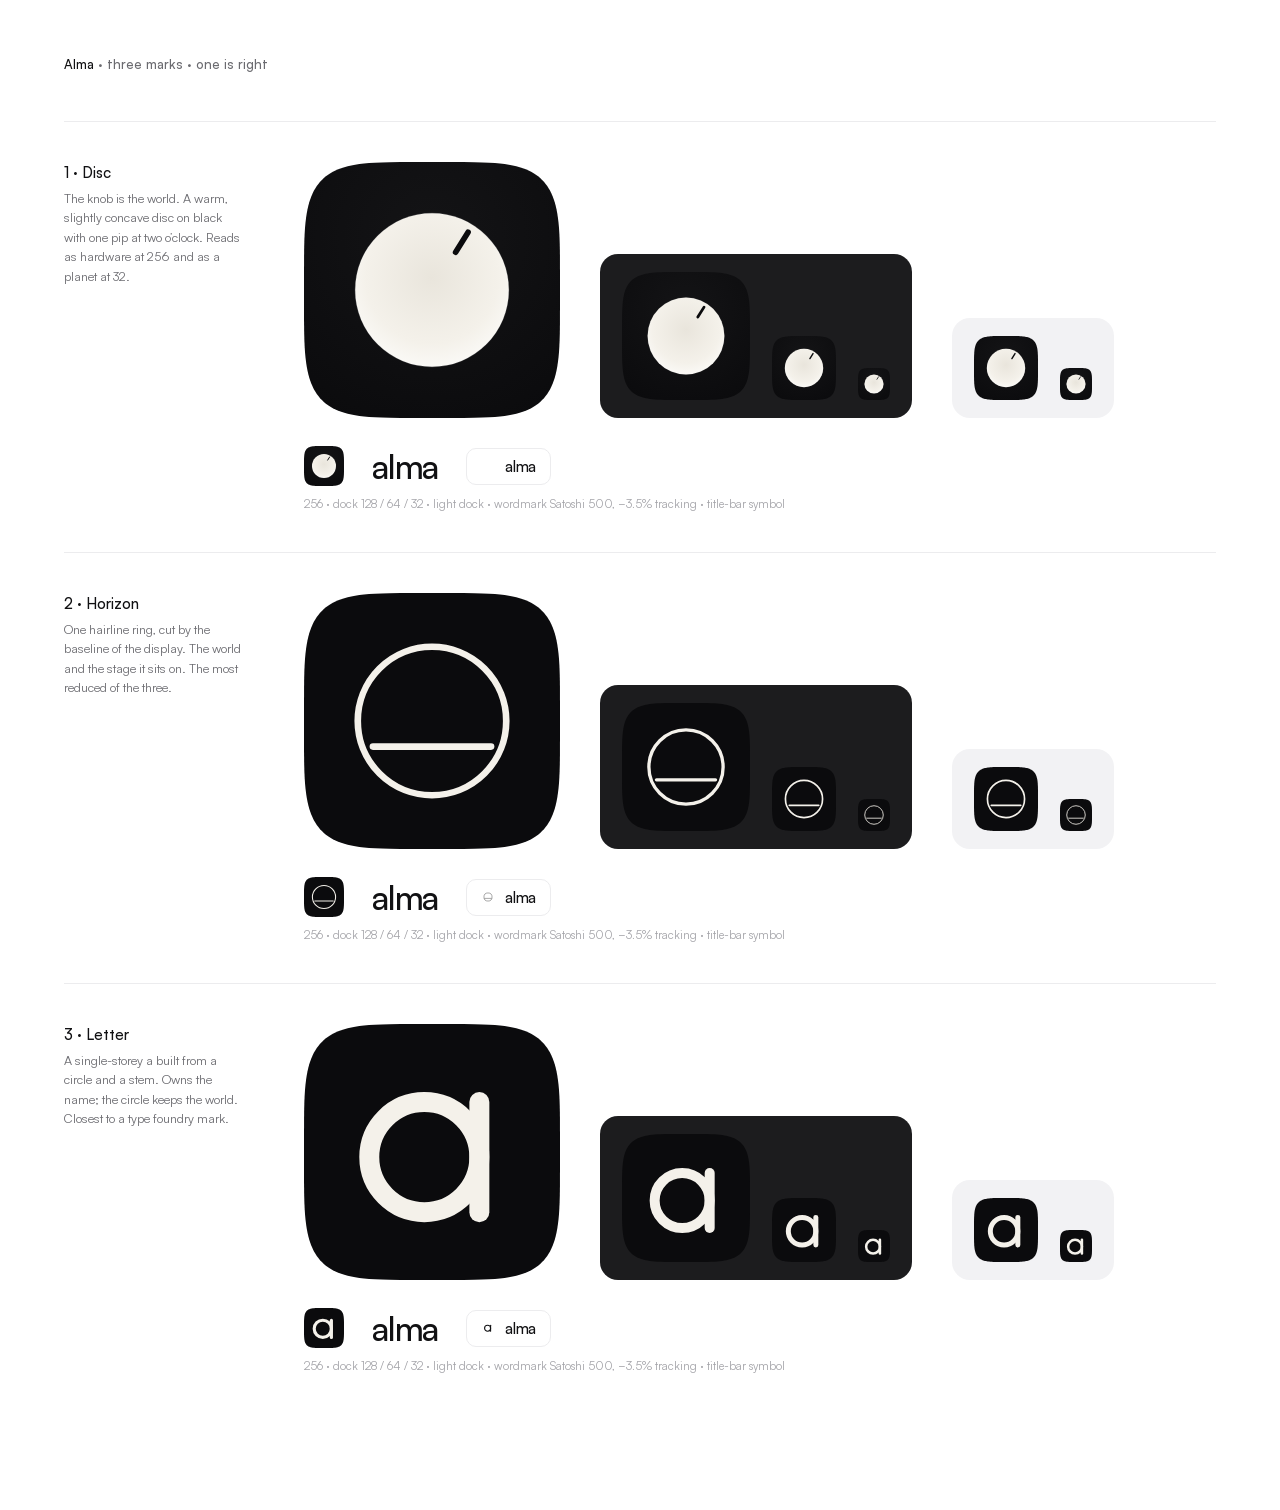
<file: flow/ui/brand.html>
<!doctype html>
<html lang="en">
<head>
<meta charset="utf-8">
<meta name="viewport" content="width=device-width,initial-scale=1">
<title>Alma — mark candidates</title>
<link rel="stylesheet" href="fonts/fonts.css">
<style>
  :root { --paper:#FFFFFF; --ink:#111113; --sec:#6B6B70; --mut:#A3A3A8; --line:#ECECEE; --canvas:#0B0B0D; --warm:#F4F1EA; }
  * { box-sizing:border-box; }
  html, body { margin:0; background:var(--paper); color:var(--ink); font-family:"Satoshi",sans-serif; -webkit-font-smoothing:antialiased; }
  body { padding:56px 64px 96px; }
  h1 { font-size:13px; font-weight:500; color:var(--sec); letter-spacing:0; margin:0 0 48px; }
  h1 b { color:var(--ink); font-weight:500; }
  .cand { display:grid; grid-template-columns:200px 1fr; gap:40px; padding:40px 0; border-top:1px solid var(--line); align-items:start; }
  .cand h2 { font-size:15px; font-weight:500; margin:0 0 6px; }
  .cand p { font-size:12.5px; color:var(--sec); line-height:1.55; margin:0; max-width:180px; }
  .row { display:flex; align-items:flex-end; gap:40px; flex-wrap:wrap; }
  .dock { display:flex; align-items:flex-end; gap:22px; padding:18px 22px; border-radius:18px; background:#1C1C1E; }
  .dock.light { background:#F2F2F4; }
  .ico { display:block; }
  .wm { display:flex; align-items:center; gap:28px; margin-top:28px; }
  .wordmark { font-size:34px; font-weight:500; letter-spacing:-0.035em; line-height:1; }
  .wordmark.sm { font-size:15px; letter-spacing:-0.02em; }
  .wordmark .dot { display:inline-block; width:.26em; height:.26em; border-radius:50%; background:currentColor; margin-left:.12em; vertical-align:baseline; }
  .tb { display:flex; align-items:center; gap:10px; padding:10px 14px; border:1px solid var(--line); border-radius:10px; }
  .tb .sym { width:14px; height:14px; }
  .note { font-size:11.5px; color:var(--mut); margin-top:10px; }
</style>
</head>
<body>
<h1><b>Alma</b> · three marks · one is right</h1>

<div class="cand" id="c1"></div>
<div class="cand" id="c2"></div>
<div class="cand" id="c3"></div>

<script>
// Apple-style squircle (superellipse) path for the icon body.
function squircle(size, n = 4.6, steps = 160) {
  const r = size / 2, pts = [];
  for (let i = 0; i < steps; i++) {
    const t = (i / steps) * Math.PI * 2, c = Math.cos(t), s = Math.sin(t);
    pts.push([r + Math.sign(c) * r * Math.pow(Math.abs(c), 2 / n), r + Math.sign(s) * r * Math.pow(Math.abs(s), 2 / n)]);
  }
  return 'M' + pts.map(p => p[0].toFixed(2) + ' ' + p[1].toFixed(2)).join('L') + 'Z';
}
const WARM = '#F4F1EA', CANVAS = '#0B0B0D';

// 1 · Disc — the knob, the world. A warm disc with a concave cap and one pip.
function disc(size, id) {
  const s = 1000, c = 500;
  return `<svg class="ico" width="${size}" height="${size}" viewBox="0 0 ${s} ${s}" xmlns="http://www.w3.org/2000/svg">
  <defs>
    <radialGradient id="${id}cap" cx="50%" cy="42%" r="60%"><stop offset="0" stop-color="#E9E5DC"/><stop offset=".72" stop-color="${WARM}"/><stop offset="1" stop-color="#FBFAF7"/></radialGradient>
    <radialGradient id="${id}bg" cx="50%" cy="30%" r="80%"><stop offset="0" stop-color="#141416"/><stop offset="1" stop-color="${CANVAS}"/></radialGradient>
  </defs>
  <path d="${squircle(s)}" fill="url(#${id}bg)"/>
  <circle cx="${c}" cy="${c}" r="300" fill="url(#${id}cap)"/>
  <circle cx="${c}" cy="${c}" r="300" fill="none" stroke="#FFFFFF" stroke-opacity=".35" stroke-width="2"/>
  <line x1="${c}" y1="${c - 300 + 34}" x2="${c}" y2="${c - 300 + 34 + 92}" stroke="${CANVAS}" stroke-width="22" stroke-linecap="round" transform="rotate(32 ${c} ${c})"/>
</svg>`;
}

// 2 · Horizon — a world drawn as one hairline ring, with the display's baseline running through it.
function horizon(size, id) {
  const s = 1000, c = 500, r = 290, y = 600, w = 26;
  const dx = Math.sqrt(r * r - (y - c) * (y - c)) - w * 1.6;
  return `<svg class="ico" width="${size}" height="${size}" viewBox="0 0 ${s} ${s}" xmlns="http://www.w3.org/2000/svg">
  <path d="${squircle(s)}" fill="${CANVAS}"/>
  <circle cx="${c}" cy="${c}" r="${r}" fill="none" stroke="${WARM}" stroke-width="${w}"/>
  <line x1="${c - dx}" y1="${y}" x2="${c + dx}" y2="${y}" stroke="${WARM}" stroke-width="${w}" stroke-linecap="round"/>
</svg>`;
}

// 3 · The letter — a geometric single-storey "a": a bowl and a stem, nothing else.
function letter(size, id) {
  const s = 1000;
  return `<svg class="ico" width="${size}" height="${size}" viewBox="0 0 ${s} ${s}" xmlns="http://www.w3.org/2000/svg">
  <path d="${squircle(s)}" fill="${CANVAS}"/>
  <circle cx="470" cy="520" r="215" fill="none" stroke="${WARM}" stroke-width="78"/>
  <line x1="685" y1="305" x2="685" y2="735" stroke="${WARM}" stroke-width="78" stroke-linecap="round"/>
</svg>`;
}

function mono(fn, size) { // 14px template symbol for the title bar: ink on paper
  return fn(size, 'm' + size).replace(/#F4F1EA|#E9E5DC|#FBFAF7/g, '#111113').replace(/fill="url\(#\w+\)"/g, 'fill="none"').replace(/fill="#0B0B0D"/g, 'fill="none"').replace(/stroke="#0B0B0D"/g, 'stroke="#FFFFFF"');
}

function block(el, title, text, fn, key) {
  el.innerHTML = `
    <div><h2>${title}</h2><p>${text}</p></div>
    <div>
      <div class="row">
        ${fn(256, key + 'a')}
        <div class="dock">${fn(128, key + 'b')}${fn(64, key + 'c')}${fn(32, key + 'd')}</div>
        <div class="dock light">${fn(64, key + 'e')}${fn(32, key + 'f')}</div>
      </div>
      <div class="wm">
        ${fn(40, key + 'g')}
        <span class="wordmark">alma</span>
        <span class="tb"><span class="sym">${mono(fn, 14)}</span><span class="wordmark sm">alma</span></span>
      </div>
      <div class="note">256 · dock 128 / 64 / 32 · light dock · wordmark Satoshi 500, −3.5% tracking · title-bar symbol</div>
    </div>`;
}
block(document.getElementById('c1'), '1 · Disc', 'The knob is the world. A warm, slightly concave disc on black with one pip at two o’clock. Reads as hardware at 256 and as a planet at 32.', disc, 'd');
block(document.getElementById('c2'), '2 · Horizon', 'One hairline ring, cut by the baseline of the display. The world and the stage it sits on. The most reduced of the three.', horizon, 'h');
block(document.getElementById('c3'), '3 · Letter', 'A single-storey a built from a circle and a stem. Owns the name; the circle keeps the world. Closest to a type foundry mark.', letter, 'l');
</script>
</body>
</html>
</file>
<file: flow/ui/fonts/fonts.css>
/* Satoshi (Fontshare, ITF Free Font License) */
@font-face { font-family: 'Satoshi'; font-style: normal; font-weight: 400; font-display: swap; src: url(satoshi-400.woff2) format('woff2'); }
@font-face { font-family: 'Satoshi'; font-style: normal; font-weight: 500; font-display: swap; src: url(satoshi-500.woff2) format('woff2'); }
@font-face { font-family: 'Satoshi'; font-style: normal; font-weight: 700; font-display: swap; src: url(satoshi-700.woff2) format('woff2'); }
</file>
<file: site/demo/fonts/fonts.css>
/* Satoshi (Fontshare, ITF Free Font License) */
@font-face { font-family: 'Satoshi'; font-style: normal; font-weight: 400; font-display: swap; src: url(satoshi-400.woff2) format('woff2'); }
@font-face { font-family: 'Satoshi'; font-style: normal; font-weight: 500; font-display: swap; src: url(satoshi-500.woff2) format('woff2'); }
@font-face { font-family: 'Satoshi'; font-style: normal; font-weight: 700; font-display: swap; src: url(satoshi-700.woff2) format('woff2'); }
</file>
